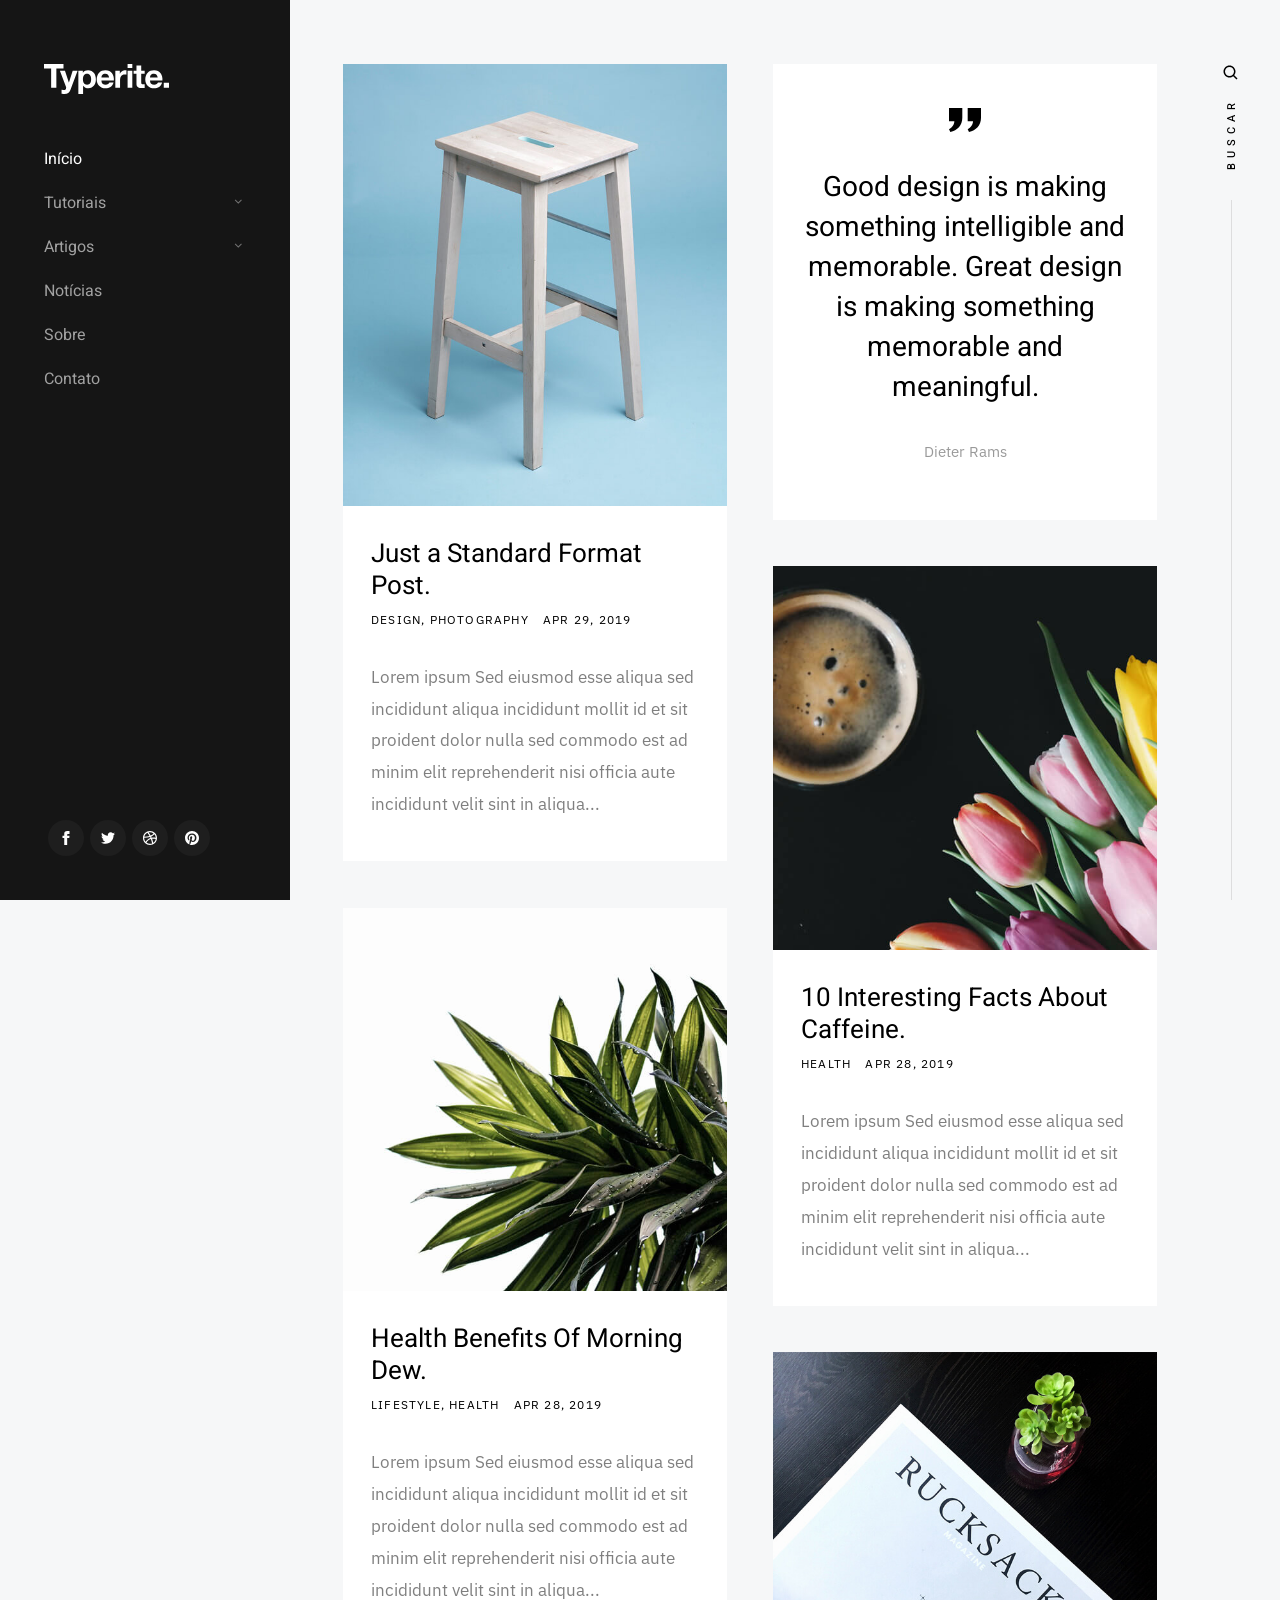
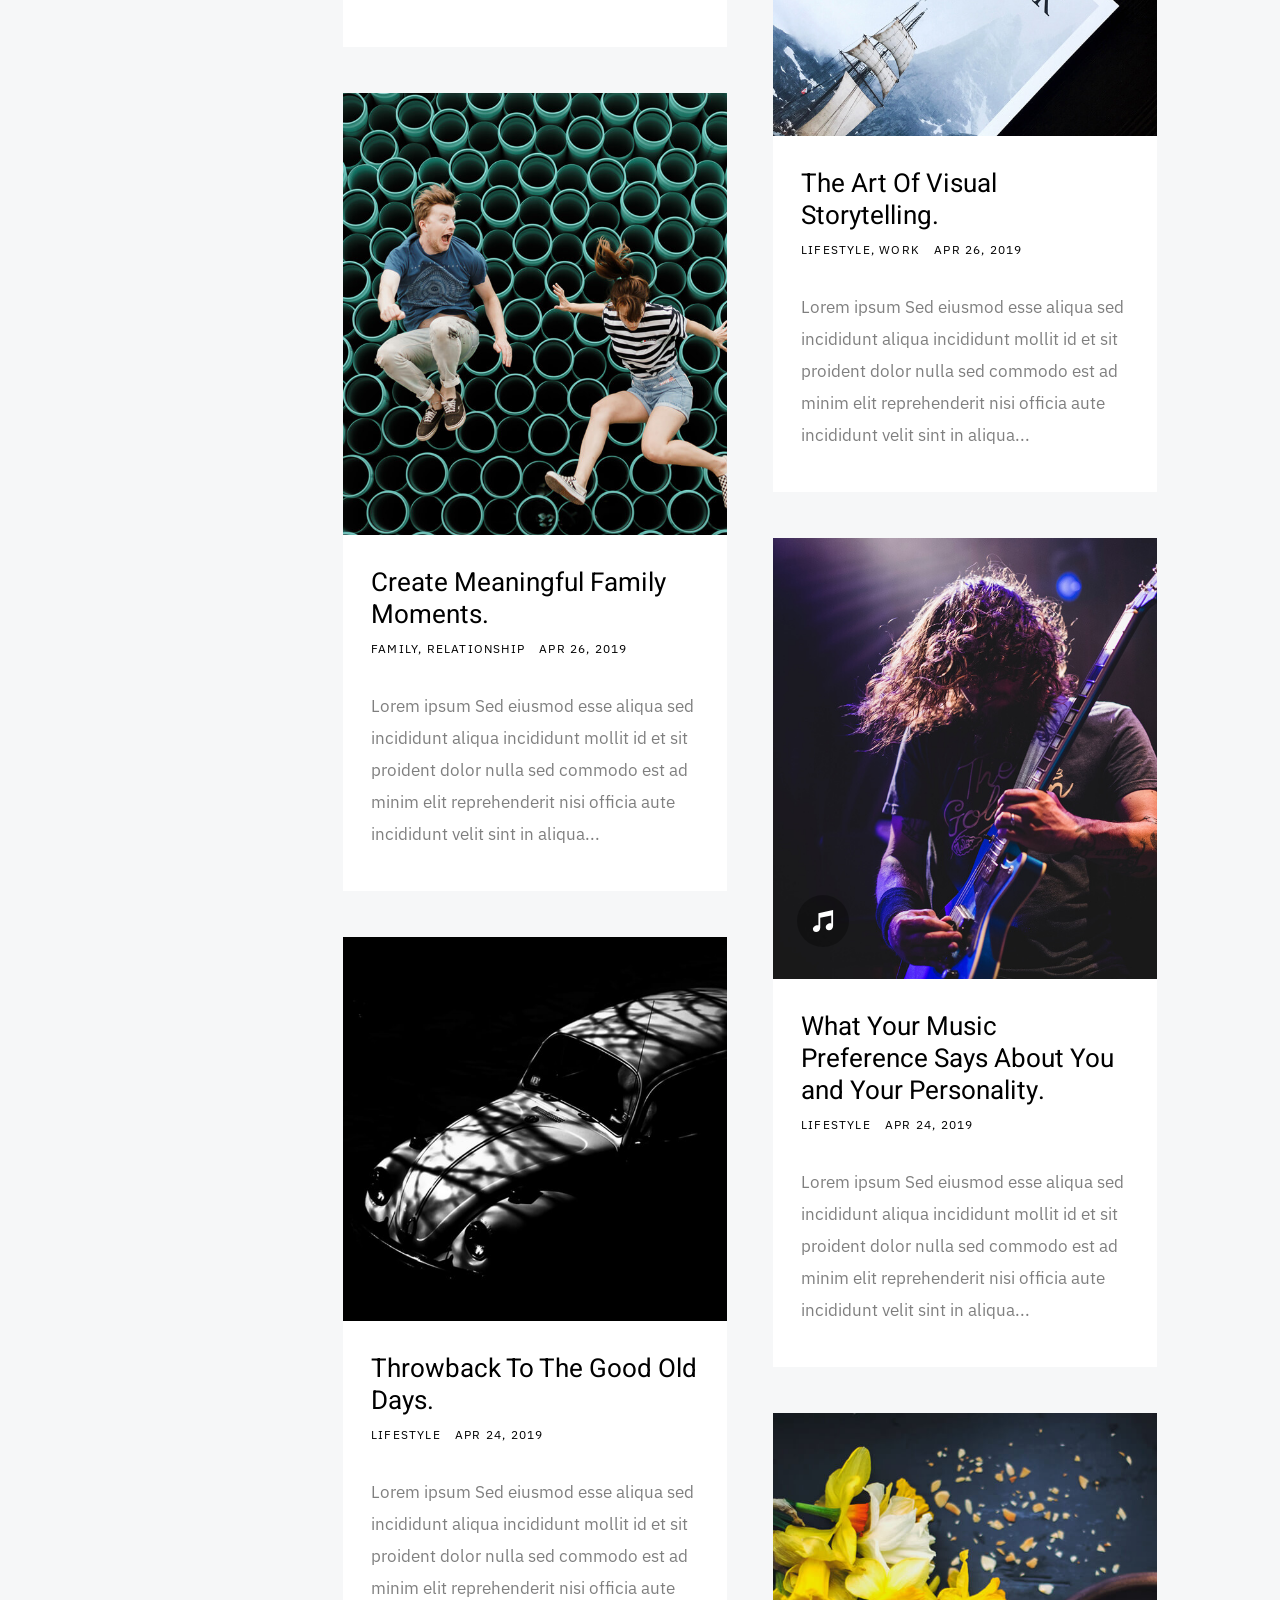
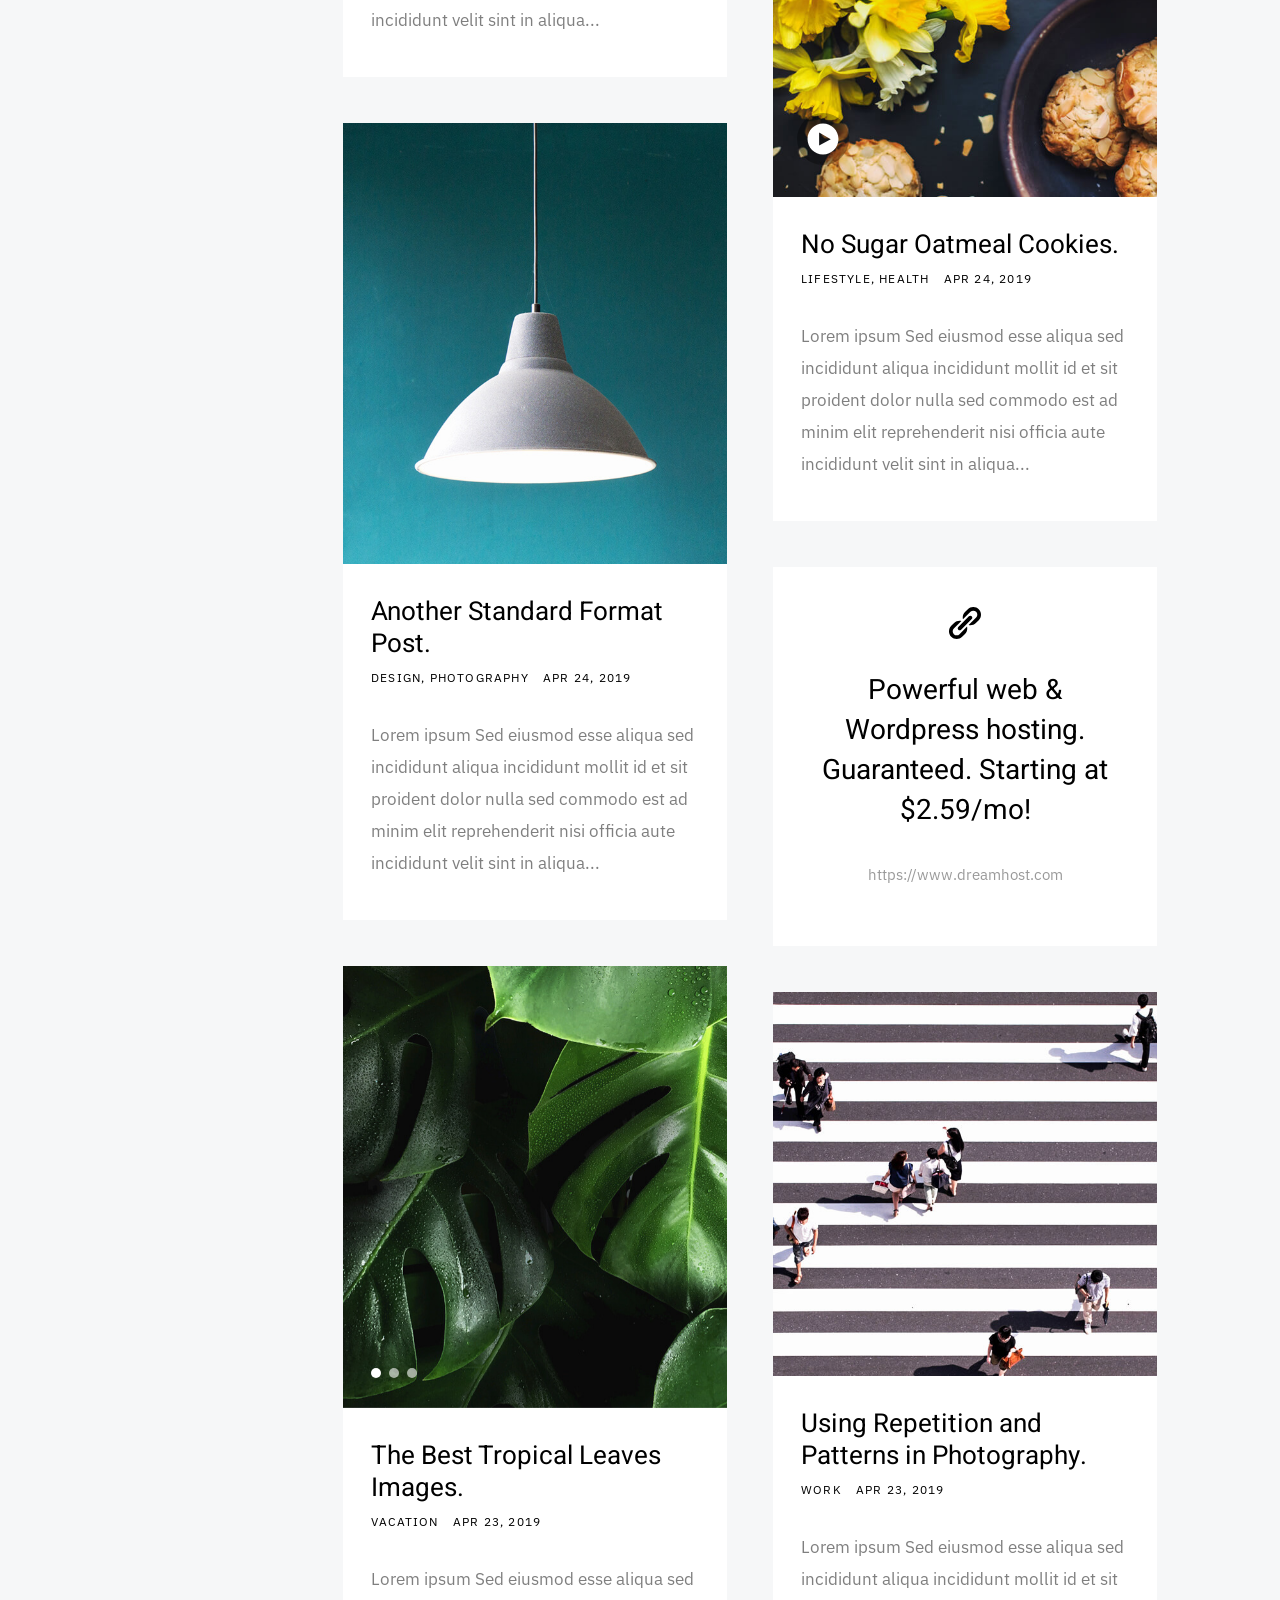
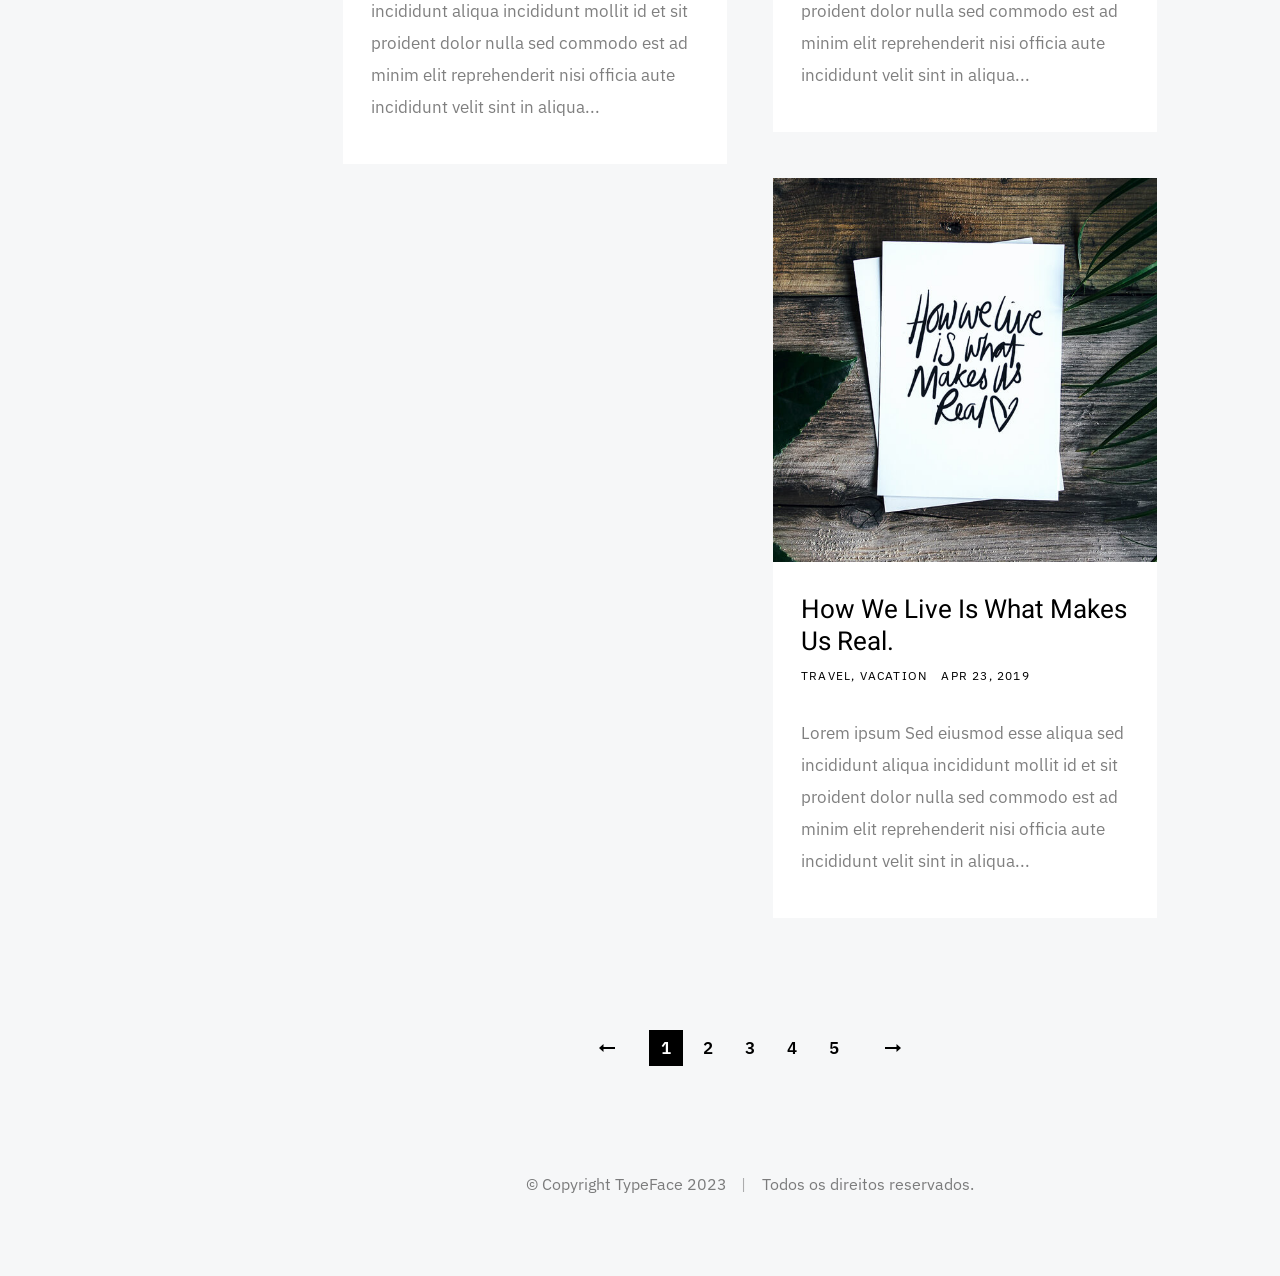
<file: index.html>
<!DOCTYPE html>
<html class="no-js" lang="pt-br">

  
<head>
  <!--- basic page needs
    ================================================== -->
  <meta charset="utf-8">
  <title>TypeFace - Explorando o Mundo da Computação</title>
  <meta name="description"
    content="Descubra o universo da computação com insights, tutoriais e notícias sobre tecnologia. Seja um entusiasta ou profissional de TI, nosso blog tem o conhecimento que você precisa!">
  <meta name="author" content="">

  <!-- mobile specific metas
    ================================================== -->
  <meta name="viewport" content="width=device-width, initial-scale=1">

  <!-- CSS
    ================================================== -->
  <link rel="stylesheet" href="css/base.css">
  <link rel="stylesheet" href="css/vendor.css">
  <link rel="stylesheet" href="css/main.css">

  <!-- script
    ================================================== -->
  <script src="js/modernizr.js"></script>

  <!-- favicons
    ================================================== -->
  <link rel="apple-touch-icon" sizes="180x180" href="images/favicon/apple-touch-icon.png">
  <link rel="icon" type="image/png" sizes="32x32" href="images/favicon/favicon-32x32.png">
  <link rel="icon" type="image/png" sizes="16x16" href="images/favicon/favicon-16x16.png">
  <link rel="manifest" href="site.webmanifest">
</head>

<body>
  <!-- preloader
    ================================================== -->
  <div id="preloader">
    <div id="loader" class="dots-fade">
      <div></div>
      <div></div>
      <div></div>
    </div>
  </div>

  <div id="top" class="s-wrap site-wrapper">
    <!-- site header
        ================================================== -->
    <header class="s-header">
      <div class="header__top">
        <div class="header__logo">
          <a class="site-logo" href="index.html">
            <img src="images/logo.svg" alt="Homepage">
          </a>
        </div>
      </div>
      <!-- end header__top -->

      <nav class="header__nav-wrap">
        <ul class="header__nav">
          <li class="current"><a href="index.html" title="">Início</a></li>
          <li class="has-children">
            <a href="#0" title="">Tutoriais</a>
            <ul class="sub-menu">
              <li><a href="#">DevOps</a></li>
              <li><a href="#">Front-end</a></li>
            </ul>
          </li>
          <li class="has-children">
            <a href="#0" title="">Artigos</a>
            <ul class="sub-menu">
              <li><a href="#">Programação</a></li>
              <li><a href="#">Inteligencia Artificial</a></li>
              <li><a href="#">Computação em Nuvem</a></li>
            </ul>
          </li>
          <li><a href="#" title="">Notícias</a></li>
          <li><a href="page-about.html" title="">Sobre</a></li>
          <li><a href="page-contact.html" title="">Contato</a></li>
        </ul>
        <!-- end header__nav -->

        <ul class="header__social">
          <li class="ss-facebook">
            <a href="#">
              <span class="screen-reader-text">Facebook</span>
            </a>
          </li>
          <li class="ss-twitter">
            <a href="#">
              <span class="screen-reader-text">Twitter</span>
            </a>
          </li>
          <li class="ss-dribbble">
            <a href="#">
              <span class="screen-reader-text">Dribbble</span>
            </a>
          </li>
          <li class="ss-pinterest">
            <a href="#">
              <span class="screen-reader-text">Behance</span>
            </a>
          </li>
        </ul>
      </nav>
      <!-- end header__nav-wrap -->

      <!-- menu toggle -->
      <a href="#0" class="header__menu-toggle">
        <span>Menu</span>
      </a>
    </header>
    <!-- end s-header -->

    <!-- search
        ================================================== -->
    <div class="s-search">
      <div class="search-block">
        <form role="search" method="get" class="search-form" action="#">
          <label>
            <span class="hide-content">Procurar:</span>
            <input type="search" class="search-field" placeholder="Digite paravras-chaves" value="" name="s"
              title="Digite paravras-chaves" autocomplete="off">
          </label>
          <input type="submit" class="search-submit" value="Search">
        </form>

        <a href="#0" title="Fechar pesquisa" class="search-close">Fechar</a>
      </div>
      <!-- end search-block -->

      <!-- search modal trigger -->
      <a href="#0" class="search-trigger" aria-label="Buscar">
        <svg xmlns="http://www.w3.org/2000/svg" width="24" height="24" viewBox="0 0 24 24"
          style="fill: rgba(0, 0, 0, 1); transform: ; -ms-filter: ">
          <path
            d="M10,18c1.846,0,3.543-0.635,4.897-1.688l4.396,4.396l1.414-1.414l-4.396-4.396C17.365,13.543,18,11.846,18,10 c0-4.411-3.589-8-8-8s-8,3.589-8,8S5.589,18,10,18z M10,4c3.309,0,6,2.691,6,6s-2.691,6-6,6s-6-2.691-6-6S6.691,4,10,4z">
          </path>
        </svg>
        <span>Buscar</span>
      </a>
      <span class="search-line"></span>
    </div>
    <!-- end s-search -->

    <!-- site content
        ================================================== -->
    <div class="s-content">
      <div class="masonry-wrap">
        <div class="masonry">
          <div class="grid-sizer"></div>

          <article class="masonry__brick entry format-standard animate-this">
            <div class="entry__thumb">
              <a href="single-standard.html" class="entry__thumb-link">
                <img src="images/thumbs/masonry/woodcraft-600.jpg" srcset="
                      images/thumbs/masonry/woodcraft-600.jpg  1x,
                      images/thumbs/masonry/woodcraft-1200.jpg 2x
                    " alt="">
              </a>
            </div>

            <div class="entry__text">
              <div class="entry__header">
                <h2 class="entry__title">
                  <a href="single-standard.html">Just a Standard Format Post.</a>
                </h2>
                <div class="entry__meta">
                  <span class="entry__meta-cat">
                    <a href="category.html">Design</a>
                    <a href="category.html">Photography</a>
                  </span>
                  <span class="entry__meta-date">
                    <a href="single-standard.html">Apr 29, 2019</a>
                  </span>
                </div>
              </div>
              <div class="entry__excerpt">
                <p>
                  Lorem ipsum Sed eiusmod esse aliqua sed incididunt aliqua
                  incididunt mollit id et sit proident dolor nulla sed commodo
                  est ad minim elit reprehenderit nisi officia aute incididunt
                  velit sint in aliqua...
                </p>
              </div>
            </div>
          </article>
          <!-- end article -->

          <article class="masonry__brick entry format-quote animate-this">
            <div class="entry__thumb">
              <blockquote>
                <p>
                  Good design is making something intelligible and memorable.
                  Great design is making something memorable and meaningful.
                </p>

                <cite>Dieter Rams</cite>
              </blockquote>
            </div>
          </article>
          <!-- end article -->

          <article class="masonry__brick entry format-standard animate-this">
            <div class="entry__thumb">
              <a href="single-standard.html" class="entry__thumb-link">
                <img src="images/thumbs/masonry/tulips-600.jpg" srcset="
                      images/thumbs/masonry/tulips-600.jpg  1x,
                      images/thumbs/masonry/tulips-1200.jpg 2x
                    " alt="">
              </a>
            </div>

            <div class="entry__text">
              <div class="entry__header">
                <h2 class="entry__title">
                  <a href="single-standard.html">10 Interesting Facts About Caffeine.</a>
                </h2>
                <div class="entry__meta">
                  <span class="entry__meta-cat">
                    <a href="category.html">Health</a>
                  </span>
                  <span class="entry__meta-date">
                    <a href="single-standard.html">Apr 28, 2019</a>
                  </span>
                </div>
              </div>
              <div class="entry__excerpt">
                <p>
                  Lorem ipsum Sed eiusmod esse aliqua sed incididunt aliqua
                  incididunt mollit id et sit proident dolor nulla sed commodo
                  est ad minim elit reprehenderit nisi officia aute incididunt
                  velit sint in aliqua...
                </p>
              </div>
            </div>
          </article>
          <!-- end article -->

          <article class="masonry__brick entry format-standard animate-this">
            <div class="entry__thumb">
              <a href="single-standard.html" class="entry__thumb-link">
                <img src="images/thumbs/masonry/dew-600.jpg" srcset="
                      images/thumbs/masonry/dew-600.jpg  1x,
                      images/thumbs/masonry/dew-1200.jpg 2x
                    " alt="">
              </a>
            </div>

            <div class="entry__text">
              <div class="entry__header">
                <h2 class="entry__title">
                  <a href="single-standard.html">Health Benefits Of Morning Dew.</a>
                </h2>
                <div class="entry__meta">
                  <span class="entry__meta-cat">
                    <a href="category.html">Lifestyle</a>
                    <a href="category.html">Health</a>
                  </span>
                  <span class="entry__meta-date">
                    <a href="single-standard.html">Apr 28, 2019</a>
                  </span>
                </div>
              </div>
              <div class="entry__excerpt">
                <p>
                  Lorem ipsum Sed eiusmod esse aliqua sed incididunt aliqua
                  incididunt mollit id et sit proident dolor nulla sed commodo
                  est ad minim elit reprehenderit nisi officia aute incididunt
                  velit sint in aliqua...
                </p>
              </div>
            </div>
          </article>
          <!-- end article -->

          <article class="masonry__brick entry format-standard animate-this">
            <div class="entry__thumb">
              <a href="single-standard.html" class="entry__thumb-link">
                <img src="images/thumbs/masonry/rucksack-600.jpg" srcset="
                      images/thumbs/masonry/rucksack-600.jpg  1x,
                      images/thumbs/masonry/rucksack-1200.jpg 2x
                    " alt="">
              </a>
            </div>

            <div class="entry__text">
              <div class="entry__header">
                <h2 class="entry__title">
                  <a href="single-standard.html">The Art Of Visual Storytelling.</a>
                </h2>

                <div class="entry__meta">
                  <span class="entry__meta-cat">
                    <a href="category.html">Lifestyle</a>
                    <a href="category.html">Work</a>
                  </span>
                  <span class="entry__meta-date">
                    <a href="single-standard.html">Apr 26, 2019</a>
                  </span>
                </div>
              </div>
              <div class="entry__excerpt">
                <p>
                  Lorem ipsum Sed eiusmod esse aliqua sed incididunt aliqua
                  incididunt mollit id et sit proident dolor nulla sed commodo
                  est ad minim elit reprehenderit nisi officia aute incididunt
                  velit sint in aliqua...
                </p>
              </div>
            </div>
          </article>
          <!-- end article -->

          <article class="masonry__brick entry format-standard animate-this">
            <div class="entry__thumb">
              <a href="single-standard.html" class="entry__thumb-link">
                <img src="images/thumbs/masonry/jump-600.jpg" srcset="
                      images/thumbs/masonry/jump-600.jpg  1x,
                      images/thumbs/masonry/jump-1200.jpg 2x
                    " alt="">
              </a>
            </div>

            <div class="entry__text">
              <div class="entry__header">
                <h2 class="entry__title">
                  <a href="single-standard.html">Create Meaningful Family Moments.</a>
                </h2>
                <div class="entry__meta">
                  <span class="entry__meta-cat">
                    <a href="category.html">Family</a>
                    <a href="category.html">Relationship</a>
                  </span>
                  <span class="entry__meta-date">
                    <a href="single-standard.html">Apr 26, 2019</a>
                  </span>
                </div>
              </div>
              <div class="entry__excerpt">
                <p>
                  Lorem ipsum Sed eiusmod esse aliqua sed incididunt aliqua
                  incididunt mollit id et sit proident dolor nulla sed commodo
                  est ad minim elit reprehenderit nisi officia aute incididunt
                  velit sint in aliqua...
                </p>
              </div>
            </div>
          </article>
          <!-- end article -->

          <article class="masonry__brick entry format-audio animate-this">
            <div class="entry__thumb">
              <a href="single-audio.html" class="entry__thumb-link">
                <img src="images/thumbs/masonry/guitarist-600.jpg" srcset="
                      images/thumbs/masonry/guitarist-600.jpg  1x,
                      images/thumbs/masonry/guitarist-1200.jpg 2x
                    " alt="">
              </a>
            </div>

            <div class="entry__text">
              <div class="entry__header">
                <h2 class="entry__title">
                  <a href="single-audio.html">What Your Music Preference Says About You and Your
                    Personality.</a>
                </h2>
                <div class="entry__meta">
                  <span class="entry__meta-cat">
                    <a href="category.html">Lifestyle</a>
                  </span>
                  <span class="entry__meta-date">
                    <a href="single-standard.html">Apr 24, 2019</a>
                  </span>
                </div>
              </div>
              <div class="entry__excerpt">
                <p>
                  Lorem ipsum Sed eiusmod esse aliqua sed incididunt aliqua
                  incididunt mollit id et sit proident dolor nulla sed commodo
                  est ad minim elit reprehenderit nisi officia aute incididunt
                  velit sint in aliqua...
                </p>
              </div>
            </div>
          </article>
          <!-- end article -->

          <article class="masonry__brick entry format-standard animate-this">
            <div class="entry__thumb">
              <a href="single-standard.html" class="entry__thumb-link">
                <img src="images/thumbs/masonry/beetle-600.jpg" srcset="
                      images/thumbs/masonry/beetle-600.jpg  1x,
                      images/thumbs/masonry/beetle-1200.jpg 2x
                    " alt="">
              </a>
            </div>

            <div class="entry__text">
              <div class="entry__header">
                <h2 class="entry__title">
                  <a href="single-standard.html">Throwback To The Good Old Days.</a>
                </h2>
                <div class="entry__meta">
                  <span class="entry__meta-cat">
                    <a href="category.html">Lifestyle</a>
                  </span>
                  <span class="entry__meta-date">
                    <a href="single-standard.html">Apr 24, 2019</a>
                  </span>
                </div>
              </div>
              <div class="entry__excerpt">
                <p>
                  Lorem ipsum Sed eiusmod esse aliqua sed incididunt aliqua
                  incididunt mollit id et sit proident dolor nulla sed commodo
                  est ad minim elit reprehenderit nisi officia aute incididunt
                  velit sint in aliqua...
                </p>
              </div>
            </div>
          </article>
          <!-- end article -->

          <article class="masonry__brick entry format-video animate-this">
            <div class="entry__thumb video-image">
              <a href="https://player.vimeo.com/video/117310401?color=339989&title=0&byline=0&portrait=0" data-lity
                class="entry__thumb-link">
                <img src="images/thumbs/masonry/cookies-600.jpg" srcset="
                      images/thumbs/masonry/cookies-600.jpg  1x,
                      images/thumbs/masonry/cookies-1200.jpg 2x
                    " alt="">
              </a>
            </div>

            <div class="entry__text">
              <div class="entry__header">
                <h2 class="entry__title">
                  <a href="single-video.html">No Sugar Oatmeal Cookies.</a>
                </h2>
                <div class="entry__meta">
                  <span class="entry__meta-cat">
                    <a href="category.html">Lifestyle</a>
                    <a href="category.html">Health</a>
                  </span>
                  <span class="entry__meta-date">
                    <a href="single-standard.html">Apr 24, 2019</a>
                  </span>
                </div>
              </div>
              <div class="entry__excerpt">
                <p>
                  Lorem ipsum Sed eiusmod esse aliqua sed incididunt aliqua
                  incididunt mollit id et sit proident dolor nulla sed commodo
                  est ad minim elit reprehenderit nisi officia aute incididunt
                  velit sint in aliqua...
                </p>
              </div>
            </div>
          </article>
          <!-- end article -->

          <article class="masonry__brick entry format-standard animate-this">
            <div class="entry__thumb">
              <a href="single-standard.html" class="entry__thumb-link">
                <img src="images/thumbs/masonry/lamp-600.jpg" srcset="
                      images/thumbs/masonry/lamp-600.jpg  1x,
                      images/thumbs/masonry/lamp-1200.jpg 2x
                    " alt="">
              </a>
            </div>

            <div class="entry__text">
              <div class="entry__header">
                <h2 class="entry__title">
                  <a href="single-standard.html">Another Standard Format Post.</a>
                </h2>
                <div class="entry__meta">
                  <span class="entry__meta-cat">
                    <a href="category.html">Design</a>
                    <a href="category.html">Photography</a>
                  </span>
                  <span class="entry__meta-date">
                    <a href="single-standard.html">Apr 24, 2019</a>
                  </span>
                </div>
              </div>
              <div class="entry__excerpt">
                <p>
                  Lorem ipsum Sed eiusmod esse aliqua sed incididunt aliqua
                  incididunt mollit id et sit proident dolor nulla sed commodo
                  est ad minim elit reprehenderit nisi officia aute incididunt
                  velit sint in aliqua...
                </p>
              </div>
            </div>
          </article>
          <!-- end article -->

          <article class="masonry__brick entry format-link animate-this">
            <div class="entry__thumb">
              <div class="link-wrap">
                <h2>
                  Powerful web & Wordpress hosting. Guaranteed. Starting at
                  $2.59/mo!
                </h2>
                <cite>
                  <a target="_blank" href="https://www.dreamhost.com/r.cgi?287326">https://www.dreamhost.com</a>
                </cite>
              </div>
            </div>
          </article>
          <!-- end article -->

          <article class="masonry__brick entry format-gallery animate-this">
            <div class="entry__thumb slider">
              <div class="slider__slides">
                <div class="slider__slide">
                  <img src="images/thumbs/masonry/gallery/slide-1-600.jpg" srcset="
                        images/thumbs/masonry/gallery/slide-1-600.jpg  1x,
                        images/thumbs/masonry/gallery/slide-1-1200.jpg 2x
                      " alt="">
                </div>
                <div class="slider__slide">
                  <img src="images/thumbs/masonry/gallery/slide-2-600.jpg" srcset="
                        images/thumbs/masonry/gallery/slide-2-600.jpg  1x,
                        images/thumbs/masonry/gallery/slide-2-1200.jpg 2x
                      " alt="">
                </div>
                <div class="slider__slide">
                  <img src="images/thumbs/masonry/gallery/slide-3-600.jpg" srcset="
                        images/thumbs/masonry/gallery/slide-3-600.jpg  1x,
                        images/thumbs/masonry/gallery/slide-3-1200.jpg 2x
                      " alt="">
                </div>
              </div>
            </div>

            <div class="entry__text">
              <div class="entry__header">
                <h2 class="entry__title">
                  <a href="single-gallery.html">The Best Tropical Leaves Images.</a>
                </h2>
                <div class="entry__meta">
                  <span class="entry__meta-cat">
                    <a href="category.html">Vacation</a>
                  </span>
                  <span class="entry__meta-date">
                    <a href="single-standard.html">Apr 23, 2019</a>
                  </span>
                </div>
              </div>
              <div class="entry__excerpt">
                <p>
                  Lorem ipsum Sed eiusmod esse aliqua sed incididunt aliqua
                  incididunt mollit id et sit proident dolor nulla sed commodo
                  est ad minim elit reprehenderit nisi officia aute incididunt
                  velit sint in aliqua...
                </p>
              </div>
            </div>
          </article>
          <!-- end article -->

          <article class="masonry__brick entry format-standard animate-this">
            <div class="entry__thumb">
              <a href="single-standard.html" class="entry__thumb-link">
                <img src="images/thumbs/masonry/walk-600.jpg" srcset="
                      images/thumbs/masonry/walk-600.jpg  1x,
                      images/thumbs/masonry/walk-1200.jpg 2x
                    " alt="">
              </a>
            </div>

            <div class="entry__text">
              <div class="entry__header">
                <h2 class="entry__title">
                  <a href="single-standard.html">Using Repetition and Patterns in Photography.</a>
                </h2>
                <div class="entry__meta">
                  <span class="entry__meta-cat">
                    <a href="category.html">Work</a>
                  </span>
                  <span class="entry__meta-date">
                    <a href="single-standard.html">Apr 23, 2019</a>
                  </span>
                </div>
              </div>
              <div class="entry__excerpt">
                <p>
                  Lorem ipsum Sed eiusmod esse aliqua sed incididunt aliqua
                  incididunt mollit id et sit proident dolor nulla sed commodo
                  est ad minim elit reprehenderit nisi officia aute incididunt
                  velit sint in aliqua...
                </p>
              </div>
            </div>
          </article>
          <!-- end article -->

          <article class="masonry__brick entry format-standard animate-this">
            <div class="entry__thumb">
              <a href="single-standard.html" class="entry__thumb-link">
                <img src="images/thumbs/masonry/real-600.jpg" srcset="
                      images/thumbs/masonry/real-600.jpg  1x,
                      images/thumbs/masonry/real-1200.jpg 2x
                    " alt="">
              </a>
            </div>

            <div class="entry__text">
              <div class="entry__header">
                <h2 class="entry__title">
                  <a href="single-standard.html">How We Live Is What Makes Us Real.</a>
                </h2>
                <div class="entry__meta">
                  <span class="entry__meta-cat">
                    <a href="category.html">Travel</a>
                    <a href="category.html">Vacation</a>
                  </span>
                  <span class="entry__meta-date">
                    <a href="single-standard.html">Apr 23, 2019</a>
                  </span>
                </div>
              </div>
              <div class="entry__excerpt">
                <p>
                  Lorem ipsum Sed eiusmod esse aliqua sed incididunt aliqua
                  incididunt mollit id et sit proident dolor nulla sed commodo
                  est ad minim elit reprehenderit nisi officia aute incididunt
                  velit sint in aliqua...
                </p>
              </div>
            </div>
          </article>
          <!-- end article -->
        </div>
        <!-- end masonry -->
      </div>
      <!-- end masonry-wrap -->

      <div class="row">
        <div class="column large-full">
          <nav class="pgn">
            <ul>
              <li><a class="pgn__prev" href="#0">Prev</a></li>
              <li><a class="pgn__num current" href="#0">1</a></li>
              <li><span class="pgn__num">2</span></li>
              <li><a class="pgn__num" href="#0">3</a></li>
              <li><a class="pgn__num" href="#0">4</a></li>
              <li><a class="pgn__num" href="#0">5</a></li>
              <!--  <li><span class="pgn__num dots">…</span></li>  -->
              <li><a class="pgn__next" href="#0">Next</a></li>
            </ul>
          </nav>
        </div>
      </div>
    </div>
    <!-- end s-content -->

    <!-- footer
        ================================================== -->
    <footer class="s-footer">
      <div class="row">
        <div class="column large-full footer__content">
          <div class="footer__copyright">
            <span>© Copyright TypeFace 2023</span>
            <span>Todos os direitos reservados.</span>
          </div>
        </div>
      </div>

      <div class="go-top">
        <a class="smoothscroll" title="Back to Top" href="#top"></a>
      </div>
    </footer>
  </div>
  <!-- end s-wrap -->

  <!-- Java Script
    ================================================== -->
  <script src="js/jquery-3.2.1.min.js"></script>
  <script src="js/plugins.js"></script>
  <script src="js/main.js"></script>
</body>

</html>
</file>
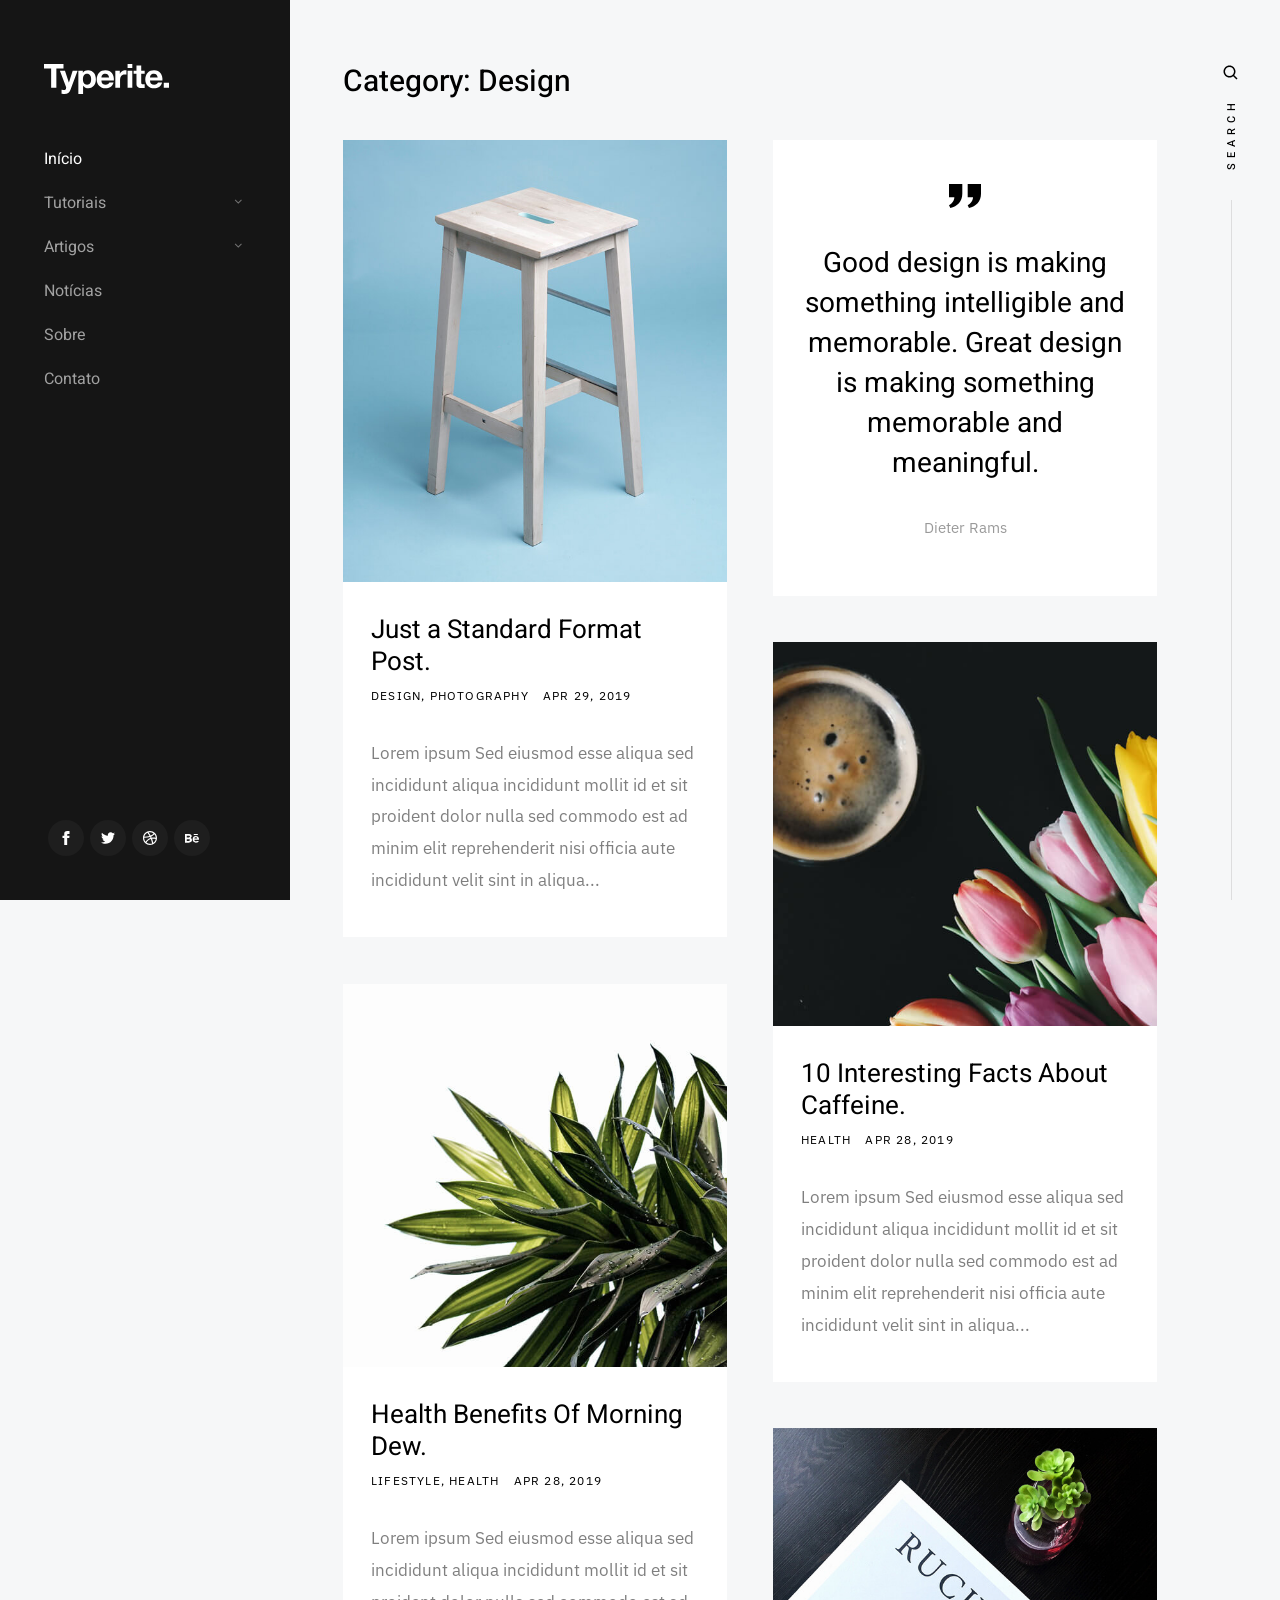
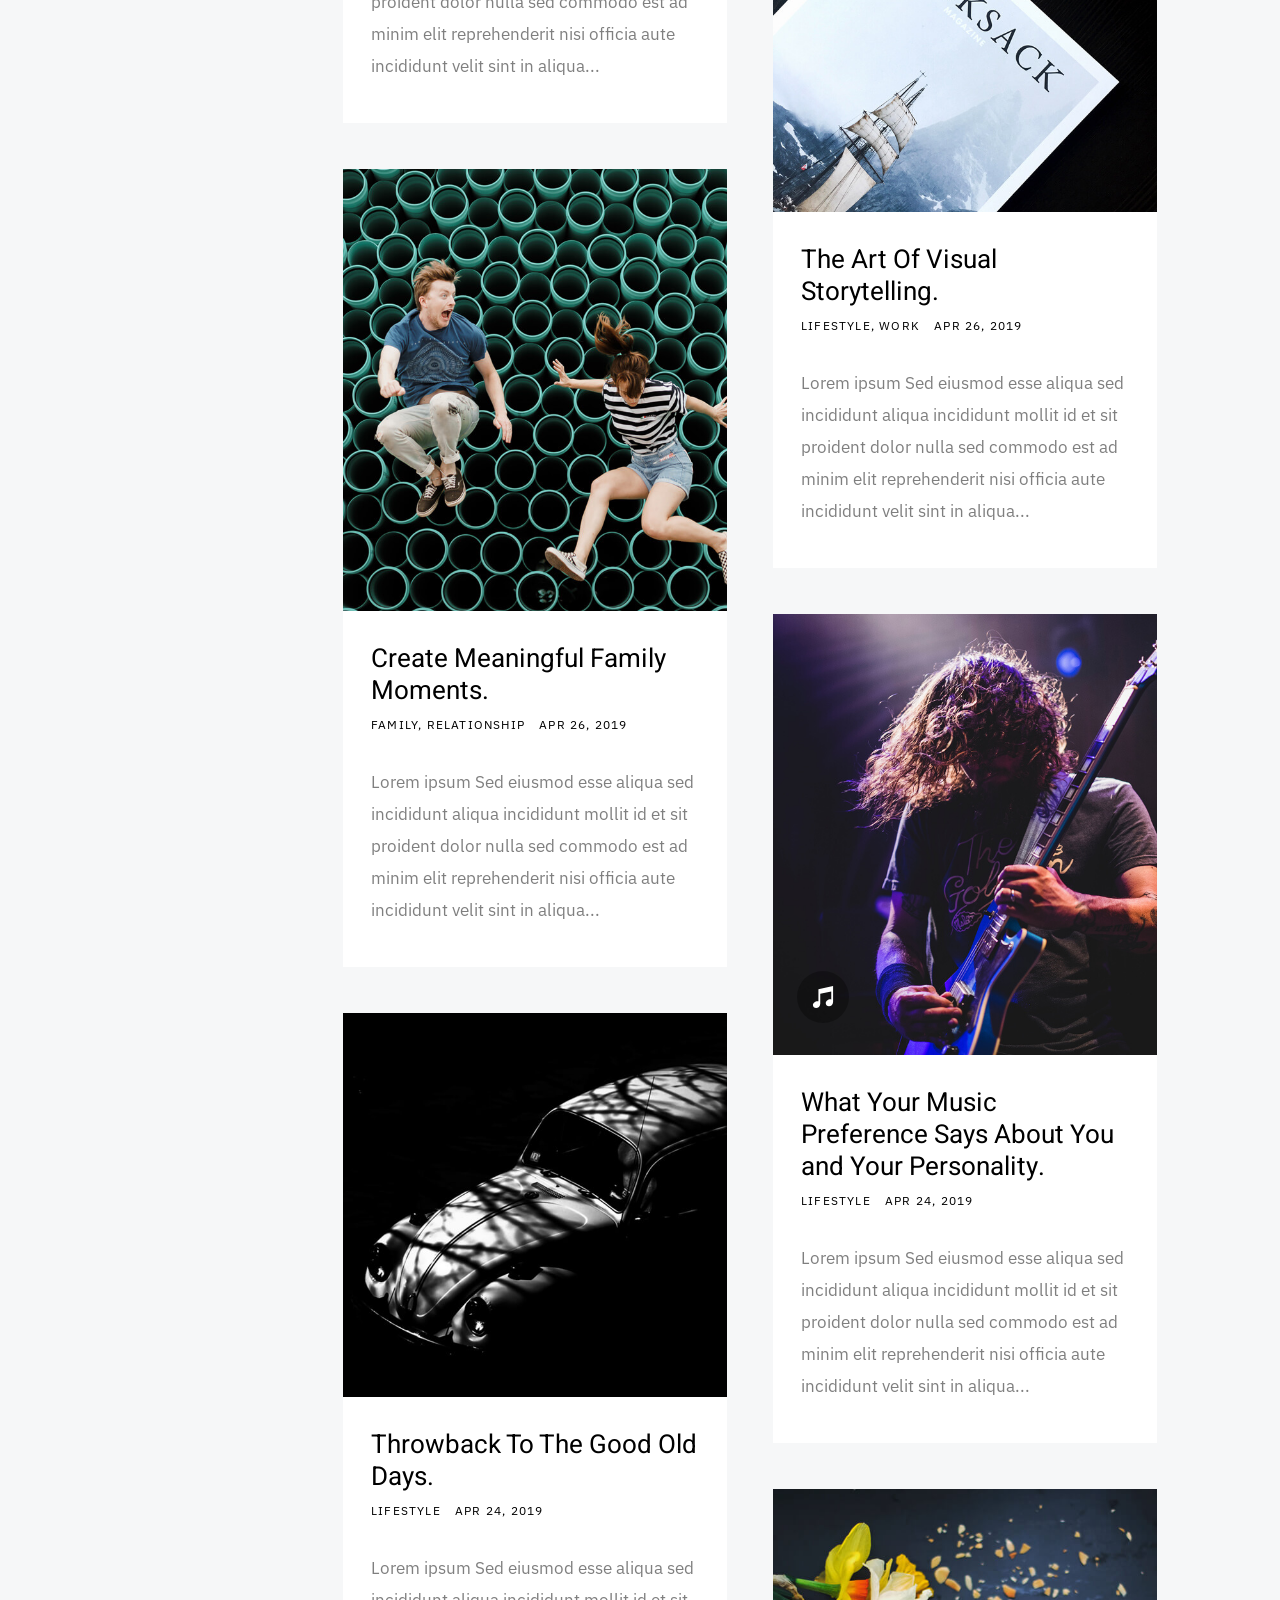
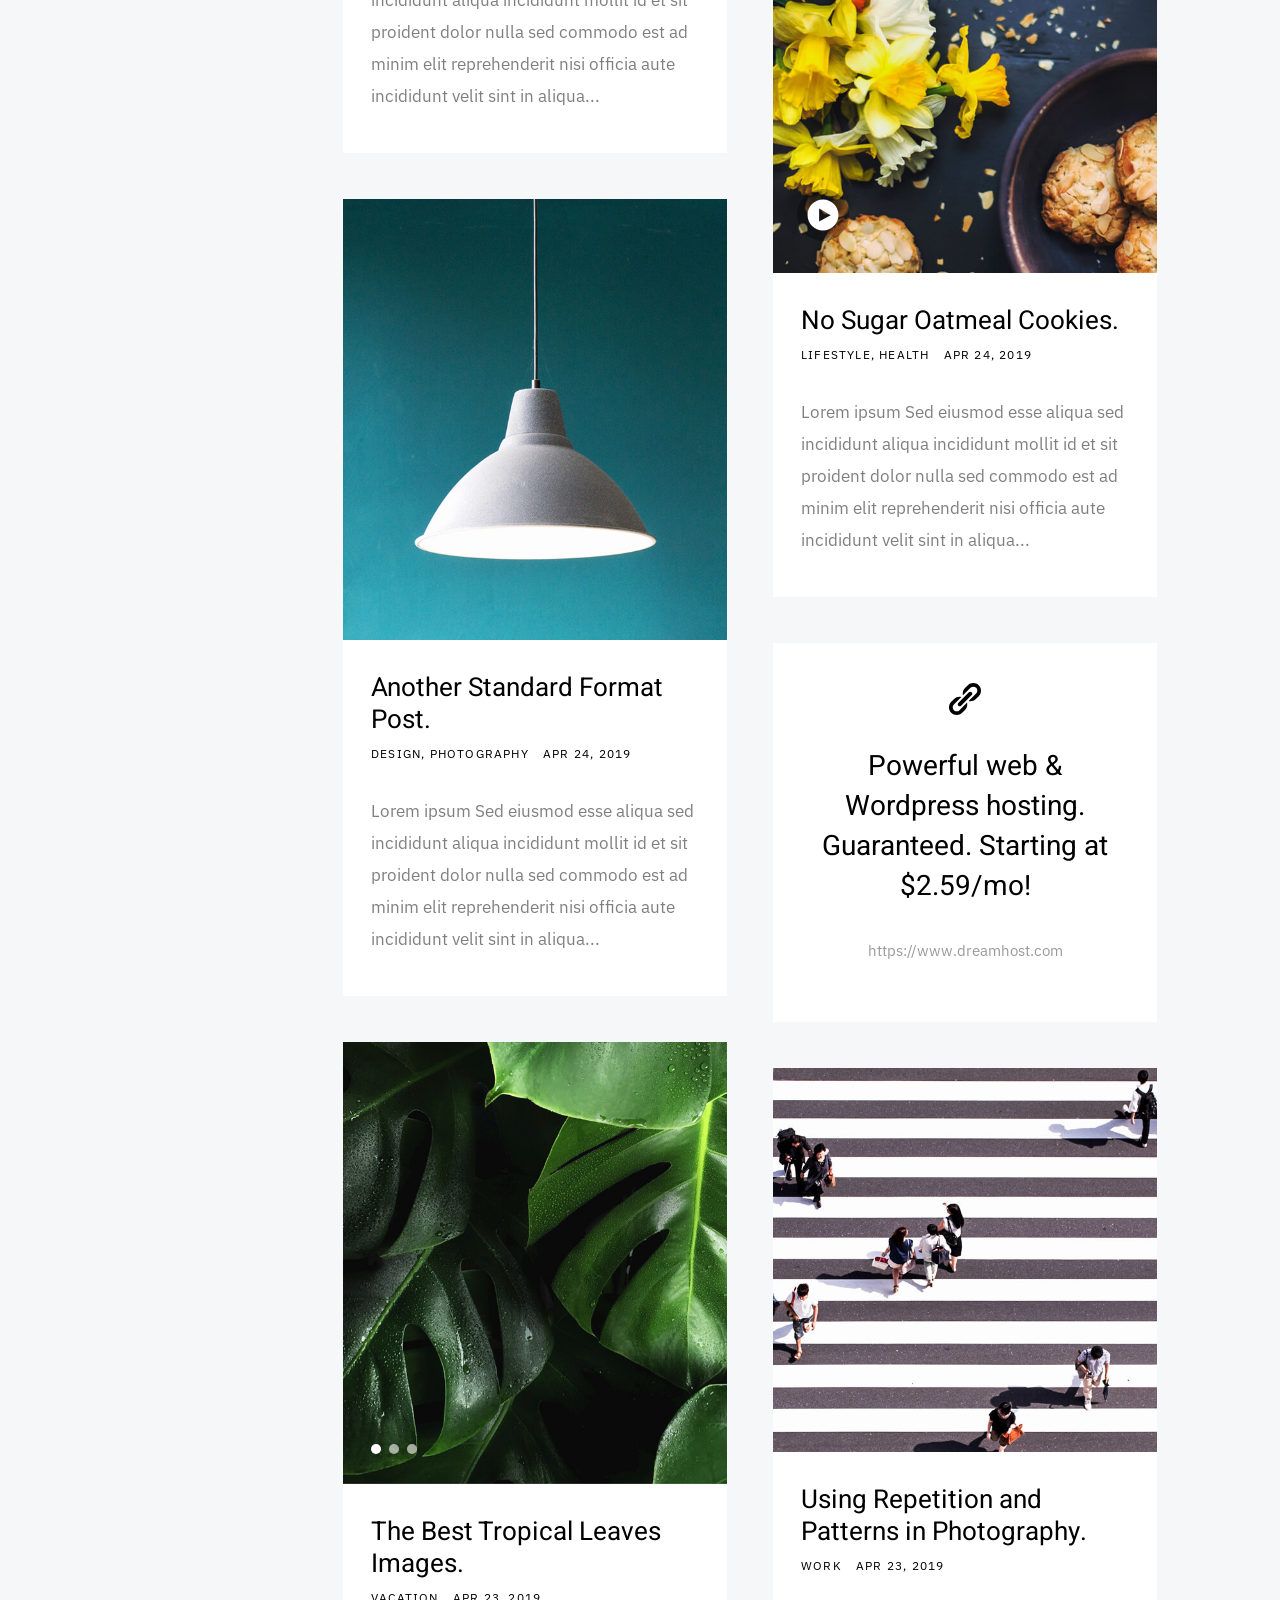
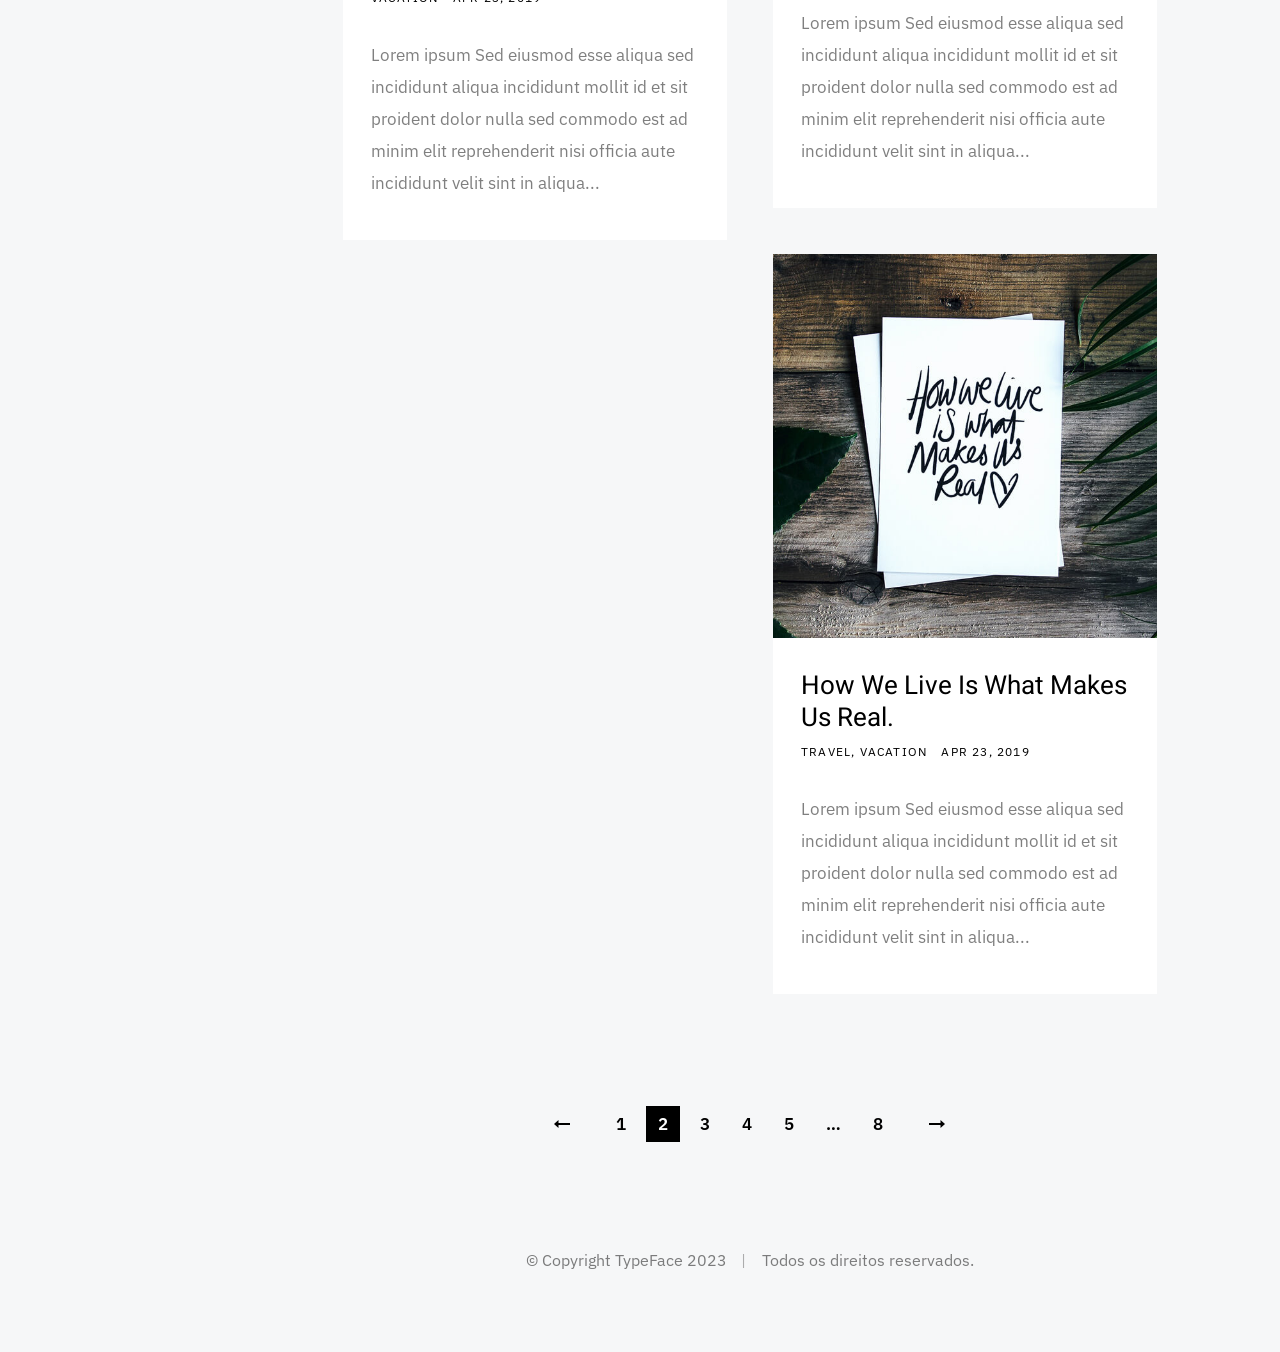
<file: category.html>
<!DOCTYPE html>
<html class="no-js" lang="pt-br">

<head>
  <!--- basic page needs
    ================================================== -->
  <meta charset="utf-8">
  <title>Categories - TypeFace</title>
  <meta name="description" content="">
  <meta name="author" content="">

  <!-- mobile specific metas
    ================================================== -->
  <meta name="viewport" content="width=device-width, initial-scale=1">

  <!-- CSS
    ================================================== -->
  <link rel="stylesheet" href="css/base.css">
  <link rel="stylesheet" href="css/vendor.css">
  <link rel="stylesheet" href="css/main.css">

  <!-- script
    ================================================== -->
  <script src="js/modernizr.js"></script>

  <!-- favicons
    ================================================== -->
  <link rel="apple-touch-icon" sizes="180x180" href="images/favicon/apple-touch-icon.png">
  <link rel="icon" type="image/png" sizes="32x32" href="images/favicon/favicon-32x32.png">
  <link rel="icon" type="image/png" sizes="16x16" href="images/favicon/favicon-16x16.png">
  <link rel="manifest" href="site.webmanifest">
</head>

<body>
  <!-- preloader
    ================================================== -->
  <div id="preloader">
    <div id="loader" class="dots-fade">
      <div></div>
      <div></div>
      <div></div>
    </div>
  </div>

  <div id="top" class="s-wrap site-wrapper">
    <!-- site header
        ================================================== -->
    <header class="s-header">
      <div class="header__top">
        <div class="header__logo">
          <a class="site-logo" href="index.html">
            <img src="images/logo.svg" alt="Homepage">
          </a>
        </div>
      </div>
      <!-- end header__top -->

      <nav class="header__nav-wrap">
        <ul class="header__nav">
          <li class="current"><a href="index.html" title="">Início</a></li>
          <li class="has-children">
            <a href="#0" title="">Tutoriais</a>
            <ul class="sub-menu">
              <li><a href="#">DevOps</a></li>
              <li><a href="#">Front-end</a></li>
            </ul>
          </li>
          <li class="has-children">
            <a href="#0" title="">Artigos</a>
            <ul class="sub-menu">
              <li><a href="#">Programação</a></li>
              <li><a href="#">Inteligencia Artificial</a></li>
              <li><a href="#">Computação em Nuvem</a></li>
            </ul>
          </li>
          <li><a href="#" title="">Notícias</a></li>
          <li><a href="page-about.html" title="">Sobre</a></li>
          <li><a href="page-contact.html" title="">Contato</a></li>
        </ul>
        <!-- end header__nav -->

        <ul class="header__social">
          <li class="ss-facebook">
            <a href="https://facebook.com/">
              <span class="screen-reader-text">Facebook</span>
            </a>
          </li>
          <li class="ss-twitter">
            <a href="#0">
              <span class="screen-reader-text">Twitter</span>
            </a>
          </li>
          <li class="ss-dribbble">
            <a href="#0">
              <span class="screen-reader-text">Instagram</span>
            </a>
          </li>
          <li class="ss-behance">
            <a href="#0">
              <span class="screen-reader-text">Behance</span>
            </a>
          </li>
        </ul>
      </nav>
      <!-- end header__nav-wrap -->

      <!-- menu toggle -->
      <a href="#0" class="header__menu-toggle">
        <span>Menu</span>
      </a>
    </header>
    <!-- end s-header -->

    <!-- search
        ================================================== -->
    <div class="s-search">
      <div class="search-block">
        <form role="search" method="get" class="search-form" action="#">
          <label>
            <span class="hide-content">Search for:</span>
            <input type="search" class="search-field" placeholder="Type Keywords" value="" name="s" title="Search for:"
              autocomplete="off">
          </label>
          <input type="submit" class="search-submit" value="Search">
        </form>

        <a href="#0" title="Close Search" class="search-close">Close</a>
      </div>
      <!-- end search-block -->

      <!-- search modal trigger -->
      <a href="#0" class="search-trigger">
        <svg xmlns="http://www.w3.org/2000/svg" width="24" height="24" viewBox="0 0 24 24"
          style="fill: rgba(0, 0, 0, 1); transform: ; -ms-filter: ">
          <path
            d="M10,18c1.846,0,3.543-0.635,4.897-1.688l4.396,4.396l1.414-1.414l-4.396-4.396C17.365,13.543,18,11.846,18,10 c0-4.411-3.589-8-8-8s-8,3.589-8,8S5.589,18,10,18z M10,4c3.309,0,6,2.691,6,6s-2.691,6-6,6s-6-2.691-6-6S6.691,4,10,4z">
          </path>
        </svg>
        <span>Search</span>
      </a>
      <span class="search-line"></span>
    </div>
    <!-- end s-search -->

    <!-- site content
        ================================================== -->
    <div class="s-content">
      <header class="listing-header">
        <h1 class="h2">Category: Design</h1>
      </header>

      <div class="masonry-wrap">
        <div class="masonry">
          <div class="grid-sizer"></div>

          <article class="masonry__brick entry format-standard animate-this">
            <div class="entry__thumb">
              <a href="single-standard.html" class="entry__thumb-link">
                <img src="images/thumbs/masonry/woodcraft-600.jpg" srcset="
                      images/thumbs/masonry/woodcraft-600.jpg  1x,
                      images/thumbs/masonry/woodcraft-1200.jpg 2x
                    " alt="">
              </a>
            </div>

            <div class="entry__text">
              <div class="entry__header">
                <h2 class="entry__title">
                  <a href="single-standard.html">Just a Standard Format Post.</a>
                </h2>
                <div class="entry__meta">
                  <span class="entry__meta-cat">
                    <a href="category.html">Design</a>
                    <a href="category.html">Photography</a>
                  </span>
                  <span class="entry__meta-date">
                    <a href="single-standard.html">Apr 29, 2019</a>
                  </span>
                </div>
              </div>
              <div class="entry__excerpt">
                <p>
                  Lorem ipsum Sed eiusmod esse aliqua sed incididunt aliqua
                  incididunt mollit id et sit proident dolor nulla sed commodo
                  est ad minim elit reprehenderit nisi officia aute incididunt
                  velit sint in aliqua...
                </p>
              </div>
            </div>
          </article>
          <!-- end article -->

          <article class="masonry__brick entry format-quote animate-this">
            <div class="entry__thumb">
              <blockquote>
                <p>
                  Good design is making something intelligible and memorable.
                  Great design is making something memorable and meaningful.
                </p>

                <cite>Dieter Rams</cite>
              </blockquote>
            </div>
          </article>
          <!-- end article -->

          <article class="masonry__brick entry format-standard animate-this">
            <div class="entry__thumb">
              <a href="single-standard.html" class="entry__thumb-link">
                <img src="images/thumbs/masonry/tulips-600.jpg" srcset="
                      images/thumbs/masonry/tulips-600.jpg  1x,
                      images/thumbs/masonry/tulips-1200.jpg 2x
                    " alt="">
              </a>
            </div>

            <div class="entry__text">
              <div class="entry__header">
                <h2 class="entry__title">
                  <a href="single-standard.html">10 Interesting Facts About Caffeine.</a>
                </h2>
                <div class="entry__meta">
                  <span class="entry__meta-cat">
                    <a href="category.html">Health</a>
                  </span>
                  <span class="entry__meta-date">
                    <a href="single-standard.html">Apr 28, 2019</a>
                  </span>
                </div>
              </div>
              <div class="entry__excerpt">
                <p>
                  Lorem ipsum Sed eiusmod esse aliqua sed incididunt aliqua
                  incididunt mollit id et sit proident dolor nulla sed commodo
                  est ad minim elit reprehenderit nisi officia aute incididunt
                  velit sint in aliqua...
                </p>
              </div>
            </div>
          </article>
          <!-- end article -->

          <article class="masonry__brick entry format-standard animate-this">
            <div class="entry__thumb">
              <a href="single-standard.html" class="entry__thumb-link">
                <img src="images/thumbs/masonry/dew-600.jpg" srcset="
                      images/thumbs/masonry/dew-600.jpg  1x,
                      images/thumbs/masonry/dew-1200.jpg 2x
                    " alt="">
              </a>
            </div>

            <div class="entry__text">
              <div class="entry__header">
                <h2 class="entry__title">
                  <a href="single-standard.html">Health Benefits Of Morning Dew.</a>
                </h2>
                <div class="entry__meta">
                  <span class="entry__meta-cat">
                    <a href="category.html">Lifestyle</a>
                    <a href="category.html">Health</a>
                  </span>
                  <span class="entry__meta-date">
                    <a href="single-standard.html">Apr 28, 2019</a>
                  </span>
                </div>
              </div>
              <div class="entry__excerpt">
                <p>
                  Lorem ipsum Sed eiusmod esse aliqua sed incididunt aliqua
                  incididunt mollit id et sit proident dolor nulla sed commodo
                  est ad minim elit reprehenderit nisi officia aute incididunt
                  velit sint in aliqua...
                </p>
              </div>
            </div>
          </article>
          <!-- end article -->

          <article class="masonry__brick entry format-standard animate-this">
            <div class="entry__thumb">
              <a href="single-standard.html" class="entry__thumb-link">
                <img src="images/thumbs/masonry/rucksack-600.jpg" srcset="
                      images/thumbs/masonry/rucksack-600.jpg  1x,
                      images/thumbs/masonry/rucksack-1200.jpg 2x
                    " alt="">
              </a>
            </div>

            <div class="entry__text">
              <div class="entry__header">
                <h2 class="entry__title">
                  <a href="single-standard.html">The Art Of Visual Storytelling.</a>
                </h2>

                <div class="entry__meta">
                  <span class="entry__meta-cat">
                    <a href="category.html">Lifestyle</a>
                    <a href="category.html">Work</a>
                  </span>
                  <span class="entry__meta-date">
                    <a href="single-standard.html">Apr 26, 2019</a>
                  </span>
                </div>
              </div>
              <div class="entry__excerpt">
                <p>
                  Lorem ipsum Sed eiusmod esse aliqua sed incididunt aliqua
                  incididunt mollit id et sit proident dolor nulla sed commodo
                  est ad minim elit reprehenderit nisi officia aute incididunt
                  velit sint in aliqua...
                </p>
              </div>
            </div>
          </article>
          <!-- end article -->

          <article class="masonry__brick entry format-standard animate-this">
            <div class="entry__thumb">
              <a href="single-standard.html" class="entry__thumb-link">
                <img src="images/thumbs/masonry/jump-600.jpg" srcset="
                      images/thumbs/masonry/jump-600.jpg  1x,
                      images/thumbs/masonry/jump-1200.jpg 2x
                    " alt="">
              </a>
            </div>

            <div class="entry__text">
              <div class="entry__header">
                <h2 class="entry__title">
                  <a href="single-standard.html">Create Meaningful Family Moments.</a>
                </h2>
                <div class="entry__meta">
                  <span class="entry__meta-cat">
                    <a href="category.html">Family</a>
                    <a href="category.html">Relationship</a>
                  </span>
                  <span class="entry__meta-date">
                    <a href="single-standard.html">Apr 26, 2019</a>
                  </span>
                </div>
              </div>
              <div class="entry__excerpt">
                <p>
                  Lorem ipsum Sed eiusmod esse aliqua sed incididunt aliqua
                  incididunt mollit id et sit proident dolor nulla sed commodo
                  est ad minim elit reprehenderit nisi officia aute incididunt
                  velit sint in aliqua...
                </p>
              </div>
            </div>
          </article>
          <!-- end article -->

          <article class="masonry__brick entry format-audio animate-this">
            <div class="entry__thumb">
              <a href="single-audio.html" class="entry__thumb-link">
                <img src="images/thumbs/masonry/guitarist-600.jpg" srcset="
                      images/thumbs/masonry/guitarist-600.jpg  1x,
                      images/thumbs/masonry/guitarist-1200.jpg 2x
                    " alt="">
              </a>
            </div>

            <div class="entry__text">
              <div class="entry__header">
                <h2 class="entry__title">
                  <a href="single-audio.html">What Your Music Preference Says About You and Your
                    Personality.</a>
                </h2>
                <div class="entry__meta">
                  <span class="entry__meta-cat">
                    <a href="category.html">Lifestyle</a>
                  </span>
                  <span class="entry__meta-date">
                    <a href="single-standard.html">Apr 24, 2019</a>
                  </span>
                </div>
              </div>
              <div class="entry__excerpt">
                <p>
                  Lorem ipsum Sed eiusmod esse aliqua sed incididunt aliqua
                  incididunt mollit id et sit proident dolor nulla sed commodo
                  est ad minim elit reprehenderit nisi officia aute incididunt
                  velit sint in aliqua...
                </p>
              </div>
            </div>
          </article>
          <!-- end article -->

          <article class="masonry__brick entry format-standard animate-this">
            <div class="entry__thumb">
              <a href="single-standard.html" class="entry__thumb-link">
                <img src="images/thumbs/masonry/beetle-600.jpg" srcset="
                      images/thumbs/masonry/beetle-600.jpg  1x,
                      images/thumbs/masonry/beetle-1200.jpg 2x
                    " alt="">
              </a>
            </div>

            <div class="entry__text">
              <div class="entry__header">
                <h2 class="entry__title">
                  <a href="single-standard.html">Throwback To The Good Old Days.</a>
                </h2>
                <div class="entry__meta">
                  <span class="entry__meta-cat">
                    <a href="category.html">Lifestyle</a>
                  </span>
                  <span class="entry__meta-date">
                    <a href="single-standard.html">Apr 24, 2019</a>
                  </span>
                </div>
              </div>
              <div class="entry__excerpt">
                <p>
                  Lorem ipsum Sed eiusmod esse aliqua sed incididunt aliqua
                  incididunt mollit id et sit proident dolor nulla sed commodo
                  est ad minim elit reprehenderit nisi officia aute incididunt
                  velit sint in aliqua...
                </p>
              </div>
            </div>
          </article>
          <!-- end article -->

          <article class="masonry__brick entry format-video animate-this">
            <div class="entry__thumb video-image">
              <a href="https://player.vimeo.com/video/117310401?color=339989&title=0&byline=0&portrait=0" data-lity
                class="entry__thumb-link">
                <img src="images/thumbs/masonry/cookies-600.jpg" srcset="
                      images/thumbs/masonry/cookies-600.jpg  1x,
                      images/thumbs/masonry/cookies-1200.jpg 2x
                    " alt="">
              </a>
            </div>

            <div class="entry__text">
              <div class="entry__header">
                <h2 class="entry__title">
                  <a href="single-video.html">No Sugar Oatmeal Cookies.</a>
                </h2>
                <div class="entry__meta">
                  <span class="entry__meta-cat">
                    <a href="category.html">Lifestyle</a>
                    <a href="category.html">Health</a>
                  </span>
                  <span class="entry__meta-date">
                    <a href="single-standard.html">Apr 24, 2019</a>
                  </span>
                </div>
              </div>
              <div class="entry__excerpt">
                <p>
                  Lorem ipsum Sed eiusmod esse aliqua sed incididunt aliqua
                  incididunt mollit id et sit proident dolor nulla sed commodo
                  est ad minim elit reprehenderit nisi officia aute incididunt
                  velit sint in aliqua...
                </p>
              </div>
            </div>
          </article>
          <!-- end article -->

          <article class="masonry__brick entry format-standard animate-this">
            <div class="entry__thumb">
              <a href="single-standard.html" class="entry__thumb-link">
                <img src="images/thumbs/masonry/lamp-600.jpg" srcset="
                      images/thumbs/masonry/lamp-600.jpg  1x,
                      images/thumbs/masonry/lamp-1200.jpg 2x
                    " alt="">
              </a>
            </div>

            <div class="entry__text">
              <div class="entry__header">
                <h2 class="entry__title">
                  <a href="single-standard.html">Another Standard Format Post.</a>
                </h2>
                <div class="entry__meta">
                  <span class="entry__meta-cat">
                    <a href="category.html">Design</a>
                    <a href="category.html">Photography</a>
                  </span>
                  <span class="entry__meta-date">
                    <a href="single-standard.html">Apr 24, 2019</a>
                  </span>
                </div>
              </div>
              <div class="entry__excerpt">
                <p>
                  Lorem ipsum Sed eiusmod esse aliqua sed incididunt aliqua
                  incididunt mollit id et sit proident dolor nulla sed commodo
                  est ad minim elit reprehenderit nisi officia aute incididunt
                  velit sint in aliqua...
                </p>
              </div>
            </div>
          </article>
          <!-- end article -->

          <article class="masonry__brick entry format-link animate-this">
            <div class="entry__thumb">
              <div class="link-wrap">
                <h2>
                  Powerful web & Wordpress hosting. Guaranteed. Starting at
                  $2.59/mo!
                </h2>
                <cite>
                  <a target="_blank" href="https://www.dreamhost.com/r.cgi?287326">https://www.dreamhost.com</a>
                </cite>
              </div>
            </div>
          </article>
          <!-- end article -->

          <article class="masonry__brick entry format-gallery animate-this">
            <div class="entry__thumb slider">
              <div class="slider__slides">
                <div class="slider__slide">
                  <img src="images/thumbs/masonry/gallery/slide-1-600.jpg" srcset="
                        images/thumbs/masonry/gallery/slide-1-600.jpg  1x,
                        images/thumbs/masonry/gallery/slide-1-1200.jpg 2x
                      " alt="">
                </div>
                <div class="slider__slide">
                  <img src="images/thumbs/masonry/gallery/slide-2-600.jpg" srcset="
                        images/thumbs/masonry/gallery/slide-2-600.jpg  1x,
                        images/thumbs/masonry/gallery/slide-2-1200.jpg 2x
                      " alt="">
                </div>
                <div class="slider__slide">
                  <img src="images/thumbs/masonry/gallery/slide-3-600.jpg" srcset="
                        images/thumbs/masonry/gallery/slide-3-600.jpg  1x,
                        images/thumbs/masonry/gallery/slide-3-1200.jpg 2x
                      " alt="">
                </div>
              </div>
            </div>

            <div class="entry__text">
              <div class="entry__header">
                <h2 class="entry__title">
                  <a href="single-gallery.html">The Best Tropical Leaves Images.</a>
                </h2>
                <div class="entry__meta">
                  <span class="entry__meta-cat">
                    <a href="category.html">Vacation</a>
                  </span>
                  <span class="entry__meta-date">
                    <a href="single-standard.html">Apr 23, 2019</a>
                  </span>
                </div>
              </div>
              <div class="entry__excerpt">
                <p>
                  Lorem ipsum Sed eiusmod esse aliqua sed incididunt aliqua
                  incididunt mollit id et sit proident dolor nulla sed commodo
                  est ad minim elit reprehenderit nisi officia aute incididunt
                  velit sint in aliqua...
                </p>
              </div>
            </div>
          </article>
          <!-- end article -->

          <article class="masonry__brick entry format-standard animate-this">
            <div class="entry__thumb">
              <a href="single-standard.html" class="entry__thumb-link">
                <img src="images/thumbs/masonry/walk-600.jpg" srcset="
                      images/thumbs/masonry/walk-600.jpg  1x,
                      images/thumbs/masonry/walk-1200.jpg 2x
                    " alt="">
              </a>
            </div>

            <div class="entry__text">
              <div class="entry__header">
                <h2 class="entry__title">
                  <a href="single-standard.html">Using Repetition and Patterns in Photography.</a>
                </h2>
                <div class="entry__meta">
                  <span class="entry__meta-cat">
                    <a href="category.html">Work</a>
                  </span>
                  <span class="entry__meta-date">
                    <a href="single-standard.html">Apr 23, 2019</a>
                  </span>
                </div>
              </div>
              <div class="entry__excerpt">
                <p>
                  Lorem ipsum Sed eiusmod esse aliqua sed incididunt aliqua
                  incididunt mollit id et sit proident dolor nulla sed commodo
                  est ad minim elit reprehenderit nisi officia aute incididunt
                  velit sint in aliqua...
                </p>
              </div>
            </div>
          </article>
          <!-- end article -->

          <article class="masonry__brick entry format-standard animate-this">
            <div class="entry__thumb">
              <a href="single-standard.html" class="entry__thumb-link">
                <img src="images/thumbs/masonry/real-600.jpg" srcset="
                      images/thumbs/masonry/real-600.jpg  1x,
                      images/thumbs/masonry/real-1200.jpg 2x
                    " alt="">
              </a>
            </div>

            <div class="entry__text">
              <div class="entry__header">
                <h2 class="entry__title">
                  <a href="single-standard.html">How We Live Is What Makes Us Real.</a>
                </h2>
                <div class="entry__meta">
                  <span class="entry__meta-cat">
                    <a href="category.html">Travel</a>
                    <a href="category.html">Vacation</a>
                  </span>
                  <span class="entry__meta-date">
                    <a href="single-standard.html">Apr 23, 2019</a>
                  </span>
                </div>
              </div>
              <div class="entry__excerpt">
                <p>
                  Lorem ipsum Sed eiusmod esse aliqua sed incididunt aliqua
                  incididunt mollit id et sit proident dolor nulla sed commodo
                  est ad minim elit reprehenderit nisi officia aute incididunt
                  velit sint in aliqua...
                </p>
              </div>
            </div>
          </article>
          <!-- end article -->
        </div>
        <!-- end masonry -->
      </div>
      <!-- end masonry-wrap -->

      <div class="row">
        <div class="column large-full">
          <nav class="pgn">
            <ul>
              <li><a class="pgn__prev" href="#0">Prev</a></li>
              <li><a class="pgn__num" href="#0">1</a></li>
              <li><span class="pgn__num current">2</span></li>
              <li><a class="pgn__num" href="#0">3</a></li>
              <li><a class="pgn__num" href="#0">4</a></li>
              <li><a class="pgn__num" href="#0">5</a></li>
              <li><span class="pgn__num dots">…</span></li>
              <li><a class="pgn__num" href="#0">8</a></li>
              <li><a class="pgn__next" href="#0">Next</a></li>
            </ul>
          </nav>
        </div>
      </div>
    </div>
    <!-- end s-content -->

    <!-- footer
        ================================================== -->
    <footer class="s-footer">
      <div class="row">
        <div class="column large-full footer__content">
          <div class="footer__copyright">
            <span>© Copyright TypeFace 2023</span>
            <span>Todos os direitos reservados.</span>
          </div>
        </div>
      </div>

      <div class="go-top">
        <a class="smoothscroll" title="Back to Top" href="#top"></a>
      </div>
    </footer>
  </div>
  <!-- end s-wrap -->

  <!-- Java Script
    ================================================== -->
  <script src="js/jquery-3.2.1.min.js"></script>
  <script src="js/plugins.js"></script>
  <script src="js/main.js"></script>
</body>

</html>
</file>
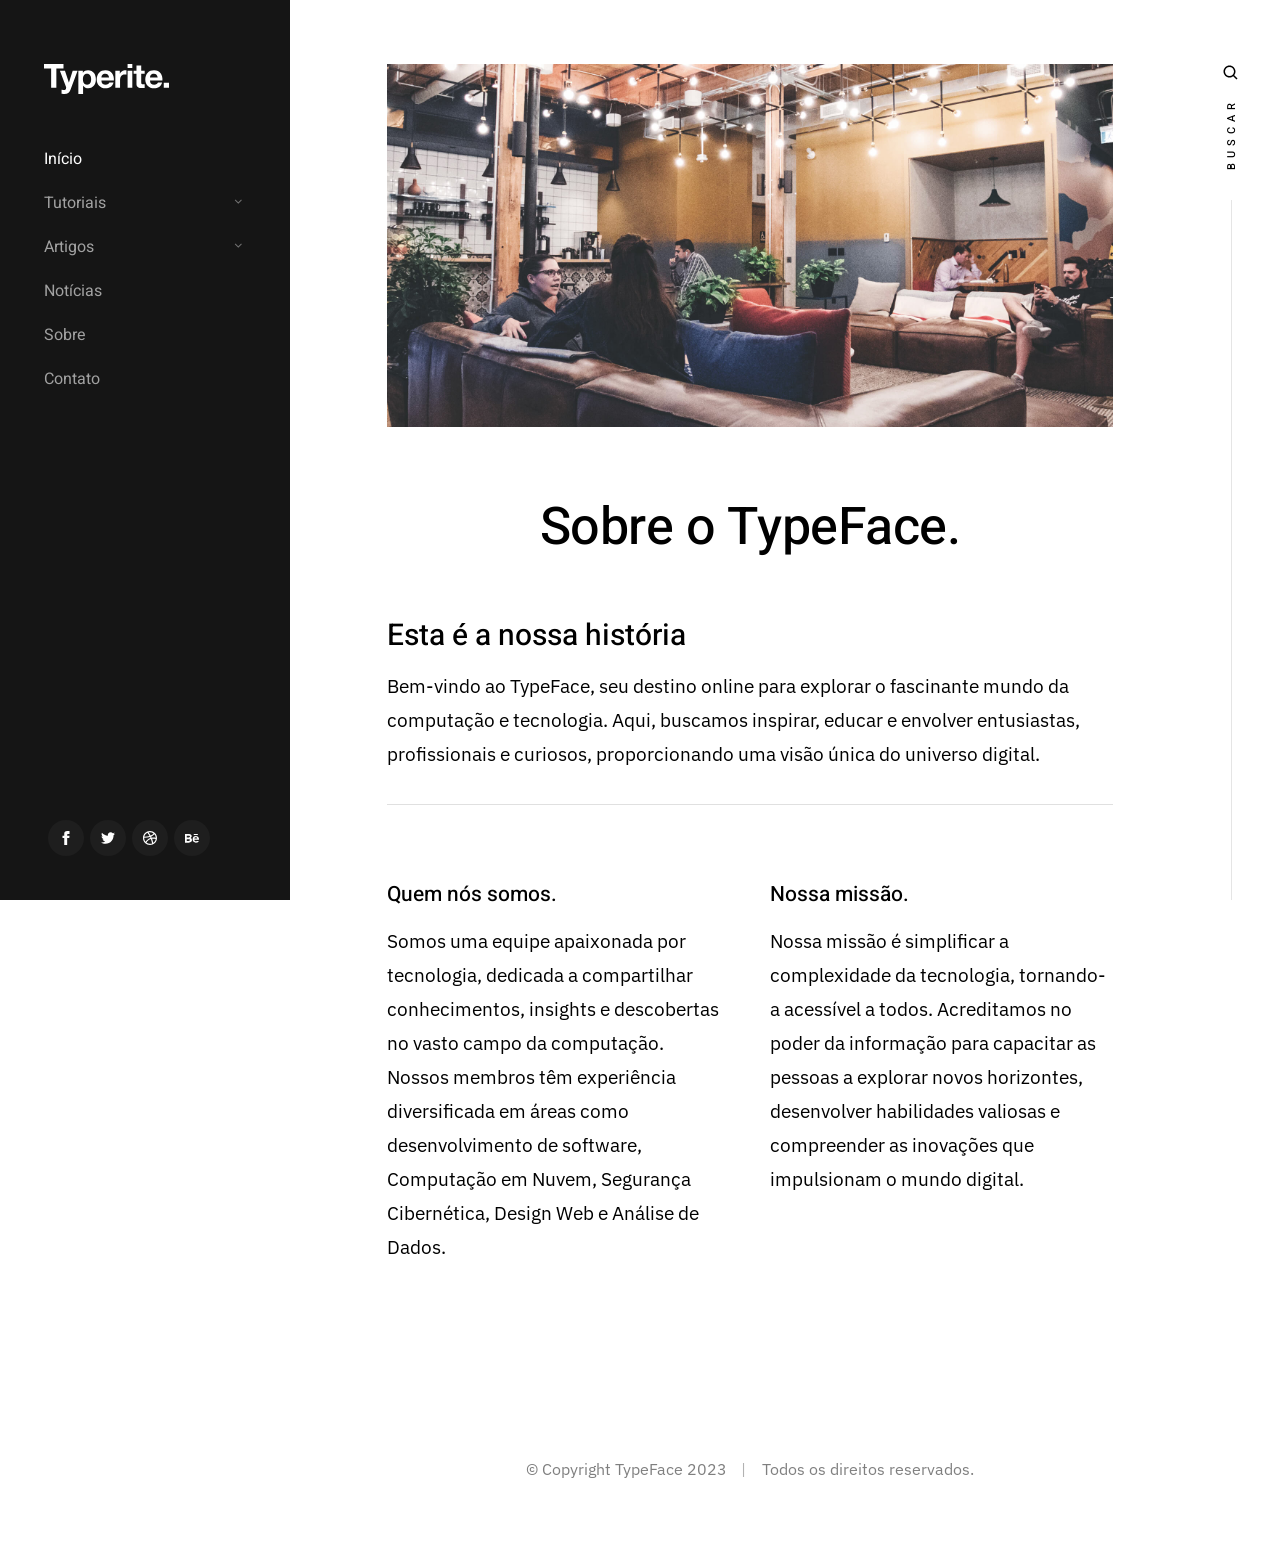
<file: page-about.html>
<!DOCTYPE html>
<html class="no-js" lang="pt-br">

<head>
  <!--- basic page needs
    ================================================== -->
  <meta charset="utf-8">
  <title>TypeFace - Sobre Nós | Descubra Mais Sobre Nossa Missão e História</title>
  <meta name="description"
    content="Saiba mais sobre TypeFace - nossa missão, visão e o que nos inspira. Descubra quem somos e o que nos motiva a compartilhar conhecimento e insights sobre computação e tecnologia">
  <meta name="author" content="">

  <!-- mobile specific metas
    ================================================== -->
  <meta name="viewport" content="width=device-width, initial-scale=1">

  <!-- CSS
    ================================================== -->
  <link rel="stylesheet" href="css/base.css">
  <link rel="stylesheet" href="css/vendor.css">
  <link rel="stylesheet" href="css/main.css">

  <!-- script
    ================================================== -->
  <script src="js/modernizr.js"></script>

  <!-- favicons
    ================================================== -->
  <link rel="apple-touch-icon" sizes="180x180" href="images/favicon/apple-touch-icon.png">
  <link rel="icon" type="image/png" sizes="32x32" href="images/favicon/favicon-32x32.png">
  <link rel="icon" type="image/png" sizes="16x16" href="images/favicon/favicon-16x16.png">
  <link rel="manifest" href="site.webmanifest">
</head>

<body class="ss-bg-white">
  <!-- preloader
    ================================================== -->
  <div id="preloader">
    <div id="loader" class="dots-fade">
      <div></div>
      <div></div>
      <div></div>
    </div>
  </div>

  <div id="top" class="s-wrap site-wrapper">
    <!-- site header
        ================================================== -->
    <header class="s-header header">
      <div class="header__top">
        <div class="header__logo">
          <a class="site-logo" href="index.html">
            <img src="images/logo.svg" alt="Homepage">
          </a>
        </div>
      </div>
      <!-- end header__top -->

      <nav class="header__nav-wrap">
        <ul class="header__nav">
          <li class="current"><a href="index.html" title="">Início</a></li>
          <li class="has-children">
            <a href="#0" title="">Tutoriais</a>
            <ul class="sub-menu">
              <li><a href="#">DevOps</a></li>
              <li><a href="#">Front-end</a></li>
            </ul>
          </li>
          <li class="has-children">
            <a href="#0" title="">Artigos</a>
            <ul class="sub-menu">
              <li><a href="#">Programação</a></li>
              <li><a href="#">Inteligencia Artificial</a></li>
              <li><a href="#">Computação em Nuvem</a></li>
            </ul>
          </li>
          <li><a href="#" title="">Notícias</a></li>
          <li><a href="page-about.html" title="">Sobre</a></li>
          <li><a href="page-contact.html" title="">Contato</a></li>
        </ul>
        <!-- end header__nav -->

        <ul class="header__social">
          <li class="ss-facebook">
            <a href="https://facebook.com/">
              <span class="screen-reader-text">Facebook</span>
            </a>
          </li>
          <li class="ss-twitter">
            <a href="#0">
              <span class="screen-reader-text">Twitter</span>
            </a>
          </li>
          <li class="ss-dribbble">
            <a href="#0">
              <span class="screen-reader-text">Instagram</span>
            </a>
          </li>
          <li class="ss-behance">
            <a href="#0">
              <span class="screen-reader-text">Behance</span>
            </a>
          </li>
        </ul>
      </nav>
      <!-- end header__nav-wrap -->

      <!-- menu toggle -->
      <a href="#0" class="header__menu-toggle">
        <span>Menu</span>
      </a>
    </header>
    <!-- end s-header -->

    <!-- search
        ================================================== -->
    <div class="s-search">
      <div class="search-block">
        <form role="search" method="get" class="search-form" action="#">
          <label>
            <span class="hide-content">Procurar:</span>
            <input type="search" class="search-field" placeholder="Digite paravras-chaves" value="" name="s"
              title="Digite paravras-chaves" autocomplete="off">
          </label>
          <input type="submit" class="search-submit" value="Search">
        </form>

        <a href="#0" title="Fechar pesquisa" class="search-close">Fechar</a>
      </div>
      <!-- end search-block -->

      <!-- search modal trigger -->
      <a href="#0" class="search-trigger">
        <svg xmlns="http://www.w3.org/2000/svg" width="24" height="24" viewBox="0 0 24 24"
          style="fill: rgba(0, 0, 0, 1); transform: ; -ms-filter: ">
          <path
            d="M10,18c1.846,0,3.543-0.635,4.897-1.688l4.396,4.396l1.414-1.414l-4.396-4.396C17.365,13.543,18,11.846,18,10 c0-4.411-3.589-8-8-8s-8,3.589-8,8S5.589,18,10,18z M10,4c3.309,0,6,2.691,6,6s-2.691,6-6,6s-6-2.691-6-6S6.691,4,10,4z">
          </path>
        </svg>
        <span>Buscar</span>
      </a>
      <span class="search-line"></span>
    </div>
    <!-- end s-search -->

    <!-- site content
        ================================================== -->
    <div class="s-content content">
      <main class="row content__page">
        <section class="column large-full entry format-standard">
          <div class="media-wrap">
            <div>
              <img src="images/thumbs/about/about-1000.jpg" srcset="
                    images/thumbs/about/about-2000.jpg 2000w,
                    images/thumbs/about/about-1000.jpg 1000w,
                    images/thumbs/about/about-500.jpg   500w
                  " sizes="(max-width: 2000px) 100vw, 2000px"
                alt="Duas mulheres conversando no sofá, enquanto três homens estão ao fundo. Um homem usa um celular, outro trabalha em um notebook, e o terceiro também parece estar usando um notebook.">
            </div>
          </div>

          <div class="content__page-header">
            <h1 class="display-1">Sobre o TypeFace.</h1>
          </div>
          <!-- end content__page-header -->

          <h2>Esta é a nossa história</h2>
          <p>
            Bem-vindo ao TypeFace, seu destino online para explorar o fascinante mundo da computação e tecnologia. Aqui,
            buscamos inspirar, educar e envolver entusiastas, profissionais e curiosos, proporcionando uma visão única
            do universo digital.
          </p>

          <hr>

          <div class="row block-large-1-2 block-tab-full">
            <div class="column">
              <h4>Quem nós somos.</h4>
              <p>
                Somos uma equipe apaixonada por tecnologia, dedicada a compartilhar conhecimentos, insights e
                descobertas no vasto campo da computação. Nossos membros têm experiência diversificada em áreas como
                desenvolvimento de software, Computação em Nuvem, Segurança Cibernética, Design Web e Análise de Dados.
              </p>
            </div>

            <div class="column">
              <h4>Nossa missão.</h4>
              <p>
                Nossa missão é simplificar a complexidade da tecnologia, tornando-a acessível a todos. Acreditamos no
                poder da informação para capacitar as pessoas a explorar novos horizontes, desenvolver habilidades
                valiosas e compreender as inovações que impulsionam o mundo digital.
              </p>
            </div>
          </div>
        </section>
      </main>
    </div>
    <!-- end s-content -->

    <!-- footer
        ================================================== -->
    <footer class="s-footer footer">
      <div class="row">
        <div class="column large-full footer__content">
          <div class="footer__copyright">
            <span>© Copyright TypeFace 2023</span>
            <span>Todos os direitos reservados.</span>
          </div>
        </div>
      </div>

      <div class="go-top">
        <a class="smoothscroll" title="Back to Top" href="#top"></a>
      </div>
    </footer>
  </div>
  <!-- end s-wrap -->

  <!-- Java Script
    ================================================== -->
  <script src="js/jquery-3.2.1.min.js"></script>
  <script src="js/plugins.js"></script>
  <script src="js/main.js"></script>
</body>

</html>
</file>
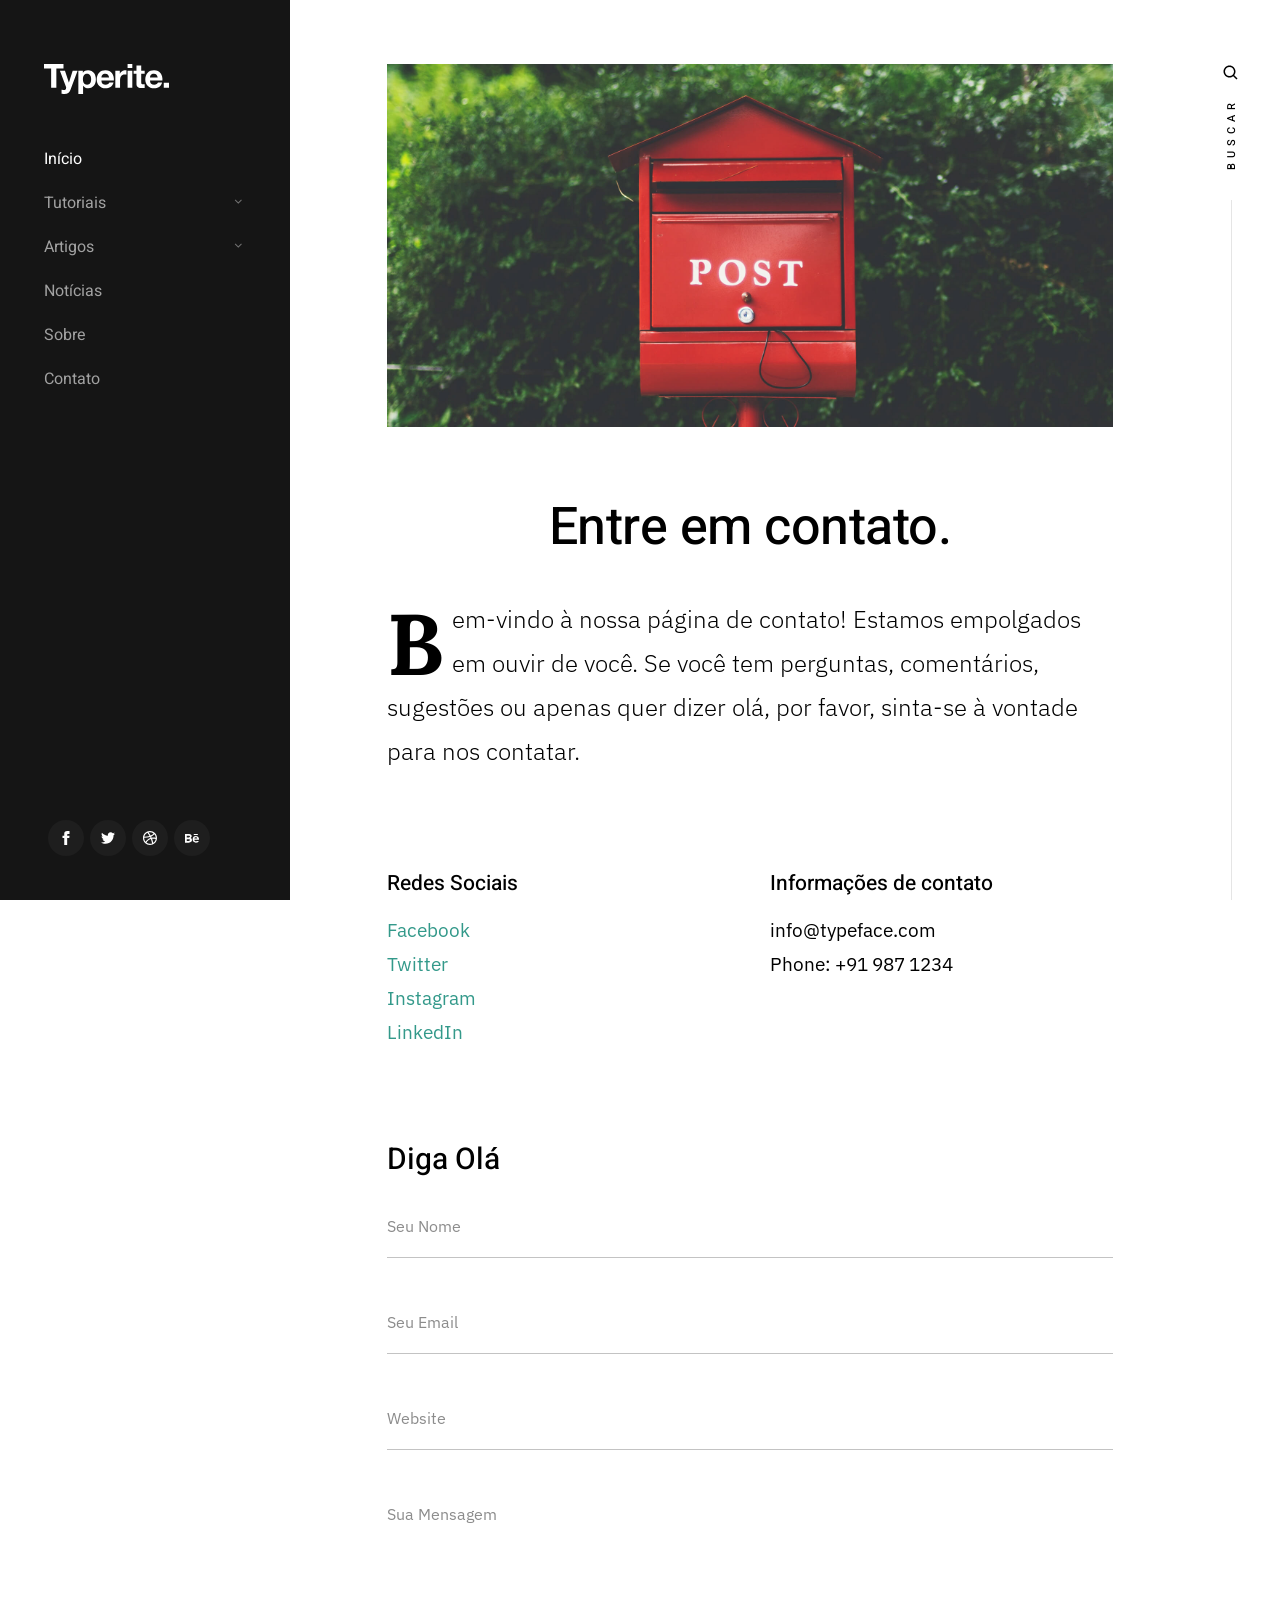
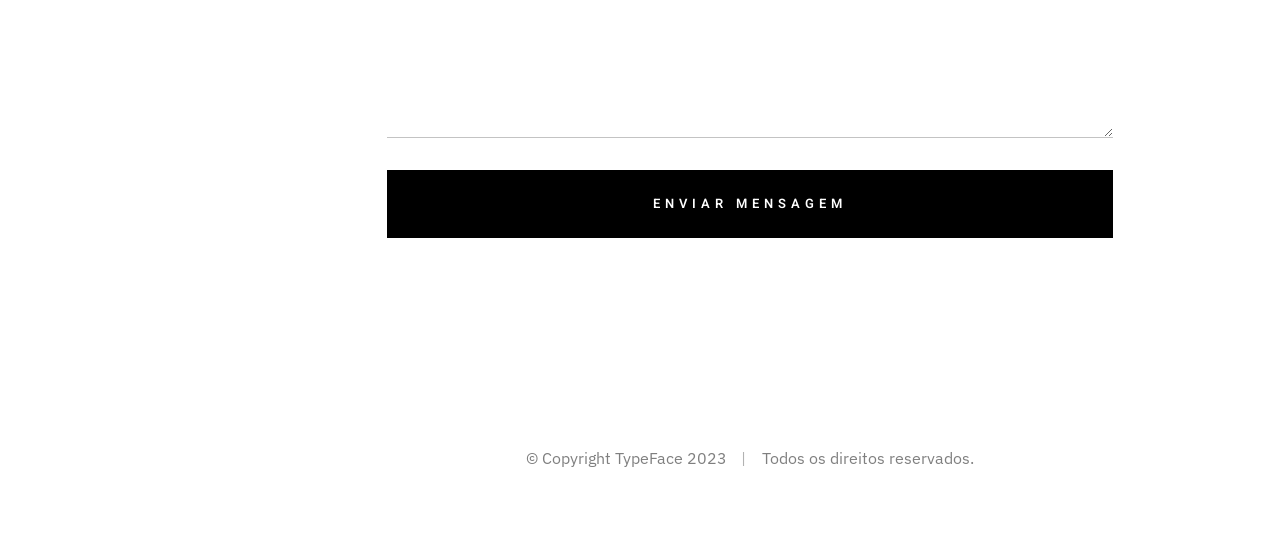
<file: page-contact.html>
<!DOCTYPE html>
<html class="no-js" lang="pt-br">

<head>
  <!--- basic page needs
    ================================================== -->
  <meta charset="utf-8">
  <title>TypeFace - Entre em Contato Conosco </title>
  <meta name="description"
    content="Contate-nos para dúvidas, feedback ou informações adicionais. Estamos aqui para ajudar!">
  <meta name="author" content="">

  <!-- mobile specific metas
    ================================================== -->
  <meta name="viewport" content="width=device-width, initial-scale=1">

  <!-- CSS
    ================================================== -->
  <link rel="stylesheet" href="css/base.css">
  <link rel="stylesheet" href="css/vendor.css">
  <link rel="stylesheet" href="css/main.css">

  <!-- script
    ================================================== -->
  <script src="js/modernizr.js"></script>

  <!-- favicons
    ================================================== -->
  <link rel="apple-touch-icon" sizes="180x180" href="images/favicon/apple-touch-icon.png">
  <link rel="icon" type="image/png" sizes="32x32" href="images/favicon/favicon-32x32.png">
  <link rel="icon" type="image/png" sizes="16x16" href="images/favicon/favicon-16x16.png">
  <link rel="manifest" href="site.webmanifest">
</head>

<body class="ss-bg-white">
  <!-- preloader
    ================================================== -->
  <div id="preloader">
    <div id="loader" class="dots-fade">
      <div></div>
      <div></div>
      <div></div>
    </div>
  </div>

  <div id="top" class="s-wrap site-wrapper">
    <!-- site header
        ================================================== -->
    <header class="s-header header">
      <div class="header__top">
        <div class="header__logo">
          <a class="site-logo" href="index.html">
            <img src="images/logo.svg" alt="Homepage">
          </a>
        </div>
      </div>
      <!-- end header__top -->

      <nav class="header__nav-wrap">
        <ul class="header__nav">
          <li class="current"><a href="index.html" title="">Início</a></li>
          <li class="has-children">
            <a href="#0" title="">Tutoriais</a>
            <ul class="sub-menu">
              <li><a href="#">DevOps</a></li>
              <li><a href="#">Front-end</a></li>
            </ul>
          </li>
          <li class="has-children">
            <a href="#0" title="">Artigos</a>
            <ul class="sub-menu">
              <li><a href="#">Programação</a></li>
              <li><a href="#">Inteligencia Artificial</a></li>
              <li><a href="#">Computação em Nuvem</a></li>
            </ul>
          </li>
          <li><a href="#" title="">Notícias</a></li>
          <li><a href="page-about.html" title="">Sobre</a></li>
          <li><a href="page-contact.html" title="">Contato</a></li>
        </ul>
        <!-- end header__nav -->

        <ul class="header__social">
          <li class="ss-facebook">
            <a href="https://facebook.com/">
              <span class="screen-reader-text">Facebook</span>
            </a>
          </li>
          <li class="ss-twitter">
            <a href="#0">
              <span class="screen-reader-text">Twitter</span>
            </a>
          </li>
          <li class="ss-dribbble">
            <a href="#0">
              <span class="screen-reader-text">Instagram</span>
            </a>
          </li>
          <li class="ss-behance">
            <a href="#0">
              <span class="screen-reader-text">Behance</span>
            </a>
          </li>
        </ul>
      </nav>
      <!-- end header__nav-wrap -->

      <!-- menu toggle -->
      <a href="#0" class="header__menu-toggle">
        <span>Menu</span>
      </a>
    </header>
    <!-- end s-header -->

    <!-- search
        ================================================== -->
    <div class="s-search">
      <div class="search-block">
        <form role="search" method="get" class="search-form" action="#">
          <label>
            <span class="hide-content">Procurar:</span>
            <input type="search" class="search-field" placeholder="Digite paravras-chaves" value="" name="s"
              title="Digite paravras-chaves" autocomplete="off">
          </label>
          <input type="submit" class="search-submit" value="Search">
        </form>

        <a href="#0" title="Fechar pesquisa" class="search-close">Fechar</a>
      </div>
      <!-- end search-block -->

      <!-- search modal trigger -->
      <a href="#0" class="search-trigger" aria-label="Buscar">
        <svg xmlns="http://www.w3.org/2000/svg" width="24" height="24" viewBox="0 0 24 24"
          style="fill: rgba(0, 0, 0, 1); transform: ; -ms-filter: ">
          <path
            d="M10,18c1.846,0,3.543-0.635,4.897-1.688l4.396,4.396l1.414-1.414l-4.396-4.396C17.365,13.543,18,11.846,18,10 c0-4.411-3.589-8-8-8s-8,3.589-8,8S5.589,18,10,18z M10,4c3.309,0,6,2.691,6,6s-2.691,6-6,6s-6-2.691-6-6S6.691,4,10,4z">
          </path>
        </svg>
        <span>Buscar</span>
      </a>
      <span class="search-line"></span>
    </div>
    <!-- end s-search -->

    <!-- site content
        ================================================== -->
    <div class="s-content content">
      <main class="row content__page">
        <section class="column large-full entry format-standard">
          <div class="media-wrap">
            <div>
              <img src="images/thumbs/contact/contact-1000.jpg" srcset="
                    images/thumbs/contact/contact-2000.jpg 2000w,
                    images/thumbs/contact/contact-1000.jpg 1000w,
                    images/thumbs/contact/contact-500.jpg   500w
                  " sizes="(max-width: 2000px) 100vw, 2000px"
                alt="Caixa de correio vermelha com a palavra 'Post' escrita nela">
            </div>
          </div>

          <div class="content__page-header">
            <h1 class="display-1">Entre em contato.</h1>
          </div>
          <!-- end content__page-header -->

          <p class="lead drop-cap">
            Bem-vindo à nossa página de contato! Estamos empolgados em ouvir de você. Se você tem perguntas,
            comentários, sugestões ou apenas quer dizer olá, por favor, sinta-se à vontade para nos contatar.
          </p>

          <div class="row">
            <div class="column large-six tab-full">
              <h4>Redes Sociais</h4>

              <p>
                <a href="#">Facebook</a><br>
                <a href="#">Twitter</a><br>
                <a href="#">Instagram</a><br>
                <a href="#">LinkedIn</a>
              </p>
            </div>

            <div class="column large-six tab-full">
              <h4>Informações de contato</h4>

              <p>
                info@typeface.com <br>
                Phone: +91 987 1234
              </p>
            </div>
          </div>

          <h3 class="h2">Diga Olá</h3>

          <form name="contactForm" id="contactForm" method="post" action="" autocomplete="off">
            <fieldset>
              <div class="form-field">
                <input name="cName" id="cName" class="full-width" placeholder="Seu Nome" value="" type="text">
              </div>

              <div class="form-field">
                <input name="cEmail" id="cEmail" class="full-width" placeholder="Seu Email" value="" type="text">
              </div>

              <div class="form-field">
                <input name="cWebsite" id="cWebsite" class="full-width" placeholder="Website" value="" type="text">
              </div>

              <div class="message form-field">
                <textarea name="cMessage" id="cMessage" class="full-width" placeholder="Sua Mensagem"></textarea>
              </div>

              <input name="submit" id="submit" class="btn btn--primary btn-wide btn--large full-width"
                value="Enviar Mensagem" type="submit">
            </fieldset>
          </form>
          <!-- end form -->
        </section>
      </main>
    </div>
    <!-- end s-content -->

    <!-- footer
        ================================================== -->
    <footer class="s-footer footer">
      <div class="row">
        <div class="column large-full footer__content">
          <div class="footer__copyright">
            <span>© Copyright TypeFace 2023</span>
            <span>Todos os direitos reservados.</span>
          </div>
        </div>
      </div>

      <div class="go-top">
        <a class="smoothscroll" title="Back to Top" href="#top"></a>
      </div>
    </footer>
  </div>
  <!-- end s-wrap -->

  <!-- Java Script
    ================================================== -->
  <script src="js/jquery-3.2.1.min.js"></script>
  <script src="js/plugins.js"></script>
  <script src="js/main.js"></script>
</body>

</html>
</file>
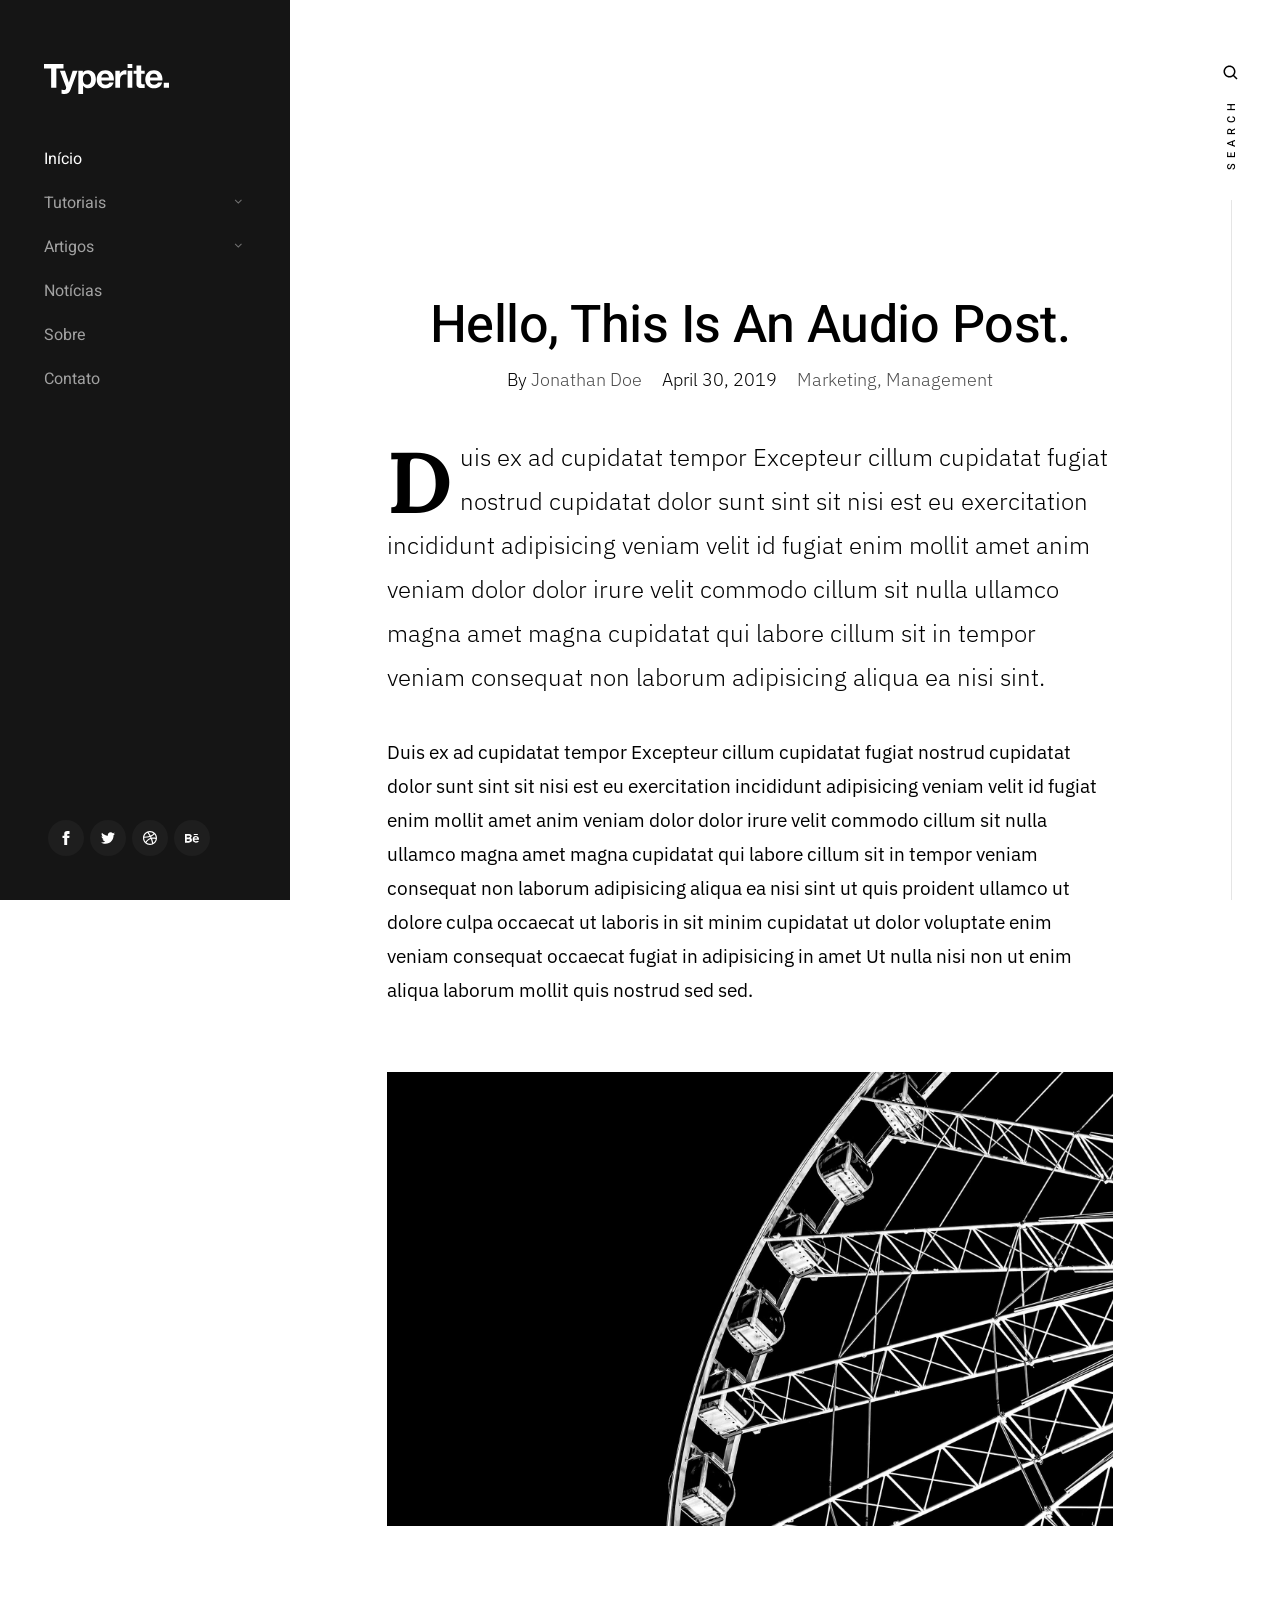
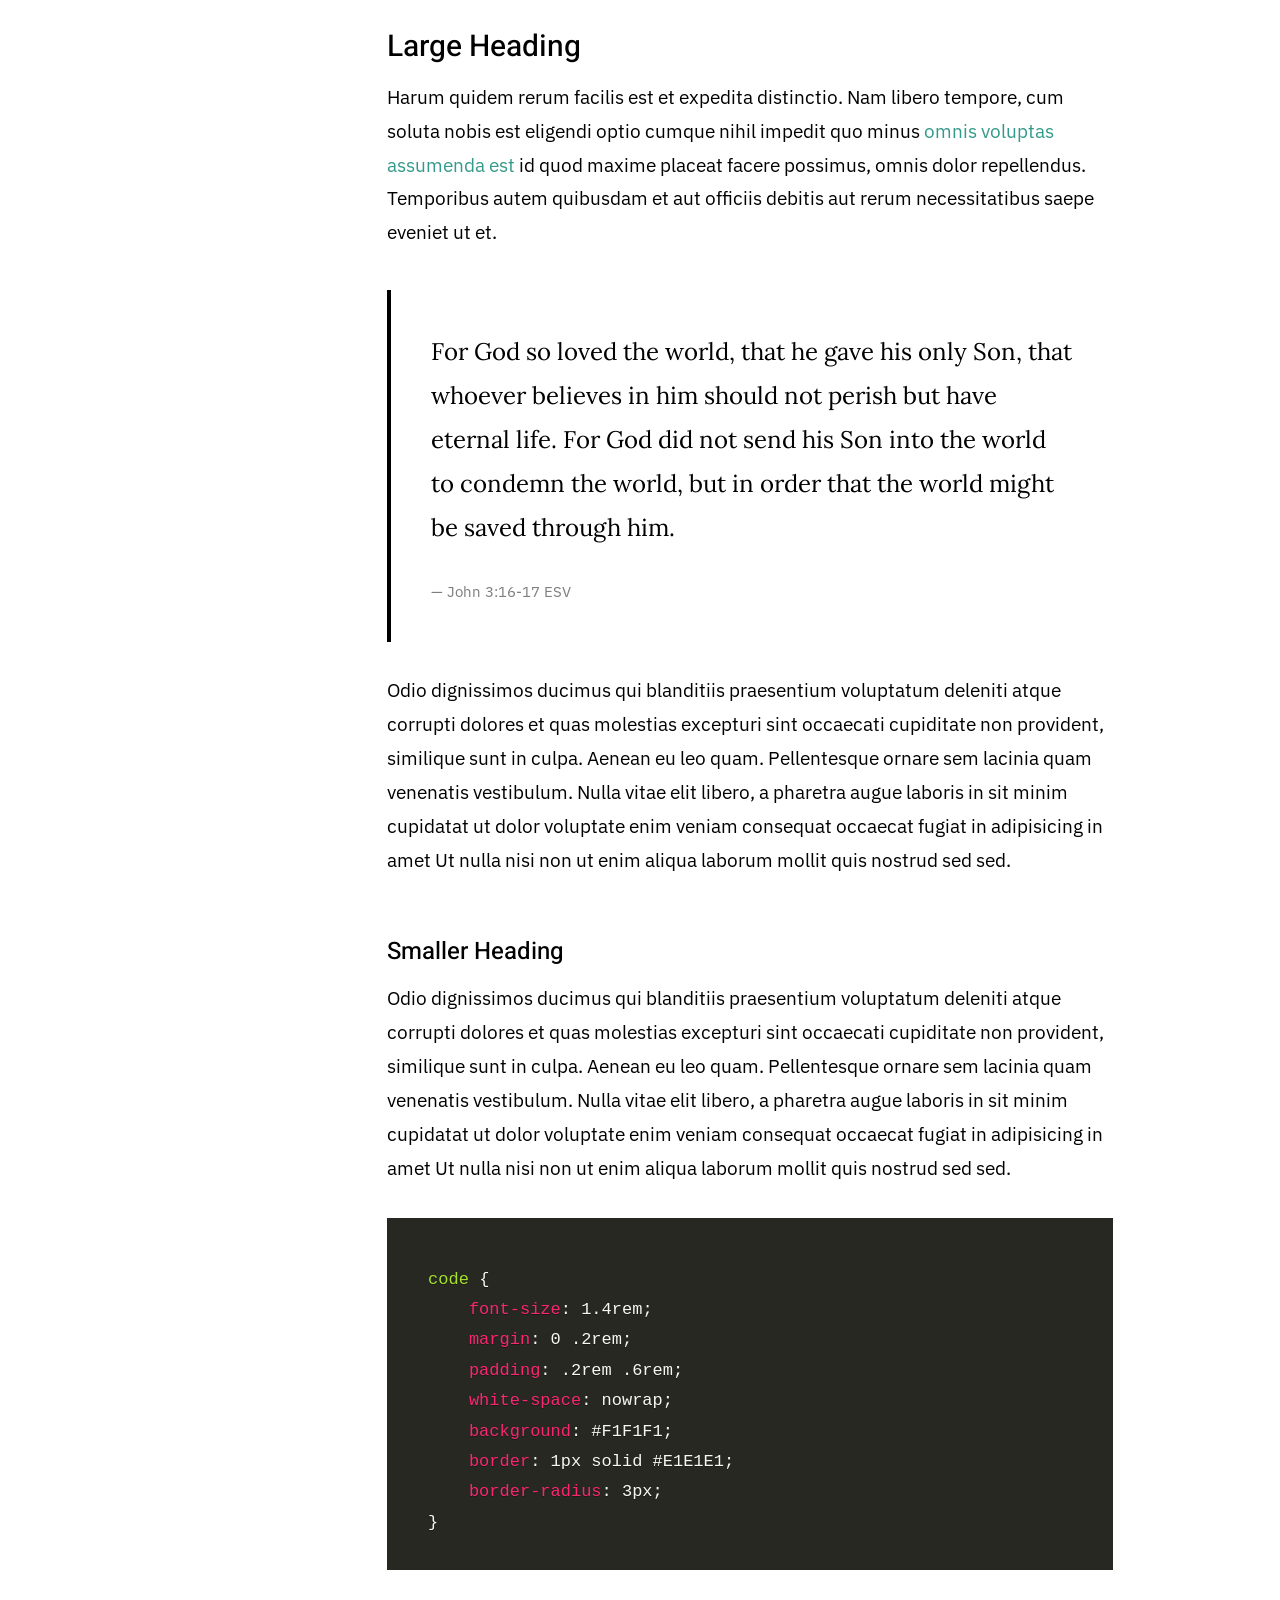
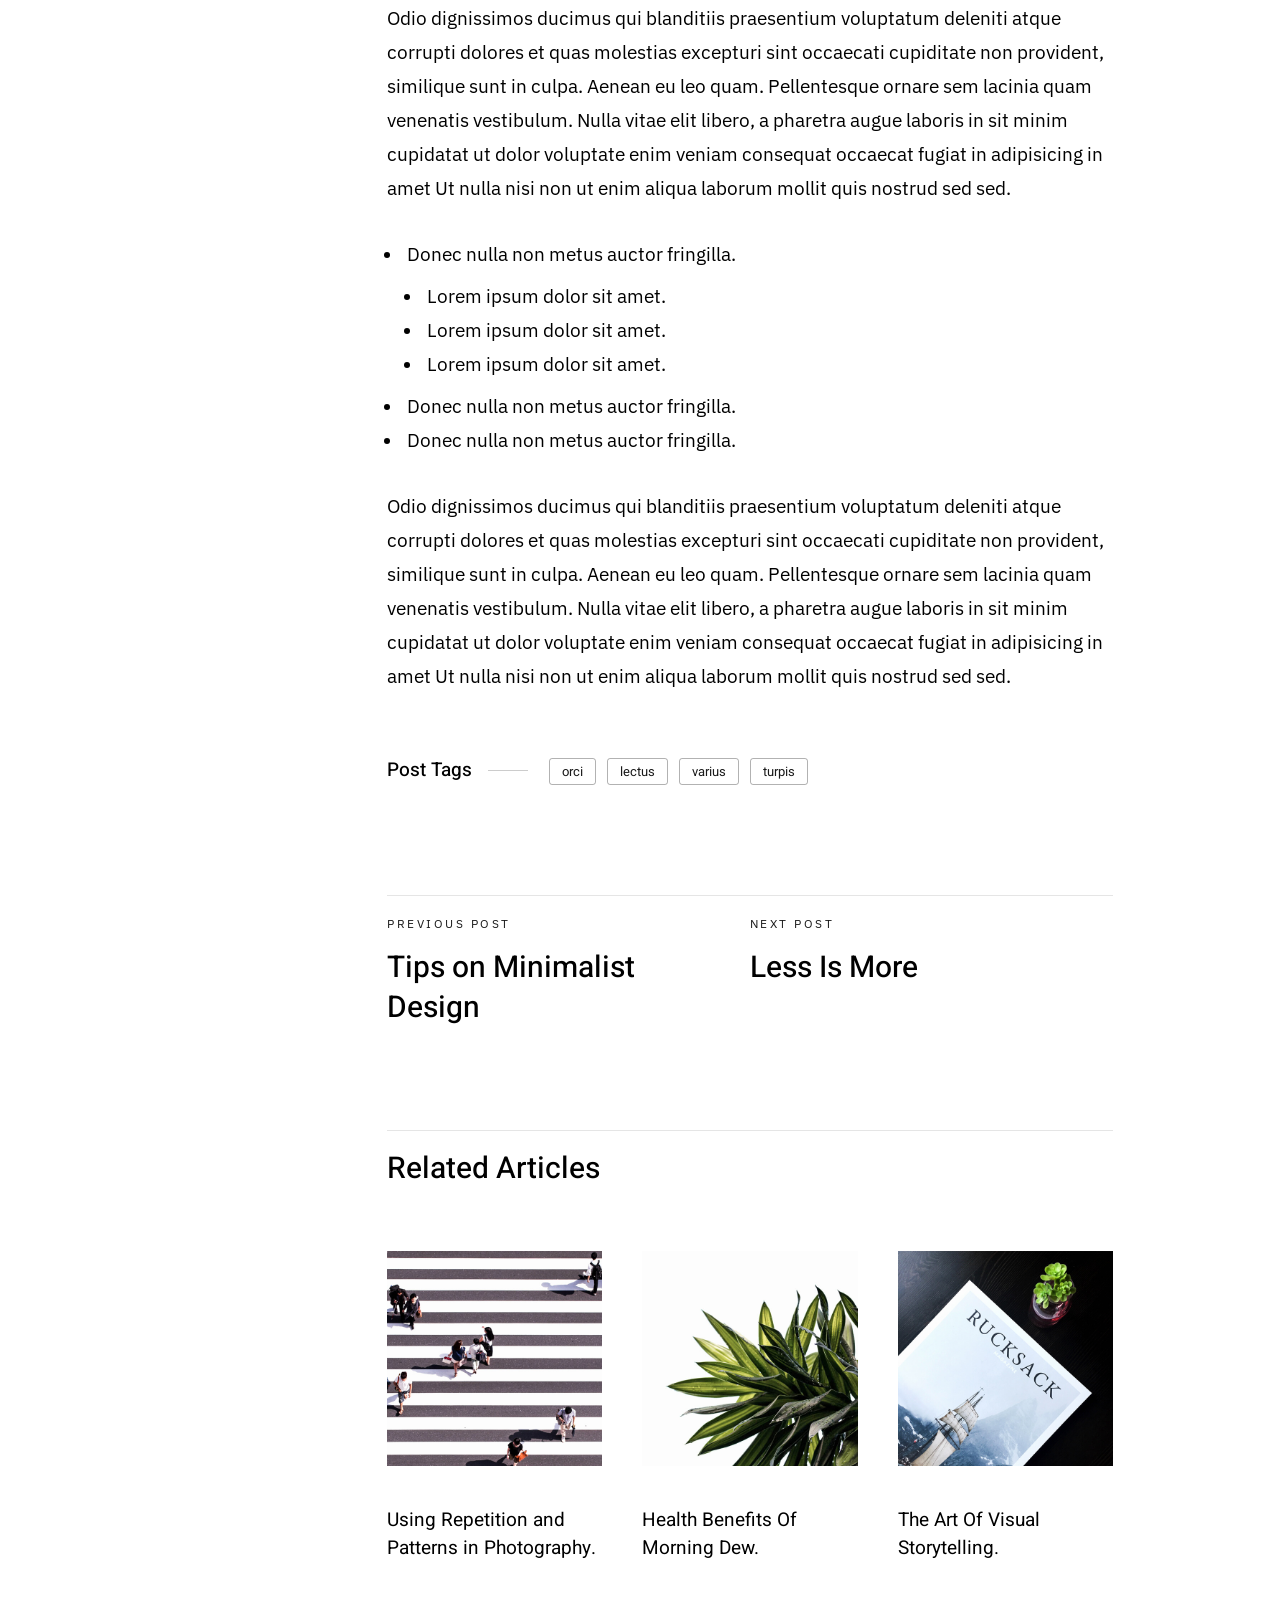
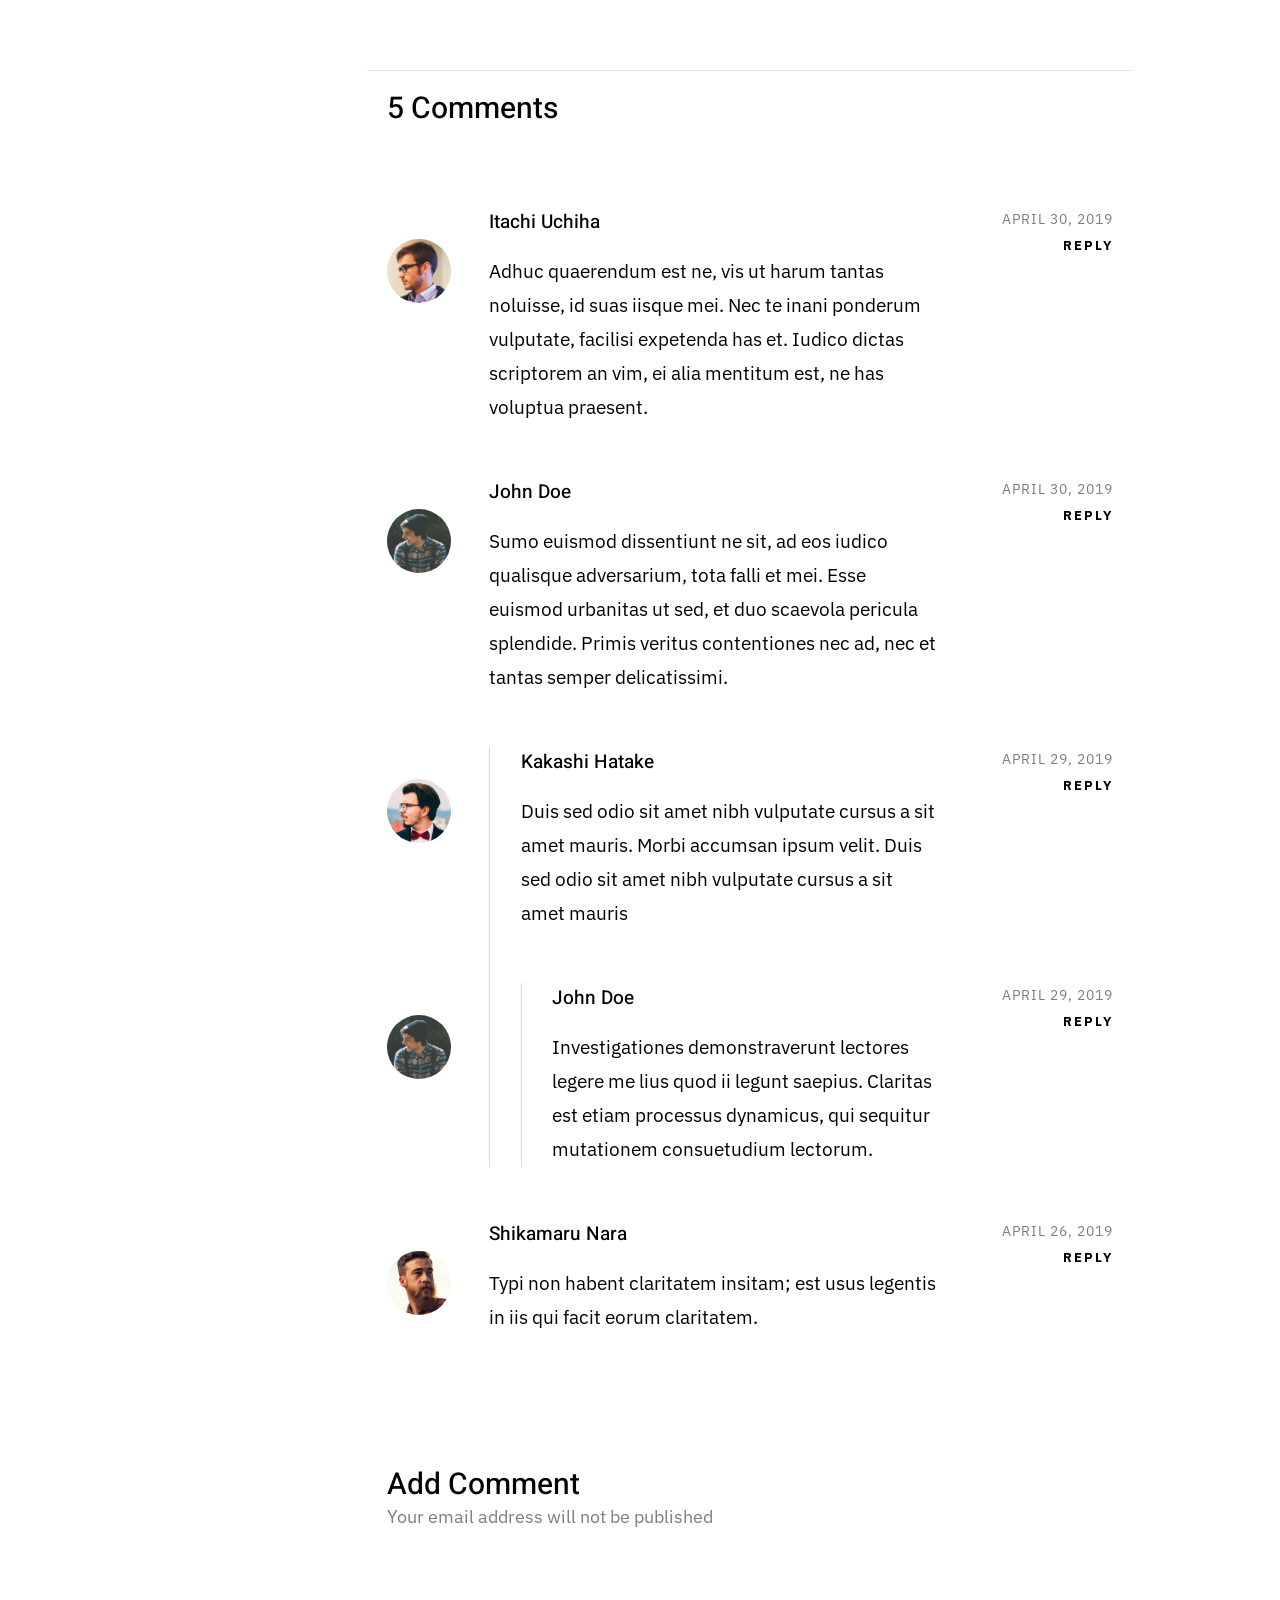
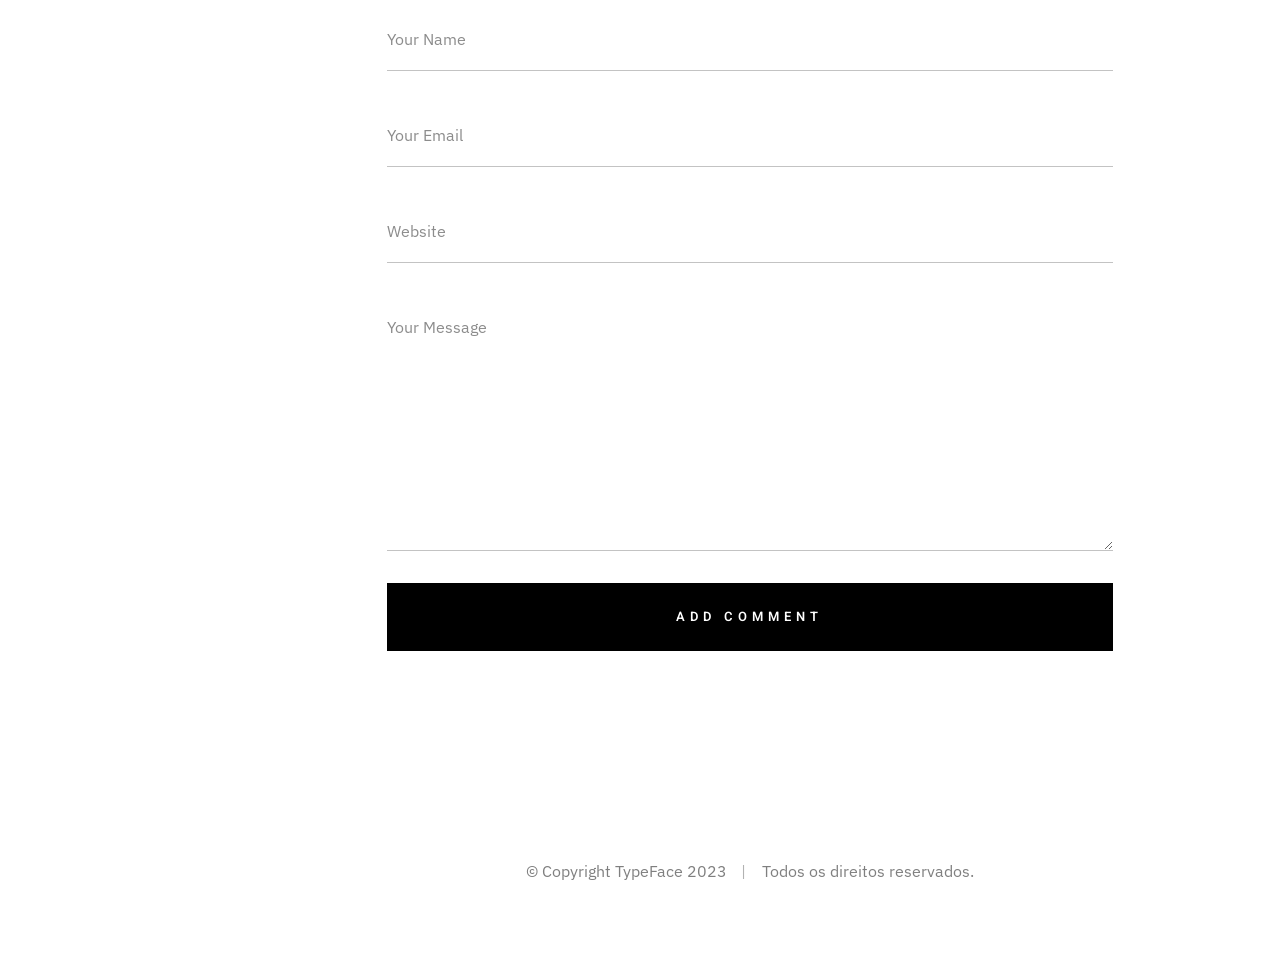
<file: single-audio.html>
<!DOCTYPE html>
<html class="no-js" lang="pt-br">

<head>
  <!--- basic page needs
    ================================================== -->
  <meta charset="utf-8">
  <title>Audio Post - TypeFace</title>
  <meta name="description" content="">
  <meta name="author" content="">

  <!-- mobile specific metas
    ================================================== -->
  <meta name="viewport" content="width=device-width, initial-scale=1">

  <!-- CSS
    ================================================== -->
  <link rel="stylesheet" href="css/base.css">
  <link rel="stylesheet" href="css/vendor.css">
  <link rel="stylesheet" href="css/main.css">

  <!-- script
    ================================================== -->
  <script src="js/modernizr.js"></script>

  <!-- favicons
    ================================================== -->
  <link rel="apple-touch-icon" sizes="180x180" href="images/favicon/apple-touch-icon.png">
  <link rel="icon" type="image/png" sizes="32x32" href="images/favicon/favicon-32x32.png">
  <link rel="icon" type="image/png" sizes="16x16" href="images/favicon/favicon-16x16.png">
  <link rel="manifest" href="site.webmanifest">
</head>

<body class="ss-bg-white">
  <!-- preloader
    ================================================== -->
  <div id="preloader">
    <div id="loader" class="dots-fade">
      <div></div>
      <div></div>
      <div></div>
    </div>
  </div>

  <div id="top" class="s-wrap site-wrapper">
    <!-- site header
        ================================================== -->
    <header class="s-header header">
      <div class="header__top">
        <div class="header__logo">
          <a class="site-logo" href="index.html">
            <img src="images/logo.svg" alt="Homepage">
          </a>
        </div>
      </div>
      <!-- end header__top -->

      <nav class="header__nav-wrap">
        <ul class="header__nav">
          <li class="current"><a href="index.html" title="">Início</a></li>
          <li class="has-children">
            <a href="#0" title="">Tutoriais</a>
            <ul class="sub-menu">
              <li><a href="#">DevOps</a></li>
              <li><a href="#">Front-end</a></li>
            </ul>
          </li>
          <li class="has-children">
            <a href="#0" title="">Artigos</a>
            <ul class="sub-menu">
              <li><a href="#">Programação</a></li>
              <li><a href="#">Inteligencia Artificial</a></li>
              <li><a href="#">Computação em Nuvem</a></li>
            </ul>
          </li>
          <li><a href="#" title="">Notícias</a></li>
          <li><a href="page-about.html" title="">Sobre</a></li>
          <li><a href="page-contact.html" title="">Contato</a></li>
        </ul>
        <!-- end header__nav -->

        <ul class="header__social">
          <li class="ss-facebook">
            <a href="https://facebook.com/">
              <span class="screen-reader-text">Facebook</span>
            </a>
          </li>
          <li class="ss-twitter">
            <a href="#0">
              <span class="screen-reader-text">Twitter</span>
            </a>
          </li>
          <li class="ss-dribbble">
            <a href="#0">
              <span class="screen-reader-text">Instagram</span>
            </a>
          </li>
          <li class="ss-behance">
            <a href="#0">
              <span class="screen-reader-text">Behance</span>
            </a>
          </li>
        </ul>
      </nav>
      <!-- end header__nav-wrap -->

      <!-- menu toggle -->
      <a href="#0" class="header__menu-toggle">
        <span>Menu</span>
      </a>
    </header>
    <!-- end s-header -->

    <!-- search
        ================================================== -->
    <div class="s-search">
      <div class="search-block">
        <form role="search" method="get" class="search-form" action="#">
          <label>
            <span class="hide-content">Search for:</span>
            <input type="search" class="search-field" placeholder="Type Keywords" value="" name="s" title="Search for:"
              autocomplete="off">
          </label>
          <input type="submit" class="search-submit" value="Search">
        </form>

        <a href="#0" title="Close Search" class="search-close">Close</a>
      </div>
      <!-- end search-block -->

      <!-- search modal trigger -->
      <a href="#0" class="search-trigger">
        <svg xmlns="http://www.w3.org/2000/svg" width="24" height="24" viewBox="0 0 24 24"
          style="fill: rgba(0, 0, 0, 1); transform: ; -ms-filter: ">
          <path
            d="M10,18c1.846,0,3.543-0.635,4.897-1.688l4.396,4.396l1.414-1.414l-4.396-4.396C17.365,13.543,18,11.846,18,10 c0-4.411-3.589-8-8-8s-8,3.589-8,8S5.589,18,10,18z M10,4c3.309,0,6,2.691,6,6s-2.691,6-6,6s-6-2.691-6-6S6.691,4,10,4z">
          </path>
        </svg>
        <span>Search</span>
      </a>
      <span class="search-line"></span>
    </div>
    <!-- end s-search -->

    <!-- site content
        ================================================== -->
    <div class="s-content content">
      <main class="row content__page">
        <article class="column large-full entry format-audio">
          <div class="media-wrap entry__media">
            <iframe width="100%" height="166" scrolling="no" frameborder="no" allow="autoplay"
              src="https://w.soundcloud.com/player/?url=https%3A//api.soundcloud.com/tracks/80822997&color=%23dedede&auto_play=false&hide_related=false&show_comments=true&show_user=true&show_reposts=false&show_teaser=true"></iframe>
          </div>

          <div class="content__page-header entry__header">
            <h1 class="display-1 entry__title">
              Hello, This Is An Audio Post.
            </h1>
            <ul class="entry__header-meta">
              <li class="author">By <a href="#0">Jonathan Doe</a></li>
              <li class="date">April 30, 2019</li>
              <li class="cat-links">
                <a href="#0">Marketing</a><a href="#0">Management</a>
              </li>
            </ul>
          </div>
          <!-- end entry__header -->

          <div class="entry__content">
            <p class="lead drop-cap">
              Duis ex ad cupidatat tempor Excepteur cillum cupidatat fugiat
              nostrud cupidatat dolor sunt sint sit nisi est eu exercitation
              incididunt adipisicing veniam velit id fugiat enim mollit amet
              anim veniam dolor dolor irure velit commodo cillum sit nulla
              ullamco magna amet magna cupidatat qui labore cillum sit in
              tempor veniam consequat non laborum adipisicing aliqua ea nisi
              sint.
            </p>

            <p>
              Duis ex ad cupidatat tempor Excepteur cillum cupidatat fugiat
              nostrud cupidatat dolor sunt sint sit nisi est eu exercitation
              incididunt adipisicing veniam velit id fugiat enim mollit amet
              anim veniam dolor dolor irure velit commodo cillum sit nulla
              ullamco magna amet magna cupidatat qui labore cillum sit in
              tempor veniam consequat non laborum adipisicing aliqua ea nisi
              sint ut quis proident ullamco ut dolore culpa occaecat ut
              laboris in sit minim cupidatat ut dolor voluptate enim veniam
              consequat occaecat fugiat in adipisicing in amet Ut nulla nisi
              non ut enim aliqua laborum mollit quis nostrud sed sed.
            </p>

            <p>
              <img src="images/wheel-1000.jpg" srcset="
                    images/wheel-2000.jpg 2000w,
                    images/wheel-1000.jpg 1000w,
                    images/wheel-500.jpg   500w
                  " sizes="(max-width: 2000px) 100vw, 2000px" alt="">
            </p>

            <h2>Large Heading</h2>

            <p>
              Harum quidem rerum facilis est et expedita distinctio. Nam
              libero tempore, cum soluta nobis est eligendi optio cumque nihil
              impedit quo minus
              <a href="http://#">omnis voluptas assumenda est</a> id quod
              maxime placeat facere possimus, omnis dolor repellendus.
              Temporibus autem quibusdam et aut officiis debitis aut rerum
              necessitatibus saepe eveniet ut et.
            </p>

            <blockquote>
              <p>
                For God so loved the world, that he gave his only Son, that
                whoever believes in him should not perish but have eternal
                life. For God did not send his Son into the world to condemn
                the world, but in order that the world might be saved through
                him.
              </p>
              <cite>John 3:16-17 ESV</cite>
            </blockquote>

            <p>
              Odio dignissimos ducimus qui blanditiis praesentium voluptatum
              deleniti atque corrupti dolores et quas molestias excepturi sint
              occaecati cupiditate non provident, similique sunt in culpa.
              Aenean eu leo quam. Pellentesque ornare sem lacinia quam
              venenatis vestibulum. Nulla vitae elit libero, a pharetra augue
              laboris in sit minim cupidatat ut dolor voluptate enim veniam
              consequat occaecat fugiat in adipisicing in amet Ut nulla nisi
              non ut enim aliqua laborum mollit quis nostrud sed sed.
            </p>

            <h3>Smaller Heading</h3>

            <p>
              Odio dignissimos ducimus qui blanditiis praesentium voluptatum
              deleniti atque corrupti dolores et quas molestias excepturi sint
              occaecati cupiditate non provident, similique sunt in culpa.
              Aenean eu leo quam. Pellentesque ornare sem lacinia quam
              venenatis vestibulum. Nulla vitae elit libero, a pharetra augue
              laboris in sit minim cupidatat ut dolor voluptate enim veniam
              consequat occaecat fugiat in adipisicing in amet Ut nulla nisi
              non ut enim aliqua laborum mollit quis nostrud sed sed.
            </p>

            <pre><code class="language-css">
    code {
        font-size: 1.4rem;
        margin: 0 .2rem;
        padding: .2rem .6rem;
        white-space: nowrap;
        background: #F1F1F1;
        border: 1px solid #E1E1E1;	
        border-radius: 3px;
    }
</code></pre>

            <p>
              Odio dignissimos ducimus qui blanditiis praesentium voluptatum
              deleniti atque corrupti dolores et quas molestias excepturi sint
              occaecati cupiditate non provident, similique sunt in culpa.
              Aenean eu leo quam. Pellentesque ornare sem lacinia quam
              venenatis vestibulum. Nulla vitae elit libero, a pharetra augue
              laboris in sit minim cupidatat ut dolor voluptate enim veniam
              consequat occaecat fugiat in adipisicing in amet Ut nulla nisi
              non ut enim aliqua laborum mollit quis nostrud sed sed.
            </p>

            <ul>
              <li>
                Donec nulla non metus auctor fringilla.
                <ul>
                  <li>Lorem ipsum dolor sit amet.</li>
                  <li>Lorem ipsum dolor sit amet.</li>
                  <li>Lorem ipsum dolor sit amet.</li>
                </ul>
              </li>
              <li>Donec nulla non metus auctor fringilla.</li>
              <li>Donec nulla non metus auctor fringilla.</li>
            </ul>

            <p>
              Odio dignissimos ducimus qui blanditiis praesentium voluptatum
              deleniti atque corrupti dolores et quas molestias excepturi sint
              occaecati cupiditate non provident, similique sunt in culpa.
              Aenean eu leo quam. Pellentesque ornare sem lacinia quam
              venenatis vestibulum. Nulla vitae elit libero, a pharetra augue
              laboris in sit minim cupidatat ut dolor voluptate enim veniam
              consequat occaecat fugiat in adipisicing in amet Ut nulla nisi
              non ut enim aliqua laborum mollit quis nostrud sed sed.
            </p>

            <p class="entry__tags">
              <span>Post Tags</span>

              <span class="entry__tag-list">
                <a href="#0">orci</a>
                <a href="#0">lectus</a>
                <a href="#0">varius</a>
                <a href="#0">turpis</a>
              </span>
            </p>
          </div>
          <!-- end entry content -->

          <div class="entry__pagenav">
            <div class="entry__nav">
              <div class="entry__prev">
                <a href="#0" rel="prev">
                  <span>Previous Post</span>
                  Tips on Minimalist Design
                </a>
              </div>
              <div class="entry__next">
                <a href="#0" rel="next">
                  <span>Next Post</span>
                  Less Is More
                </a>
              </div>
            </div>
          </div>
          <!-- end entry content -->

          <div class="entry__related">
            <h3 class="h2">Related Articles</h3>

            <ul class="related">
              <li class="related__item">
                <a href="single-standard.html" class="related__link">
                  <img src="images/thumbs/masonry/walk-600.jpg" alt="">
                </a>
                <h5 class="related__post-title">
                  Using Repetition and Patterns in Photography.
                </h5>
              </li>
              <li class="related__item">
                <a href="single-standard.html" class="related__link">
                  <img src="images/thumbs/masonry/dew-600.jpg" alt="">
                </a>
                <h5 class="related__post-title">
                  Health Benefits Of Morning Dew.
                </h5>
              </li>
              <li class="related__item">
                <a href="single-standard.html" class="related__link">
                  <img src="images/thumbs/masonry/rucksack-600.jpg" alt="">
                </a>
                <h5 class="related__post-title">
                  The Art Of Visual Storytelling.
                </h5>
              </li>
            </ul>
          </div>
          <!-- end entry related -->
        </article>
        <!-- end column large-full entry-->

        <div class="comments-wrap">
          <div id="comments" class="column large-12">
            <h3 class="h2">5 Comments</h3>

            <!-- START commentlist -->
            <ol class="commentlist">
              <li class="depth-1 comment">
                <div class="comment__avatar">
                  <img class="avatar" src="images/avatars/user-01.jpg" alt="" width="50" height="50">
                </div>

                <div class="comment__content">
                  <div class="comment__info">
                    <div class="comment__author">Itachi Uchiha</div>

                    <div class="comment__meta">
                      <div class="comment__time">April 30, 2019</div>
                      <div class="comment__reply">
                        <a class="comment-reply-link" href="#0">Reply</a>
                      </div>
                    </div>
                  </div>

                  <div class="comment__text">
                    <p>
                      Adhuc quaerendum est ne, vis ut harum tantas noluisse,
                      id suas iisque mei. Nec te inani ponderum vulputate,
                      facilisi expetenda has et. Iudico dictas scriptorem an
                      vim, ei alia mentitum est, ne has voluptua praesent.
                    </p>
                  </div>
                </div>
              </li>
              <!-- end comment level 1 -->

              <li class="thread-alt depth-1 comment">
                <div class="comment__avatar">
                  <img class="avatar" src="images/avatars/user-04.jpg" alt="" width="50" height="50">
                </div>

                <div class="comment__content">
                  <div class="comment__info">
                    <div class="comment__author">John Doe</div>

                    <div class="comment__meta">
                      <div class="comment__time">April 30, 2019</div>
                      <div class="comment__reply">
                        <a class="comment-reply-link" href="#0">Reply</a>
                      </div>
                    </div>
                  </div>

                  <div class="comment__text">
                    <p>
                      Sumo euismod dissentiunt ne sit, ad eos iudico qualisque
                      adversarium, tota falli et mei. Esse euismod urbanitas
                      ut sed, et duo scaevola pericula splendide. Primis
                      veritus contentiones nec ad, nec et tantas semper
                      delicatissimi.
                    </p>
                  </div>
                </div>

                <ul class="children">
                  <li class="depth-2 comment">
                    <div class="comment__avatar">
                      <img class="avatar" src="images/avatars/user-03.jpg" alt="" width="50" height="50">
                    </div>

                    <div class="comment__content">
                      <div class="comment__info">
                        <div class="comment__author">Kakashi Hatake</div>

                        <div class="comment__meta">
                          <div class="comment__time">April 29, 2019</div>
                          <div class="comment__reply">
                            <a class="comment-reply-link" href="#0">Reply</a>
                          </div>
                        </div>
                      </div>

                      <div class="comment__text">
                        <p>
                          Duis sed odio sit amet nibh vulputate cursus a sit
                          amet mauris. Morbi accumsan ipsum velit. Duis sed
                          odio sit amet nibh vulputate cursus a sit amet
                          mauris
                        </p>
                      </div>
                    </div>

                    <ul class="children">
                      <li class="depth-3 comment">
                        <div class="comment__avatar">
                          <img class="avatar" src="images/avatars/user-04.jpg" alt="" width="50" height="50">
                        </div>

                        <div class="comment__content">
                          <div class="comment__info">
                            <div class="comment__author">John Doe</div>

                            <div class="comment__meta">
                              <div class="comment__time">April 29, 2019</div>
                              <div class="comment__reply">
                                <a class="comment-reply-link" href="#0">Reply</a>
                              </div>
                            </div>
                          </div>

                          <div class="comment__text">
                            <p>
                              Investigationes demonstraverunt lectores legere
                              me lius quod ii legunt saepius. Claritas est
                              etiam processus dynamicus, qui sequitur
                              mutationem consuetudium lectorum.
                            </p>
                          </div>
                        </div>
                      </li>
                    </ul>
                  </li>
                </ul>
              </li>
              <!-- end comment level 1 -->

              <li class="depth-1 comment">
                <div class="comment__avatar">
                  <img class="avatar" src="images/avatars/user-02.jpg" alt="" width="50" height="50" />
                </div>

                <div class="comment__content">
                  <div class="comment__info">
                    <div class="comment__author">Shikamaru Nara</div>

                    <div class="comment__meta">
                      <div class="comment__time">April 26, 2019</div>
                      <div class="comment__reply">
                        <a class="comment-reply-link" href="#0">Reply</a>
                      </div>
                    </div>
                  </div>

                  <div class="comment__text">
                    <p>
                      Typi non habent claritatem insitam; est usus legentis in
                      iis qui facit eorum claritatem.
                    </p>
                  </div>
                </div>
              </li>
              <!-- end comment level 1 -->
            </ol>
            <!-- END commentlist -->
          </div>
          <!-- end comments -->

          <div class="column large-12 comment-respond">
            <!-- START respond -->
            <div id="respond">
              <h3 class="h2">
                Add Comment
                <span>Your email address will not be published</span>
              </h3>

              <form name="contactForm" id="contactForm" method="post" action="" autocomplete="off">
                <fieldset>
                  <div class="form-field">
                    <input name="cName" id="cName" class="full-width" placeholder="Your Name" value="" type="text">
                  </div>

                  <div class="form-field">
                    <input name="cEmail" id="cEmail" class="full-width" placeholder="Your Email" value="" type="text">
                  </div>

                  <div class="form-field">
                    <input name="cWebsite" id="cWebsite" class="full-width" placeholder="Website" value="" type="text">
                  </div>

                  <div class="message form-field">
                    <textarea name="cMessage" id="cMessage" class="full-width" placeholder="Your Message"></textarea>
                  </div>

                  <input name="submit" id="submit" class="btn btn--primary btn-wide btn--large full-width"
                    value="Add Comment" type="submit">
                </fieldset>
              </form>
              <!-- end form -->
            </div>
            <!-- END respond-->
          </div>
          <!-- end comment-respond -->
        </div>
        <!-- end comments-wrap -->
      </main>
    </div>
    <!-- end s-content -->

    <!-- footer
        ================================================== -->
    <footer class="s-footer footer">
      <div class="row">
        <div class="column large-full footer__content">
          <div class="footer__copyright">
            <span>© Copyright TypeFace 2023</span>
            <span>Todos os direitos reservados.</span>
          </div>
        </div>
      </div>

      <div class="go-top">
        <a class="smoothscroll" title="Back to Top" href="#top"></a>
      </div>
    </footer>
  </div>
  <!-- end s-wrap -->

  <!-- Java Script
    ================================================== -->
  <script src="js/jquery-3.2.1.min.js"></script>
  <script src="js/plugins.js"></script>
  <script src="js/main.js"></script>
</body>

</html>
</file>
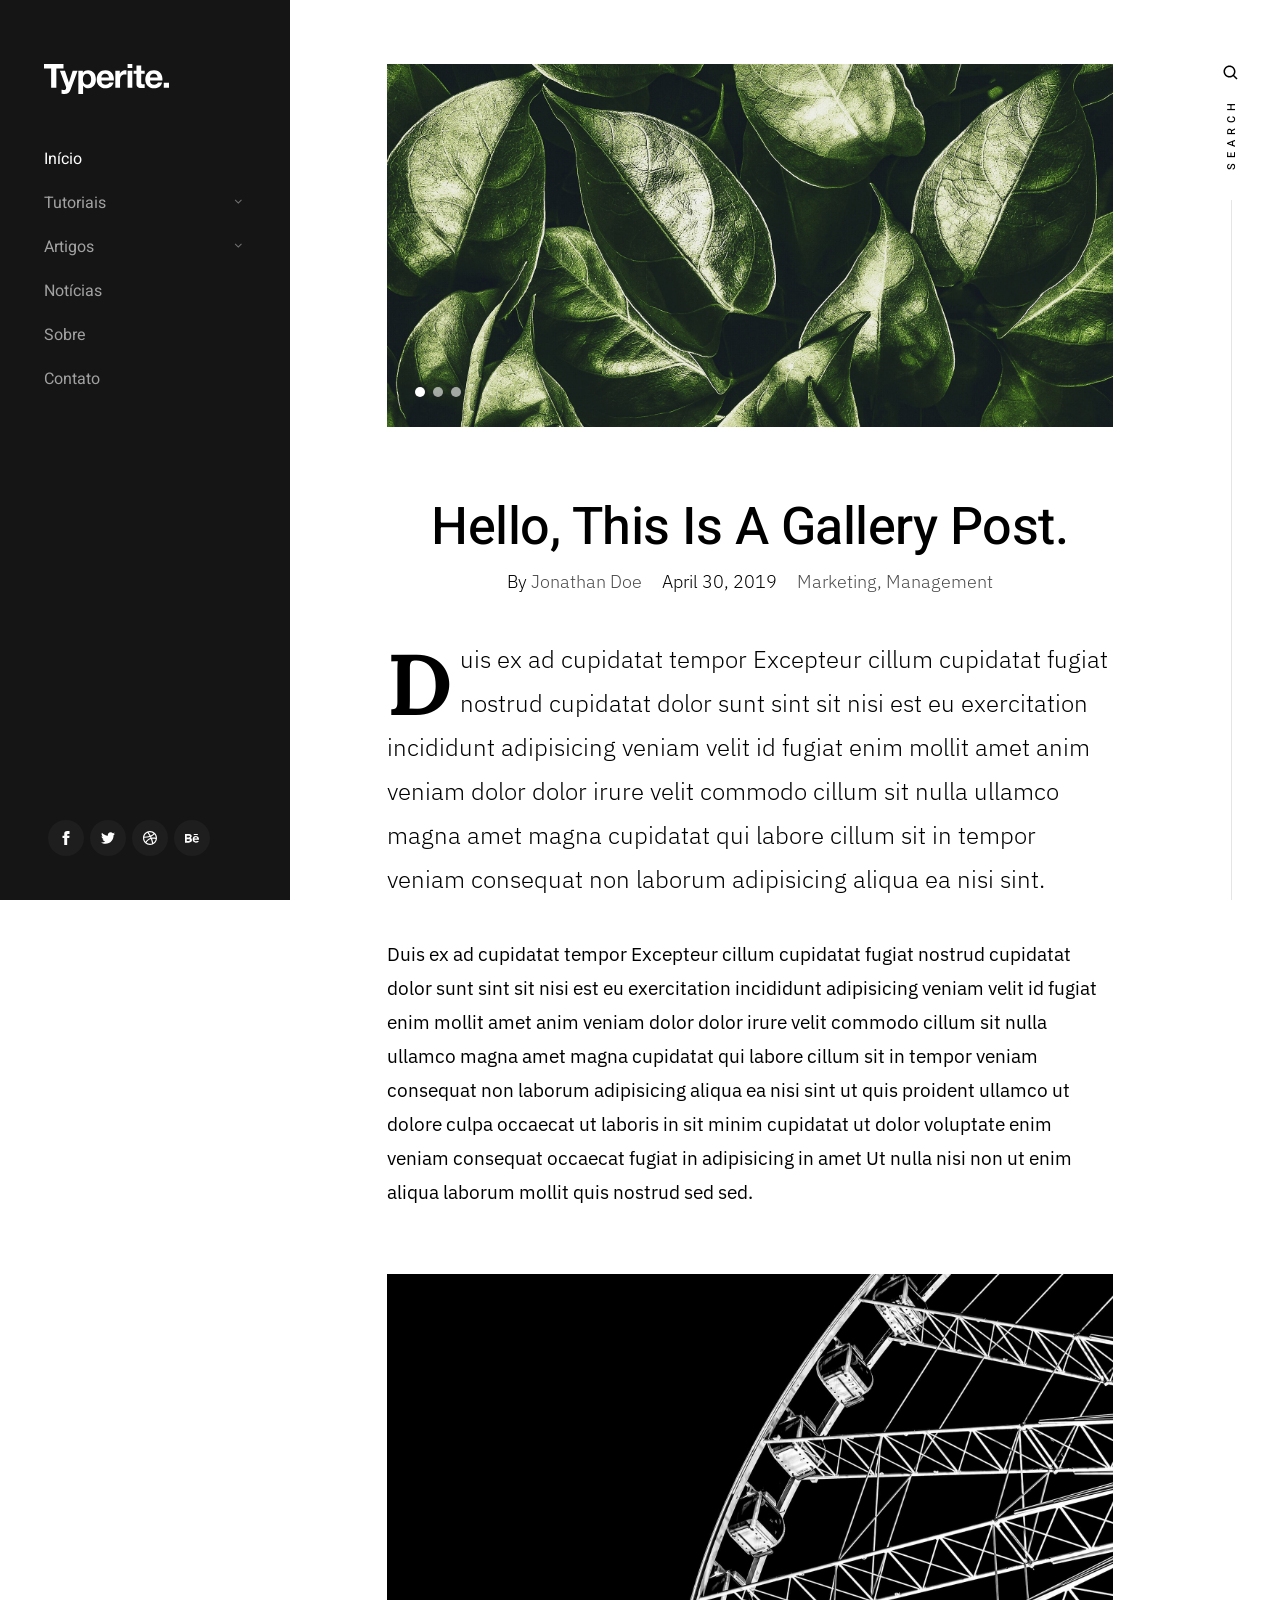
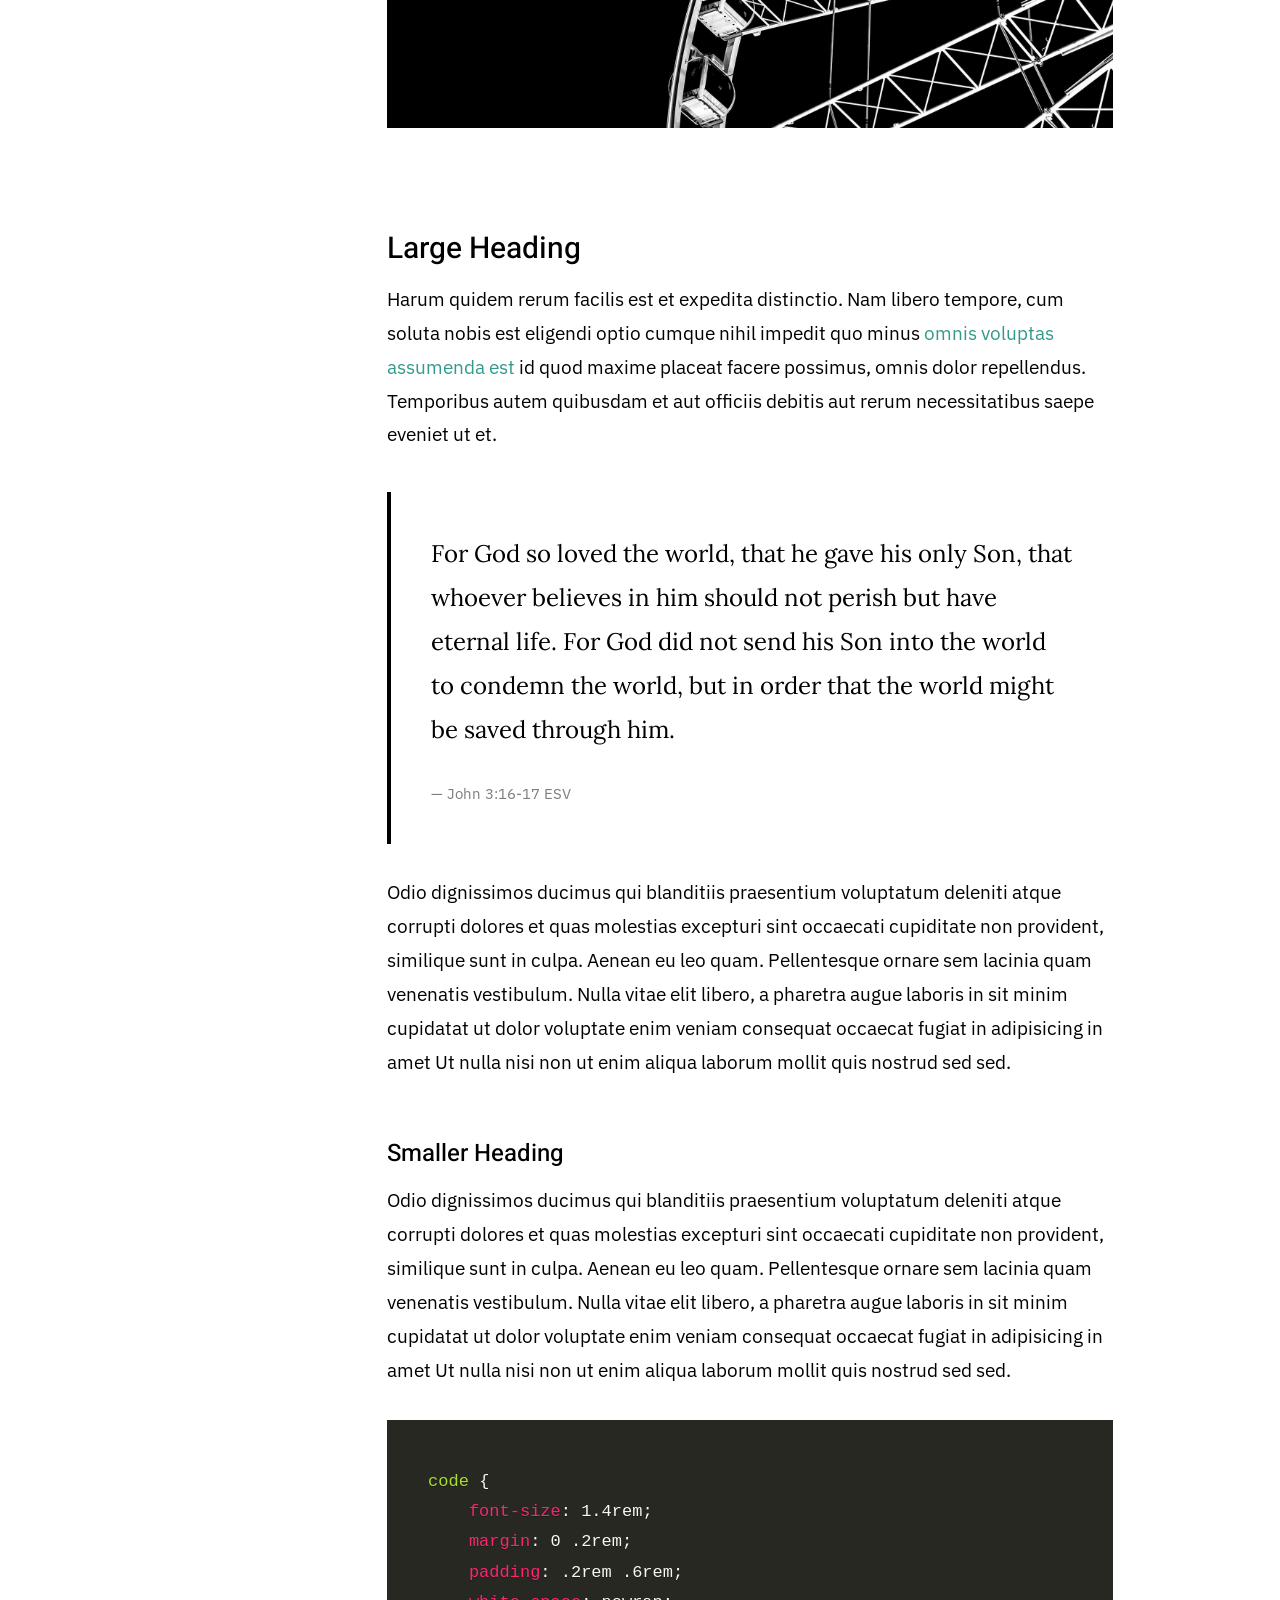
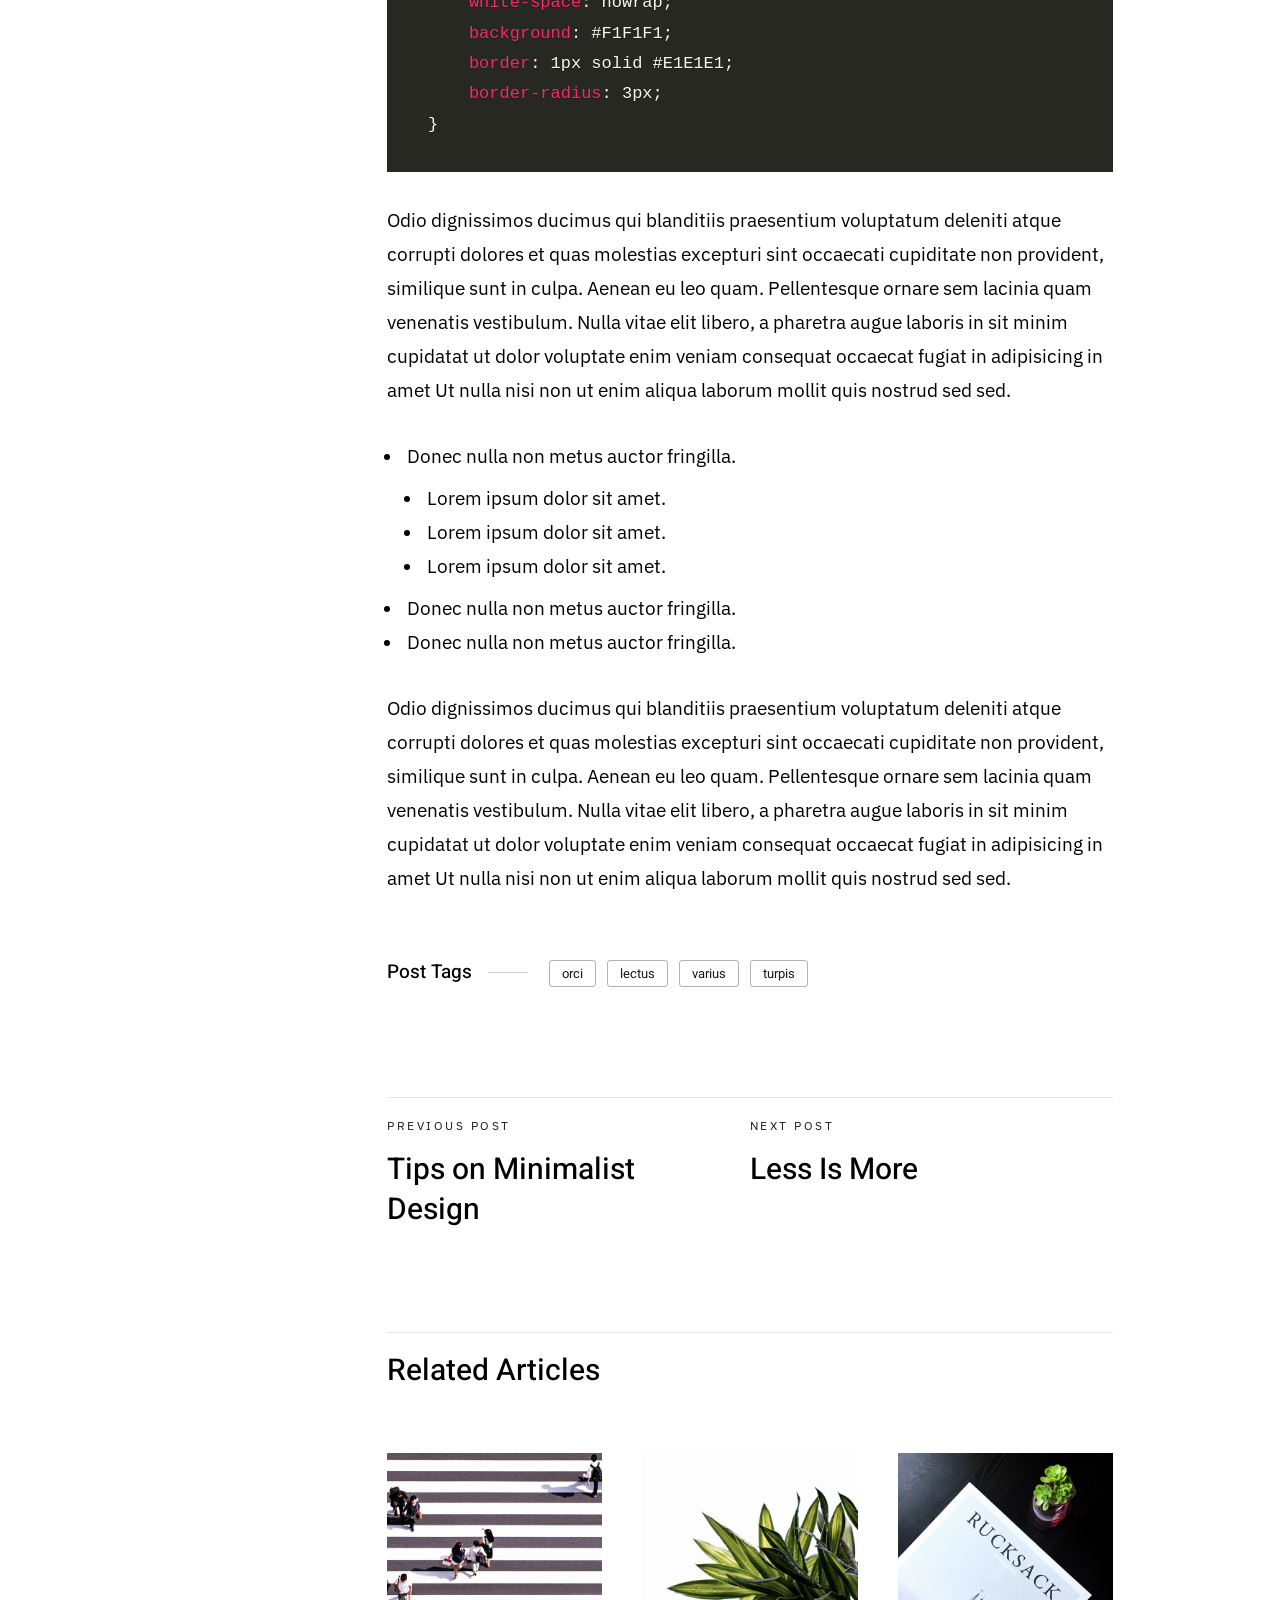
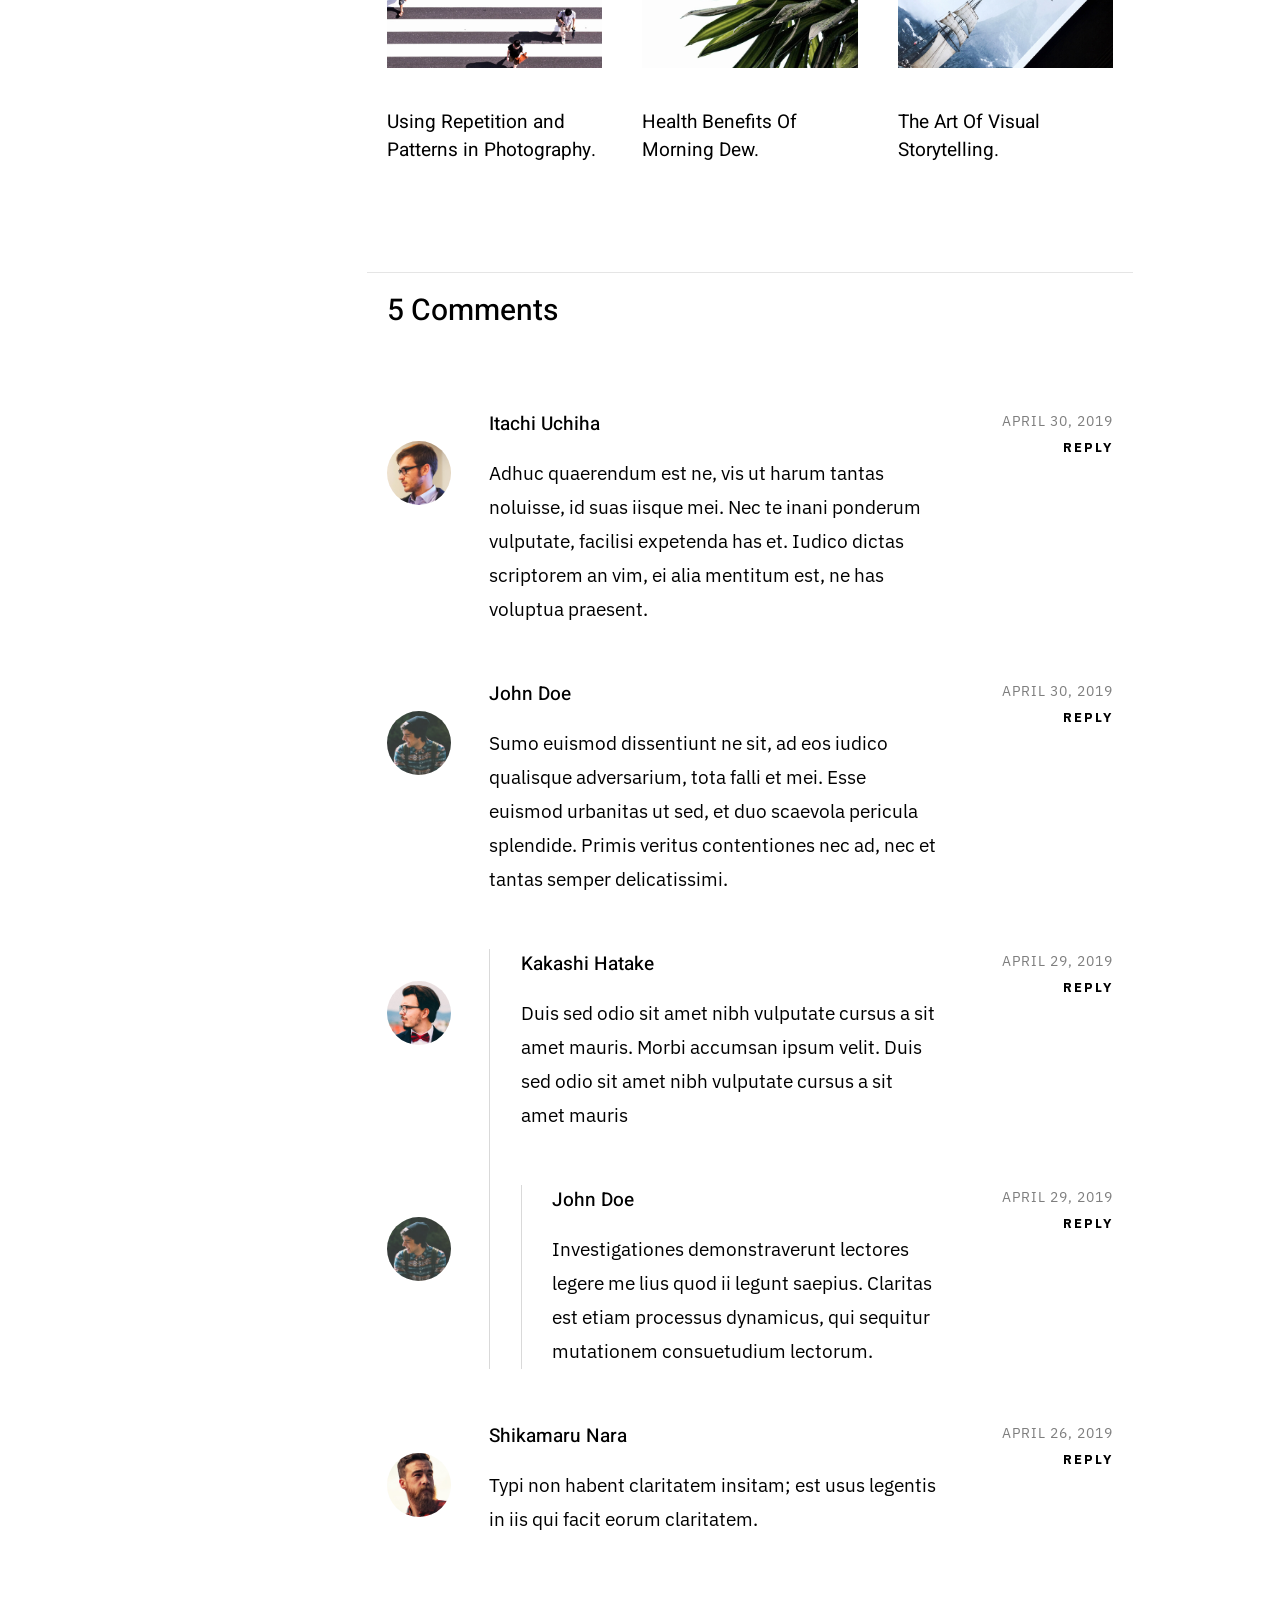
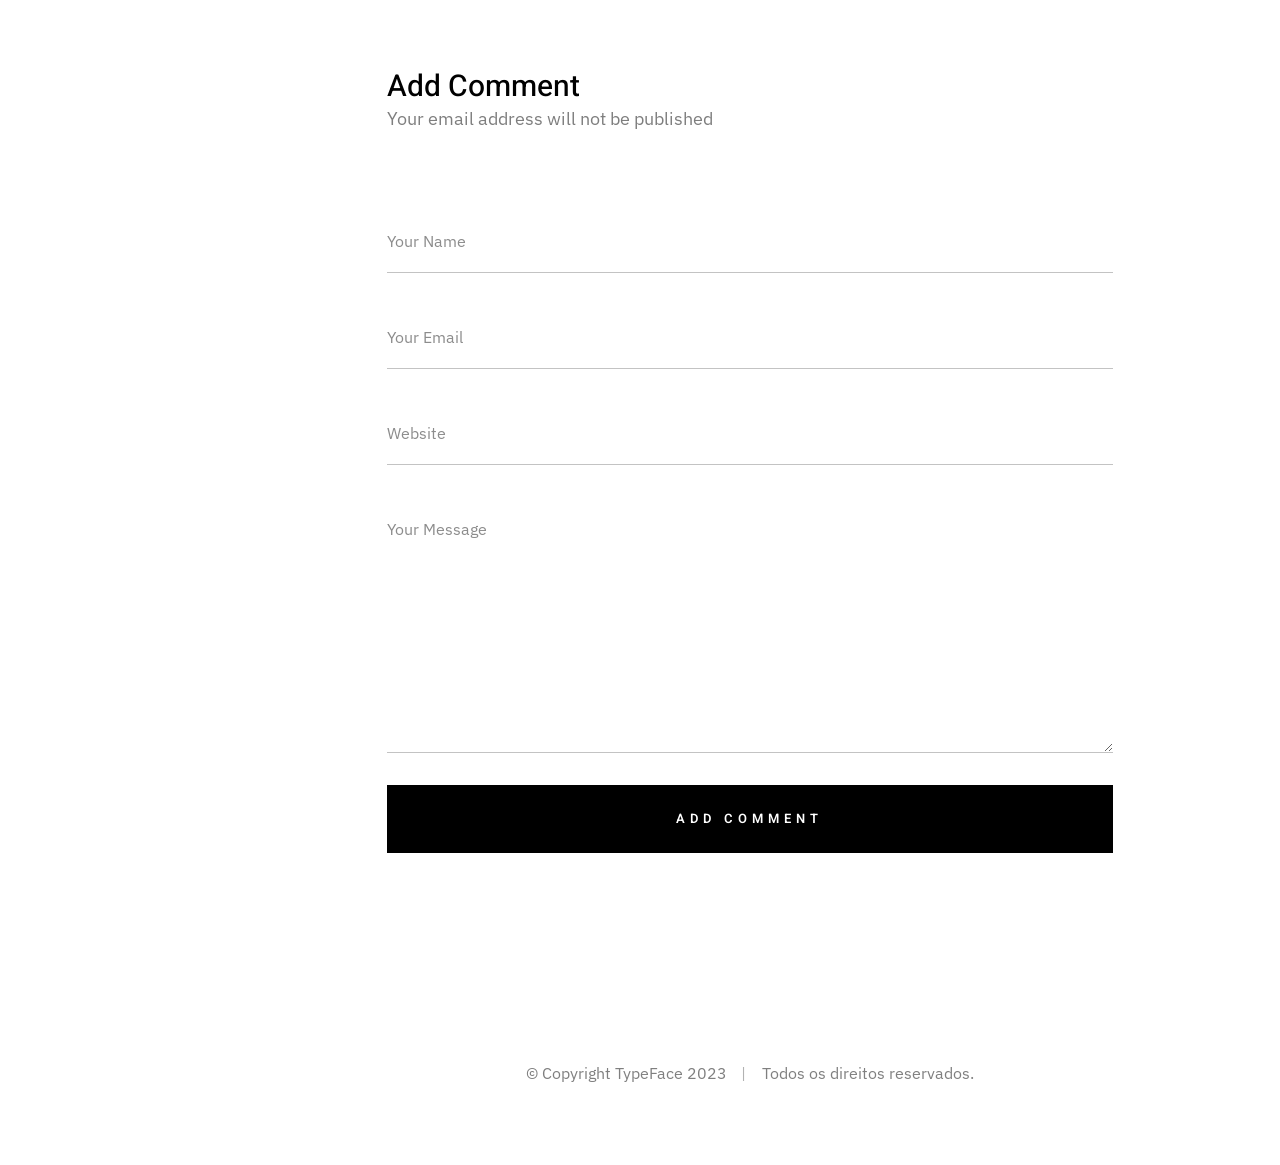
<file: single-gallery.html>
<!DOCTYPE html>
<html class="no-js" lang="pt-br">

<head>
  <!--- basic page needs
    ================================================== -->
  <meta charset="utf-8">
  <title>Gallery Post - TypeFace</title>
  <meta name="description" content="">
  <meta name="author" content="">

  <!-- mobile specific metas
    ================================================== -->
  <meta name="viewport" content="width=device-width, initial-scale=1">

  <!-- CSS
    ================================================== -->
  <link rel="stylesheet" href="css/base.css">
  <link rel="stylesheet" href="css/vendor.css">
  <link rel="stylesheet" href="css/main.css">

  <!-- script
    ================================================== -->
  <script src="js/modernizr.js"></script>

  <!-- favicons
    ================================================== -->
  <link rel="apple-touch-icon" sizes="180x180" href="images/favicon/apple-touch-icon.png">
  <link rel="icon" type="image/png" sizes="32x32" href="images/favicon/favicon-32x32.png">
  <link rel="icon" type="image/png" sizes="16x16" href="images/favicon/favicon-16x16.png">
  <link rel="manifest" href="site.webmanifest">
</head>

<body class="ss-bg-white">
  <!-- preloader
    ================================================== -->
  <div id="preloader">
    <div id="loader" class="dots-fade">
      <div></div>
      <div></div>
      <div></div>
    </div>
  </div>

  <div id="top" class="s-wrap site-wrapper">
    <!-- site header
        ================================================== -->
    <header class="s-header header">
      <div class="header__top">
        <div class="header__logo">
          <a class="site-logo" href="index.html">
            <img src="images/logo.svg" alt="Homepage">
          </a>
        </div>
      </div>
      <!-- end header__top -->

      <nav class="header__nav-wrap">
        <ul class="header__nav">
          <li class="current"><a href="index.html" title="">Início</a></li>
          <li class="has-children">
            <a href="#0" title="">Tutoriais</a>
            <ul class="sub-menu">
              <li><a href="#">DevOps</a></li>
              <li><a href="#">Front-end</a></li>
            </ul>
          </li>
          <li class="has-children">
            <a href="#0" title="">Artigos</a>
            <ul class="sub-menu">
              <li><a href="#">Programação</a></li>
              <li><a href="#">Inteligencia Artificial</a></li>
              <li><a href="#">Computação em Nuvem</a></li>
            </ul>
          </li>
          <li><a href="#" title="">Notícias</a></li>
          <li><a href="page-about.html" title="">Sobre</a></li>
          <li><a href="page-contact.html" title="">Contato</a></li>
        </ul>
        <!-- end header__nav -->

        <ul class="header__social">
          <li class="ss-facebook">
            <a href="https://facebook.com/">
              <span class="screen-reader-text">Facebook</span>
            </a>
          </li>
          <li class="ss-twitter">
            <a href="#0">
              <span class="screen-reader-text">Twitter</span>
            </a>
          </li>
          <li class="ss-dribbble">
            <a href="#0">
              <span class="screen-reader-text">Instagram</span>
            </a>
          </li>
          <li class="ss-behance">
            <a href="#0">
              <span class="screen-reader-text">Behance</span>
            </a>
          </li>
        </ul>
      </nav>
      <!-- end header__nav-wrap -->

      <!-- menu toggle -->
      <a href="#0" class="header__menu-toggle">
        <span>Menu</span>
      </a>
    </header>
    <!-- end s-header -->

    <!-- search
        ================================================== -->
    <div class="s-search">
      <div class="search-block">
        <form role="search" method="get" class="search-form" action="#">
          <label>
            <span class="hide-content">Search for:</span>
            <input type="search" class="search-field" placeholder="Type Keywords" value="" name="s" title="Search for:"
              autocomplete="off">
          </label>
          <input type="submit" class="search-submit" value="Search">
        </form>

        <a href="#0" title="Close Search" class="search-close">Close</a>
      </div>
      <!-- end search-block -->

      <!-- search modal trigger -->
      <a href="#0" class="search-trigger">
        <svg xmlns="http://www.w3.org/2000/svg" width="24" height="24" viewBox="0 0 24 24"
          style="fill: rgba(0, 0, 0, 1); transform: ; -ms-filter: ">
          <path
            d="M10,18c1.846,0,3.543-0.635,4.897-1.688l4.396,4.396l1.414-1.414l-4.396-4.396C17.365,13.543,18,11.846,18,10 c0-4.411-3.589-8-8-8s-8,3.589-8,8S5.589,18,10,18z M10,4c3.309,0,6,2.691,6,6s-2.691,6-6,6s-6-2.691-6-6S6.691,4,10,4z">
          </path>
        </svg>
        <span>Search</span>
      </a>
      <span class="search-line"></span>
    </div>
    <!-- end s-search -->

    <!-- site content
        ================================================== -->
    <div class="s-content content">
      <main class="row content__page">
        <article class="column large-full entry format-gallery">
          <div class="media-wrap entry__media">
            <div class="entry__slider slider">
              <div class="slider__slides">
                <div class="slider__slide">
                  <img src="images/thumbs/single/gallery/single-gallery-01-1000.jpg" srcset="
                        images/thumbs/single/gallery/single-gallery-01-2000.jpg 2000w,
                        images/thumbs/single/gallery/single-gallery-01-1000.jpg 1000w,
                        images/thumbs/single/gallery/single-gallery-01-500.jpg   500w
                      " sizes="(max-width: 2000px) 100vw, 2000px" alt="">
                </div>
                <div class="slider__slide">
                  <img src="images/thumbs/single/gallery/single-gallery-02-1000.jpg" srcset="
                        images/thumbs/single/gallery/single-gallery-02-2000.jpg 2000w,
                        images/thumbs/single/gallery/single-gallery-02-1000.jpg 1000w,
                        images/thumbs/single/gallery/single-gallery-02-500.jpg   500w
                      " sizes="(max-width: 2000px) 100vw, 2000px" alt="">
                </div>
                <div class="slider__slide">
                  <img src="images/thumbs/single/gallery/single-gallery-03-1000.jpg" srcset="
                        images/thumbs/single/gallery/single-gallery-03-2000.jpg 2000w,
                        images/thumbs/single/gallery/single-gallery-03-1000.jpg 1000w,
                        images/thumbs/single/gallery/single-gallery-03-500.jpg   500w
                      " sizes="(max-width: 2000px) 100vw, 2000px" alt="">
                </div>
              </div>
            </div>
          </div>

          <div class="content__page-header entry__header">
            <h1 class="display-1 entry__title">
              Hello, This Is A Gallery Post.
            </h1>
            <ul class="entry__header-meta">
              <li class="author">By <a href="#0">Jonathan Doe</a></li>
              <li class="date">April 30, 2019</li>
              <li class="cat-links">
                <a href="#0">Marketing</a><a href="#0">Management</a>
              </li>
            </ul>
          </div>
          <!-- end entry__header -->

          <div class="entry__content">
            <p class="lead drop-cap">
              Duis ex ad cupidatat tempor Excepteur cillum cupidatat fugiat
              nostrud cupidatat dolor sunt sint sit nisi est eu exercitation
              incididunt adipisicing veniam velit id fugiat enim mollit amet
              anim veniam dolor dolor irure velit commodo cillum sit nulla
              ullamco magna amet magna cupidatat qui labore cillum sit in
              tempor veniam consequat non laborum adipisicing aliqua ea nisi
              sint.
            </p>

            <p>
              Duis ex ad cupidatat tempor Excepteur cillum cupidatat fugiat
              nostrud cupidatat dolor sunt sint sit nisi est eu exercitation
              incididunt adipisicing veniam velit id fugiat enim mollit amet
              anim veniam dolor dolor irure velit commodo cillum sit nulla
              ullamco magna amet magna cupidatat qui labore cillum sit in
              tempor veniam consequat non laborum adipisicing aliqua ea nisi
              sint ut quis proident ullamco ut dolore culpa occaecat ut
              laboris in sit minim cupidatat ut dolor voluptate enim veniam
              consequat occaecat fugiat in adipisicing in amet Ut nulla nisi
              non ut enim aliqua laborum mollit quis nostrud sed sed.
            </p>

            <p>
              <img src="images/wheel-1000.jpg" srcset="
                    images/wheel-2000.jpg 2000w,
                    images/wheel-1000.jpg 1000w,
                    images/wheel-500.jpg   500w
                  " sizes="(max-width: 2000px) 100vw, 2000px" alt="">
            </p>

            <h2>Large Heading</h2>

            <p>
              Harum quidem rerum facilis est et expedita distinctio. Nam
              libero tempore, cum soluta nobis est eligendi optio cumque nihil
              impedit quo minus
              <a href="http://#">omnis voluptas assumenda est</a> id quod
              maxime placeat facere possimus, omnis dolor repellendus.
              Temporibus autem quibusdam et aut officiis debitis aut rerum
              necessitatibus saepe eveniet ut et.
            </p>

            <blockquote>
              <p>
                For God so loved the world, that he gave his only Son, that
                whoever believes in him should not perish but have eternal
                life. For God did not send his Son into the world to condemn
                the world, but in order that the world might be saved through
                him.
              </p>
              <cite>John 3:16-17 ESV</cite>
            </blockquote>

            <p>
              Odio dignissimos ducimus qui blanditiis praesentium voluptatum
              deleniti atque corrupti dolores et quas molestias excepturi sint
              occaecati cupiditate non provident, similique sunt in culpa.
              Aenean eu leo quam. Pellentesque ornare sem lacinia quam
              venenatis vestibulum. Nulla vitae elit libero, a pharetra augue
              laboris in sit minim cupidatat ut dolor voluptate enim veniam
              consequat occaecat fugiat in adipisicing in amet Ut nulla nisi
              non ut enim aliqua laborum mollit quis nostrud sed sed.
            </p>

            <h3>Smaller Heading</h3>

            <p>
              Odio dignissimos ducimus qui blanditiis praesentium voluptatum
              deleniti atque corrupti dolores et quas molestias excepturi sint
              occaecati cupiditate non provident, similique sunt in culpa.
              Aenean eu leo quam. Pellentesque ornare sem lacinia quam
              venenatis vestibulum. Nulla vitae elit libero, a pharetra augue
              laboris in sit minim cupidatat ut dolor voluptate enim veniam
              consequat occaecat fugiat in adipisicing in amet Ut nulla nisi
              non ut enim aliqua laborum mollit quis nostrud sed sed.
            </p>

            <pre><code class="language-css">
    code {
        font-size: 1.4rem;
        margin: 0 .2rem;
        padding: .2rem .6rem;
        white-space: nowrap;
        background: #F1F1F1;
        border: 1px solid #E1E1E1;	
        border-radius: 3px;
    }
</code></pre>

            <p>
              Odio dignissimos ducimus qui blanditiis praesentium voluptatum
              deleniti atque corrupti dolores et quas molestias excepturi sint
              occaecati cupiditate non provident, similique sunt in culpa.
              Aenean eu leo quam. Pellentesque ornare sem lacinia quam
              venenatis vestibulum. Nulla vitae elit libero, a pharetra augue
              laboris in sit minim cupidatat ut dolor voluptate enim veniam
              consequat occaecat fugiat in adipisicing in amet Ut nulla nisi
              non ut enim aliqua laborum mollit quis nostrud sed sed.
            </p>

            <ul>
              <li>
                Donec nulla non metus auctor fringilla.
                <ul>
                  <li>Lorem ipsum dolor sit amet.</li>
                  <li>Lorem ipsum dolor sit amet.</li>
                  <li>Lorem ipsum dolor sit amet.</li>
                </ul>
              </li>
              <li>Donec nulla non metus auctor fringilla.</li>
              <li>Donec nulla non metus auctor fringilla.</li>
            </ul>

            <p>
              Odio dignissimos ducimus qui blanditiis praesentium voluptatum
              deleniti atque corrupti dolores et quas molestias excepturi sint
              occaecati cupiditate non provident, similique sunt in culpa.
              Aenean eu leo quam. Pellentesque ornare sem lacinia quam
              venenatis vestibulum. Nulla vitae elit libero, a pharetra augue
              laboris in sit minim cupidatat ut dolor voluptate enim veniam
              consequat occaecat fugiat in adipisicing in amet Ut nulla nisi
              non ut enim aliqua laborum mollit quis nostrud sed sed.
            </p>

            <p class="entry__tags">
              <span>Post Tags</span>

              <span class="entry__tag-list">
                <a href="#0">orci</a>
                <a href="#0">lectus</a>
                <a href="#0">varius</a>
                <a href="#0">turpis</a>
              </span>
            </p>
          </div>
          <!-- end entry content -->

          <div class="entry__pagenav">
            <div class="entry__nav">
              <div class="entry__prev">
                <a href="#0" rel="prev">
                  <span>Previous Post</span>
                  Tips on Minimalist Design
                </a>
              </div>
              <div class="entry__next">
                <a href="#0" rel="next">
                  <span>Next Post</span>
                  Less Is More
                </a>
              </div>
            </div>
          </div>
          <!-- end entry content -->

          <div class="entry__related">
            <h3 class="h2">Related Articles</h3>

            <ul class="related">
              <li class="related__item">
                <a href="single-standard.html" class="related__link">
                  <img src="images/thumbs/masonry/walk-600.jpg" alt="">
                </a>
                <h5 class="related__post-title">
                  Using Repetition and Patterns in Photography.
                </h5>
              </li>
              <li class="related__item">
                <a href="single-standard.html" class="related__link">
                  <img src="images/thumbs/masonry/dew-600.jpg" alt="">
                </a>
                <h5 class="related__post-title">
                  Health Benefits Of Morning Dew.
                </h5>
              </li>
              <li class="related__item">
                <a href="single-standard.html" class="related__link">
                  <img src="images/thumbs/masonry/rucksack-600.jpg" alt="">
                </a>
                <h5 class="related__post-title">
                  The Art Of Visual Storytelling.
                </h5>
              </li>
            </ul>
          </div>
          <!-- end entry related -->
        </article>
        <!-- end column large-full entry-->

        <div class="comments-wrap">
          <div id="comments" class="column large-12">
            <h3 class="h2">5 Comments</h3>

            <!-- START commentlist -->
            <ol class="commentlist">
              <li class="depth-1 comment">
                <div class="comment__avatar">
                  <img class="avatar" src="images/avatars/user-01.jpg" alt="" width="50" height="50">
                </div>

                <div class="comment__content">
                  <div class="comment__info">
                    <div class="comment__author">Itachi Uchiha</div>

                    <div class="comment__meta">
                      <div class="comment__time">April 30, 2019</div>
                      <div class="comment__reply">
                        <a class="comment-reply-link" href="#0">Reply</a>
                      </div>
                    </div>
                  </div>

                  <div class="comment__text">
                    <p>
                      Adhuc quaerendum est ne, vis ut harum tantas noluisse,
                      id suas iisque mei. Nec te inani ponderum vulputate,
                      facilisi expetenda has et. Iudico dictas scriptorem an
                      vim, ei alia mentitum est, ne has voluptua praesent.
                    </p>
                  </div>
                </div>
              </li>
              <!-- end comment level 1 -->

              <li class="thread-alt depth-1 comment">
                <div class="comment__avatar">
                  <img class="avatar" src="images/avatars/user-04.jpg" alt="" width="50" height="50">
                </div>

                <div class="comment__content">
                  <div class="comment__info">
                    <div class="comment__author">John Doe</div>

                    <div class="comment__meta">
                      <div class="comment__time">April 30, 2019</div>
                      <div class="comment__reply">
                        <a class="comment-reply-link" href="#0">Reply</a>
                      </div>
                    </div>
                  </div>

                  <div class="comment__text">
                    <p>
                      Sumo euismod dissentiunt ne sit, ad eos iudico qualisque
                      adversarium, tota falli et mei. Esse euismod urbanitas
                      ut sed, et duo scaevola pericula splendide. Primis
                      veritus contentiones nec ad, nec et tantas semper
                      delicatissimi.
                    </p>
                  </div>
                </div>

                <ul class="children">
                  <li class="depth-2 comment">
                    <div class="comment__avatar">
                      <img class="avatar" src="images/avatars/user-03.jpg" alt="" width="50" height="50">
                    </div>

                    <div class="comment__content">
                      <div class="comment__info">
                        <div class="comment__author">Kakashi Hatake</div>

                        <div class="comment__meta">
                          <div class="comment__time">April 29, 2019</div>
                          <div class="comment__reply">
                            <a class="comment-reply-link" href="#0">Reply</a>
                          </div>
                        </div>
                      </div>

                      <div class="comment__text">
                        <p>
                          Duis sed odio sit amet nibh vulputate cursus a sit
                          amet mauris. Morbi accumsan ipsum velit. Duis sed
                          odio sit amet nibh vulputate cursus a sit amet
                          mauris
                        </p>
                      </div>
                    </div>

                    <ul class="children">
                      <li class="depth-3 comment">
                        <div class="comment__avatar">
                          <img class="avatar" src="images/avatars/user-04.jpg" alt="" width="50" height="50">
                        </div>

                        <div class="comment__content">
                          <div class="comment__info">
                            <div class="comment__author">John Doe</div>

                            <div class="comment__meta">
                              <div class="comment__time">April 29, 2019</div>
                              <div class="comment__reply">
                                <a class="comment-reply-link" href="#0">Reply</a>
                              </div>
                            </div>
                          </div>

                          <div class="comment__text">
                            <p>
                              Investigationes demonstraverunt lectores legere
                              me lius quod ii legunt saepius. Claritas est
                              etiam processus dynamicus, qui sequitur
                              mutationem consuetudium lectorum.
                            </p>
                          </div>
                        </div>
                      </li>
                    </ul>
                  </li>
                </ul>
              </li>
              <!-- end comment level 1 -->

              <li class="depth-1 comment">
                <div class="comment__avatar">
                  <img class="avatar" src="images/avatars/user-02.jpg" alt="" width="50" height="50">
                </div>

                <div class="comment__content">
                  <div class="comment__info">
                    <div class="comment__author">Shikamaru Nara</div>

                    <div class="comment__meta">
                      <div class="comment__time">April 26, 2019</div>
                      <div class="comment__reply">
                        <a class="comment-reply-link" href="#0">Reply</a>
                      </div>
                    </div>
                  </div>

                  <div class="comment__text">
                    <p>
                      Typi non habent claritatem insitam; est usus legentis in
                      iis qui facit eorum claritatem.
                    </p>
                  </div>
                </div>
              </li>
              <!-- end comment level 1 -->
            </ol>
            <!-- END commentlist -->
          </div>
          <!-- end comments -->

          <div class="column large-12 comment-respond">
            <!-- START respond -->
            <div id="respond">
              <h3 class="h2">
                Add Comment
                <span>Your email address will not be published</span>
              </h3>

              <form name="contactForm" id="contactForm" method="post" action="" autocomplete="off">
                <fieldset>
                  <div class="form-field">
                    <input name="cName" id="cName" class="full-width" placeholder="Your Name" value="" type="text">
                  </div>

                  <div class="form-field">
                    <input name="cEmail" id="cEmail" class="full-width" placeholder="Your Email" value="" type="text">
                  </div>

                  <div class="form-field">
                    <input name="cWebsite" id="cWebsite" class="full-width" placeholder="Website" value="" type="text">
                  </div>

                  <div class="message form-field">
                    <textarea name="cMessage" id="cMessage" class="full-width" placeholder="Your Message"></textarea>
                  </div>

                  <input name="submit" id="submit" class="btn btn--primary btn-wide btn--large full-width"
                    value="Add Comment" type="submit">
                </fieldset>
              </form>
              <!-- end form -->
            </div>
            <!-- END respond-->
          </div>
          <!-- end comment-respond -->
        </div>
        <!-- end comments-wrap -->
      </main>
    </div>
    <!-- end s-content -->

    <!-- footer
        ================================================== -->
    <footer class="s-footer footer">
      <div class="row">
        <div class="column large-full footer__content">
          <div class="footer__copyright">
            <span>© Copyright TypeFace 2023</span>
            <span>Todos os direitos reservados.</span>
          </div>
        </div>
      </div>

      <div class="go-top">
        <a class="smoothscroll" title="Back to Top" href="#top"></a>
      </div>
    </footer>
  </div>
  <!-- end s-wrap -->

  <!-- Java Script
    ================================================== -->
  <script src="js/jquery-3.2.1.min.js"></script>
  <script src="js/plugins.js"></script>
  <script src="js/main.js"></script>
</body>

</html>
</file>
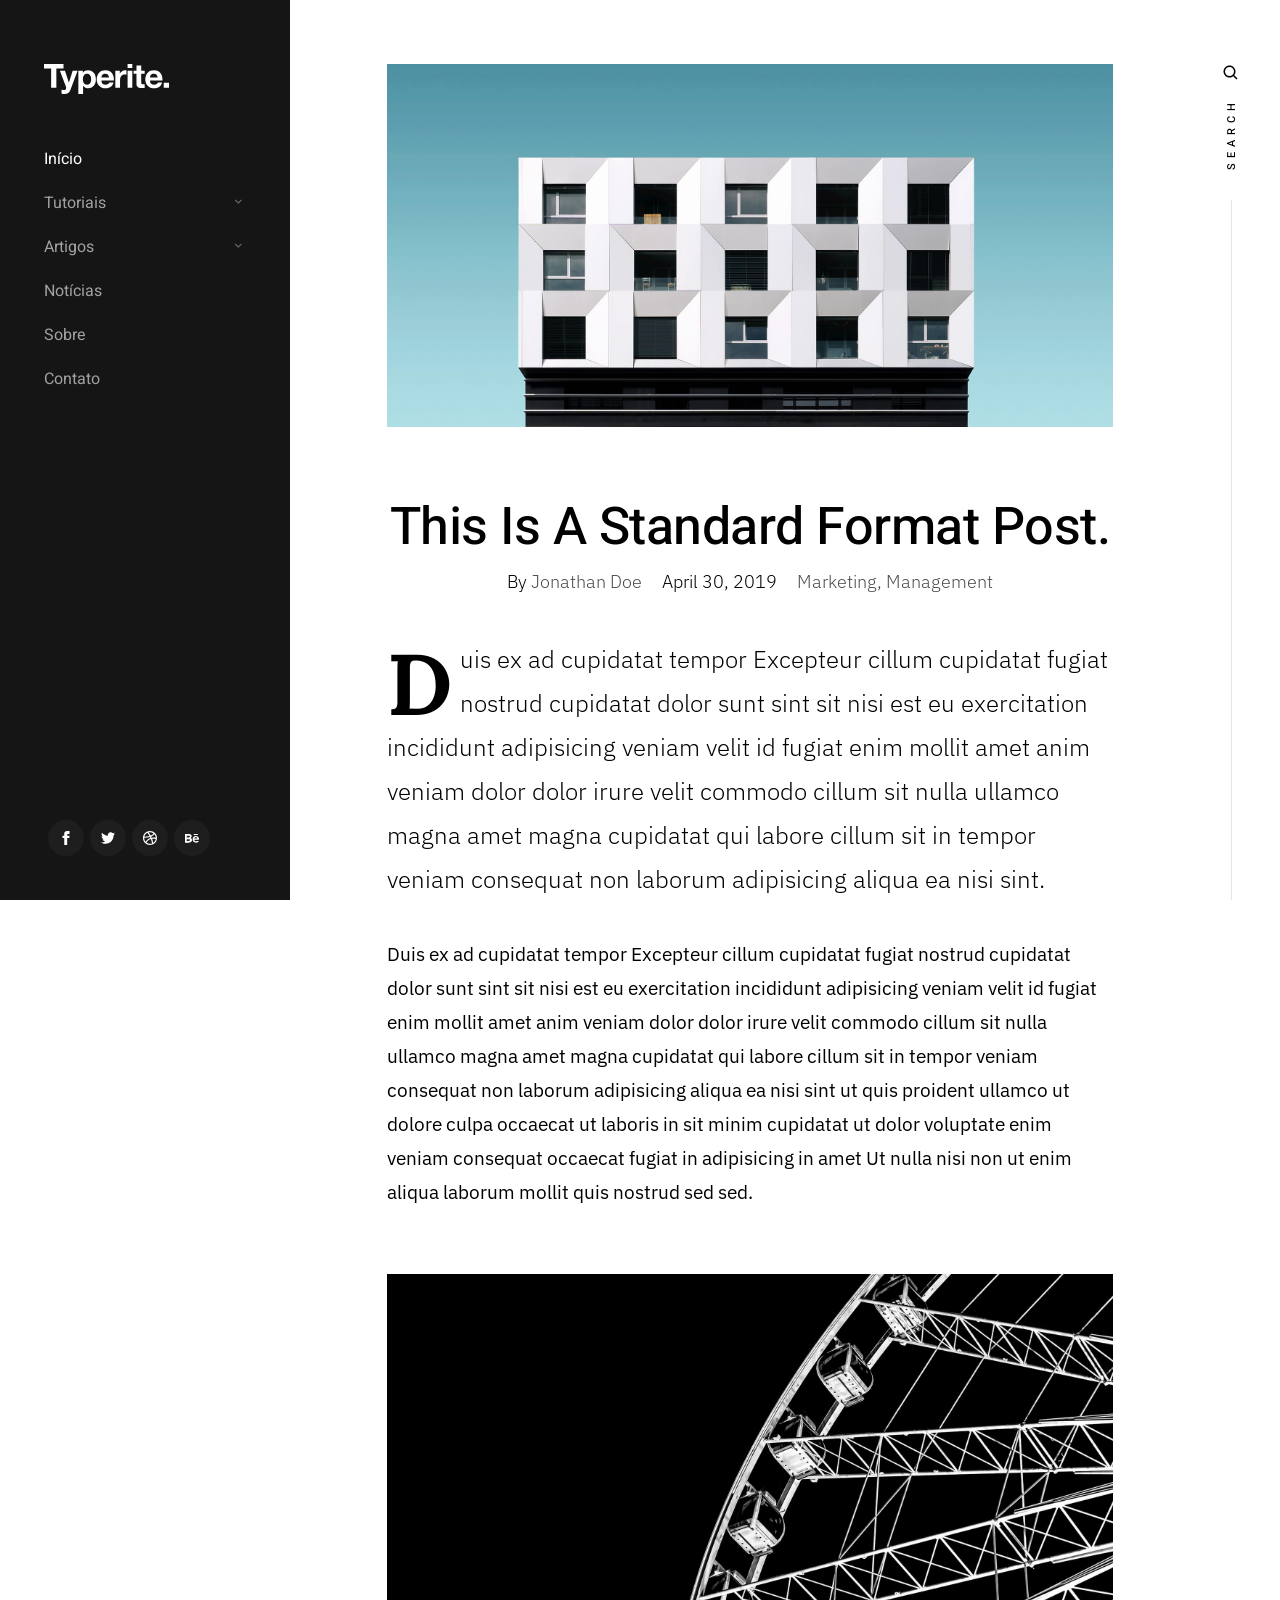
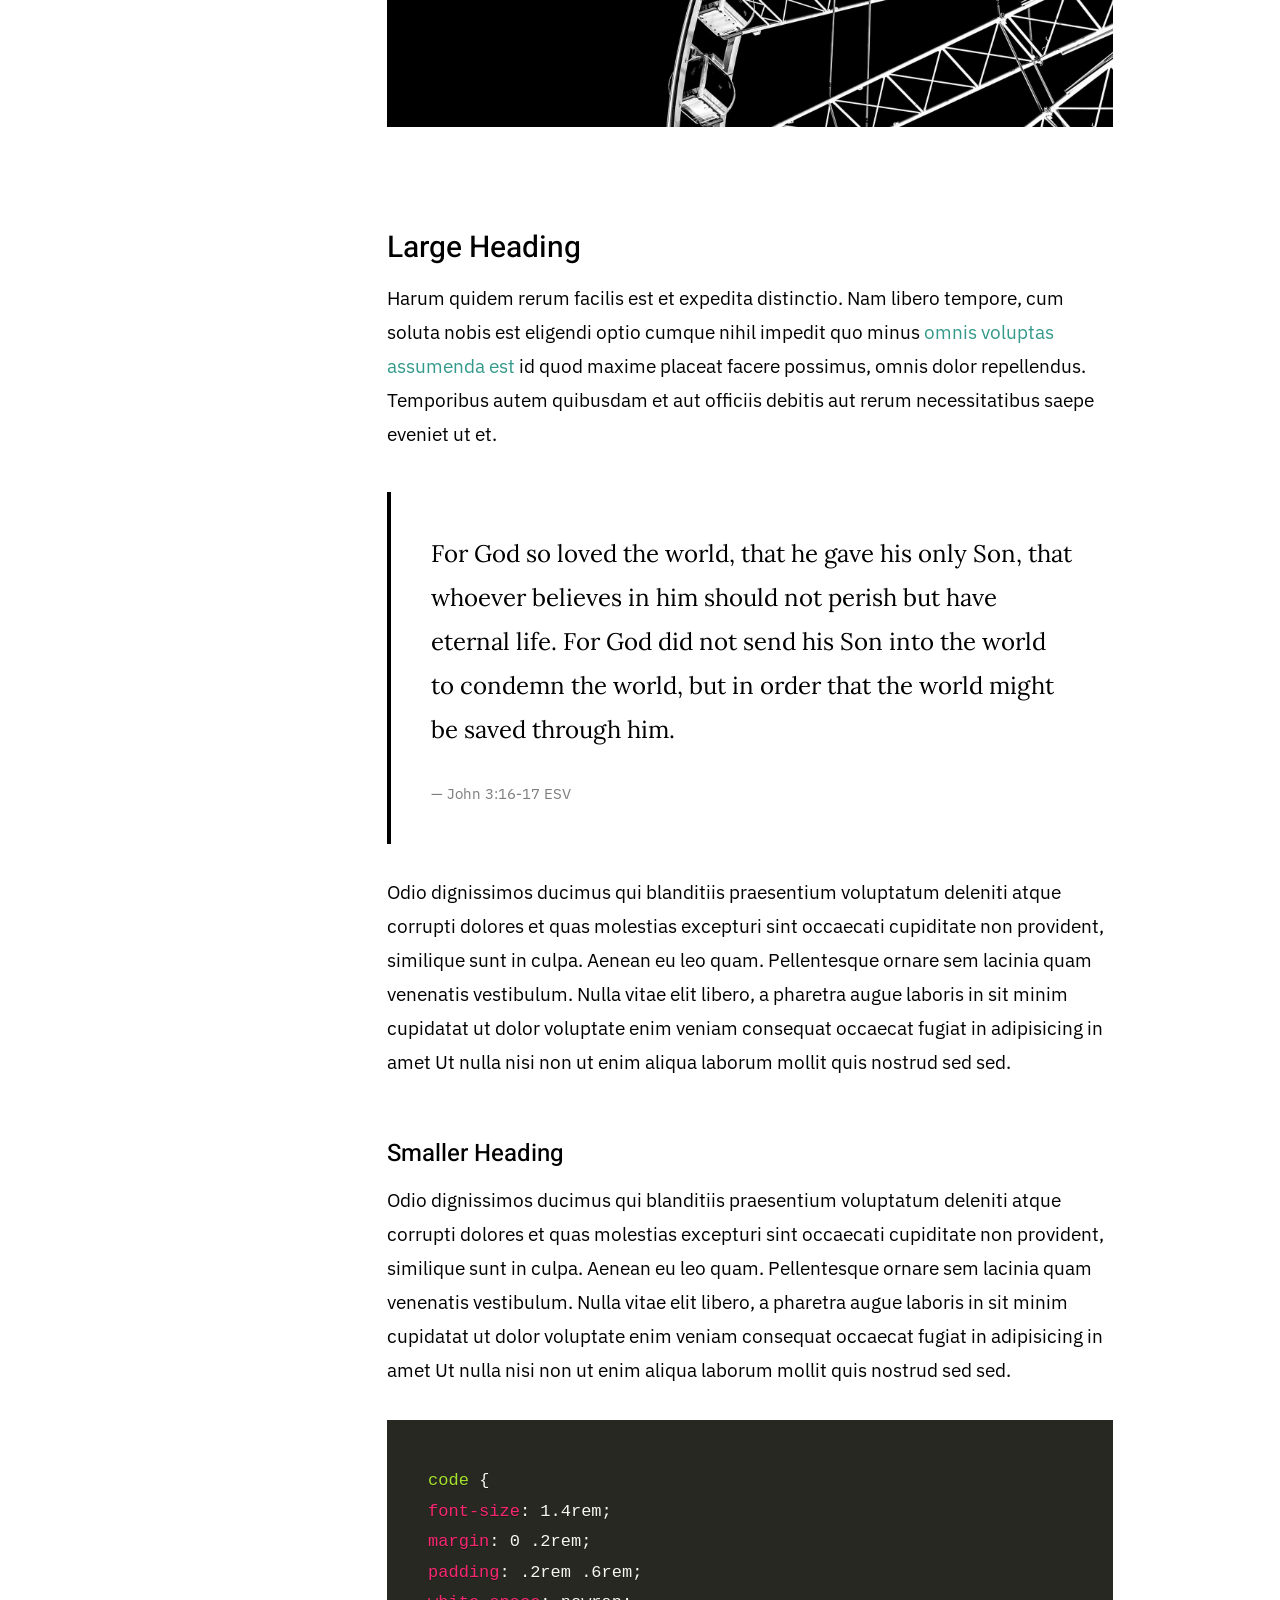
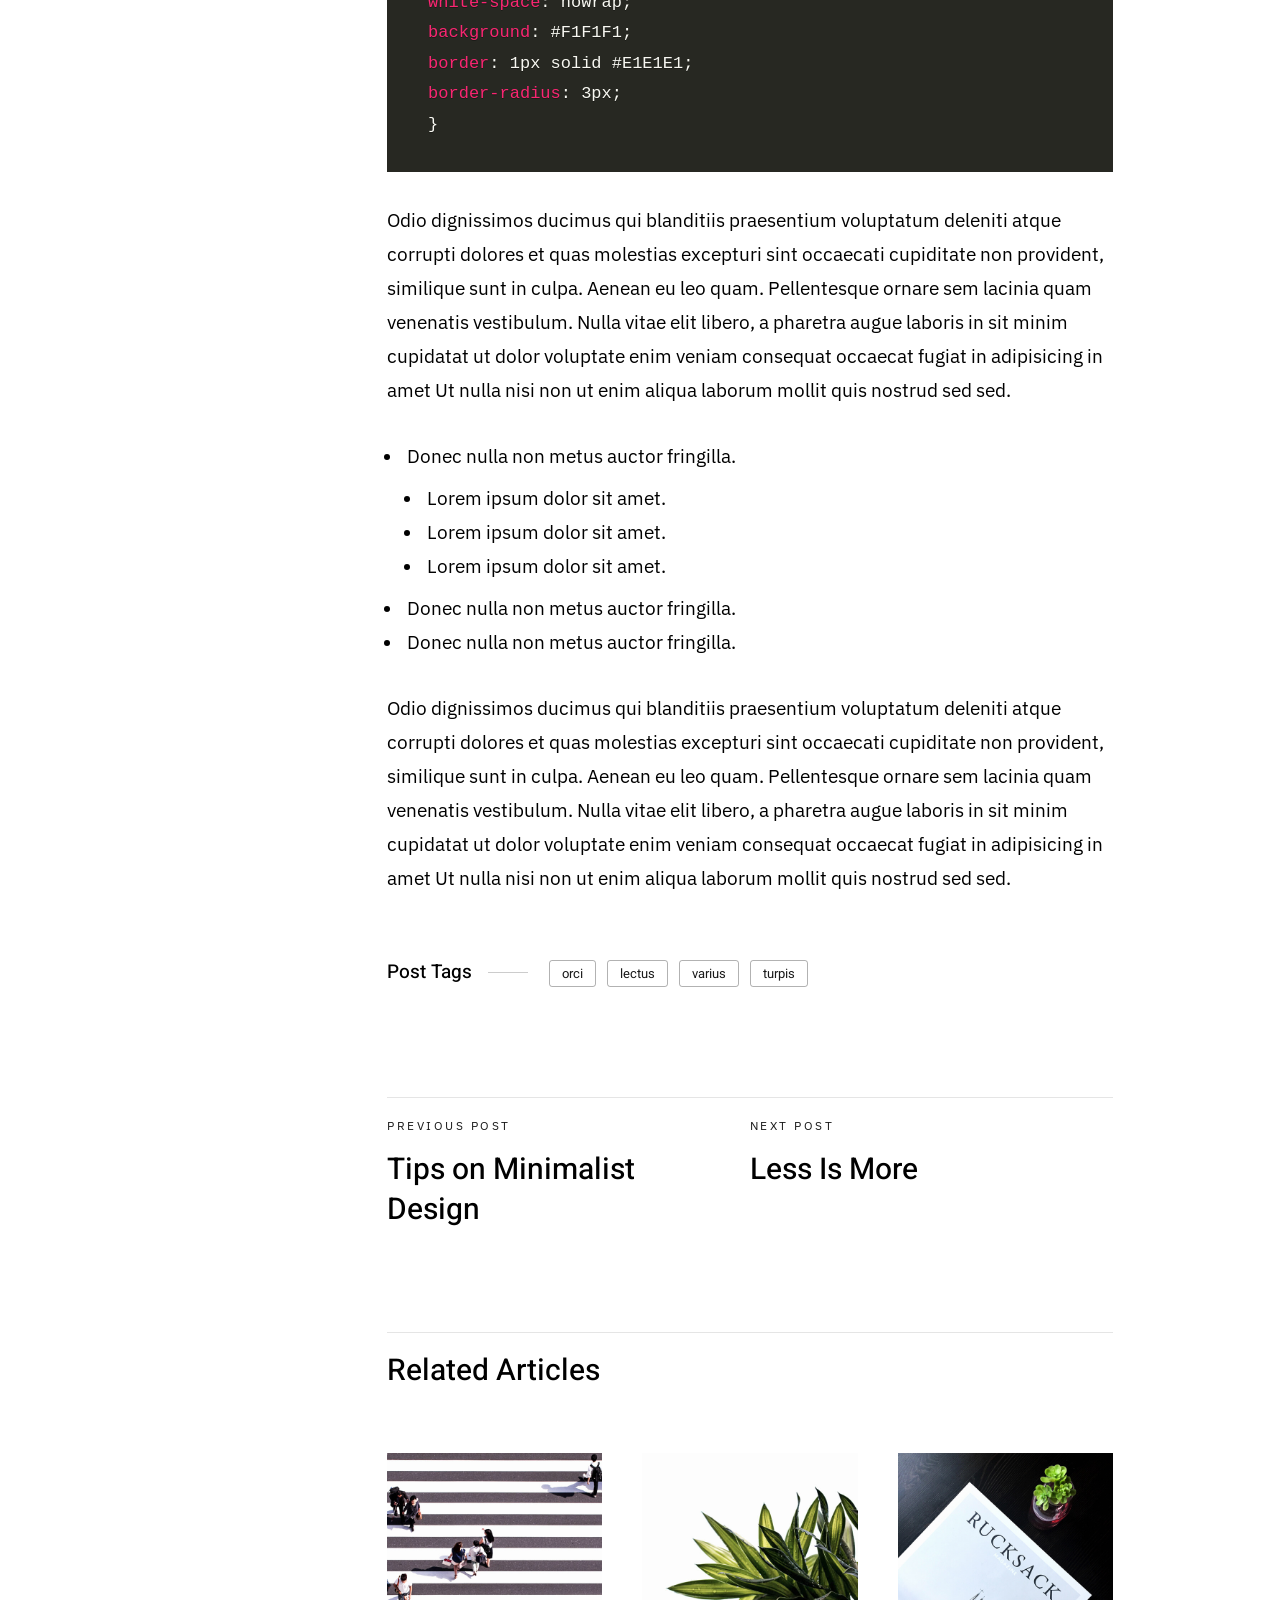
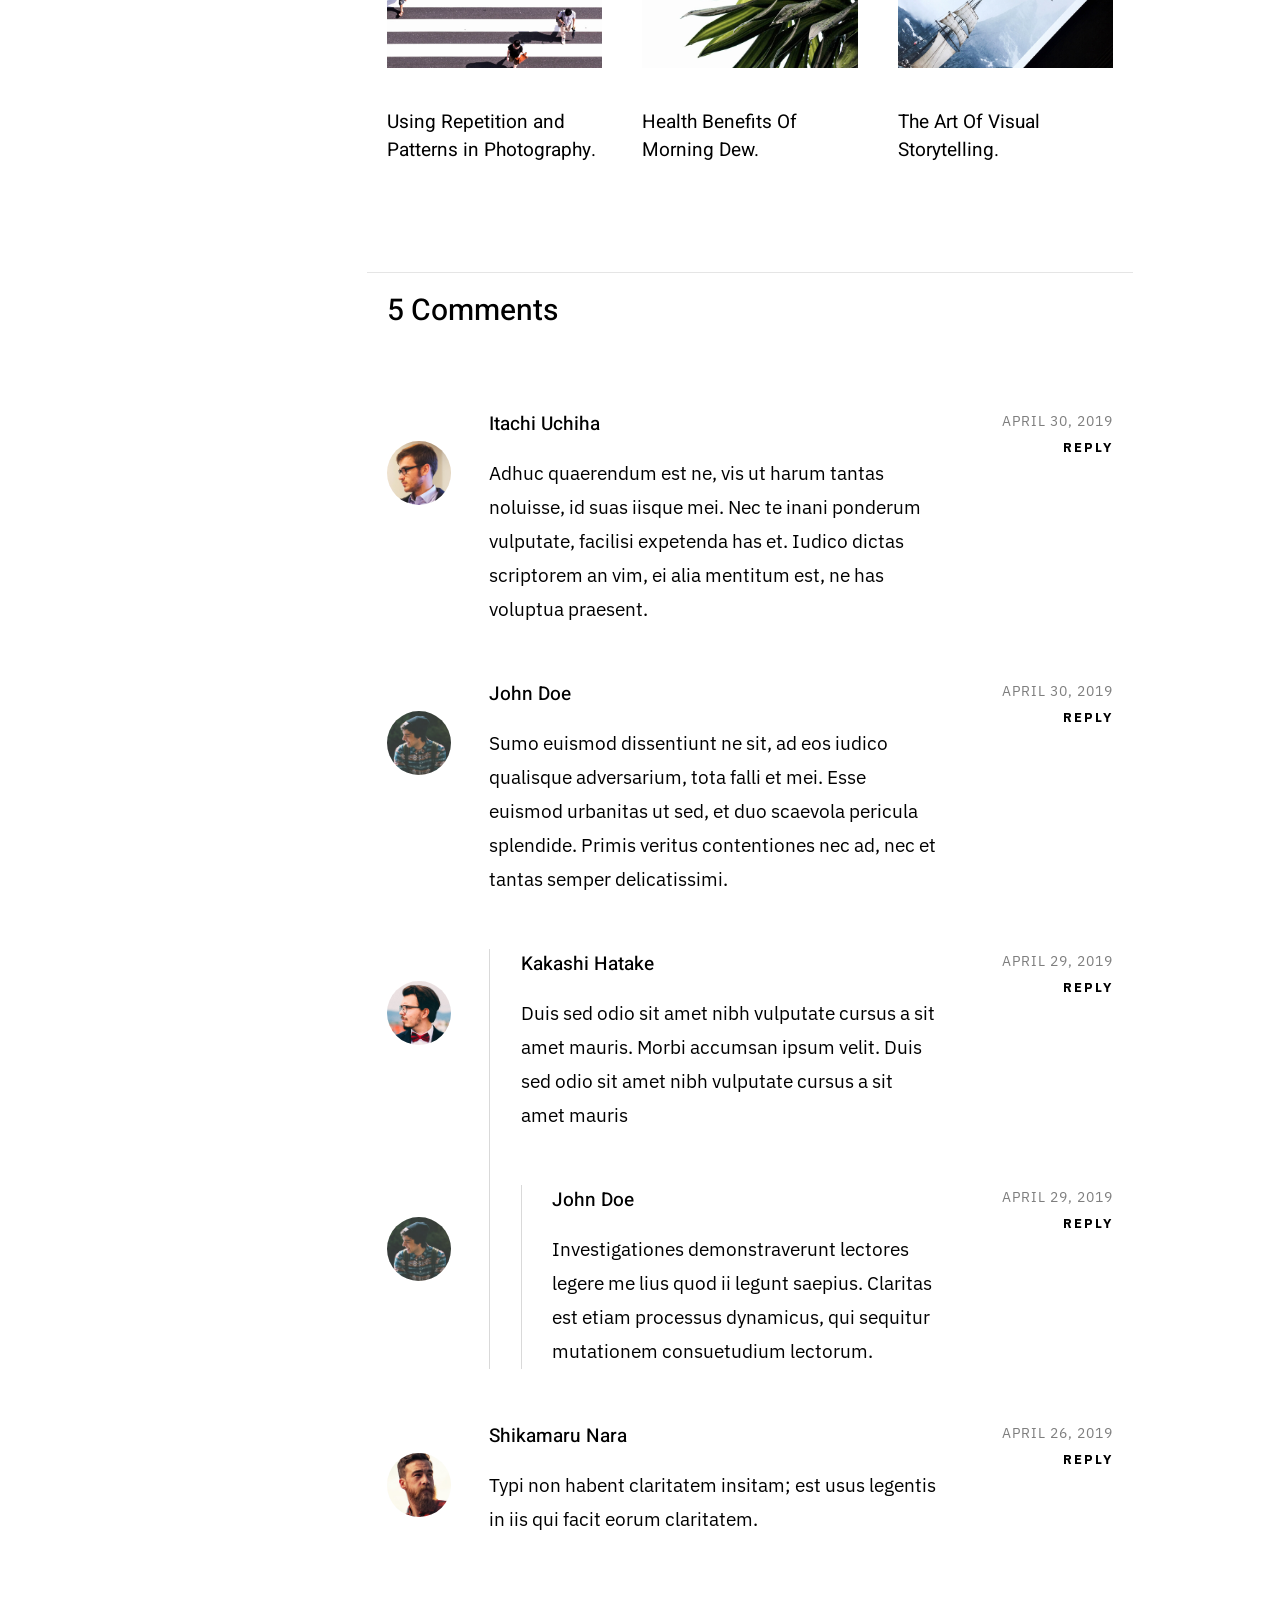
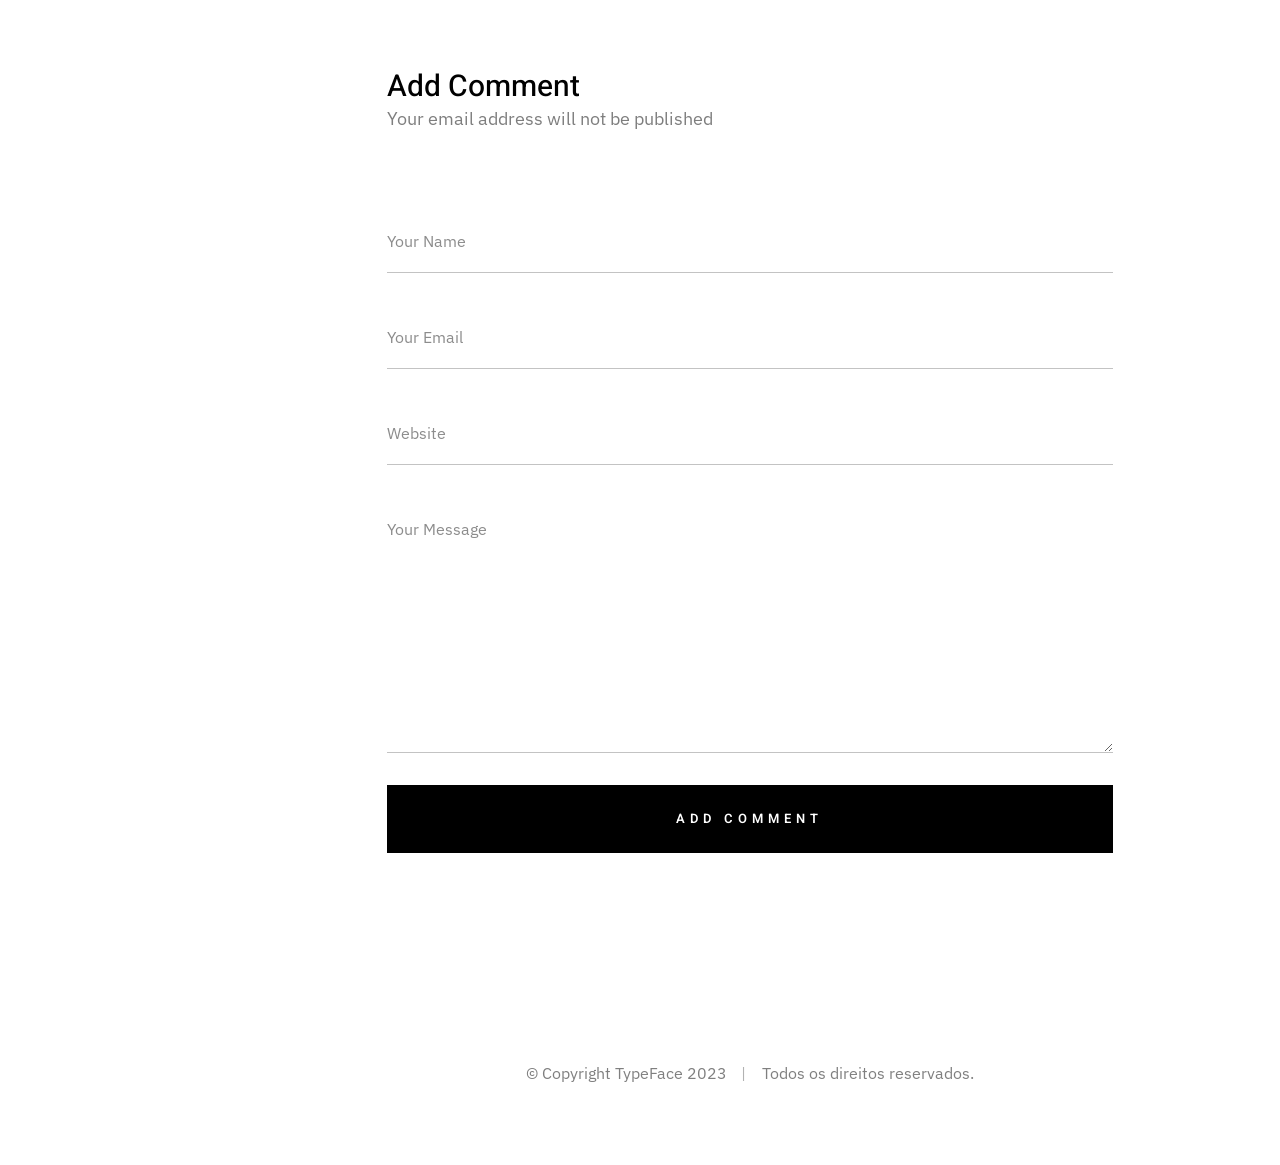
<file: single-standard.html>
<!DOCTYPE html>
<html class="no-js" lang="pt-br">

<head>
  <!--- basic page needs
    ================================================== -->
  <meta charset="utf-8">
  <title>Standard Post - TypeFace</title>
  <meta name="description" content="">
  <meta name="author" content="">

  <!-- mobile specific metas
    ================================================== -->
  <meta name="viewport" content="width=device-width, initial-scale=1">

  <!-- CSS
    ================================================== -->
  <link rel="stylesheet" href="css/base.css">
  <link rel="stylesheet" href="css/vendor.css">
  <link rel="stylesheet" href="css/main.css">

  <!-- script
    ================================================== -->
  <script src="js/modernizr.js"></script>

  <!-- favicons
    ================================================== -->
  <link rel="apple-touch-icon" sizes="180x180" href="images/favicon/apple-touch-icon.png">
  <link rel="icon" type="image/png" sizes="32x32" href="images/favicon/favicon-32x32.png">
  <link rel="icon" type="image/png" sizes="16x16" href="images/favicon/favicon-16x16.png">
  <link rel="manifest" href="site.webmanifest">
</head>

<body class="ss-bg-white">
  <!-- preloader
    ================================================== -->
  <div id="preloader">
    <div id="loader" class="dots-fade">
      <div></div>
      <div></div>
      <div></div>
    </div>
  </div>

  <div id="top" class="s-wrap site-wrapper">
    <!-- site header
        ================================================== -->
    <header class="s-header header">
      <div class="header__top">
        <div class="header__logo">
          <a class="site-logo" href="index.html">
            <img src="images/logo.svg" alt="Homepage">
          </a>
        </div>
      </div>
      <!-- end header__top -->

      <nav class="header__nav-wrap">
        <ul class="header__nav">
          <li class="current"><a href="index.html" title="">Início</a></li>
          <li class="has-children">
            <a href="#0" title="">Tutoriais</a>
            <ul class="sub-menu">
              <li><a href="#">DevOps</a></li>
              <li><a href="#">Front-end</a></li>
            </ul>
          </li>
          <li class="has-children">
            <a href="#0" title="">Artigos</a>
            <ul class="sub-menu">
              <li><a href="#">Programação</a></li>
              <li><a href="#">Inteligencia Artificial</a></li>
              <li><a href="#">Computação em Nuvem</a></li>
            </ul>
          </li>
          <li><a href="#" title="">Notícias</a></li>
          <li><a href="page-about.html" title="">Sobre</a></li>
          <li><a href="page-contact.html" title="">Contato</a></li>
        </ul>
        <!-- end header__nav -->

        <ul class="header__social">
          <li class="ss-facebook">
            <a href="https://facebook.com/">
              <span class="screen-reader-text">Facebook</span>
            </a>
          </li>
          <li class="ss-twitter">
            <a href="#0">
              <span class="screen-reader-text">Twitter</span>
            </a>
          </li>
          <li class="ss-dribbble">
            <a href="#0">
              <span class="screen-reader-text">Instagram</span>
            </a>
          </li>
          <li class="ss-behance">
            <a href="#0">
              <span class="screen-reader-text">Behance</span>
            </a>
          </li>
        </ul>
      </nav>
      <!-- end header__nav-wrap -->

      <!-- menu toggle -->
      <a href="#0" class="header__menu-toggle">
        <span>Menu</span>
      </a>
    </header>
    <!-- end s-header -->

    <!-- search
        ================================================== -->
    <div class="s-search">
      <div class="search-block">
        <form role="search" method="get" class="search-form" action="#">
          <label>
            <span class="hide-content">Search for:</span>
            <input type="search" class="search-field" placeholder="Type Keywords" value="" name="s" title="Search for:"
              autocomplete="off">
          </label>
          <input type="submit" class="search-submit" value="Search">
        </form>

        <a href="#0" title="Close Search" class="search-close">Close</a>
      </div>
      <!-- end search-block -->

      <!-- search modal trigger -->
      <a href="#0" class="search-trigger">
        <svg xmlns="http://www.w3.org/2000/svg" width="24" height="24" viewBox="0 0 24 24"
          style="fill: rgba(0, 0, 0, 1); transform: ; -ms-filter: ">
          <path
            d="M10,18c1.846,0,3.543-0.635,4.897-1.688l4.396,4.396l1.414-1.414l-4.396-4.396C17.365,13.543,18,11.846,18,10 c0-4.411-3.589-8-8-8s-8,3.589-8,8S5.589,18,10,18z M10,4c3.309,0,6,2.691,6,6s-2.691,6-6,6s-6-2.691-6-6S6.691,4,10,4z">
          </path>
        </svg>
        <span>Search</span>
      </a>
      <span class="search-line"></span>
    </div>
    <!-- end s-search -->

    <!-- site content
        ================================================== -->
    <div class="s-content content">
      <main class="row content__page">
        <article class="column large-full entry format-standard">
          <div class="media-wrap entry__media">
            <div class="entry__post-thumb">
              <img src="images/thumbs/single/standard/standard-1000.jpg" srcset="
                    images/thumbs/single/standard/standard-2000.jpg 2000w,
                    images/thumbs/single/standard/standard-1000.jpg 1000w,
                    images/thumbs/single/standard/standard-500.jpg   500w
                  " sizes="(max-width: 2000px) 100vw, 2000px" alt="">
            </div>
          </div>

          <div class="content__page-header entry__header">
            <h1 class="display-1 entry__title">
              This Is A Standard Format Post.
            </h1>
            <ul class="entry__header-meta">
              <li class="author">By <a href="#0">Jonathan Doe</a></li>
              <li class="date">April 30, 2019</li>
              <li class="cat-links">
                <a href="#0">Marketing</a><a href="#0">Management</a>
              </li>
            </ul>
          </div>
          <!-- end entry__header -->

          <div class="entry__content">
            <p class="lead drop-cap">
              Duis ex ad cupidatat tempor Excepteur cillum cupidatat fugiat
              nostrud cupidatat dolor sunt sint sit nisi est eu exercitation
              incididunt adipisicing veniam velit id fugiat enim mollit amet
              anim veniam dolor dolor irure velit commodo cillum sit nulla
              ullamco magna amet magna cupidatat qui labore cillum sit in
              tempor veniam consequat non laborum adipisicing aliqua ea nisi
              sint.
            </p>

            <p>
              Duis ex ad cupidatat tempor Excepteur cillum cupidatat fugiat
              nostrud cupidatat dolor sunt sint sit nisi est eu exercitation
              incididunt adipisicing veniam velit id fugiat enim mollit amet
              anim veniam dolor dolor irure velit commodo cillum sit nulla
              ullamco magna amet magna cupidatat qui labore cillum sit in
              tempor veniam consequat non laborum adipisicing aliqua ea nisi
              sint ut quis proident ullamco ut dolore culpa occaecat ut
              laboris in sit minim cupidatat ut dolor voluptate enim veniam
              consequat occaecat fugiat in adipisicing in amet Ut nulla nisi
              non ut enim aliqua laborum mollit quis nostrud sed sed.
            </p>

            <p>
              <img src="images/wheel-1000.jpg" srcset="
                    images/wheel-2000.jpg 2000w,
                    images/wheel-1000.jpg 1000w,
                    images/wheel-500.jpg   500w
                  " sizes="(max-width: 2000px) 100vw, 2000px" alt="">
            </p>

            <h2>Large Heading</h2>

            <p>
              Harum quidem rerum facilis est et expedita distinctio. Nam
              libero tempore, cum soluta nobis est eligendi optio cumque nihil
              impedit quo minus
              <a href="http://#">omnis voluptas assumenda est</a> id quod
              maxime placeat facere possimus, omnis dolor repellendus.
              Temporibus autem quibusdam et aut officiis debitis aut rerum
              necessitatibus saepe eveniet ut et.
            </p>

            <blockquote>
              <p>
                For God so loved the world, that he gave his only Son, that
                whoever believes in him should not perish but have eternal
                life. For God did not send his Son into the world to condemn
                the world, but in order that the world might be saved through
                him.
              </p>
              <cite>John 3:16-17 ESV</cite>
            </blockquote>

            <p>
              Odio dignissimos ducimus qui blanditiis praesentium voluptatum
              deleniti atque corrupti dolores et quas molestias excepturi sint
              occaecati cupiditate non provident, similique sunt in culpa.
              Aenean eu leo quam. Pellentesque ornare sem lacinia quam
              venenatis vestibulum. Nulla vitae elit libero, a pharetra augue
              laboris in sit minim cupidatat ut dolor voluptate enim veniam
              consequat occaecat fugiat in adipisicing in amet Ut nulla nisi
              non ut enim aliqua laborum mollit quis nostrud sed sed.
            </p>

            <h3>Smaller Heading</h3>

            <p>
              Odio dignissimos ducimus qui blanditiis praesentium voluptatum
              deleniti atque corrupti dolores et quas molestias excepturi sint
              occaecati cupiditate non provident, similique sunt in culpa.
              Aenean eu leo quam. Pellentesque ornare sem lacinia quam
              venenatis vestibulum. Nulla vitae elit libero, a pharetra augue
              laboris in sit minim cupidatat ut dolor voluptate enim veniam
              consequat occaecat fugiat in adipisicing in amet Ut nulla nisi
              non ut enim aliqua laborum mollit quis nostrud sed sed.
            </p>

            <pre><code class="language-css">
    code {
    font-size: 1.4rem;
    margin: 0 .2rem;
    padding: .2rem .6rem;
    white-space: nowrap;
    background: #F1F1F1;
    border: 1px solid #E1E1E1;	
    border-radius: 3px;
    }
</code></pre>

            <p>
              Odio dignissimos ducimus qui blanditiis praesentium voluptatum
              deleniti atque corrupti dolores et quas molestias excepturi sint
              occaecati cupiditate non provident, similique sunt in culpa.
              Aenean eu leo quam. Pellentesque ornare sem lacinia quam
              venenatis vestibulum. Nulla vitae elit libero, a pharetra augue
              laboris in sit minim cupidatat ut dolor voluptate enim veniam
              consequat occaecat fugiat in adipisicing in amet Ut nulla nisi
              non ut enim aliqua laborum mollit quis nostrud sed sed.
            </p>

            <ul>
              <li>
                Donec nulla non metus auctor fringilla.
                <ul>
                  <li>Lorem ipsum dolor sit amet.</li>
                  <li>Lorem ipsum dolor sit amet.</li>
                  <li>Lorem ipsum dolor sit amet.</li>
                </ul>
              </li>
              <li>Donec nulla non metus auctor fringilla.</li>
              <li>Donec nulla non metus auctor fringilla.</li>
            </ul>

            <p>
              Odio dignissimos ducimus qui blanditiis praesentium voluptatum
              deleniti atque corrupti dolores et quas molestias excepturi sint
              occaecati cupiditate non provident, similique sunt in culpa.
              Aenean eu leo quam. Pellentesque ornare sem lacinia quam
              venenatis vestibulum. Nulla vitae elit libero, a pharetra augue
              laboris in sit minim cupidatat ut dolor voluptate enim veniam
              consequat occaecat fugiat in adipisicing in amet Ut nulla nisi
              non ut enim aliqua laborum mollit quis nostrud sed sed.
            </p>

            <p class="entry__tags">
              <span>Post Tags</span>

              <span class="entry__tag-list">
                <a href="#0">orci</a>
                <a href="#0">lectus</a>
                <a href="#0">varius</a>
                <a href="#0">turpis</a>
              </span>
            </p>
          </div>
          <!-- end entry content -->

          <div class="entry__pagenav">
            <div class="entry__nav">
              <div class="entry__prev">
                <a href="#0" rel="prev">
                  <span>Previous Post</span>
                  Tips on Minimalist Design
                </a>
              </div>
              <div class="entry__next">
                <a href="#0" rel="next">
                  <span>Next Post</span>
                  Less Is More
                </a>
              </div>
            </div>
          </div>
          <!-- end entry__pagenav -->

          <div class="entry__related">
            <h3 class="h2">Related Articles</h3>

            <ul class="related">
              <li class="related__item">
                <a href="single-standard.html" class="related__link">
                  <img src="images/thumbs/masonry/walk-600.jpg" alt="">
                </a>
                <h5 class="related__post-title">
                  Using Repetition and Patterns in Photography.
                </h5>
              </li>
              <li class="related__item">
                <a href="single-standard.html" class="related__link">
                  <img src="images/thumbs/masonry/dew-600.jpg" alt="">
                </a>
                <h5 class="related__post-title">
                  Health Benefits Of Morning Dew.
                </h5>
              </li>
              <li class="related__item">
                <a href="single-standard.html" class="related__link">
                  <img src="images/thumbs/masonry/rucksack-600.jpg" alt="">
                </a>
                <h5 class="related__post-title">
                  The Art Of Visual Storytelling.
                </h5>
              </li>
            </ul>
          </div>
          <!-- end entry related -->
        </article>
        <!-- end column large-full entry-->

        <div class="comments-wrap">
          <div id="comments" class="column large-12">
            <h3 class="h2">5 Comments</h3>

            <!-- START commentlist -->
            <ol class="commentlist">
              <li class="depth-1 comment">
                <div class="comment__avatar">
                  <img class="avatar" src="images/avatars/user-01.jpg" alt="" width="50" height="50">
                </div>

                <div class="comment__content">
                  <div class="comment__info">
                    <div class="comment__author">Itachi Uchiha</div>

                    <div class="comment__meta">
                      <div class="comment__time">April 30, 2019</div>
                      <div class="comment__reply">
                        <a class="comment-reply-link" href="#0">Reply</a>
                      </div>
                    </div>
                  </div>

                  <div class="comment__text">
                    <p>
                      Adhuc quaerendum est ne, vis ut harum tantas noluisse,
                      id suas iisque mei. Nec te inani ponderum vulputate,
                      facilisi expetenda has et. Iudico dictas scriptorem an
                      vim, ei alia mentitum est, ne has voluptua praesent.
                    </p>
                  </div>
                </div>
              </li>
              <!-- end comment level 1 -->

              <li class="thread-alt depth-1 comment">
                <div class="comment__avatar">
                  <img class="avatar" src="images/avatars/user-04.jpg" alt="" width="50" height="50">
                </div>

                <div class="comment__content">
                  <div class="comment__info">
                    <div class="comment__author">John Doe</div>

                    <div class="comment__meta">
                      <div class="comment__time">April 30, 2019</div>
                      <div class="comment__reply">
                        <a class="comment-reply-link" href="#0">Reply</a>
                      </div>
                    </div>
                  </div>

                  <div class="comment__text">
                    <p>
                      Sumo euismod dissentiunt ne sit, ad eos iudico qualisque
                      adversarium, tota falli et mei. Esse euismod urbanitas
                      ut sed, et duo scaevola pericula splendide. Primis
                      veritus contentiones nec ad, nec et tantas semper
                      delicatissimi.
                    </p>
                  </div>
                </div>

                <ul class="children">
                  <li class="depth-2 comment">
                    <div class="comment__avatar">
                      <img class="avatar" src="images/avatars/user-03.jpg" alt="" width="50" height="50">
                    </div>

                    <div class="comment__content">
                      <div class="comment__info">
                        <div class="comment__author">Kakashi Hatake</div>

                        <div class="comment__meta">
                          <div class="comment__time">April 29, 2019</div>
                          <div class="comment__reply">
                            <a class="comment-reply-link" href="#0">Reply</a>
                          </div>
                        </div>
                      </div>

                      <div class="comment__text">
                        <p>
                          Duis sed odio sit amet nibh vulputate cursus a sit
                          amet mauris. Morbi accumsan ipsum velit. Duis sed
                          odio sit amet nibh vulputate cursus a sit amet
                          mauris
                        </p>
                      </div>
                    </div>

                    <ul class="children">
                      <li class="depth-3 comment">
                        <div class="comment__avatar">
                          <img class="avatar" src="images/avatars/user-04.jpg" alt="" width="50" height="50">
                        </div>

                        <div class="comment__content">
                          <div class="comment__info">
                            <div class="comment__author">John Doe</div>

                            <div class="comment__meta">
                              <div class="comment__time">April 29, 2019</div>
                              <div class="comment__reply">
                                <a class="comment-reply-link" href="#0">Reply</a>
                              </div>
                            </div>
                          </div>

                          <div class="comment__text">
                            <p>
                              Investigationes demonstraverunt lectores legere
                              me lius quod ii legunt saepius. Claritas est
                              etiam processus dynamicus, qui sequitur
                              mutationem consuetudium lectorum.
                            </p>
                          </div>
                        </div>
                      </li>
                    </ul>
                  </li>
                </ul>
              </li>
              <!-- end comment level 1 -->

              <li class="depth-1 comment">
                <div class="comment__avatar">
                  <img class="avatar" src="images/avatars/user-02.jpg" alt="" width="50" height="50">
                </div>

                <div class="comment__content">
                  <div class="comment__info">
                    <div class="comment__author">Shikamaru Nara</div>

                    <div class="comment__meta">
                      <div class="comment__time">April 26, 2019</div>
                      <div class="comment__reply">
                        <a class="comment-reply-link" href="#0">Reply</a>
                      </div>
                    </div>
                  </div>

                  <div class="comment__text">
                    <p>
                      Typi non habent claritatem insitam; est usus legentis in
                      iis qui facit eorum claritatem.
                    </p>
                  </div>
                </div>
              </li>
              <!-- end comment level 1 -->
            </ol>
            <!-- END commentlist -->
          </div>
          <!-- end comments -->

          <div class="column large-12 comment-respond">
            <!-- START respond -->
            <div id="respond">
              <h3 class="h2">
                Add Comment
                <span>Your email address will not be published</span>
              </h3>

              <form name="contactForm" id="contactForm" method="post" action="" autocomplete="off">
                <fieldset>
                  <div class="form-field">
                    <input name="cName" id="cName" class="full-width" placeholder="Your Name" value="" type="text">
                  </div>

                  <div class="form-field">
                    <input name="cEmail" id="cEmail" class="full-width" placeholder="Your Email" value="" type="text">
                  </div>

                  <div class="form-field">
                    <input name="cWebsite" id="cWebsite" class="full-width" placeholder="Website" value="" type="text">
                  </div>

                  <div class="message form-field">
                    <textarea name="cMessage" id="cMessage" class="full-width" placeholder="Your Message"></textarea>
                  </div>

                  <input name="submit" id="submit" class="btn btn--primary btn-wide btn--large full-width"
                    value="Add Comment" type="submit">
                </fieldset>
              </form>
              <!-- end form -->
            </div>
            <!-- END respond-->
          </div>
          <!-- end comment-respond -->
        </div>
        <!-- end comments-wrap -->
      </main>
    </div>
    <!-- end s-content -->

    <!-- footer
        ================================================== -->
    <footer class="s-footer footer">
      <div class="row">
        <div class="column large-full footer__content">
          <div class="footer__copyright">
            <span>© Copyright TypeFace 2023</span>
            <span>Todos os direitos reservados.</span>
          </div>
        </div>
      </div>

      <div class="go-top">
        <a class="smoothscroll" title="Back to Top" href="#top"></a>
      </div>
    </footer>
  </div>
  <!-- end s-wrap -->

  <!-- Java Script
    ================================================== -->
  <script src="js/jquery-3.2.1.min.js"></script>
  <script src="js/plugins.js"></script>
  <script src="js/main.js"></script>
</body>

</html>
</file>
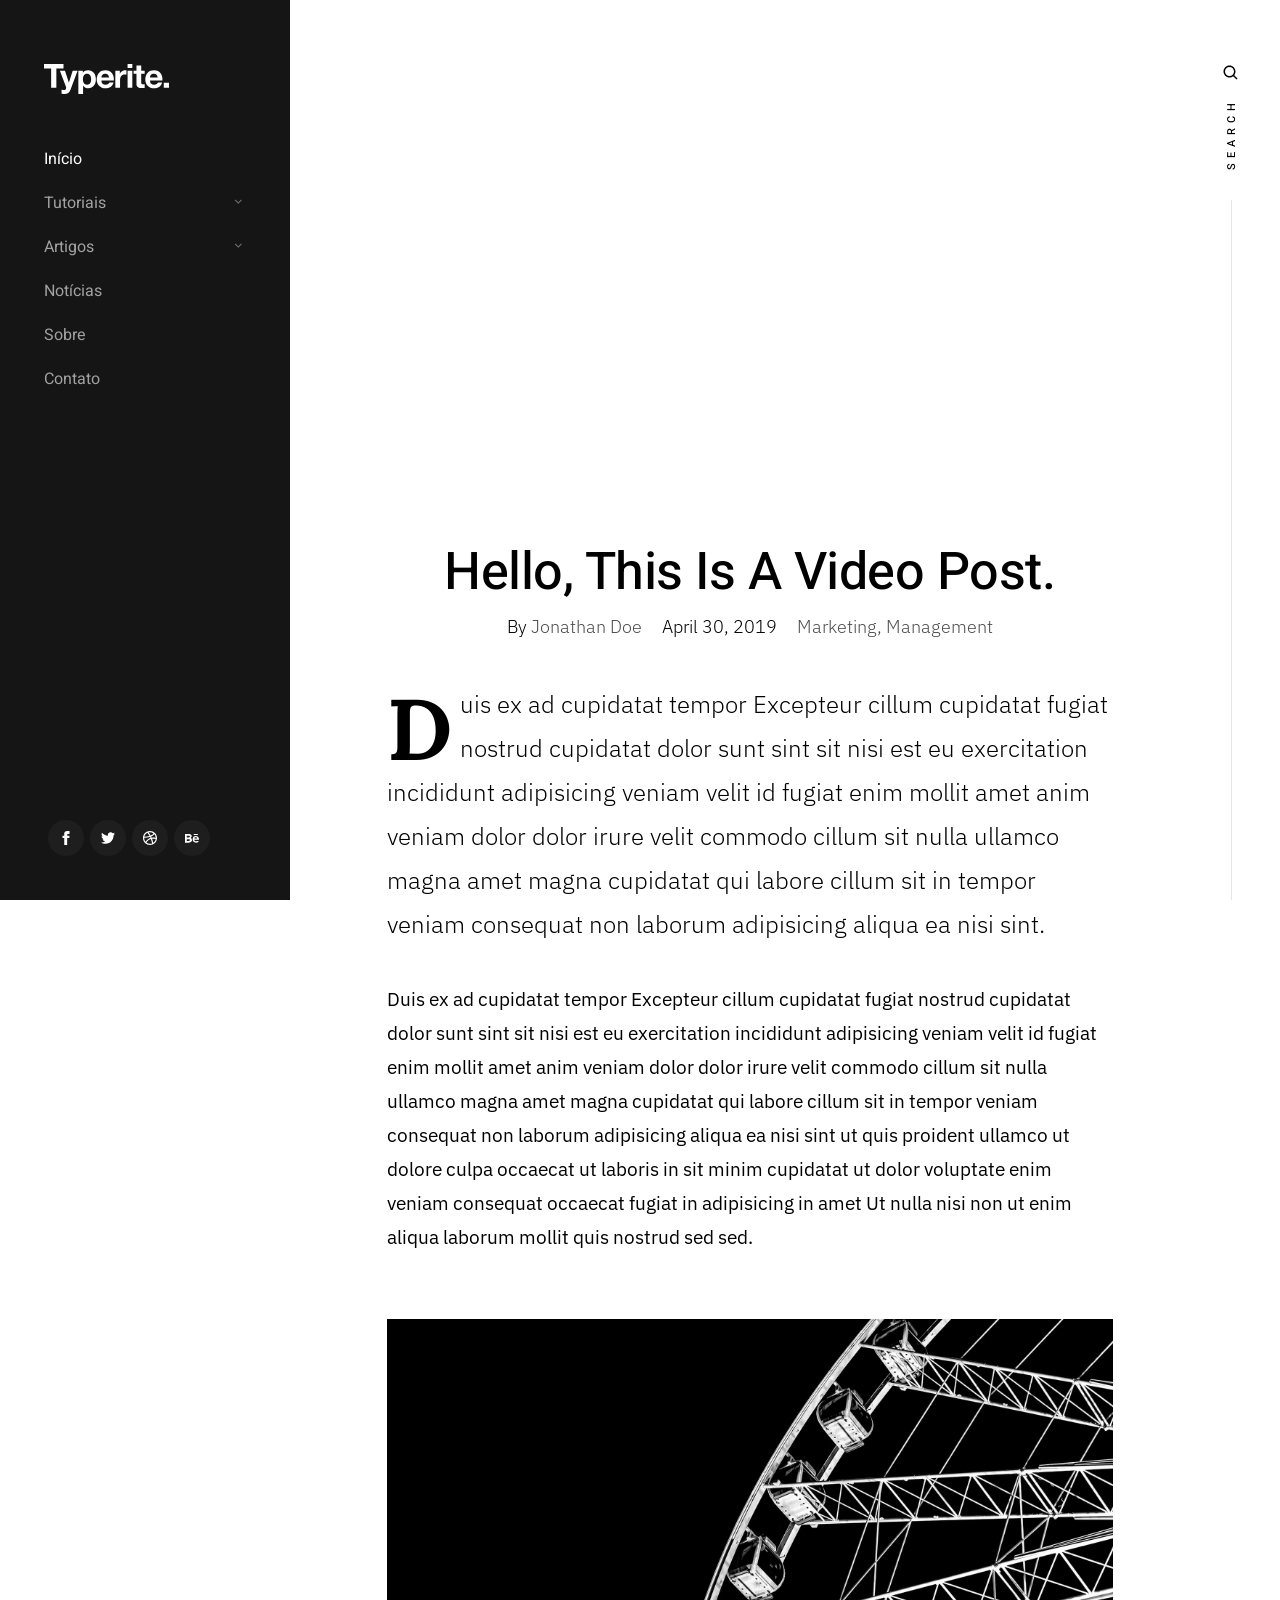
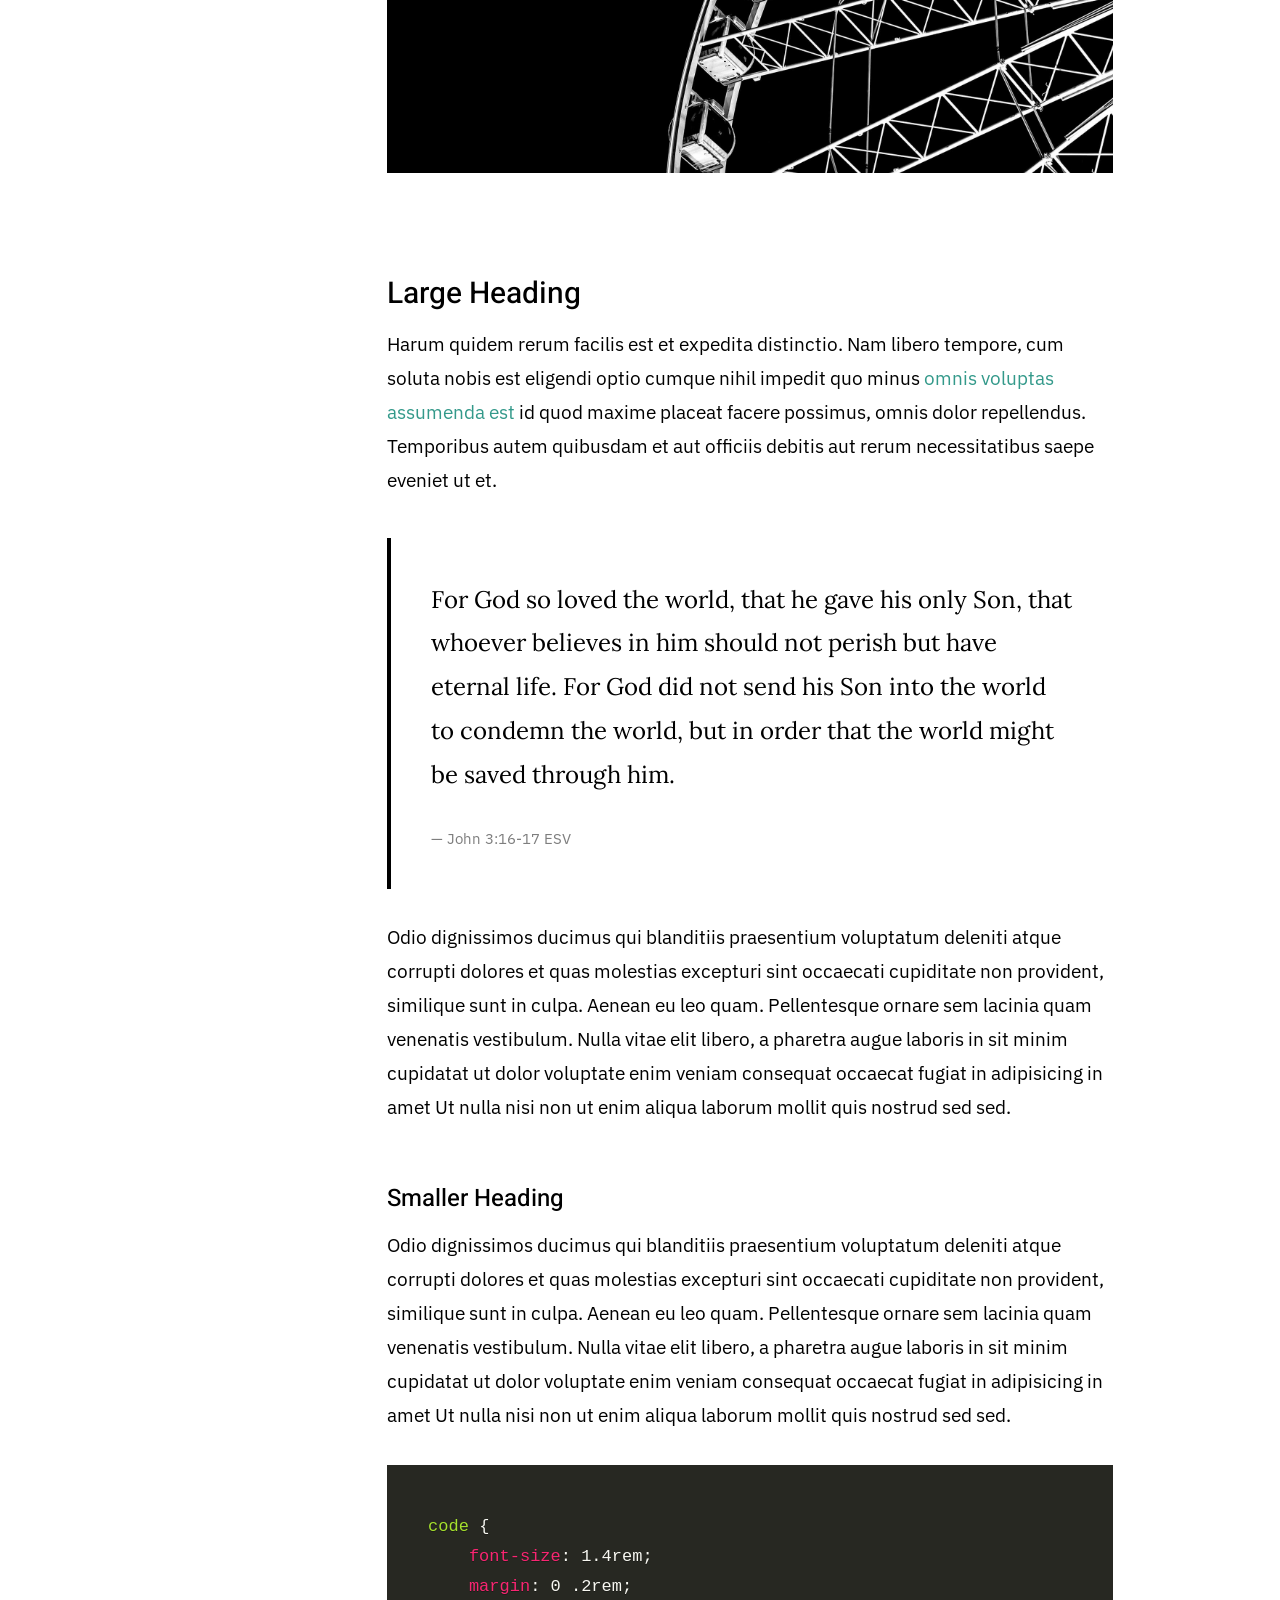
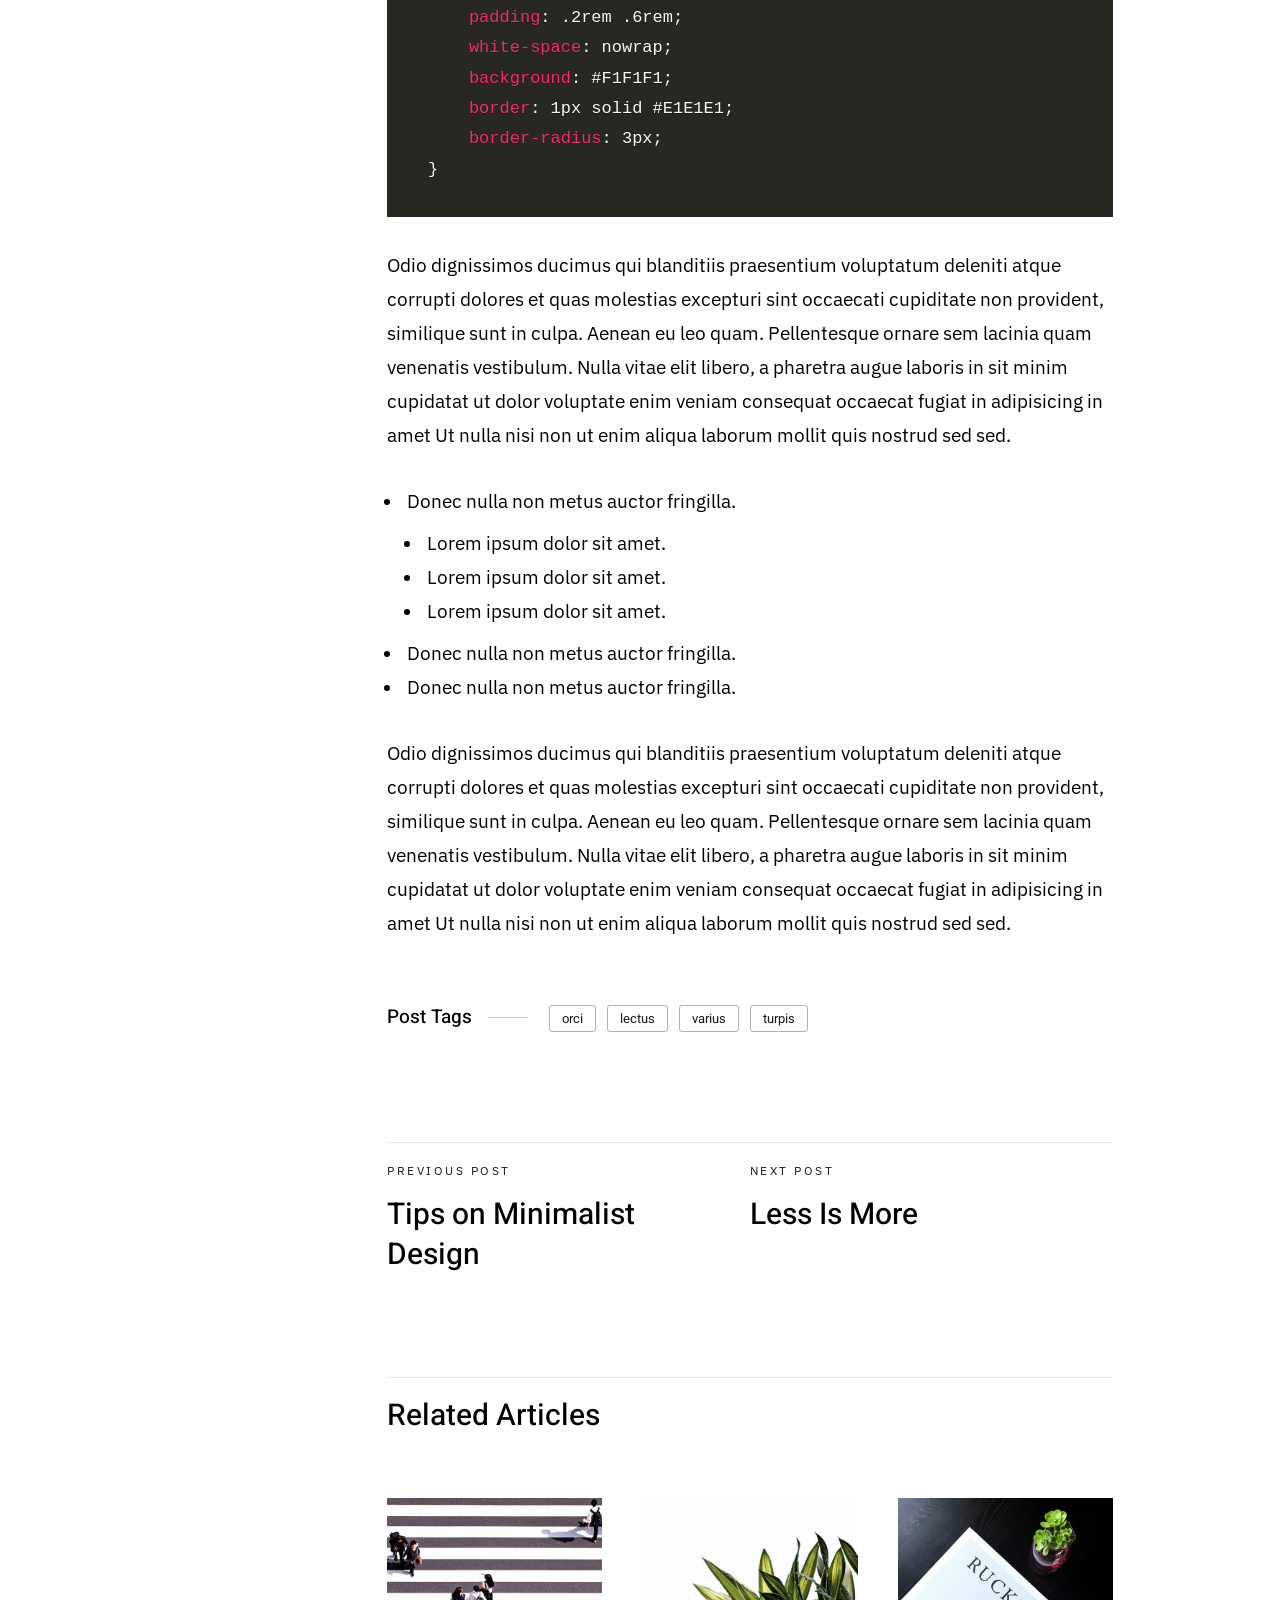
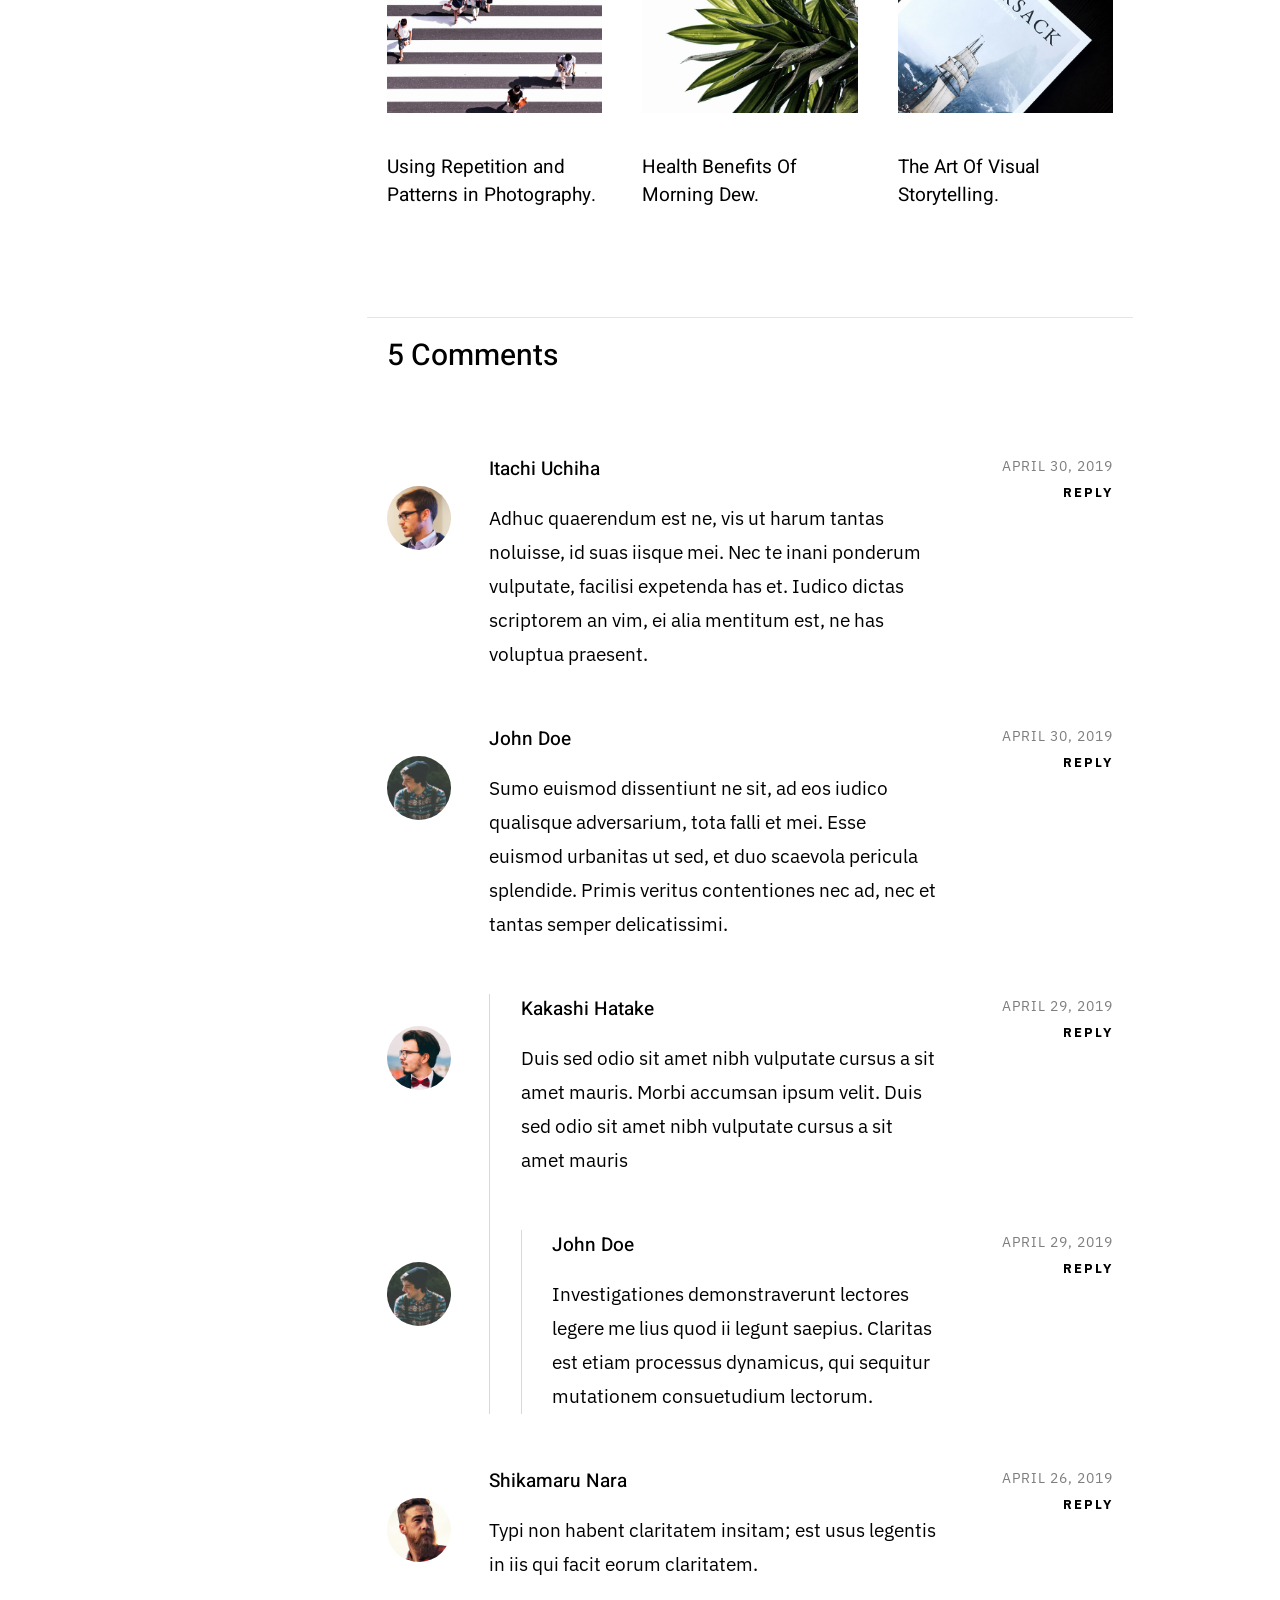
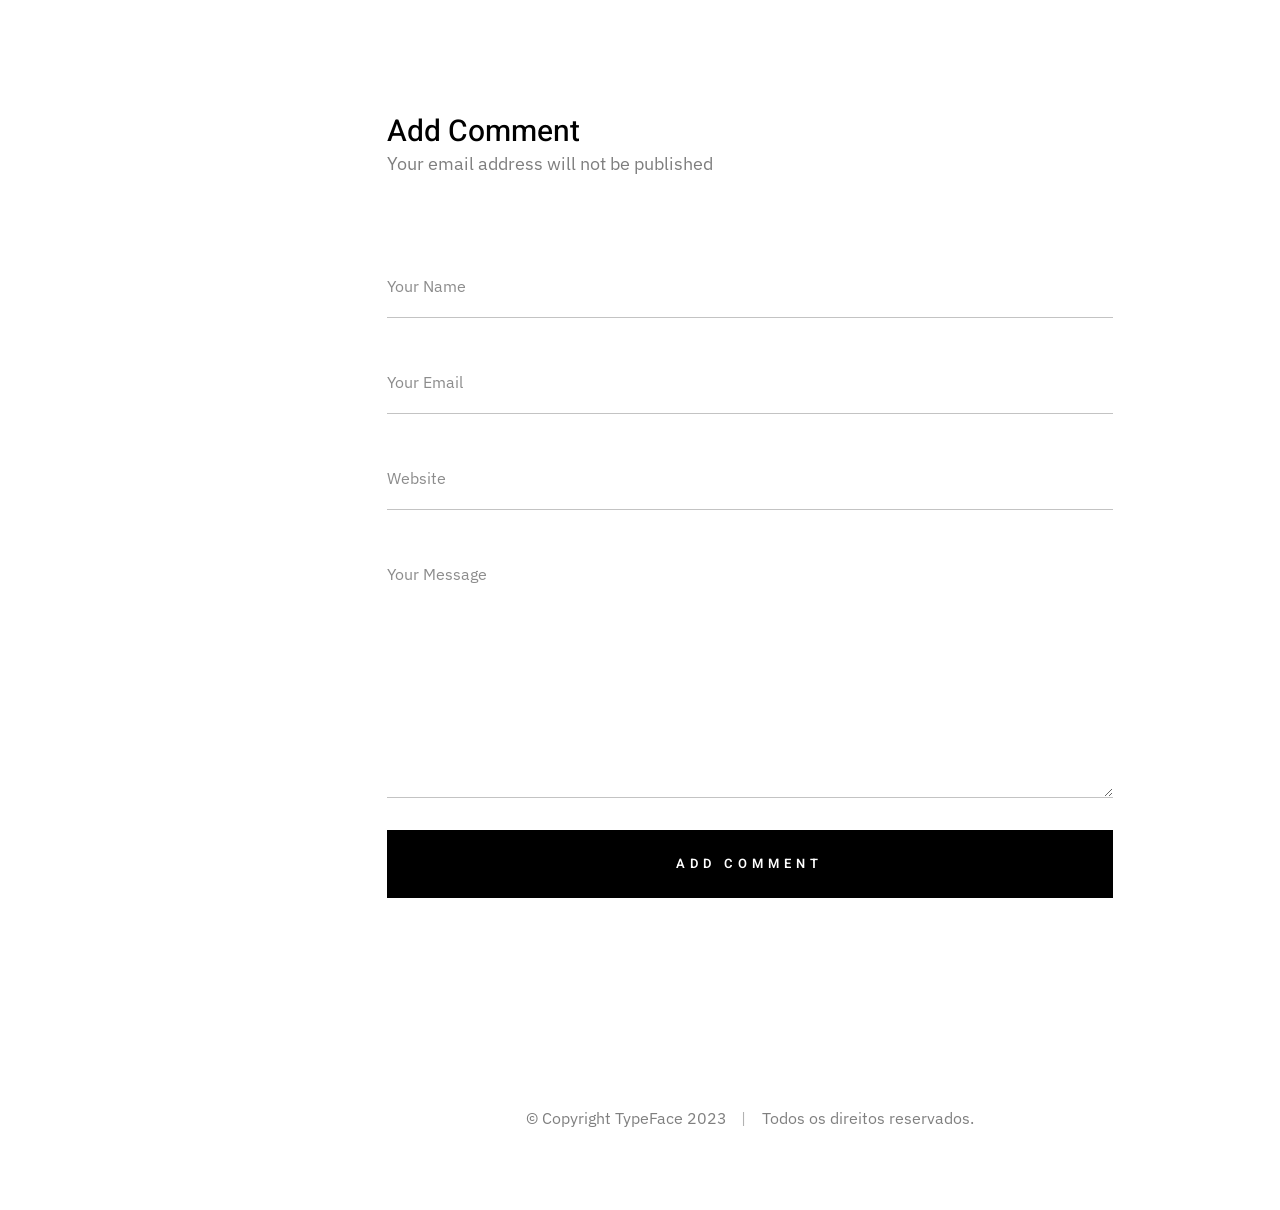
<file: single-video.html>
<!DOCTYPE html>
<html class="no-js" lang="pt-br">

<head>
  <!--- basic page needs
    ================================================== -->
  <meta charset="utf-8">
  <title>Video Post - TypeFace</title>
  <meta name="description" content="">
  <meta name="author" content="">

  <!-- mobile specific metas
    ================================================== -->
  <meta name="viewport" content="width=device-width, initial-scale=1">

  <!-- CSS
    ================================================== -->
  <link rel="stylesheet" href="css/base.css">
  <link rel="stylesheet" href="css/vendor.css">
  <link rel="stylesheet" href="css/main.css">

  <!-- script
    ================================================== -->
  <script src="js/modernizr.js"></script>

  <!-- favicons
    ================================================== -->
  <link rel="apple-touch-icon" sizes="180x180" href="images/favicon/apple-touch-icon.png">
  <link rel="icon" type="image/png" sizes="32x32" href="images/favicon/favicon-32x32.png">
  <link rel="icon" type="image/png" sizes="16x16" href="images/favicon/favicon-16x16.png">
  <link rel="manifest" href="site.webmanifest">
</head>

<body class="ss-bg-white">
  <!-- preloader
    ================================================== -->
  <div id="preloader">
    <div id="loader" class="dots-fade">
      <div></div>
      <div></div>
      <div></div>
    </div>
  </div>

  <div id="top" class="s-wrap site-wrapper">
    <!-- site header
        ================================================== -->
    <header class="s-header header">
      <div class="header__top">
        <div class="header__logo">
          <a class="site-logo" href="index.html">
            <img src="images/logo.svg" alt="Homepage">
          </a>
        </div>
      </div>
      <!-- end header__top -->

      <nav class="header__nav-wrap">
        <ul class="header__nav">
          <li class="current"><a href="index.html" title="">Início</a></li>
          <li class="has-children">
            <a href="#0" title="">Tutoriais</a>
            <ul class="sub-menu">
              <li><a href="#">DevOps</a></li>
              <li><a href="#">Front-end</a></li>
            </ul>
          </li>
          <li class="has-children">
            <a href="#0" title="">Artigos</a>
            <ul class="sub-menu">
              <li><a href="#">Programação</a></li>
              <li><a href="#">Inteligencia Artificial</a></li>
              <li><a href="#">Computação em Nuvem</a></li>
            </ul>
          </li>
          <li><a href="#" title="">Notícias</a></li>
          <li><a href="page-about.html" title="">Sobre</a></li>
          <li><a href="page-contact.html" title="">Contato</a></li>
        </ul>
        <!-- end header__nav -->

        <ul class="header__social">
          <li class="ss-facebook">
            <a href="https://facebook.com/">
              <span class="screen-reader-text">Facebook</span>
            </a>
          </li>
          <li class="ss-twitter">
            <a href="#0">
              <span class="screen-reader-text">Twitter</span>
            </a>
          </li>
          <li class="ss-dribbble">
            <a href="#0">
              <span class="screen-reader-text">Instagram</span>
            </a>
          </li>
          <li class="ss-behance">
            <a href="#0">
              <span class="screen-reader-text">Behance</span>
            </a>
          </li>
        </ul>
      </nav>
      <!-- end header__nav-wrap -->

      <!-- menu toggle -->
      <a href="#0" class="header__menu-toggle">
        <span>Menu</span>
      </a>
    </header>
    <!-- end s-header -->

    <!-- search
        ================================================== -->
    <div class="s-search">
      <div class="search-block">
        <form role="search" method="get" class="search-form" action="#">
          <label>
            <span class="hide-content">Search for:</span>
            <input type="search" class="search-field" placeholder="Type Keywords" value="" name="s" title="Search for:"
              autocomplete="off">
          </label>
          <input type="submit" class="search-submit" value="Search">
        </form>

        <a href="#0" title="Close Search" class="search-close">Close</a>
      </div>
      <!-- end search-block -->

      <!-- search modal trigger -->
      <a href="#0" class="search-trigger">
        <svg xmlns="http://www.w3.org/2000/svg" width="24" height="24" viewBox="0 0 24 24"
          style="fill: rgba(0, 0, 0, 1); transform: ; -ms-filter: ">
          <path
            d="M10,18c1.846,0,3.543-0.635,4.897-1.688l4.396,4.396l1.414-1.414l-4.396-4.396C17.365,13.543,18,11.846,18,10 c0-4.411-3.589-8-8-8s-8,3.589-8,8S5.589,18,10,18z M10,4c3.309,0,6,2.691,6,6s-2.691,6-6,6s-6-2.691-6-6S6.691,4,10,4z">
          </path>
        </svg>
        <span>Search</span>
      </a>
      <span class="search-line"></span>
    </div>
    <!-- end s-search -->

    <!-- site content
        ================================================== -->
    <div class="s-content content">
      <main class="row content__page">
        <article class="column large-full entry format-video">
          <div class="media-wrap entry__media">
            <div class="video-container">
              <iframe src="https://player.vimeo.com/video/117310401?color=339989&title=0&byline=0&portrait=0"
                width="640" height="360" frameborder="0" webkitallowfullscreen mozallowfullscreen
                allowfullscreen></iframe>
            </div>
          </div>

          <div class="content__page-header entry__header">
            <h1 class="display-1 entry__title">
              Hello, This Is A Video Post.
            </h1>
            <ul class="entry__header-meta">
              <li class="author">By <a href="#0">Jonathan Doe</a></li>
              <li class="date">April 30, 2019</li>
              <li class="cat-links">
                <a href="#0">Marketing</a><a href="#0">Management</a>
              </li>
            </ul>
          </div>
          <!-- end entry__header -->

          <div class="entry__content">
            <p class="lead drop-cap">
              Duis ex ad cupidatat tempor Excepteur cillum cupidatat fugiat
              nostrud cupidatat dolor sunt sint sit nisi est eu exercitation
              incididunt adipisicing veniam velit id fugiat enim mollit amet
              anim veniam dolor dolor irure velit commodo cillum sit nulla
              ullamco magna amet magna cupidatat qui labore cillum sit in
              tempor veniam consequat non laborum adipisicing aliqua ea nisi
              sint.
            </p>

            <p>
              Duis ex ad cupidatat tempor Excepteur cillum cupidatat fugiat
              nostrud cupidatat dolor sunt sint sit nisi est eu exercitation
              incididunt adipisicing veniam velit id fugiat enim mollit amet
              anim veniam dolor dolor irure velit commodo cillum sit nulla
              ullamco magna amet magna cupidatat qui labore cillum sit in
              tempor veniam consequat non laborum adipisicing aliqua ea nisi
              sint ut quis proident ullamco ut dolore culpa occaecat ut
              laboris in sit minim cupidatat ut dolor voluptate enim veniam
              consequat occaecat fugiat in adipisicing in amet Ut nulla nisi
              non ut enim aliqua laborum mollit quis nostrud sed sed.
            </p>

            <p>
              <img src="images/wheel-1000.jpg" srcset="
                    images/wheel-2000.jpg 2000w,
                    images/wheel-1000.jpg 1000w,
                    images/wheel-500.jpg   500w
                  " sizes="(max-width: 2000px) 100vw, 2000px" alt="">
            </p>

            <h2>Large Heading</h2>

            <p>
              Harum quidem rerum facilis est et expedita distinctio. Nam
              libero tempore, cum soluta nobis est eligendi optio cumque nihil
              impedit quo minus
              <a href="http://#">omnis voluptas assumenda est</a> id quod
              maxime placeat facere possimus, omnis dolor repellendus.
              Temporibus autem quibusdam et aut officiis debitis aut rerum
              necessitatibus saepe eveniet ut et.
            </p>

            <blockquote>
              <p>
                For God so loved the world, that he gave his only Son, that
                whoever believes in him should not perish but have eternal
                life. For God did not send his Son into the world to condemn
                the world, but in order that the world might be saved through
                him.
              </p>
              <cite>John 3:16-17 ESV</cite>
            </blockquote>

            <p>
              Odio dignissimos ducimus qui blanditiis praesentium voluptatum
              deleniti atque corrupti dolores et quas molestias excepturi sint
              occaecati cupiditate non provident, similique sunt in culpa.
              Aenean eu leo quam. Pellentesque ornare sem lacinia quam
              venenatis vestibulum. Nulla vitae elit libero, a pharetra augue
              laboris in sit minim cupidatat ut dolor voluptate enim veniam
              consequat occaecat fugiat in adipisicing in amet Ut nulla nisi
              non ut enim aliqua laborum mollit quis nostrud sed sed.
            </p>

            <h3>Smaller Heading</h3>

            <p>
              Odio dignissimos ducimus qui blanditiis praesentium voluptatum
              deleniti atque corrupti dolores et quas molestias excepturi sint
              occaecati cupiditate non provident, similique sunt in culpa.
              Aenean eu leo quam. Pellentesque ornare sem lacinia quam
              venenatis vestibulum. Nulla vitae elit libero, a pharetra augue
              laboris in sit minim cupidatat ut dolor voluptate enim veniam
              consequat occaecat fugiat in adipisicing in amet Ut nulla nisi
              non ut enim aliqua laborum mollit quis nostrud sed sed.
            </p>

            <pre><code class="language-css">
    code {
        font-size: 1.4rem;
        margin: 0 .2rem;
        padding: .2rem .6rem;
        white-space: nowrap;
        background: #F1F1F1;
        border: 1px solid #E1E1E1;	
        border-radius: 3px;
    }
</code></pre>

            <p>
              Odio dignissimos ducimus qui blanditiis praesentium voluptatum
              deleniti atque corrupti dolores et quas molestias excepturi sint
              occaecati cupiditate non provident, similique sunt in culpa.
              Aenean eu leo quam. Pellentesque ornare sem lacinia quam
              venenatis vestibulum. Nulla vitae elit libero, a pharetra augue
              laboris in sit minim cupidatat ut dolor voluptate enim veniam
              consequat occaecat fugiat in adipisicing in amet Ut nulla nisi
              non ut enim aliqua laborum mollit quis nostrud sed sed.
            </p>

            <ul>
              <li>
                Donec nulla non metus auctor fringilla.
                <ul>
                  <li>Lorem ipsum dolor sit amet.</li>
                  <li>Lorem ipsum dolor sit amet.</li>
                  <li>Lorem ipsum dolor sit amet.</li>
                </ul>
              </li>
              <li>Donec nulla non metus auctor fringilla.</li>
              <li>Donec nulla non metus auctor fringilla.</li>
            </ul>

            <p>
              Odio dignissimos ducimus qui blanditiis praesentium voluptatum
              deleniti atque corrupti dolores et quas molestias excepturi sint
              occaecati cupiditate non provident, similique sunt in culpa.
              Aenean eu leo quam. Pellentesque ornare sem lacinia quam
              venenatis vestibulum. Nulla vitae elit libero, a pharetra augue
              laboris in sit minim cupidatat ut dolor voluptate enim veniam
              consequat occaecat fugiat in adipisicing in amet Ut nulla nisi
              non ut enim aliqua laborum mollit quis nostrud sed sed.
            </p>

            <p class="entry__tags">
              <span>Post Tags</span>

              <span class="entry__tag-list">
                <a href="#0">orci</a>
                <a href="#0">lectus</a>
                <a href="#0">varius</a>
                <a href="#0">turpis</a>
              </span>
            </p>
          </div>
          <!-- end entry content -->

          <div class="entry__pagenav">
            <div class="entry__nav">
              <div class="entry__prev">
                <a href="#0" rel="prev">
                  <span>Previous Post</span>
                  Tips on Minimalist Design
                </a>
              </div>
              <div class="entry__next">
                <a href="#0" rel="next">
                  <span>Next Post</span>
                  Less Is More
                </a>
              </div>
            </div>
          </div>
          <!-- end entry content -->

          <div class="entry__related">
            <h3 class="h2">Related Articles</h3>

            <ul class="related">
              <li class="related__item">
                <a href="single-standard.html" class="related__link">
                  <img src="images/thumbs/masonry/walk-600.jpg" alt="">
                </a>
                <h5 class="related__post-title">
                  Using Repetition and Patterns in Photography.
                </h5>
              </li>
              <li class="related__item">
                <a href="single-standard.html" class="related__link">
                  <img src="images/thumbs/masonry/dew-600.jpg" alt="">
                </a>
                <h5 class="related__post-title">
                  Health Benefits Of Morning Dew.
                </h5>
              </li>
              <li class="related__item">
                <a href="single-standard.html" class="related__link">
                  <img src="images/thumbs/masonry/rucksack-600.jpg" alt="">
                </a>
                <h5 class="related__post-title">
                  The Art Of Visual Storytelling.
                </h5>
              </li>
            </ul>
          </div>
          <!-- end entry related -->
        </article>
        <!-- end column large-full entry-->

        <div class="comments-wrap">
          <div id="comments" class="column large-12">
            <h3 class="h2">5 Comments</h3>

            <!-- START commentlist -->
            <ol class="commentlist">
              <li class="depth-1 comment">
                <div class="comment__avatar">
                  <img class="avatar" src="images/avatars/user-01.jpg" alt="" width="50" height="50">
                </div>

                <div class="comment__content">
                  <div class="comment__info">
                    <div class="comment__author">Itachi Uchiha</div>

                    <div class="comment__meta">
                      <div class="comment__time">April 30, 2019</div>
                      <div class="comment__reply">
                        <a class="comment-reply-link" href="#0">Reply</a>
                      </div>
                    </div>
                  </div>

                  <div class="comment__text">
                    <p>
                      Adhuc quaerendum est ne, vis ut harum tantas noluisse,
                      id suas iisque mei. Nec te inani ponderum vulputate,
                      facilisi expetenda has et. Iudico dictas scriptorem an
                      vim, ei alia mentitum est, ne has voluptua praesent.
                    </p>
                  </div>
                </div>
              </li>
              <!-- end comment level 1 -->

              <li class="thread-alt depth-1 comment">
                <div class="comment__avatar">
                  <img class="avatar" src="images/avatars/user-04.jpg" alt="" width="50" height="50">
                </div>

                <div class="comment__content">
                  <div class="comment__info">
                    <div class="comment__author">John Doe</div>

                    <div class="comment__meta">
                      <div class="comment__time">April 30, 2019</div>
                      <div class="comment__reply">
                        <a class="comment-reply-link" href="#0">Reply</a>
                      </div>
                    </div>
                  </div>

                  <div class="comment__text">
                    <p>
                      Sumo euismod dissentiunt ne sit, ad eos iudico qualisque
                      adversarium, tota falli et mei. Esse euismod urbanitas
                      ut sed, et duo scaevola pericula splendide. Primis
                      veritus contentiones nec ad, nec et tantas semper
                      delicatissimi.
                    </p>
                  </div>
                </div>

                <ul class="children">
                  <li class="depth-2 comment">
                    <div class="comment__avatar">
                      <img class="avatar" src="images/avatars/user-03.jpg" alt="" width="50" height="50">
                    </div>

                    <div class="comment__content">
                      <div class="comment__info">
                        <div class="comment__author">Kakashi Hatake</div>

                        <div class="comment__meta">
                          <div class="comment__time">April 29, 2019</div>
                          <div class="comment__reply">
                            <a class="comment-reply-link" href="#0">Reply</a>
                          </div>
                        </div>
                      </div>

                      <div class="comment__text">
                        <p>
                          Duis sed odio sit amet nibh vulputate cursus a sit
                          amet mauris. Morbi accumsan ipsum velit. Duis sed
                          odio sit amet nibh vulputate cursus a sit amet
                          mauris
                        </p>
                      </div>
                    </div>

                    <ul class="children">
                      <li class="depth-3 comment">
                        <div class="comment__avatar">
                          <img class="avatar" src="images/avatars/user-04.jpg" alt="" width="50" height="50">
                        </div>

                        <div class="comment__content">
                          <div class="comment__info">
                            <div class="comment__author">John Doe</div>

                            <div class="comment__meta">
                              <div class="comment__time">April 29, 2019</div>
                              <div class="comment__reply">
                                <a class="comment-reply-link" href="#0">Reply</a>
                              </div>
                            </div>
                          </div>

                          <div class="comment__text">
                            <p>
                              Investigationes demonstraverunt lectores legere
                              me lius quod ii legunt saepius. Claritas est
                              etiam processus dynamicus, qui sequitur
                              mutationem consuetudium lectorum.
                            </p>
                          </div>
                        </div>
                      </li>
                    </ul>
                  </li>
                </ul>
              </li>
              <!-- end comment level 1 -->

              <li class="depth-1 comment">
                <div class="comment__avatar">
                  <img class="avatar" src="images/avatars/user-02.jpg" alt="" width="50" height="50">
                </div>

                <div class="comment__content">
                  <div class="comment__info">
                    <div class="comment__author">Shikamaru Nara</div>

                    <div class="comment__meta">
                      <div class="comment__time">April 26, 2019</div>
                      <div class="comment__reply">
                        <a class="comment-reply-link" href="#0">Reply</a>
                      </div>
                    </div>
                  </div>

                  <div class="comment__text">
                    <p>
                      Typi non habent claritatem insitam; est usus legentis in
                      iis qui facit eorum claritatem.
                    </p>
                  </div>
                </div>
              </li>
              <!-- end comment level 1 -->
            </ol>
            <!-- END commentlist -->
          </div>
          <!-- end comments -->

          <div class="column large-12 comment-respond">
            <!-- START respond -->
            <div id="respond">
              <h3 class="h2">
                Add Comment
                <span>Your email address will not be published</span>
              </h3>

              <form name="contactForm" id="contactForm" method="post" action="" autocomplete="off">
                <fieldset>
                  <div class="form-field">
                    <input name="cName" id="cName" class="full-width" placeholder="Your Name" value="" type="text">
                  </div>

                  <div class="form-field">
                    <input name="cEmail" id="cEmail" class="full-width" placeholder="Your Email" value="" type="text">
                  </div>

                  <div class="form-field">
                    <input name="cWebsite" id="cWebsite" class="full-width" placeholder="Website" value="" type="text">
                  </div>

                  <div class="message form-field">
                    <textarea name="cMessage" id="cMessage" class="full-width" placeholder="Your Message"></textarea>
                  </div>

                  <input name="submit" id="submit" class="btn btn--primary btn-wide btn--large full-width"
                    value="Add Comment" type="submit">
                </fieldset>
              </form>
              <!-- end form -->
            </div>
            <!-- END respond-->
          </div>
          <!-- end comment-respond -->
        </div>
        <!-- end comments-wrap -->
      </main>
    </div>
    <!-- end s-content -->

    <!-- footer
        ================================================== -->
    <footer class="s-footer footer">
      <div class="row">
        <div class="column large-full footer__content">
          <div class="footer__copyright">
            <span>© Copyright TypeFace 2023</span>
            <span>Todos os direitos reservados.</span>
          </div>
        </div>
      </div>

      <div class="go-top">
        <a class="smoothscroll" title="Back to Top" href="#top"></a>
      </div>
    </footer>
  </div>
  <!-- end s-wrap -->

  <!-- Java Script
    ================================================== -->
  <script src="js/jquery-3.2.1.min.js"></script>
  <script src="js/plugins.js"></script>
  <script src="js/main.js"></script>
</body>

</html>
</file>
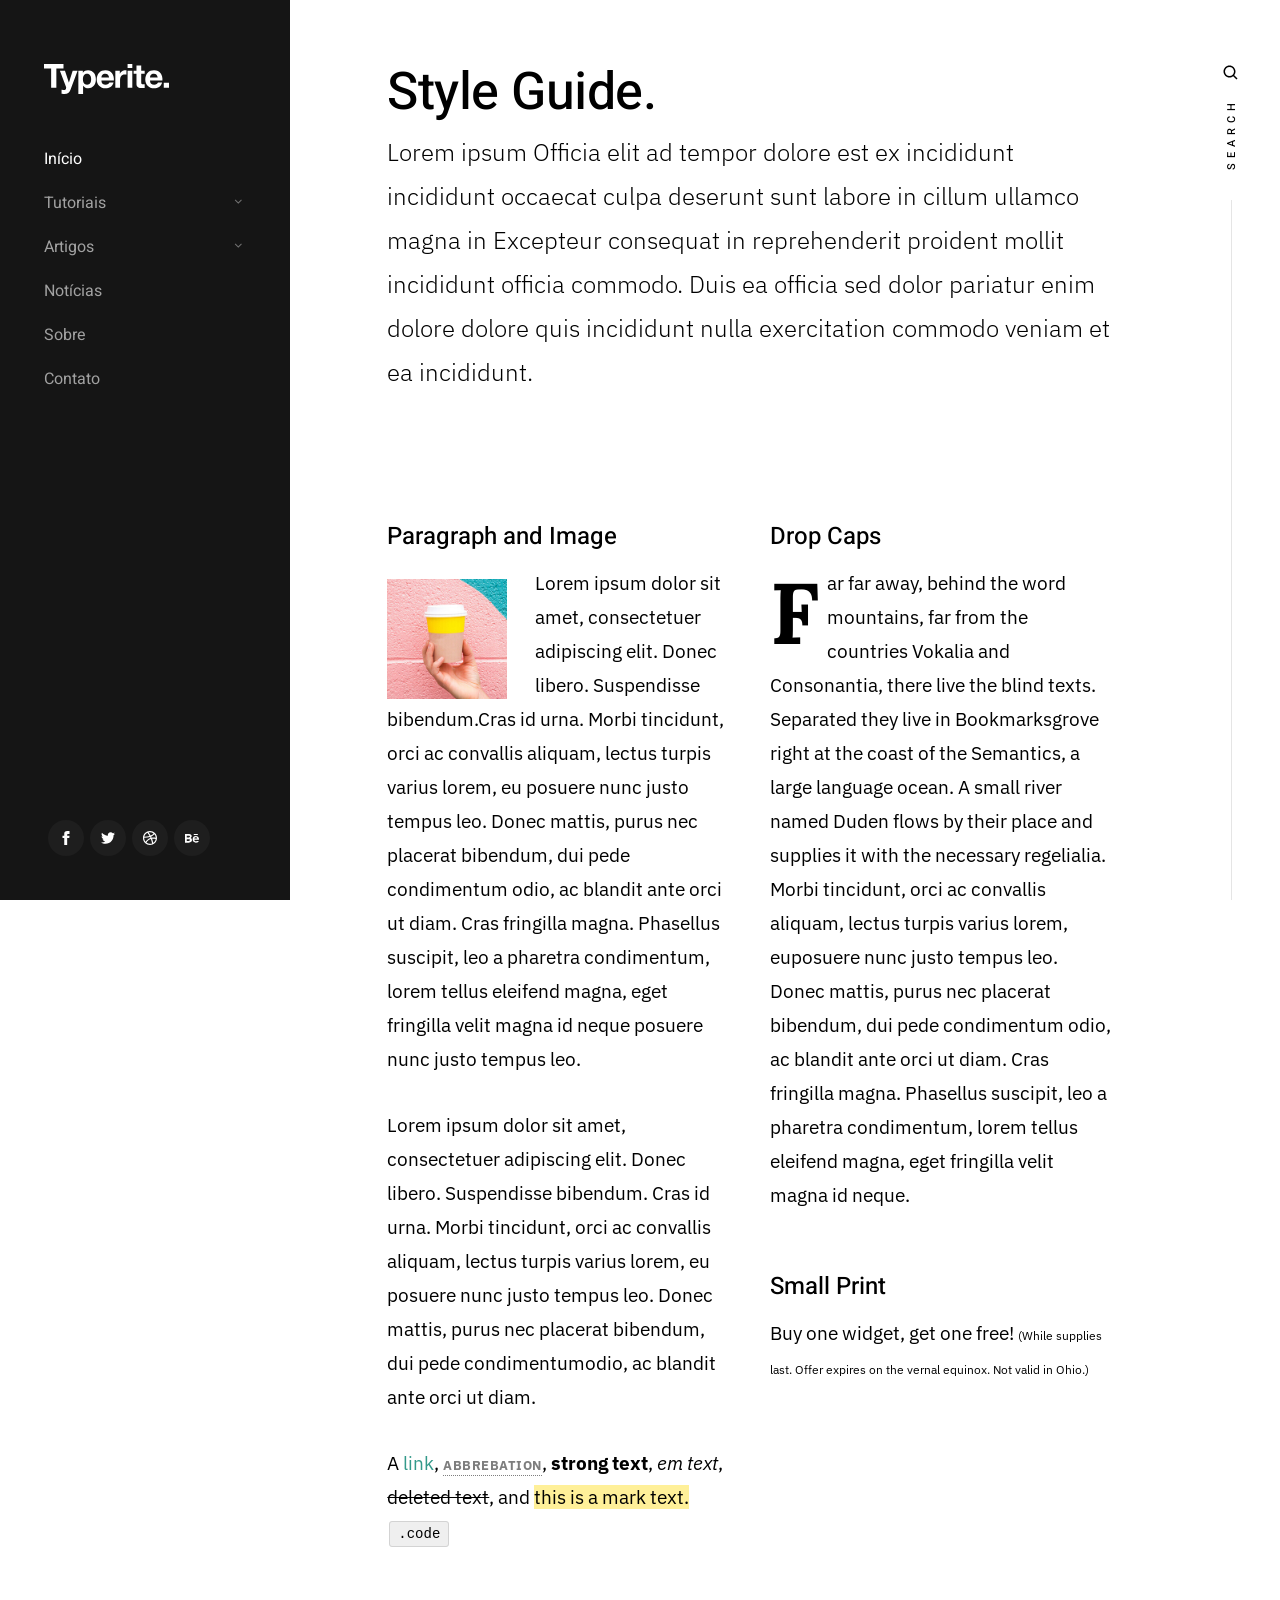
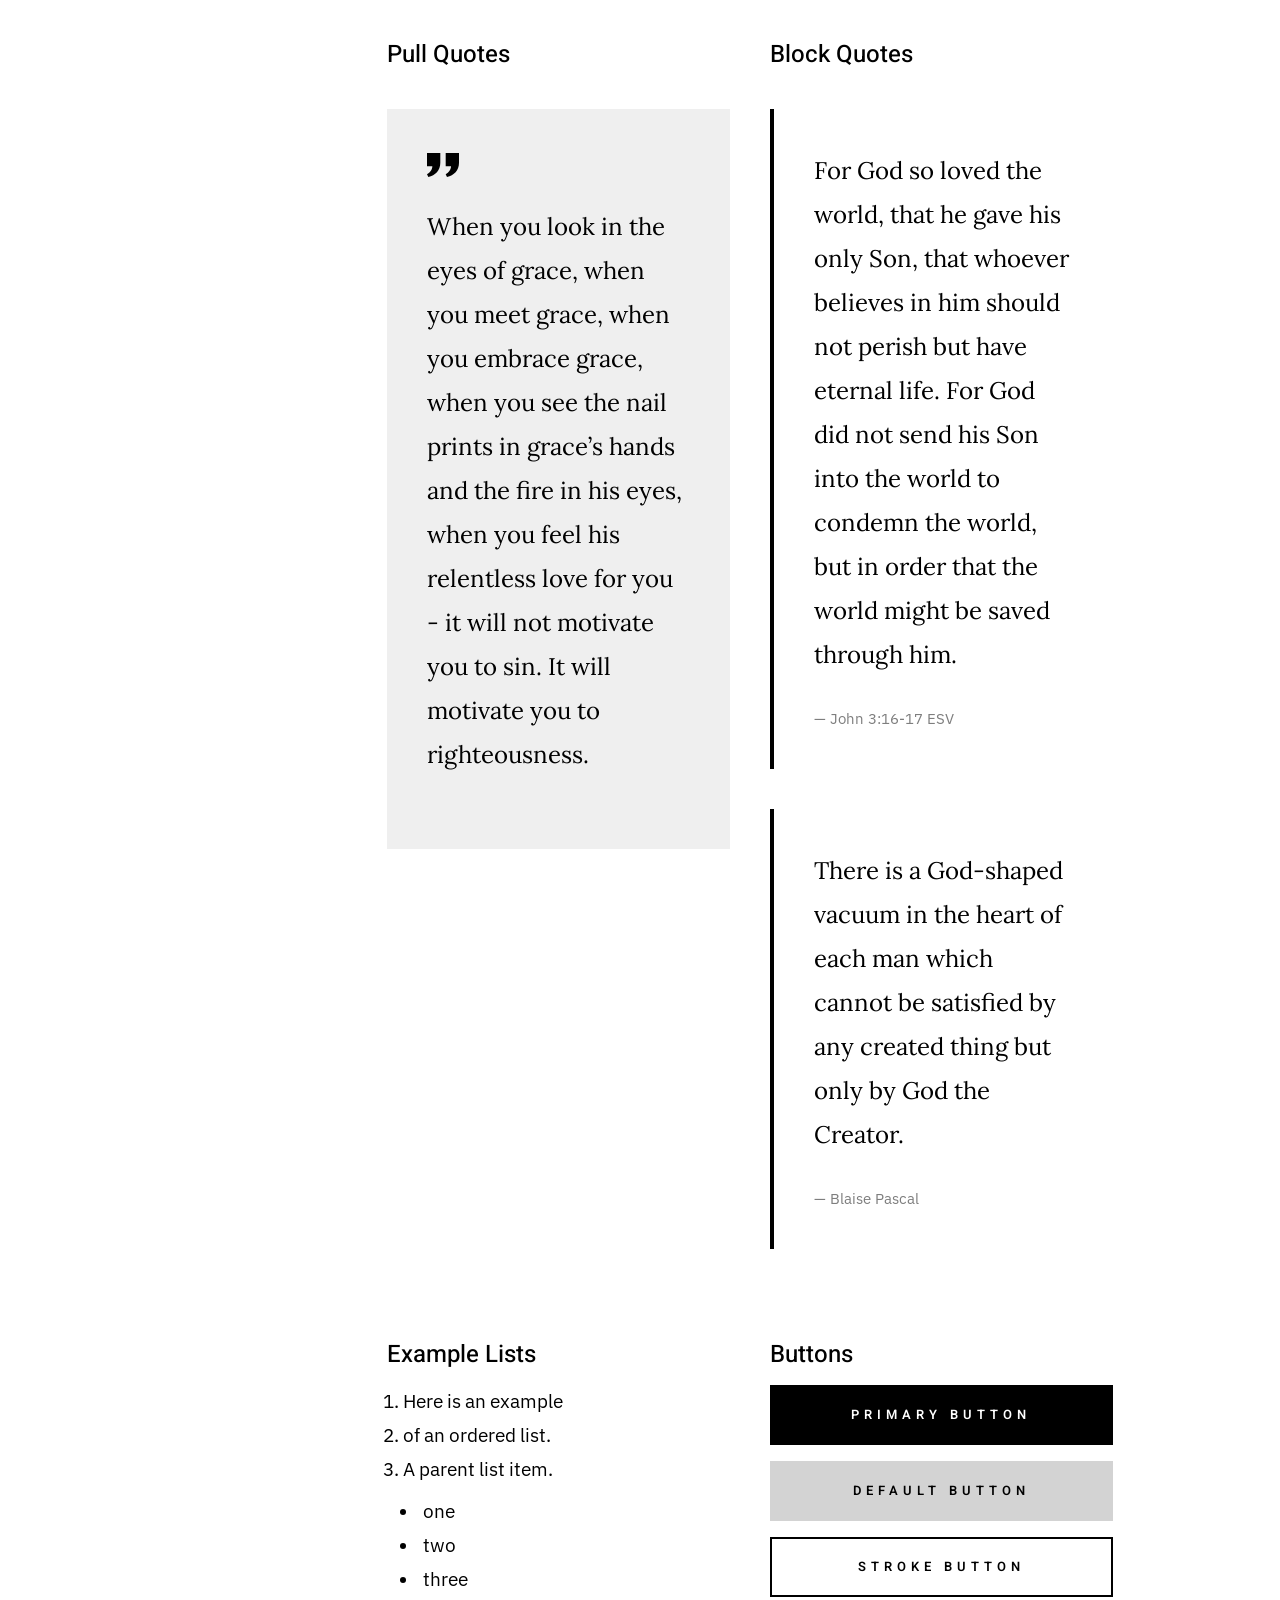
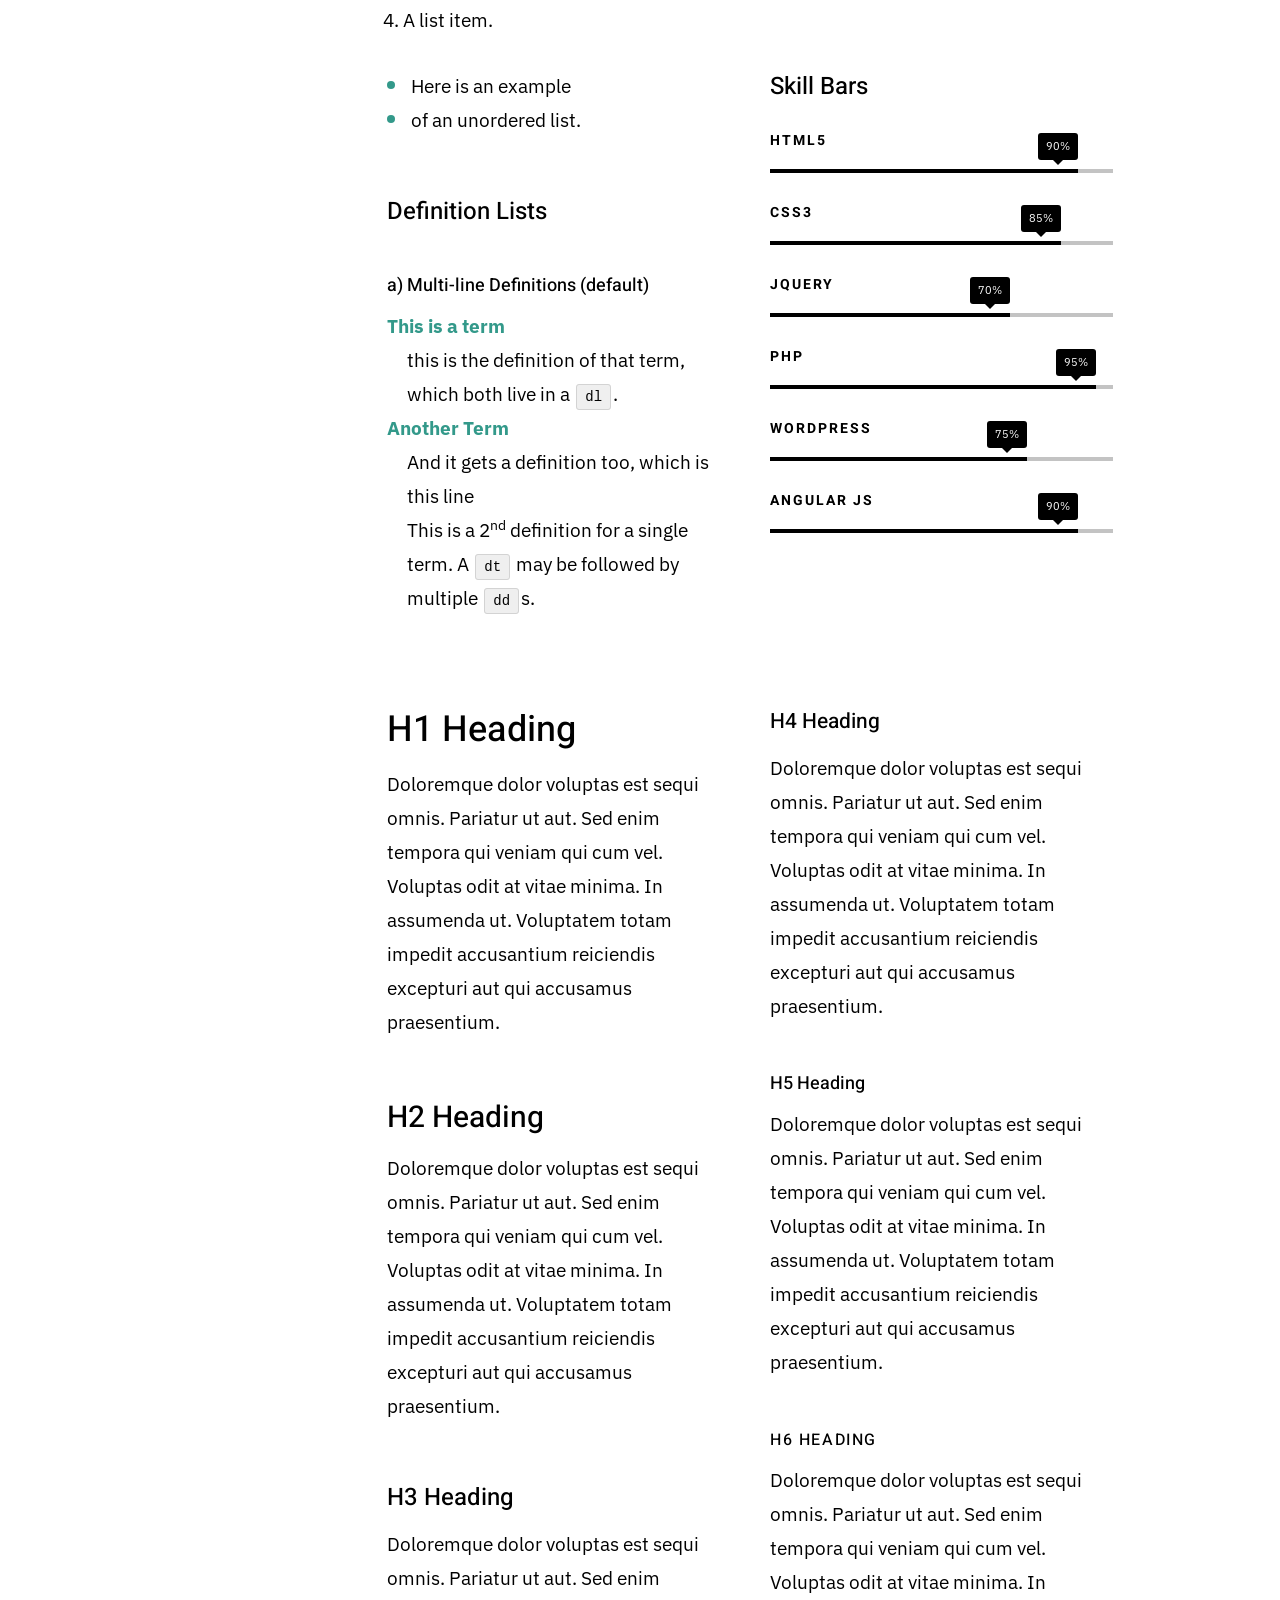
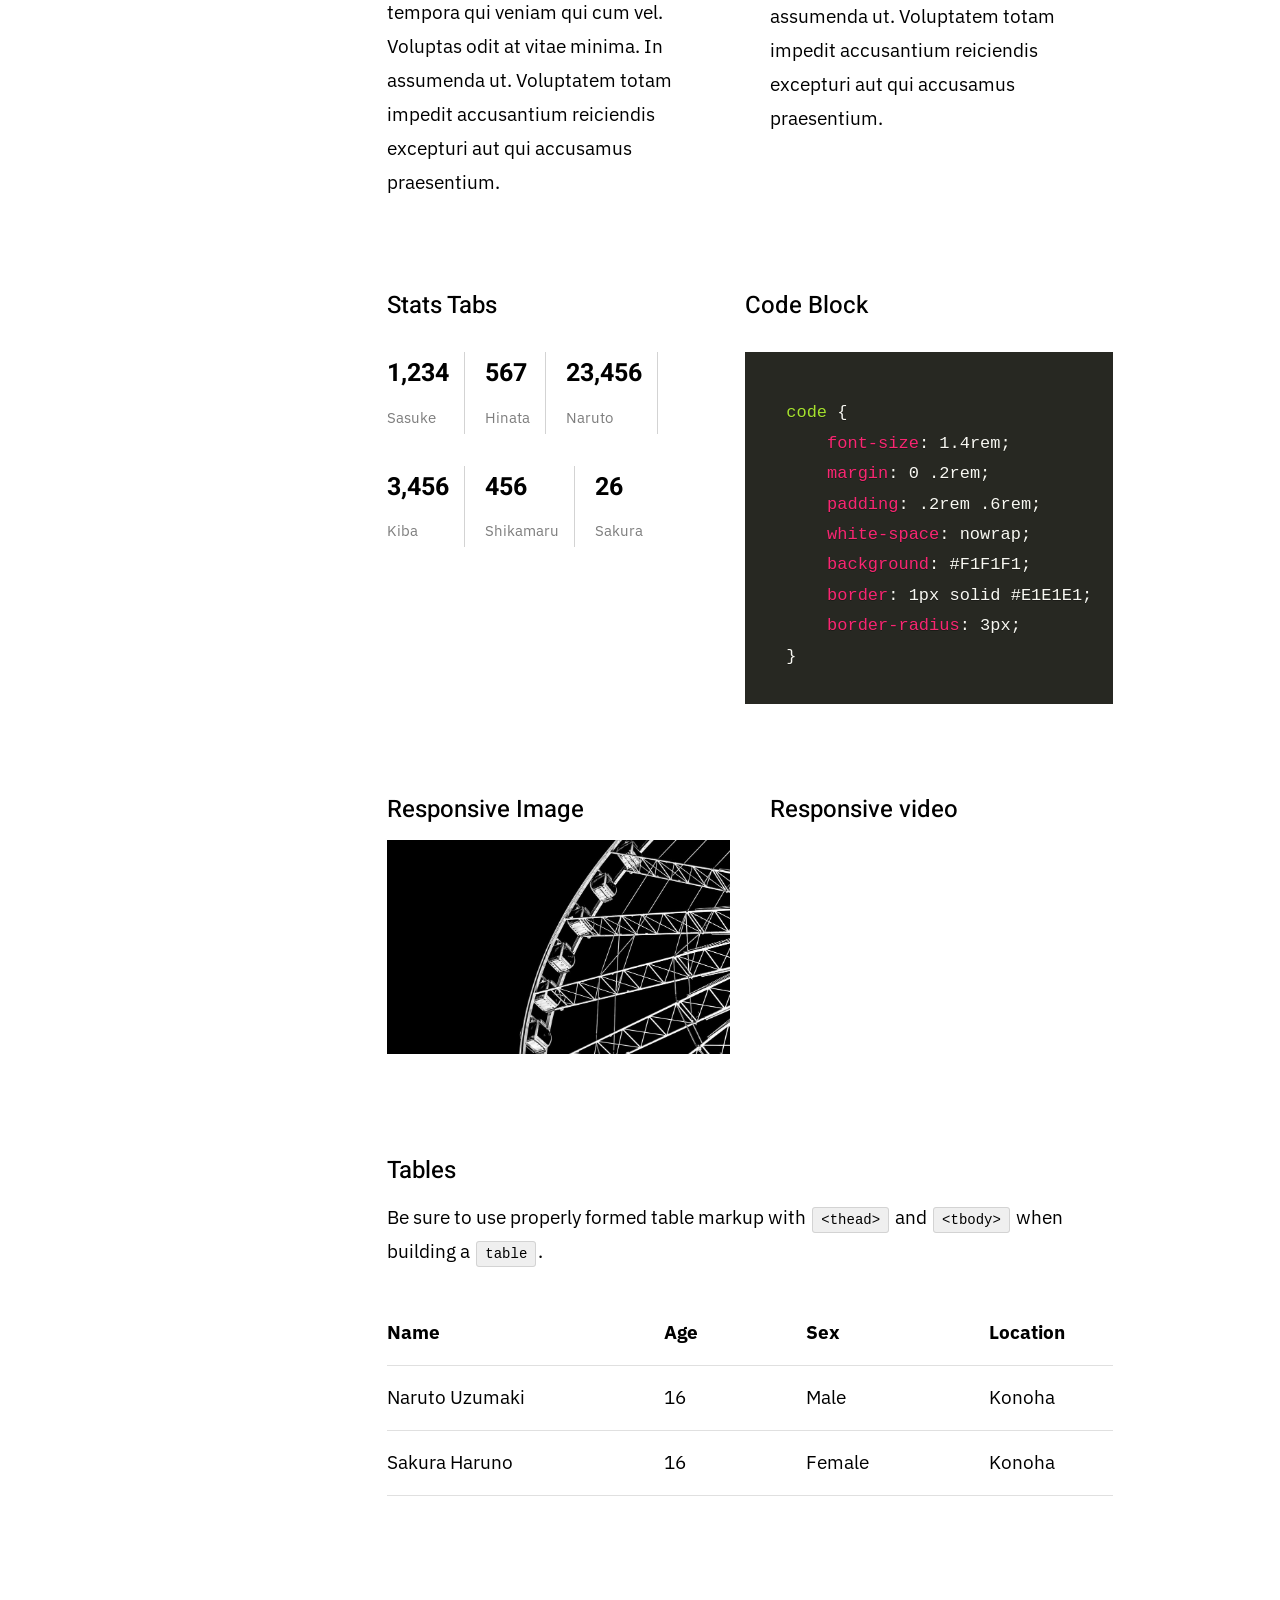
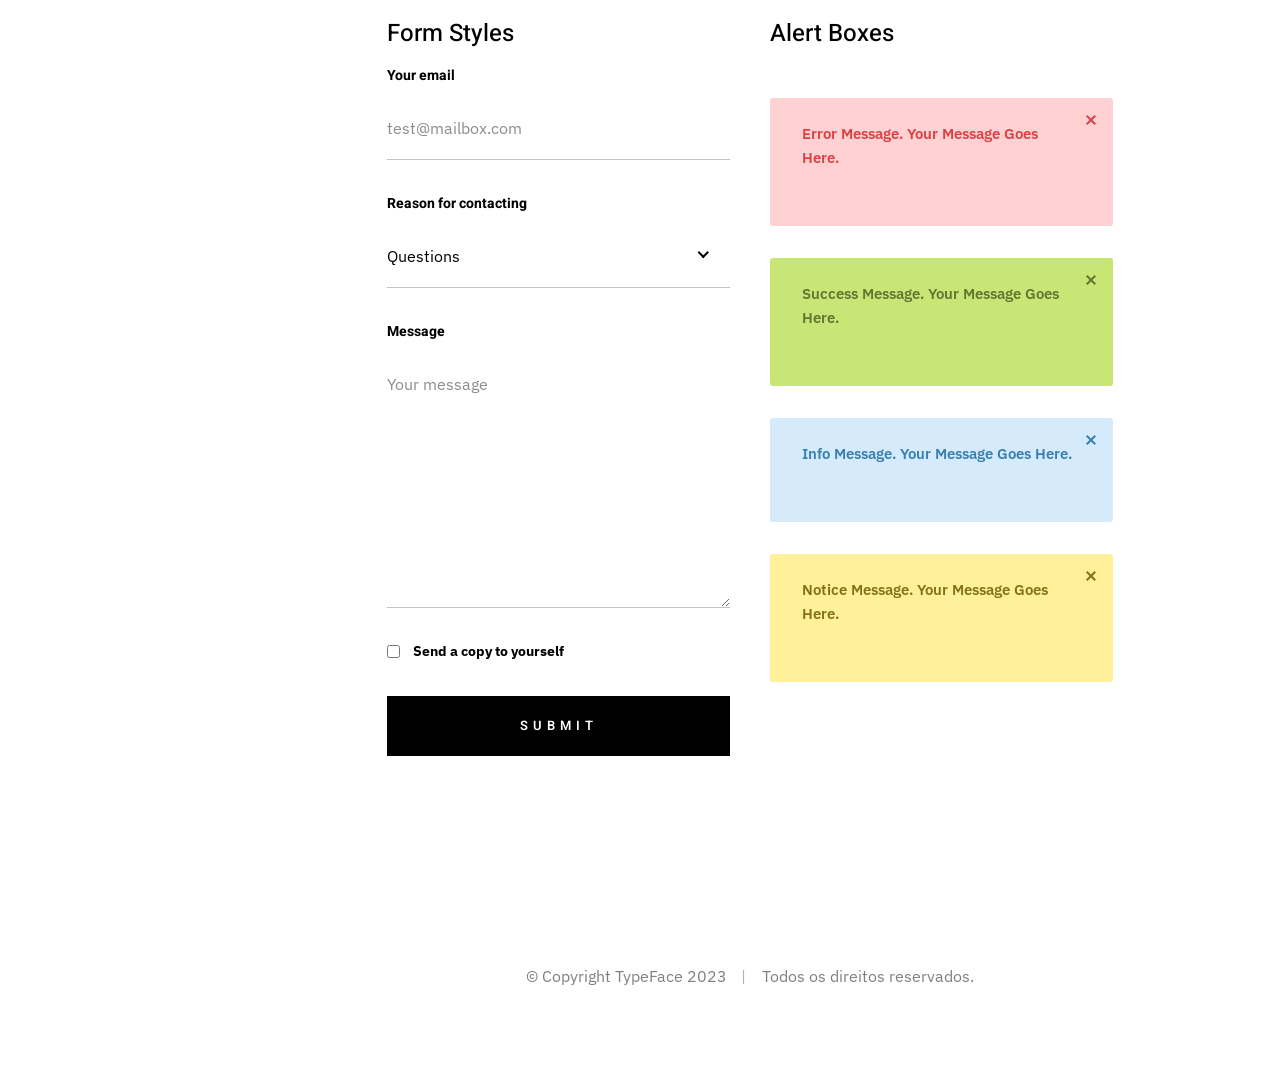
<file: styles.html>
<!DOCTYPE html>
<html class="no-js" lang="pt-br">

<head>
  <!--- basic page needs
    ================================================== -->
  <meta charset="utf-8">
  <title>Styles - TypeFace</title>
  <meta name="description" content="">
  <meta name="author" content="">

  <!-- mobile specific metas
    ================================================== -->
  <meta name="viewport" content="width=device-width, initial-scale=1">

  <!-- CSS
    ================================================== -->
  <link rel="stylesheet" href="css/base.css">
  <link rel="stylesheet" href="css/vendor.css">
  <link rel="stylesheet" href="css/main.css">

  <style type="text/css" media="screen">
    .s-styles {
      max-width: 1100px;
      padding-bottom: 12rem;
    }
  </style>

  <!-- script
    ================================================== -->
  <script src="js/modernizr.js"></script>

  <!-- favicons
    ================================================== -->
  <link rel="apple-touch-icon" sizes="180x180" href="images/favicon/apple-touch-icon.png">
  <link rel="icon" type="image/png" sizes="32x32" href="images/favicon/favicon-32x32.png">
  <link rel="icon" type="image/png" sizes="16x16" href="images/favicon/favicon-16x16.png">
  <link rel="manifest" href="site.webmanifest">
</head>

<body class="ss-bg-white">
  <!-- preloader
    ================================================== -->
  <div id="preloader">
    <div id="loader" class="dots-fade">
      <div></div>
      <div></div>
      <div></div>
    </div>
  </div>

  <div id="top" class="s-wrap site-wrapper">
    <!-- site header
        ================================================== -->
    <header class="s-header header">
      <div class="header__top">
        <div class="header__logo">
          <a class="site-logo" href="index.html">
            <img src="images/logo.svg" alt="Homepage">
          </a>
        </div>
      </div>
      <!-- end header__top -->

      <nav class="header__nav-wrap">
        <ul class="header__nav">
          <li class="current"><a href="index.html" title="">Início</a></li>
          <li class="has-children">
            <a href="#0" title="">Tutoriais</a>
            <ul class="sub-menu">
              <li><a href="#">DevOps</a></li>
              <li><a href="#">Front-end</a></li>
            </ul>
          </li>
          <li class="has-children">
            <a href="#0" title="">Artigos</a>
            <ul class="sub-menu">
              <li><a href="#">Programação</a></li>
              <li><a href="#">Inteligencia Artificial</a></li>
              <li><a href="#">Computação em Nuvem</a></li>
            </ul>
          </li>
          <li><a href="#" title="">Notícias</a></li>
          <li><a href="page-about.html" title="">Sobre</a></li>
          <li><a href="page-contact.html" title="">Contato</a></li>
        </ul>
        <!-- end header__nav -->

        <ul class="header__social">
          <li class="ss-facebook">
            <a href="https://facebook.com/">
              <span class="screen-reader-text">Facebook</span>
            </a>
          </li>
          <li class="ss-twitter">
            <a href="#0">
              <span class="screen-reader-text">Twitter</span>
            </a>
          </li>
          <li class="ss-dribbble">
            <a href="#0">
              <span class="screen-reader-text">Instagram</span>
            </a>
          </li>
          <li class="ss-behance">
            <a href="#0">
              <span class="screen-reader-text">Behance</span>
            </a>
          </li>
        </ul>
      </nav>
      <!-- end header__nav-wrap -->

      <!-- menu toggle -->
      <a href="#0" class="header__menu-toggle">
        <span>Menu</span>
      </a>
    </header>
    <!-- end s-header -->

    <!-- search
        ================================================== -->
    <div class="s-search">
      <div class="search-block">
        <form role="search" method="get" class="search-form" action="#">
          <label>
            <span class="hide-content">Search for:</span>
            <input type="search" class="search-field" placeholder="Type Keywords" value="" name="s" title="Search for:"
              autocomplete="off">
          </label>
          <input type="submit" class="search-submit" value="Search">
        </form>

        <a href="#0" title="Close Search" class="search-close">Close</a>
      </div>
      <!-- end search-block -->

      <!-- search modal trigger -->
      <a href="#0" class="search-trigger">
        <svg xmlns="http://www.w3.org/2000/svg" width="24" height="24" viewBox="0 0 24 24"
          style="fill: rgba(0, 0, 0, 1); transform: ; -ms-filter: ">
          <path
            d="M10,18c1.846,0,3.543-0.635,4.897-1.688l4.396,4.396l1.414-1.414l-4.396-4.396C17.365,13.543,18,11.846,18,10 c0-4.411-3.589-8-8-8s-8,3.589-8,8S5.589,18,10,18z M10,4c3.309,0,6,2.691,6,6s-2.691,6-6,6s-6-2.691-6-6S6.691,4,10,4z">
          </path>
        </svg>
        <span>Search</span>
      </a>
      <span class="search-line"></span>
    </div>
    <!-- end s-search -->

    <!-- site content
        ================================================== -->
    <div class="s-content content">
      <main class="row s-styles">
        <!-- styles
                ================================================== -->
        <section id="styles" class="column large-full">
          <div class="row section-intro add-bottom">
            <div class="column large-full">
              <h1 class="display-1">Style Guide.</h1>

              <p class="lead">
                Lorem ipsum Officia elit ad tempor dolore est ex incididunt
                incididunt occaecat culpa deserunt sunt labore in cillum
                ullamco magna in Excepteur consequat in reprehenderit proident
                mollit incididunt officia commodo. Duis ea officia sed dolor
                pariatur enim dolore dolore quis incididunt nulla exercitation
                commodo veniam et ea incididunt.
              </p>
            </div>
          </div>

          <div class="row">
            <div class="column large-6 tab-full">
              <h3>Paragraph and Image</h3>

              <p>
                <a href="#"><img width="120" height="120" class="pull-left" alt="sample-image"
                    src="images/sample-image.jpg"></a>
                Lorem ipsum dolor sit amet, consectetuer adipiscing elit.
                Donec libero. Suspendisse bibendum.Cras id urna. Morbi
                tincidunt, orci ac convallis aliquam, lectus turpis varius
                lorem, eu posuere nunc justo tempus leo. Donec mattis, purus
                nec placerat bibendum, dui pede condimentum odio, ac blandit
                ante orci ut diam. Cras fringilla magna. Phasellus suscipit,
                leo a pharetra condimentum, lorem tellus eleifend magna, eget
                fringilla velit magna id neque posuere nunc justo tempus leo.
              </p>

              <p>
                Lorem ipsum dolor sit amet, consectetuer adipiscing elit.
                Donec libero. Suspendisse bibendum. Cras id urna. Morbi
                tincidunt, orci ac convallis aliquam, lectus turpis varius
                lorem, eu posuere nunc justo tempus leo. Donec mattis, purus
                nec placerat bibendum, dui pede condimentumodio, ac blandit
                ante orci ut diam.
              </p>

              <p>
                A <a href="#">link</a>,
                <abbr title="this really isn't a very good description">abbrebation</abbr>, <strong>strong
                  text</strong>, <em>em text</em>,
                <del>deleted text</del>, and
                <mark>this is a mark text.</mark>
                <code>.code</code>
              </p>
            </div>

            <div class="column large-6 tab-full">
              <h3>Drop Caps</h3>

              <p class="drop-cap">
                Far far away, behind the word mountains, far from the
                countries Vokalia and Consonantia, there live the blind texts.
                Separated they live in Bookmarksgrove right at the coast of
                the Semantics, a large language ocean. A small river named
                Duden flows by their place and supplies it with the necessary
                regelialia. Morbi tincidunt, orci ac convallis aliquam, lectus
                turpis varius lorem, euposuere nunc justo tempus leo. Donec
                mattis, purus nec placerat bibendum, dui pede condimentum
                odio, ac blandit ante orci ut diam. Cras fringilla magna.
                Phasellus suscipit, leo a pharetra condimentum, lorem tellus
                eleifend magna, eget fringilla velit magna id neque.
              </p>

              <h3>Small Print</h3>

              <p>
                Buy one widget, get one free!
                <small>(While supplies last. Offer expires on the vernal equinox.
                  Not valid in Ohio.)</small>
              </p>
            </div>
          </div>
          <!-- end row -->

          <div class="row">
            <div class="column large-6 tab-full">
              <h3>Pull Quotes</h3>

              <aside class="pull-quote">
                <blockquote>
                  <p>
                    When you look in the eyes of grace, when you meet grace,
                    when you embrace grace, when you see the nail prints in
                    grace’s hands and the fire in his eyes, when you feel his
                    relentless love for you - it will not motivate you to sin.
                    It will motivate you to righteousness.
                  </p>
                </blockquote>
              </aside>
            </div>

            <div class="column large-6 tab-full">
              <h3>Block Quotes</h3>

              <blockquote cite="http://where-i-got-my-info-from.com">
                <p>
                  For God so loved the world, that he gave his only Son, that
                  whoever believes in him should not perish but have eternal
                  life. For God did not send his Son into the world to condemn
                  the world, but in order that the world might be saved
                  through him.
                </p>
                <cite>
                  <a href="#0">John 3:16-17 ESV</a>
                </cite>
              </blockquote>

              <blockquote>
                <p>
                  There is a God-shaped vacuum in the heart of each man which
                  cannot be satisfied by any created thing but only by God the
                  Creator.
                </p>
                <cite>Blaise Pascal</cite>
              </blockquote>
            </div>
          </div>
          <!-- end row -->

          <div class="row half-bottom">
            <div class="column large-6 tab-full">
              <h3>Example Lists</h3>

              <ol>
                <li>Here is an example</li>
                <li>of an ordered list.</li>
                <li>
                  A parent list item.
                  <ul>
                    <li>one</li>
                    <li>two</li>
                    <li>three</li>
                  </ul>
                </li>
                <li>A list item.</li>
              </ol>

              <ul class="disc">
                <li>Here is an example</li>
                <li>of an unordered list.</li>
              </ul>

              <h3>Definition Lists</h3>

              <h5>a) Multi-line Definitions (default)</h5>

              <dl>
                <dt><strong>This is a term</strong></dt>
                <dd>
                  this is the definition of that term, which both live in a
                  <code>dl</code>.
                </dd>
                <dt><strong>Another Term</strong></dt>
                <dd>And it gets a definition too, which is this line</dd>
                <dd>
                  This is a 2<sup>nd</sup> definition for a single term. A
                  <code>dt</code> may be followed by multiple
                  <code>dd</code>s.
                </dd>
              </dl>
            </div>

            <div class="column large-6 tab-full">
              <h3>Buttons</h3>

              <p>
                <a class="btn btn--primary full-width" href="#0">Primary Button</a>
                <a class="btn full-width" href="#0">Default Button</a>
                <a class="btn btn--stroke full-width" href="#0">Stroke Button</a>
              </p>

              <h3>Skill Bars</h3>

              <ul class="skill-bars">
                <li>
                  <div class="progress percent90"><span>90%</span></div>
                  <strong>HTML5</strong>
                </li>
                <li>
                  <div class="progress percent85"><span>85%</span></div>
                  <strong>CSS3</strong>
                </li>
                <li>
                  <div class="progress percent70"><span>70%</span></div>
                  <strong>JQuery</strong>
                </li>
                <li>
                  <div class="progress percent95"><span>95%</span></div>
                  <strong>PHP</strong>
                </li>
                <li>
                  <div class="progress percent75"><span>75%</span></div>
                  <strong>Wordpress</strong>
                </li>
                <li>
                  <div class="progress percent90"><span>90%</span></div>
                  <strong>Angular JS</strong>
                </li>
              </ul>
            </div>
          </div>
          <!-- end row -->

          <div class="row half-bottom">
            <div class="column large-6 tab-full">
              <h1>H1 Heading</h1>
              <p>
                Doloremque dolor voluptas est sequi omnis. Pariatur ut aut.
                Sed enim tempora qui veniam qui cum vel. Voluptas odit at
                vitae minima. In assumenda ut. Voluptatem totam impedit
                accusantium reiciendis excepturi aut qui accusamus
                praesentium.
              </p>

              <h2>H2 Heading</h2>
              <p>
                Doloremque dolor voluptas est sequi omnis. Pariatur ut aut.
                Sed enim tempora qui veniam qui cum vel. Voluptas odit at
                vitae minima. In assumenda ut. Voluptatem totam impedit
                accusantium reiciendis excepturi aut qui accusamus
                praesentium.
              </p>

              <h3>H3 Heading</h3>
              <p>
                Doloremque dolor voluptas est sequi omnis. Pariatur ut aut.
                Sed enim tempora qui veniam qui cum vel. Voluptas odit at
                vitae minima. In assumenda ut. Voluptatem totam impedit
                accusantium reiciendis excepturi aut qui accusamus
                praesentium.
              </p>
            </div>

            <div class="column large-6 tab-full">
              <h4>H4 Heading</h4>
              <p>
                Doloremque dolor voluptas est sequi omnis. Pariatur ut aut.
                Sed enim tempora qui veniam qui cum vel. Voluptas odit at
                vitae minima. In assumenda ut. Voluptatem totam impedit
                accusantium reiciendis excepturi aut qui accusamus
                praesentium.
              </p>

              <h5>H5 Heading</h5>
              <p>
                Doloremque dolor voluptas est sequi omnis. Pariatur ut aut.
                Sed enim tempora qui veniam qui cum vel. Voluptas odit at
                vitae minima. In assumenda ut. Voluptatem totam impedit
                accusantium reiciendis excepturi aut qui accusamus
                praesentium.
              </p>

              <h6>H6 Heading</h6>
              <p>
                Doloremque dolor voluptas est sequi omnis. Pariatur ut aut.
                Sed enim tempora qui veniam qui cum vel. Voluptas odit at
                vitae minima. In assumenda ut. Voluptatem totam impedit
                accusantium reiciendis excepturi aut qui accusamus
                praesentium.
              </p>
            </div>
          </div>

          <div class="row half-bottom">
            <div class="column large-six tab-full">
              <h3>Stats Tabs</h3>

              <ul class="stats-tabs">
                <li>
                  <a href="#">1,234 <em>Sasuke</em></a>
                </li>
                <li>
                  <a href="#">567 <em>Hinata</em></a>
                </li>
                <li>
                  <a href="#">23,456 <em>Naruto</em></a>
                </li>
                <li>
                  <a href="#">3,456 <em>Kiba</em></a>
                </li>
                <li>
                  <a href="#">456 <em>Shikamaru</em></a>
                </li>
                <li>
                  <a href="#">26 <em>Sakura</em></a>
                </li>
              </ul>
            </div>

            <div class="column large-six tab-full">
              <h3>Code Block</h3>

              <pre><code class="language-css">
    code {
        font-size: 1.4rem;
        margin: 0 .2rem;
        padding: .2rem .6rem;
        white-space: nowrap;
        background: #F1F1F1;
        border: 1px solid #E1E1E1;	
        border-radius: 3px;
    }
</code></pre>
            </div>
          </div>
          <!-- end row -->

          <div class="row half-bottom">
            <div class="column large-6 tab-full">
              <h3>Responsive Image</h3>
              <p>
                <img src="images/wheel-500.jpg" srcset="
                      images/wheel-1000.jpg 1000w,
                      images/wheel-500.jpg   500w
                    " sizes="(max-width: 1000px) 100vw, 1000px" alt="">
              </p>
            </div>

            <div class="column large-6 tab-full">
              <h3>Responsive video</h3>

              <div class="video-container">
                <iframe src="https://player.vimeo.com/video/14592941?color=00a650&title=0&byline=0&portrait=0"
                  width="500" height="281" frameborder="0" webkitallowfullscreen mozallowfullscreen
                  allowfullscreen></iframe>
              </div>
            </div>
          </div>
          <!-- end row -->

          <div class="row add-bottom">
            <div class="column large-full">
              <h3>Tables</h3>
              <p>
                Be sure to use properly formed table markup with
                <code>&lt;thead&gt;</code> and <code>&lt;tbody&gt;</code> when
                building a <code>table</code>.
              </p>

              <div class="table-responsive">
                <table>
                  <thead>
                    <tr>
                      <th>Name</th>
                      <th>Age</th>
                      <th>Sex</th>
                      <th>Location</th>
                    </tr>
                  </thead>
                  <tbody>
                    <tr>
                      <td>Naruto Uzumaki</td>
                      <td>16</td>
                      <td>Male</td>
                      <td>Konoha</td>
                    </tr>
                    <tr>
                      <td>Sakura Haruno</td>
                      <td>16</td>
                      <td>Female</td>
                      <td>Konoha</td>
                    </tr>
                  </tbody>
                </table>
              </div>
            </div>
          </div>
          <!-- end row -->

          <div class="row">
            <div class="column large-6 tab-full">
              <h3>Form Styles</h3>

              <form>
                <div>
                  <label for="sampleInput">Your email</label>
                  <input class="full-width" type="email" placeholder="test@mailbox.com" id="sampleInput">
                </div>
                <div>
                  <label for="sampleRecipientInput">Reason for contacting</label>
                  <div class="ss-custom-select">
                    <select class="full-width" id="sampleRecipientInput">
                      <option value="Option 1">Questions</option>
                      <option value="Option 2">Report</option>
                      <option value="Option 3">Others</option>
                    </select>
                  </div>
                </div>

                <label for="exampleMessage">Message</label>
                <textarea class="full-width" placeholder="Your message" id="exampleMessage"></textarea>

                <label class="add-bottom">
                  <input type="checkbox">
                  <span class="label-text">Send a copy to yourself</span>
                </label>

                <input class="btn--primary full-width" type="submit" value="Submit">
              </form>
            </div>

            <div class="column large-6 tab-full">
              <h3>Alert Boxes</h3>

              <br>

              <div class="alert-box alert-box--error hideit">
                <p>Error Message. Your Message Goes Here.</p>
                <i class="fa fa-times alert-box__close" aria-hidden="true"></i>
              </div>
              <!-- end error -->

              <div class="alert-box alert-box--success hideit">
                <p>Success Message. Your Message Goes Here.</p>
                <i class="fa fa-times alert-box__close" aria-hidden="true"></i>
              </div>
              <!-- end success -->

              <div class="alert-box alert-box--info hideit">
                <p>Info Message. Your Message Goes Here.</p>
                <i class="fa fa-times alert-box__close" aria-hidden="true"></i>
              </div>
              <!-- end info -->

              <div class="alert-box alert-box--notice hideit">
                <p>Notice Message. Your Message Goes Here.</p>
                <i class="fa fa-times alert-box__close" aria-hidden="true"></i>
              </div>
              <!-- end notice -->
            </div>
          </div>
          <!-- end row -->
        </section>
        <!-- end styles -->
      </main>
    </div>
    <!-- end s-content -->

    <!-- footer
        ================================================== -->
    <footer class="s-footer footer">
      <div class="row">
        <div class="column large-full footer__content">
          <div class="footer__copyright">
            <span>© Copyright TypeFace 2023</span>
            <span>Todos os direitos reservados.</span>
          </div>
        </div>
      </div>

      <div class="go-top">
        <a class="smoothscroll" title="Back to Top" href="#top"></a>
      </div>
    </footer>
  </div>
  <!-- end s-wrap -->

  <!-- Java Script
    ================================================== -->
  <script src="js/jquery-3.2.1.min.js"></script>
  <script src="js/plugins.js"></script>
  <script src="js/main.js"></script>
</body>

</html>
</file>
<file: css/base.css>
/* =================================================================== 
 *
 *  Typerite Base Stylesheet
 *  Template Ver. 1.1.0
 *  03-15-2021
 *  ------------------------------------------------------------------
 *
 *  TOC:
 *  # imports 
 *  # normalize
 *  # basic/base setup styles
 *      ## Media
 *      ## Typography resets 
 *      ## links
 *      ## inputs
 *  # grid
 *      ## medium screen devices
 *      ## tablets
 *      ## mobile devices
 *      ## small mobile devices
 *  # block grids
 *      ## block grids - medium screen devices
 *      ## block grids - tablets
 *      ## block grids - mobile devices
 *      ## block grids - small mobile devices
 *  # MISC
 *
 * =================================================================== */

/* ===================================================================
 * # imports 
 *
 * ------------------------------------------------------------------- */
@import url("https://fonts.googleapis.com/css?family=Heebo:300,400,500,600,700|Lora:400,400i,700,700i|IBM+Plex+Sans:300,400,400i,600,700,900");

/* ==========================================================================
 * # normalize
 * normalize.css v8.0.1 | MIT License |
 * github.com/necolas/normalize.css
 *
 * -------------------------------------------------------------------------- */

/* ------------------------------------------------------------------- 
 * ## document
 * ------------------------------------------------------------------- */
/* 1. Correct the line height in all browsers.
 * 2. Prevent adjustments of font size after orientation changes in iOS.*/
html {
  line-height: 1.15;
  /* 1 */
  -webkit-text-size-adjust: 100%;
  /* 2 */
}

/* ------------------------------------------------------------------- 
 * ## sections
 * ------------------------------------------------------------------- */
/* Remove the margin in all browsers. */
body {
  margin: 0;
}

/* Render the `main` element consistently in IE. */
main {
  display: block;
}

/* Correct the font size and margin on `h1` elements within `section` and
 * `article` contexts in Chrome, Firefox, and Safari. */
h1 {
  font-size: 2em;
  margin: 0.67em 0;
}

/* ------------------------------------------------------------------- 
 * ## grouping
 * ------------------------------------------------------------------- */
/* 1. Add the correct box sizing in Firefox.
 * 2. Show the overflow in Edge and IE. */
hr {
  box-sizing: content-box;
  /* 1 */
  height: 0;
  /* 1 */
  overflow: visible;
  /* 2 */
}

/* 1. Correct the inheritance and scaling of font size in all browsers.
 * 2. Correct the odd `em` font sizing in all browsers. */
pre {
  font-family: monospace, monospace;
  /* 1 */
  font-size: 1em;
  /* 2 */
}

/* ------------------------------------------------------------------- 
 * ## text-level semantics
 * ------------------------------------------------------------------- */
/* Remove the gray background on active links in IE 10. */
a {
  background-color: transparent;
}

/* 1. Remove the bottom border in Chrome 57-
 * 2. Add the correct text decoration in Chrome, Edge, IE, Opera, and Safari. */
abbr[title] {
  border-bottom: none;
  /* 1 */
  text-decoration: underline;
  /* 2 */
  text-decoration: underline dotted;
  /* 2 */
}

/* Add the correct font weight in Chrome, Edge, and Safari. */
b,
strong {
  font-weight: bolder;
}

/* 1. Correct the inheritance and scaling of font size in all browsers.
 * 2. Correct the odd `em` font sizing in all browsers. */
code,
kbd,
samp {
  font-family: monospace, monospace;
  /* 1 */
  font-size: 1em;
  /* 2 */
}

/* Add the correct font size in all browsers. */
small {
  font-size: 80%;
}

/* Prevent `sub` and `sup` elements from affecting the line height in
 * all browsers. */
sub,
sup {
  font-size: 75%;
  line-height: 0;
  position: relative;
  vertical-align: baseline;
}

sub {
  bottom: -0.25em;
}

sup {
  top: -0.5em;
}

/* ------------------------------------------------------------------- 
 * ## embedded content
 * ------------------------------------------------------------------- */
/* Remove the border on images inside links in IE 10. */
img {
  border-style: none;
}

/* ------------------------------------------------------------------- 
 * ## forms
 * ------------------------------------------------------------------- */
/* 1. Change the font styles in all browsers.
 * 2. Remove the margin in Firefox and Safari. */
button,
input,
optgroup,
select,
textarea {
  font-family: inherit;
  /* 1 */
  font-size: 100%;
  /* 1 */
  line-height: 1.15;
  /* 1 */
  margin: 0;
  /* 2 */
}

/* Show the overflow in IE.
 * 1. Show the overflow in Edge. */
button,
input {
  /* 1 */
  overflow: visible;
}

/* Remove the inheritance of text transform in Edge, Firefox, and IE.
 * 1. Remove the inheritance of text transform in Firefox. */
button,
select {
  /* 1 */
  text-transform: none;
}

/* Correct the inability to style clickable types in iOS and Safari. */
button,
[type="button"],
[type="reset"],
[type="submit"] {
  -webkit-appearance: button;
}

/* Remove the inner border and padding in Firefox. */
button::-moz-focus-inner,
[type="button"]::-moz-focus-inner,
[type="reset"]::-moz-focus-inner,
[type="submit"]::-moz-focus-inner {
  border-style: none;
  padding: 0;
}

/* Restore the focus styles unset by the previous rule. */
button:-moz-focusring,
[type="button"]:-moz-focusring,
[type="reset"]:-moz-focusring,
[type="submit"]:-moz-focusring {
  outline: 1px dotted ButtonText;
}

/* Correct the padding in Firefox. */
fieldset {
  padding: 0.35em 0.75em 0.625em;
}

/* 1. Correct the text wrapping in Edge and IE.
 * 2. Correct the color inheritance from `fieldset` elements in IE.
 * 3. Remove the padding so developers are not caught out when they zero out
 *    `fieldset` elements in all browsers. */
legend {
  box-sizing: border-box;
  /* 1 */
  color: inherit;
  /* 2 */
  display: table;
  /* 1 */
  max-width: 100%;
  /* 1 */
  padding: 0;
  /* 3 */
  white-space: normal;
  /* 1 */
}

/* Add the correct vertical alignment in Chrome, Firefox, and Opera. */
progress {
  vertical-align: baseline;
}

/* Remove the default vertical scrollbar in IE 10+. */
textarea {
  overflow: auto;
}

/* 1. Add the correct box sizing in IE 10.
 * 2. Remove the padding in IE 10. */
[type="checkbox"],
[type="radio"] {
  box-sizing: border-box;
  /* 1 */
  padding: 0;
  /* 2 */
}

/* Correct the cursor style of increment and decrement buttons in Chrome. */
[type="number"]::-webkit-inner-spin-button,
[type="number"]::-webkit-outer-spin-button {
  height: auto;
}

/* 1. Correct the odd appearance in Chrome and Safari.
 * 2. Correct the outline style in Safari. */
[type="search"] {
  -webkit-appearance: textfield;
  /* 1 */
  outline-offset: -2px;
  /* 2 */
}

/* Remove the inner padding in Chrome and Safari on macOS. */
[type="search"]::-webkit-search-decoration {
  -webkit-appearance: none;
}

/* 1. Correct the inability to style clickable types in iOS and Safari.
 * 2. Change font properties to `inherit` in Safari. */
::-webkit-file-upload-button {
  -webkit-appearance: button;
  /* 1 */
  font: inherit;
  /* 2 */
}

/* ------------------------------------------------------------------- 
 * ## interactive
 * ------------------------------------------------------------------- */
/* Add the correct display in Edge, IE 10+, and Firefox. */
details {
  display: block;
}

/* Add the correct display in all browsers. */
summary {
  display: list-item;
}

/* ------------------------------------------------------------------- 
 * ## misc
 * ------------------------------------------------------------------- */
/* Add the correct display in IE 10+. */
template {
  display: none;
}

/* Add the correct display in IE 10. */
[hidden] {
  display: none;
}

/* ===================================================================
 * # basic/base setup styles
 *
 * ------------------------------------------------------------------- */
html {
  font-size: 62.5%;
  box-sizing: border-box;
}

*,
*::before,
*::after {
  box-sizing: inherit;
}

body {
  font-weight: normal;
  line-height: 1;
  word-wrap: break-word;
  -moz-font-smoothing: grayscale;
  -moz-osx-font-smoothing: grayscale;
  -webkit-font-smoothing: antialiased;
  -webkit-overflow-scrolling: touch;
  -webkit-text-size-adjust: none;
}

/* ------------------------------------------------------------------- 
 * ## Media
 * ------------------------------------------------------------------- */
svg,
img,
video embed,
iframe,
object {
  max-width: 100%;
  height: auto;
}

/* ------------------------------------------------------------------- 
 * ## Typography resets 
 * ------------------------------------------------------------------- */
div,
dl,
dt,
dd,
ul,
ol,
li,
h1,
h2,
h3,
h4,
h5,
h6,
pre,
form,
p,
blockquote,
th,
td {
  margin: 0;
  padding: 0;
}

p {
  font-size: inherit;
  text-rendering: optimizeLegibility;
}

em,
i {
  font-style: italic;
  line-height: inherit;
}

strong,
b {
  font-weight: bold;
  line-height: inherit;
}

small {
  font-size: 60%;
  line-height: inherit;
}

ol,
ul {
  list-style: none;
}

li {
  display: block;
}

/* ------------------------------------------------------------------- 
 * ## links
 * ------------------------------------------------------------------- */
a {
  text-decoration: none;
  line-height: inherit;
}

a img {
  border: none;
}

/* ------------------------------------------------------------------- 
 * ## inputs
 * ------------------------------------------------------------------- */
fieldset {
  margin: 0;
  padding: 0;
}

input[type="email"],
input[type="number"],
input[type="search"],
input[type="text"],
input[type="tel"],
input[type="url"],
input[type="password"],
textarea {
  -webkit-appearance: none;
  -moz-appearance: none;
  appearance: none;
}

/* ===================================================================
 * # grid v2.0.1
 *
 *   -----------------------------------------------------------------
 * - Grid breakpoints are based on MAXIMUM WIDTH media queries, 
 *   meaning they apply to that one breakpoint and ALL THOSE BELOW IT.
 * - Grid columns without a specified width will automatically layout 
 *   as equal width columns.
 * ------------------------------------------------------------------- */

/* rows
 * ------------------------------------- */
.row {
  width: 89%;
  max-width: 1200px;
  margin: 0 auto;
  display: -ms-flexbox;
  display: -webkit-flex;
  display: flex;
  -webkit-flex-flow: row wrap;
  -ms-flex-flow: row wrap;
  flex-flow: row wrap;
}

.row .row {
  width: auto;
  max-width: none;
  margin-left: -20px;
  margin-right: -20px;
}

/* columns
 * -------------------------------------- */
.column {
  -webkit-flex: 1 1 0%;
  -ms-flex: 1 1 0%;
  flex: 1 1 0%;
  padding: 0 20px;
}

.collapse > .column,
.column.collapse {
  padding: 0;
}

/* flex row containers utility classes
 * ----------------------------------------- */
.row.row-wrap {
  -webkit-flex-wrap: wrap;
  -ms-flex-wrap: wrap;
  flex-wrap: wrap;
}

.row.row-nowrap {
  -webkit-flex-wrap: nowrap;
  -ms-flex-wrap: none;
  flex-wrap: nowrap;
}

.row.row-top {
  -webkit-align-items: flex-start;
  -ms-flex-align: start;
  align-items: flex-start;
}

.row.row-bottom {
  -webkit-align-items: flex-end;
  -ms-flex-align: end;
  align-items: flex-end;
}

.row.row-center {
  -webkit-align-items: center;
  -ms-flex-align: center;
  align-items: center;
}

.row.row-stretch {
  -webkit-align-items: stretch;
  -ms-flex-align: stretch;
  align-items: stretch;
}

.row.row-baseline {
  -webkit-align-items: baseline;
  -ms-flex-align: baseline;
  align-items: baseline;
}

/* flex item utility alignment classes
 * ----------------------------------------- */
.align-center {
  margin: auto;
  -webkit-align-self: center;
  -ms-flex-item-align: center;
  align-self: center;
}

.align-left {
  margin-right: auto;
  -webkit-align-self: center;
  -ms-flex-item-align: center;
  align-self: center;
}

.align-right {
  margin-left: auto;
  -webkit-align-self: center;
  -ms-flex-item-align: center;
  align-self: center;
}

.align-x-center {
  margin-right: auto;
  margin-left: auto;
}

.align-x-left {
  margin-right: auto;
}

.align-x-right {
  margin-left: auto;
}

.align-y-center {
  -webkit-align-self: center;
  -ms-flex-item-align: center;
  align-self: center;
}

.align-y-top {
  -webkit-align-self: flex-start;
  -ms-flex-item-align: start;
  align-self: flex-start;
}

.align-y-bottom {
  -webkit-align-self: flex-end;
  -ms-flex-item-align: end;
  align-self: flex-end;
}

/* large screen column widths 
 * -------------------------------------- */
.large-1 {
  -webkit-flex: 0 0 8.33333%;
  -ms-flex: 0 0 8.33333%;
  flex: 0 0 8.33333%;
  max-width: 8.33333%;
}

.large-2 {
  -webkit-flex: 0 0 16.66667%;
  -ms-flex: 0 0 16.66667%;
  flex: 0 0 16.66667%;
  max-width: 16.66667%;
}

.large-3 {
  -webkit-flex: 0 0 25%;
  -ms-flex: 0 0 25%;
  flex: 0 0 25%;
  max-width: 25%;
}

.large-4 {
  -webkit-flex: 0 0 33.33333%;
  -ms-flex: 0 0 33.33333%;
  flex: 0 0 33.33333%;
  max-width: 33.33333%;
}

.large-5 {
  -webkit-flex: 0 0 41.66667%;
  -ms-flex: 0 0 41.66667%;
  flex: 0 0 41.66667%;
  max-width: 41.66667%;
}

.large-6,
.large-half {
  -webkit-flex: 0 0 50%;
  -ms-flex: 0 0 50%;
  flex: 0 0 50%;
  max-width: 50%;
}

.large-7 {
  -webkit-flex: 0 0 58.33333%;
  -ms-flex: 0 0 58.33333%;
  flex: 0 0 58.33333%;
  max-width: 58.33333%;
}

.large-8 {
  -webkit-flex: 0 0 66.66667%;
  -ms-flex: 0 0 66.66667%;
  flex: 0 0 66.66667%;
  max-width: 66.66667%;
}

.large-9 {
  -webkit-flex: 0 0 75%;
  -ms-flex: 0 0 75%;
  flex: 0 0 75%;
  max-width: 75%;
}

.large-10 {
  -webkit-flex: 0 0 83.33333%;
  -ms-flex: 0 0 83.33333%;
  flex: 0 0 83.33333%;
  max-width: 83.33333%;
}

.large-11 {
  -webkit-flex: 0 0 91.66667%;
  -ms-flex: 0 0 91.66667%;
  flex: 0 0 91.66667%;
  max-width: 91.66667%;
}

.large-12,
.large-full {
  -webkit-flex: 0 0 100%;
  -ms-flex: 0 0 100%;
  flex: 0 0 100%;
  max-width: 100%;
}

/* ------------------------------------------------------------------- 
 * ## medium screen devices
 * ------------------------------------------------------------------- */
@media screen and (max-width: 1200px) {
  .row .row {
    margin-left: -16px;
    margin-right: -16px;
  }

  .column {
    padding: 0 16px;
  }

  .medium-1 {
    -webkit-flex: 0 0 8.33333%;
    -ms-flex: 0 0 8.33333%;
    flex: 0 0 8.33333%;
    max-width: 8.33333%;
  }

  .medium-2 {
    -webkit-flex: 0 0 16.66667%;
    -ms-flex: 0 0 16.66667%;
    flex: 0 0 16.66667%;
    max-width: 16.66667%;
  }

  .medium-3 {
    -webkit-flex: 0 0 25%;
    -ms-flex: 0 0 25%;
    flex: 0 0 25%;
    max-width: 25%;
  }

  .medium-4 {
    -webkit-flex: 0 0 33.33333%;
    -ms-flex: 0 0 33.33333%;
    flex: 0 0 33.33333%;
    max-width: 33.33333%;
  }

  .medium-5 {
    -webkit-flex: 0 0 41.66667%;
    -ms-flex: 0 0 41.66667%;
    flex: 0 0 41.66667%;
    max-width: 41.66667%;
  }

  .medium-6,
  .medium-half {
    -webkit-flex: 0 0 50%;
    -ms-flex: 0 0 50%;
    flex: 0 0 50%;
    max-width: 50%;
  }

  .medium-7 {
    -webkit-flex: 0 0 58.33333%;
    -ms-flex: 0 0 58.33333%;
    flex: 0 0 58.33333%;
    max-width: 58.33333%;
  }

  .medium-8 {
    -webkit-flex: 0 0 66.66667%;
    -ms-flex: 0 0 66.66667%;
    flex: 0 0 66.66667%;
    max-width: 66.66667%;
  }

  .medium-9 {
    -webkit-flex: 0 0 75%;
    -ms-flex: 0 0 75%;
    flex: 0 0 75%;
    max-width: 75%;
  }

  .medium-10 {
    -webkit-flex: 0 0 83.33333%;
    -ms-flex: 0 0 83.33333%;
    flex: 0 0 83.33333%;
    max-width: 83.33333%;
  }

  .medium-11 {
    -webkit-flex: 0 0 91.66667%;
    -ms-flex: 0 0 91.66667%;
    flex: 0 0 91.66667%;
    max-width: 91.66667%;
  }

  .medium-12,
  .medium-full {
    -webkit-flex: 0 0 100%;
    -ms-flex: 0 0 100%;
    flex: 0 0 100%;
    max-width: 100%;
  }
}

/* ------------------------------------------------------------------- 
 * ## tablets
 * ------------------------------------------------------------------- */
@media screen and (max-width: 800px) {
  .tab-1 {
    -webkit-flex: 0 0 8.33333%;
    -ms-flex: 0 0 8.33333%;
    flex: 0 0 8.33333%;
    max-width: 8.33333%;
  }

  .tab-2 {
    -webkit-flex: 0 0 16.66667%;
    -ms-flex: 0 0 16.66667%;
    flex: 0 0 16.66667%;
    max-width: 16.66667%;
  }

  .tab-3 {
    -webkit-flex: 0 0 25%;
    -ms-flex: 0 0 25%;
    flex: 0 0 25%;
    max-width: 25%;
  }

  .tab-4 {
    -webkit-flex: 0 0 33.33333%;
    -ms-flex: 0 0 33.33333%;
    flex: 0 0 33.33333%;
    max-width: 33.33333%;
  }

  .tab-5 {
    -webkit-flex: 0 0 41.66667%;
    -ms-flex: 0 0 41.66667%;
    flex: 0 0 41.66667%;
    max-width: 41.66667%;
  }

  .tab-6,
  .tab-half {
    -webkit-flex: 0 0 50%;
    -ms-flex: 0 0 50%;
    flex: 0 0 50%;
    max-width: 50%;
  }

  .tab-7 {
    -webkit-flex: 0 0 58.33333%;
    -ms-flex: 0 0 58.33333%;
    flex: 0 0 58.33333%;
    max-width: 58.33333%;
  }

  .tab-8 {
    -webkit-flex: 0 0 66.66667%;
    -ms-flex: 0 0 66.66667%;
    flex: 0 0 66.66667%;
    max-width: 66.66667%;
  }

  .tab-9 {
    -webkit-flex: 0 0 75%;
    -ms-flex: 0 0 75%;
    flex: 0 0 75%;
    max-width: 75%;
  }

  .tab-10 {
    -webkit-flex: 0 0 83.33333%;
    -ms-flex: 0 0 83.33333%;
    flex: 0 0 83.33333%;
    max-width: 83.33333%;
  }

  .tab-11 {
    -webkit-flex: 0 0 91.66667%;
    -ms-flex: 0 0 91.66667%;
    flex: 0 0 91.66667%;
    max-width: 91.66667%;
  }

  .tab-12,
  .tab-full {
    -webkit-flex: 0 0 100%;
    -ms-flex: 0 0 100%;
    flex: 0 0 100%;
    max-width: 100%;
  }

  .hide-on-tablet {
    display: none;
  }
}

/* ------------------------------------------------------------------- 
 * ## mobile devices 
 * ------------------------------------------------------------------- */
@media screen and (max-width: 600px) {
  .row {
    width: 100%;
    padding-left: 25px;
    padding-right: 25px;
  }

  .row .row {
    margin-left: -10px;
    margin-right: -10px;
    padding-left: 0;
    padding-right: 0;
  }

  .column {
    padding: 0 10px;
  }

  .mob-1 {
    -webkit-flex: 0 0 8.33333%;
    -ms-flex: 0 0 8.33333%;
    flex: 0 0 8.33333%;
    max-width: 8.33333%;
  }

  .mob-2 {
    -webkit-flex: 0 0 16.66667%;
    -ms-flex: 0 0 16.66667%;
    flex: 0 0 16.66667%;
    max-width: 16.66667%;
  }

  .mob-3 {
    -webkit-flex: 0 0 25%;
    -ms-flex: 0 0 25%;
    flex: 0 0 25%;
    max-width: 25%;
  }

  .mob-4 {
    -webkit-flex: 0 0 33.33333%;
    -ms-flex: 0 0 33.33333%;
    flex: 0 0 33.33333%;
    max-width: 33.33333%;
  }

  .mob-5 {
    -webkit-flex: 0 0 41.66667%;
    -ms-flex: 0 0 41.66667%;
    flex: 0 0 41.66667%;
    max-width: 41.66667%;
  }

  .mob-6,
  .mob-half {
    -webkit-flex: 0 0 50%;
    -ms-flex: 0 0 50%;
    flex: 0 0 50%;
    max-width: 50%;
  }

  .mob-7 {
    -webkit-flex: 0 0 58.33333%;
    -ms-flex: 0 0 58.33333%;
    flex: 0 0 58.33333%;
    max-width: 58.33333%;
  }

  .mob-8 {
    -webkit-flex: 0 0 66.66667%;
    -ms-flex: 0 0 66.66667%;
    flex: 0 0 66.66667%;
    max-width: 66.66667%;
  }

  .mob-9 {
    -webkit-flex: 0 0 75%;
    -ms-flex: 0 0 75%;
    flex: 0 0 75%;
    max-width: 75%;
  }

  .mob-10 {
    -webkit-flex: 0 0 83.33333%;
    -ms-flex: 0 0 83.33333%;
    flex: 0 0 83.33333%;
    max-width: 83.33333%;
  }

  .mob-11 {
    -webkit-flex: 0 0 91.66667%;
    -ms-flex: 0 0 91.66667%;
    flex: 0 0 91.66667%;
    max-width: 91.66667%;
  }

  .mob-12,
  .mob-full {
    -webkit-flex: 0 0 100%;
    -ms-flex: 0 0 100%;
    flex: 0 0 100%;
    max-width: 100%;
  }

  .hide-on-mobile {
    display: none;
  }
}

/* ------------------------------------------------------------------- 
 * ## small mobile devices <= 400px
 * ------------------------------------------------------------------- */
@media screen and (max-width: 400px) {
  .row {
    padding-left: 22px;
    padding-right: 22px;
  }

  .row .row {
    margin-left: 0;
    margin-right: 0;
  }

  .column {
    -webkit-flex: 0 0 100%;
    -ms-flex: 0 0 100%;
    flex: 0 0 100%;
    max-width: 100%;
    width: 100%;
    margin-left: 0;
    margin-right: 0;
    padding: 0;
  }
}

/* ===================================================================
 * # block grids
 *
 * -------------------------------------------------------------------
 * Equally-sized columns define at parent/row level.
 * ------------------------------------------------------------------- */
.block-large-1-8 > .column {
  -webkit-flex: 0 0 12.5%;
  -ms-flex: 0 0 12.5%;
  flex: 0 0 12.5%;
  max-width: 12.5%;
}

.block-large-1-6 > .column {
  -webkit-flex: 0 0 16.66667%;
  -ms-flex: 0 0 16.66667%;
  flex: 0 0 16.66667%;
  max-width: 16.66667%;
}

.block-large-1-5 > .column {
  -webkit-flex: 0 0 20%;
  -ms-flex: 0 0 20%;
  flex: 0 0 20%;
  max-width: 20%;
}

.block-large-1-4 > .column {
  -webkit-flex: 0 0 25%;
  -ms-flex: 0 0 25%;
  flex: 0 0 25%;
  max-width: 25%;
}

.block-large-1-3 > .column {
  -webkit-flex: 0 0 33.33333%;
  -ms-flex: 0 0 33.33333%;
  flex: 0 0 33.33333%;
  max-width: 33.33333%;
}

.block-large-1-2 > .column {
  -webkit-flex: 0 0 50%;
  -ms-flex: 0 0 50%;
  flex: 0 0 50%;
  max-width: 50%;
}

.block-large-full > .column {
  -webkit-flex: 0 0 100%;
  -ms-flex: 0 0 100%;
  flex: 0 0 100%;
  max-width: 100%;
}

/* ------------------------------------------------------------------- 
 * ## block grids - medium screen devices
 * ------------------------------------------------------------------- */
@media screen and (max-width: 1200px) {
  .block-medium-1-8 > .column {
    -webkit-flex: 0 0 12.5%;
    -ms-flex: 0 0 12.5%;
    flex: 0 0 12.5%;
    max-width: 12.5%;
  }

  .block-medium-1-6 > .column {
    -webkit-flex: 0 0 16.66667%;
    -ms-flex: 0 0 16.66667%;
    flex: 0 0 16.66667%;
    max-width: 16.66667%;
  }

  .block-medium-1-5 > .column {
    -webkit-flex: 0 0 20%;
    -ms-flex: 0 0 20%;
    flex: 0 0 20%;
    max-width: 20%;
  }

  .block-medium-1-4 > .column {
    -webkit-flex: 0 0 25%;
    -ms-flex: 0 0 25%;
    flex: 0 0 25%;
    max-width: 25%;
  }

  .block-medium-1-3 > .column {
    -webkit-flex: 0 0 33.33333%;
    -ms-flex: 0 0 33.33333%;
    flex: 0 0 33.33333%;
    max-width: 33.33333%;
  }

  .block-medium-1-2 > .column {
    -webkit-flex: 0 0 50%;
    -ms-flex: 0 0 50%;
    flex: 0 0 50%;
    max-width: 50%;
  }

  .block-medium-full > .column {
    -webkit-flex: 0 0 100%;
    -ms-flex: 0 0 100%;
    flex: 0 0 100%;
    max-width: 100%;
  }
}

/* ------------------------------------------------------------------- 
 * ## block grids - tablets
 * ------------------------------------------------------------------- */
@media screen and (max-width: 800px) {
  .block-tab-1-8 > .column {
    -webkit-flex: 0 0 12.5%;
    -ms-flex: 0 0 12.5%;
    flex: 0 0 12.5%;
    max-width: 12.5%;
  }

  .block-tab-1-6 > .column {
    -webkit-flex: 0 0 16.66667%;
    -ms-flex: 0 0 16.66667%;
    flex: 0 0 16.66667%;
    max-width: 16.66667%;
  }

  .block-tab-1-5 > .column {
    -webkit-flex: 0 0 20%;
    -ms-flex: 0 0 20%;
    flex: 0 0 20%;
    max-width: 20%;
  }

  .block-tab-1-4 > .column {
    -webkit-flex: 0 0 25%;
    -ms-flex: 0 0 25%;
    flex: 0 0 25%;
    max-width: 25%;
  }

  .block-tab-1-3 > .column {
    -webkit-flex: 0 0 33.33333%;
    -ms-flex: 0 0 33.33333%;
    flex: 0 0 33.33333%;
    max-width: 33.33333%;
  }

  .block-tab-1-2 > .column {
    -webkit-flex: 0 0 50%;
    -ms-flex: 0 0 50%;
    flex: 0 0 50%;
    max-width: 50%;
  }

  .block-tab-full > .column {
    -webkit-flex: 0 0 100%;
    -ms-flex: 0 0 100%;
    flex: 0 0 100%;
    max-width: 100%;
  }
}

/* ------------------------------------------------------------------- 
 * ## block grids - mobile devices
 * ------------------------------------------------------------------- */
@media screen and (max-width: 600px) {
  .block-mob-1-8 > .column {
    -webkit-flex: 0 0 12.5%;
    -ms-flex: 0 0 12.5%;
    flex: 0 0 12.5%;
    max-width: 12.5%;
  }

  .block-mob-1-6 > .column {
    -webkit-flex: 0 0 16.66667%;
    -ms-flex: 0 0 16.66667%;
    flex: 0 0 16.66667%;
    max-width: 16.66667%;
  }

  .block-mob-1-5 > .column {
    -webkit-flex: 0 0 20%;
    -ms-flex: 0 0 20%;
    flex: 0 0 20%;
    max-width: 20%;
  }

  .block-mob-1-4 > .column {
    -webkit-flex: 0 0 25%;
    -ms-flex: 0 0 25%;
    flex: 0 0 25%;
    max-width: 25%;
  }

  .block-mob-1-3 > .column {
    -webkit-flex: 0 0 33.33333%;
    -ms-flex: 0 0 33.33333%;
    flex: 0 0 33.33333%;
    max-width: 33.33333%;
  }

  .block-mob-1-2 > .column {
    -webkit-flex: 0 0 50%;
    -ms-flex: 0 0 50%;
    flex: 0 0 50%;
    max-width: 50%;
  }

  .block-mob-full > .column {
    -webkit-flex: 0 0 100%;
    -ms-flex: 0 0 100%;
    flex: 0 0 100%;
    max-width: 100%;
  }
}

/* ------------------------------------------------------------------- 
 * ## block grids - small mobile devices <= 400px
 * ------------------------------------------------------------------- */
@media screen and (max-width: 400px) {
  .stack > .column {
    -webkit-flex: 0 0 100%;
    -ms-flex: 0 0 100%;
    flex: 0 0 100%;
    max-width: 100%;
    width: 100%;
    margin-left: 0;
    margin-right: 0;
    padding: 0;
  }
}

/* ===================================================================
 * # MISC
 *
 * ------------------------------------------------------------------- */
.group:after {
  content: "";
  display: table;
  clear: both;
}

/* misc helper classes
 * -------------------------------------- */
.is-hidden {
  display: none;
}

.is-invisible {
  visibility: hidden;
}

.antialiased {
  -webkit-font-smoothing: antialiased;
  -moz-osx-font-smoothing: grayscale;
}

.overflow-hidden {
  overflow: hidden;
}

.remove-bottom {
  margin-bottom: 0;
}

.add-half-bottom {
  margin-bottom: 1.6rem !important;
}

.add-bottom {
  margin-bottom: 3.2rem !important;
}

.no-border {
  border: none;
}

.full-width {
  width: 100%;
}

.text-center {
  text-align: center;
}

.text-left {
  text-align: left;
}

.text-right {
  text-align: right;
}

.pull-left {
  float: left;
}

.pull-right {
  float: right;
}
</file>
<file: css/main.css>
/* =================================================================== 
 *
 *  TOC:
 *  # base style overrides
 *      ## links
 *  # typography & general theme styles
 *      ## Lists
 *      ## responsive video container
 *      ## floated image
 *      ## tables
 *      ## Spacing 
 *  # preloader 
 *  # forms
 *      ## Style Placeholder Text
 *      ## Change Autocomplete styles in Chrome
 *  # buttons
 *  # additional components
 *      ## additional typo styles
 *      ## skillbars
 *      ## alert box 
 *      ## pagination
 *  # Common and Reusable Styles
 *      ## animation stuff 
 *      ## entry media
 *      ## listing header
 *      ## slick slider 
 *      ## masonry entries
 *      ## post formats - masonry view
 *  # site header
 *      ## header logo
 *      ## header main navigation
 *      ## menu toggle
 *      ## header social
 *  # search
 *      ## close button for search 
 *      ## search modal trigger
 *  # site content & footer 
 *      ## content
 *      ## footer
 *      ## copyright
 *      ## go to top
 *  # blog styles and blog components
 *      ## entry header meta
 *      ## post tags
 *      ## blog single page navigation
 *      ## related articles
 *      ## comments
 *      ## format gallery
 *
 * =================================================================== */

/* ===================================================================
 * # base style overrides
 *
 * ------------------------------------------------------------------- */
html {
  font-size: 10px;
}

@media screen and (max-width: 400px) {
  html {
    font-size: 9.210526315789474px;
  }
}

html,
body {
  height: 100%;
}

body {
  background: #f6f7f8;
  font-family: "IBM Plex Sans", sans-serif;
  font-size: 1.9rem;
  font-style: normal;
  font-weight: normal;
  line-height: 1.789;
  color: #000000;
  margin: 0;
  padding: 0;
}

body.nav-wrap-is-visible {
  overflow: hidden;
}

body.ss-bg-white {
  background: #ffffff;
}

/* ------------------------------------------------------------------- 
 * ## links
 * ------------------------------------------------------------------- */
a {
  color: #33998a;
  transition: all 0.3s ease-in-out;
}

a:hover,
a:focus,
a:active {
  color: #da5260;
}

a:hover,
a:active {
  outline: 0;
}

/* ===================================================================
 * # typography & general theme styles
 * 
 * ------------------------------------------------------------------- */
h1,
h2,
h3,
h4,
h5,
h6,
.h1,
.h2,
.h3,
.h4,
.h5,
.h6 {
  font-family: "Heebo", sans-serif;
  font-weight: 500;
  font-style: normal;
  color: #000000;
  font-variant-ligatures: common-ligatures;
  text-rendering: optimizeLegibility;
}

h1,
.h1,
h2,
.h2,
h3,
.h3,
h4,
.h4 {
  margin-top: 6rem;
  margin-bottom: 1.6rem;
}

@media screen and (max-width: 600px) {
  h1,
  .h1,
  h2,
  .h2,
  h3,
  .h3,
  h4,
  .h4 {
    margin-top: 5.6rem;
  }
}

h5,
.h5,
h6,
.h6 {
  margin-top: 4.8rem;
  margin-bottom: 1.2rem;
}

@media screen and (max-width: 600px) {
  h5,
  .h5,
  h6,
  .h6 {
    margin-top: 4.4rem;
    margin-bottom: 0.8rem;
  }
}

h1,
.h1 {
  font-size: 3.6rem;
  line-height: 1.222;
}

@media screen and (max-width: 600px) {
  h1,
  .h1 {
    font-size: 3.3rem;
  }
}

h2,
.h2 {
  font-size: 3rem;
  line-height: 1.2;
}

h3,
.h3 {
  font-size: 2.4rem;
  line-height: 1.167;
}

h4,
.h4 {
  font-size: 2.1rem;
  line-height: 1.333;
}

h5,
.h5 {
  font-size: 1.8rem;
  line-height: 1.333;
}

h6,
.h6 {
  font-size: 1.6rem;
  line-height: 1.5;
  text-transform: uppercase;
  letter-spacing: 0.16rem;
}

p img {
  margin: 0;
}

p.lead {
  font-family: "IBM Plex Sans", sans-serif;
  font-weight: 300;
  font-size: 2.4rem;
  line-height: 1.833;
  margin-bottom: 3.6rem;
  color: #000000;
}

@media screen and (max-width: 1200px) {
  p.lead {
    font-size: 2.2rem;
  }
}

@media screen and (max-width: 600px) {
  p.lead {
    font-size: 2.1rem;
  }
}

em,
i,
strong,
b {
  font-size: inherit;
  line-height: inherit;
}

em,
i {
  font-family: "IBM Plex Sans", sans-serif;
  font-style: italic;
}

strong,
b {
  font-family: "IBM Plex Sans", sans-serif;
  font-weight: 700;
}

small {
  font-size: 1.2rem;
  line-height: inherit;
}

blockquote {
  margin: 4rem 0;
  padding: 4rem 4rem;
  border-left: 4px solid black;
  position: relative;
}

@media screen and (max-width: 600px) {
  blockquote {
    padding: 3.2rem 3.2rem;
  }
}

@media screen and (max-width: 400px) {
  blockquote {
    padding: 2.8rem 2.8rem;
  }
}

blockquote p {
  font-family: "Lora", serif;
  font-weight: 400;
  padding: 0;
  font-size: 2.4rem;
  line-height: 1.833;
  color: #000000;
}

@media screen and (max-width: 500px) {
  blockquote p {
    font-size: 2.2rem;
  }
}

blockquote cite {
  display: block;
  font-family: "IBM Plex Sans", sans-serif;
  font-size: 1.5rem;
  font-style: normal;
  line-height: 1.333;
}

blockquote cite:before {
  content: "\2014 \0020";
}

blockquote cite,
blockquote cite a,
blockquote cite a:visited {
  color: #7e7e7e;
  border: none;
}

abbr {
  font-family: "IBM Plex Sans", sans-serif;
  font-weight: 700;
  font-variant: small-caps;
  text-transform: lowercase;
  letter-spacing: 0.05rem;
  color: #7e7e7e;
}

var,
kbd,
samp,
code,
pre {
  font-family: Consolas, "Andale Mono", Courier, "Courier New", monospace;
}

pre {
  padding: 2.4rem 3.2rem 3.2rem;
  background: #efefef;
  overflow-x: auto;
}

code {
  font-size: 1.4rem;
  margin: 0 0.2rem;
  padding: 0.4rem 0.8rem;
  white-space: nowrap;
  background: #efefef;
  border: 1px solid #d3d3d3;
  color: #000000;
  border-radius: 3px;
}

pre > code {
  display: block;
  white-space: pre;
  line-height: 2;
  padding: 0;
  margin: 0;
  border: none;
}

pre.prettyprint > code {
  border: none;
}

del {
  text-decoration: line-through;
}

abbr[title],
dfn[title] {
  border-bottom: 1px dotted;
  cursor: help;
  text-decoration: none;
}

mark {
  background: #fff099;
  color: #000000;
}

hr {
  border: solid #e0e0e0;
  border-width: 1px 0 0;
  clear: both;
  margin: 2.4rem 0 1.6rem;
  height: 0;
}

/* ------------------------------------------------------------------- 
 * ## Lists
 * ------------------------------------------------------------------- */
ol {
  list-style: decimal;
}

ul {
  list-style: disc;
}

li {
  display: list-item;
}

ol,
ul {
  margin-left: 1.6rem;
}

ul li {
  padding-left: 0.4rem;
}

ul ul,
ul ol,
ol ol,
ol ul {
  margin: 0.8rem 0 0.8rem 1.6rem;
}

ul.disc li {
  display: list-item;
  list-style: none;
  padding: 0 0 0 0.8rem;
  position: relative;
}

ul.disc li::before {
  content: "";
  display: inline-block;
  width: 8px;
  height: 8px;
  border-radius: 50%;
  background: #33998a;
  position: absolute;
  left: -16px;
  top: 11px;
  vertical-align: middle;
}

dt {
  margin: 0;
  color: #33998a;
}

dd {
  margin: 0 0 0 2rem;
}

/* ------------------------------------------------------------------- 
 * ## responsive video container
 * ------------------------------------------------------------------- */
.video-container {
  position: relative;
  padding-bottom: 56.25%;
  height: 0;
  overflow: hidden;
}

.video-container iframe,
.video-container object,
.video-container embed,
.video-container video {
  position: absolute;
  top: 0;
  left: 0;
  width: 100%;
  height: 100%;
}

/* ------------------------------------------------------------------- 
 * ## floated image
 * ------------------------------------------------------------------- */
img.pull-right {
  margin: 1.2rem 0 0 2.8rem;
}

img.pull-left {
  margin: 1.2rem 2.8rem 0 0;
}

/* ------------------------------------------------------------------- 
 * ## tables
 * ------------------------------------------------------------------- */
table {
  border-width: 0;
  width: 100%;
  max-width: 100%;
  font-family: "IBM Plex Sans", sans-serif;
  border-collapse: collapse;
}

th,
td {
  padding: 1.5rem 3.2rem;
  text-align: left;
  border-bottom: 1px solid #e0e0e0;
}

th {
  color: #000000;
  font-family: "IBM Plex Sans", sans-serif;
  font-weight: 700;
}

th:first-child,
td:first-child {
  padding-left: 0;
}

th:last-child,
td:last-child {
  padding-right: 0;
}

.table-responsive {
  overflow-x: auto;
  -webkit-overflow-scrolling: touch;
}

/* ------------------------------------------------------------------- 
 * ## Spacing 
 * ------------------------------------------------------------------- */
button,
.btn {
  margin-bottom: 1.6rem;
}

fieldset {
  margin-bottom: 1.6rem;
}

input,
textarea,
select,
pre,
blockquote,
figure,
table,
p,
ul,
ol,
dl,
form,
.video-container,
.ss-custom-select {
  margin-bottom: 3.2rem;
}

/* ===================================================================
 * # preloader 
 *
 * ------------------------------------------------------------------- */
#preloader {
  position: fixed;
  top: 0;
  left: 0;
  right: 0;
  bottom: 0;
  background: #ffffff;
  z-index: 500;
  height: 100vh;
  width: 100%;
  overflow: hidden;
}

.no-js #preloader,
.oldie #preloader {
  display: none;
}

#loader {
  position: absolute;
  left: 50%;
  top: 50%;
  width: 6px;
  height: 6px;
  padding: 0;
  display: inline-block;
  -webkit-transform: translate3d(-50%, -50%, 0);
  transform: translate3d(-50%, -50%, 0);
}

#loader > div {
  content: "";
  background: #000000;
  width: 6px;
  height: 6px;
  position: absolute;
  top: 0;
  left: 0;
  border-radius: 50%;
}

#loader > div:nth-of-type(1) {
  left: 15px;
}

#loader > div:nth-of-type(3) {
  left: -15px;
}

/* dots jump */
.dots-jump > div {
  -webkit-animation: dots-jump 1.2s infinite ease;
  animation: dots-jump 1.2s infinite ease;
  animation-delay: 0.2s;
}

.dots-jump > div:nth-of-type(1) {
  animation-delay: 0.4s;
}

.dots-jump > div:nth-of-type(3) {
  animation-delay: 0s;
}

@-webkit-keyframes dots-jump {
  0% {
    top: 0;
  }

  40% {
    top: -6px;
  }

  80% {
    top: 0;
  }
}

@keyframes dots-jump {
  0% {
    top: 0;
  }

  40% {
    top: -6px;
  }

  80% {
    top: 0;
  }
}

/* dots fade */
.dots-fade > div {
  -webkit-animation: dots-fade 1.6s infinite ease;
  animation: dots-fade 1.6s infinite ease;
  animation-delay: 0.4s;
}

.dots-fade > div:nth-of-type(1) {
  animation-delay: 0.8s;
}

.dots-fade > div:nth-of-type(3) {
  animation-delay: 0s;
}

@-webkit-keyframes dots-fade {
  0% {
    opacity: 1;
  }

  40% {
    opacity: 0.2;
  }

  80% {
    opacity: 1;
  }
}

@keyframes dots-fade {
  0% {
    opacity: 1;
  }

  40% {
    opacity: 0.2;
  }

  80% {
    opacity: 1;
  }
}

/* dots pulse */
.dots-pulse > div {
  -webkit-animation: dots-pulse 1.2s infinite ease;
  animation: dots-pulse 1.2s infinite ease;
  animation-delay: 0.2s;
}

.dots-pulse > div:nth-of-type(1) {
  animation-delay: 0.4s;
}

.dots-pulse > div:nth-of-type(3) {
  animation-delay: 0s;
}

@-webkit-keyframes dots-pulse {
  0% {
    -webkit-transform: scale(1);
    transform: scale(1);
  }

  40% {
    -webkit-transform: scale(1.1);
    transform: scale(1.3);
  }

  80% {
    -webkit-transform: scale(1);
    transform: scale(1);
  }
}

@keyframes dots-pulse {
  0% {
    -webkit-transform: scale(1);
    transform: scale(1);
  }

  40% {
    -webkit-transform: scale(1.1);
    transform: scale(1.3);
  }

  80% {
    -webkit-transform: scale(1);
    transform: scale(1);
  }
}

/* ===================================================================
 * # forms 
 *
 * ------------------------------------------------------------------- */
fieldset {
  border: none;
}

input[type="email"],
input[type="number"],
input[type="search"],
input[type="text"],
input[type="tel"],
input[type="url"],
input[type="password"],
textarea,
select {
  display: block;
  height: 6.4rem;
  padding: 1.6rem 0 1.5rem;
  border: 0;
  outline: none;
  color: #000000;
  font-family: "IBM Plex Sans", sans-serif;
  font-size: 1.6rem;
  line-height: 3.2rem;
  max-width: 100%;
  background: transparent;
  border-bottom: 1px solid #c3c3c3;
  transition: all 0.3s ease-in-out;
}

.ss-custom-select {
  position: relative;
  padding: 0;
}

.ss-custom-select select {
  -webkit-appearance: none;
  -moz-appearance: none;
  appearance: none;
  text-indent: 0.01px;
  text-overflow: "";
  margin: 0;
  line-height: 3rem;
  vertical-align: middle;
}

.ss-custom-select select option {
  padding-left: 2rem;
  padding-right: 2rem;
}

.ss-custom-select select::-ms-expand {
  display: none;
}

.ss-custom-select::after {
  border-bottom: 2px solid #000000;
  border-right: 2px solid #000000;
  content: "";
  display: block;
  height: 8px;
  width: 8px;
  margin-top: -7px;
  pointer-events: none;
  position: absolute;
  right: 2.4rem;
  top: 50%;
  transition: all 0.15s ease-in-out;
  -webkit-transform-origin: 66% 66%;
  transform-origin: 66% 66%;
  -webkit-transform: rotate(45deg);
  transform: rotate(45deg);
}

textarea {
  min-height: 25.6rem;
}

input[type="email"]:focus,
input[type="number"]:focus,
input[type="search"]:focus,
input[type="text"]:focus,
input[type="tel"]:focus,
input[type="url"]:focus,
input[type="password"]:focus,
textarea:focus,
select:focus {
  color: #000000;
  border-bottom: 1px solid #000000;
}

label,
legend {
  font-family: "Heebo", sans-serif;
  font-weight: 700;
  font-size: 1.4rem;
  margin-bottom: 0.8rem;
  line-height: 1.714;
  color: #000000;
  display: block;
}

input[type="checkbox"],
input[type="radio"] {
  display: inline;
}

label > .label-text {
  display: inline-block;
  margin-left: 1rem;
  font-family: "IBM Plex Sans", sans-serif;
  line-height: inherit;
}

label > input[type="checkbox"],
label > input[type="radio"] {
  margin: 0;
  position: relative;
  top: 0.2rem;
}

/* ------------------------------------------------------------------- 
 * ## Style Placeholder Text
 * ------------------------------------------------------------------- */
::-webkit-input-placeholder {
  /* WebKit, Blink, Edge */
  color: #8c8c8c;
}

:-moz-placeholder {
  /* Mozilla Firefox 4 to 18 */
  color: #8c8c8c;
  opacity: 1;
}

::-moz-placeholder {
  /* Mozilla Firefox 19+ */
  color: #8c8c8c;
  opacity: 1;
}

:-ms-input-placeholder {
  /* Internet Explorer 10-11 */
  color: #8c8c8c;
}

::-ms-input-placeholder {
  /* Microsoft Edge */
  color: #8c8c8c;
}

::placeholder {
  /* Most modern browsers support this now. */
  color: #8c8c8c;
}

.placeholder {
  color: #8c8c8c !important;
}

/* ------------------------------------------------------------------- 
 * ## Change Autocomplete styles in Chrome
 * ------------------------------------------------------------------- */
input:-webkit-autofill,
input:-webkit-autofill:hover,
input:-webkit-autofill:focus input:-webkit-autofill,
textarea:-webkit-autofill,
textarea:-webkit-autofill:hover textarea:-webkit-autofill:focus,
select:-webkit-autofill,
select:-webkit-autofill:hover,
select:-webkit-autofill:focus {
  -webkit-text-fill-color: #33998a;
  transition: background-color 5000s ease-in-out 0s;
}

/* ===================================================================
 * # buttons
 *
 * ------------------------------------------------------------------- */
.btn,
button,
input[type="submit"],
input[type="reset"],
input[type="button"] {
  display: inline-block;
  font-family: "Heebo", sans-serif;
  font-weight: 600;
  font-size: 1.3rem;
  text-transform: uppercase;
  letter-spacing: 0.5rem;
  height: 6rem;
  line-height: 5.6rem;
  padding: 0 3.2rem;
  margin: 0 0.4rem 1.6rem 0;
  color: #000000;
  text-decoration: none;
  text-align: center;
  white-space: nowrap;
  cursor: pointer;
  transition: all 0.3s ease-in-out;
  -webkit-font-smoothing: antialiased;
  -moz-osx-font-smoothing: grayscale;
  background-color: #d3d3d3;
  border: 0.2rem solid #d3d3d3;
}

.btn:hover,
button:hover,
input[type="submit"]:hover,
input[type="reset"]:hover,
input[type="button"]:hover,
.btn:focus,
button:focus,
input[type="submit"]:focus,
input[type="reset"]:focus,
input[type="button"]:focus {
  background-color: #c3c3c3;
  border-color: #c3c3c3;
  color: #000000;
  outline: 0;
}

/* button primary
 * ------------------------------------------------- */
.btn.btn--primary,
button.btn--primary,
input[type="submit"].btn--primary,
input[type="reset"].btn--primary,
input[type="button"].btn--primary {
  background: #000000;
  border-color: #000000;
  color: #ffffff;
}

.btn.btn--primary:hover,
button.btn--primary:hover,
input[type="submit"].btn--primary:hover,
input[type="reset"].btn--primary:hover,
input[type="button"].btn--primary:hover,
.btn.btn--primary:focus,
button.btn--primary:focus,
input[type="submit"].btn--primary:focus,
input[type="reset"].btn--primary:focus,
input[type="button"].btn--primary:focus {
  background: #33998a;
  border-color: #33998a;
}

/* button modifiers
 * ------------------------------------------------- */
.btn.full-width,
button.full-width {
  width: 100%;
  margin-right: 0;
}

.btn--medium,
button.btn--medium {
  height: 6.4rem !important;
  line-height: 6rem !important;
}

.btn--large,
button.btn--large {
  height: 6.8rem !important;
  line-height: 6.4rem !important;
}

.btn--stroke,
button.btn--stroke {
  background: transparent !important;
  border: 0.2rem solid #000000;
  color: #000000;
}

.btn--stroke:hover,
button.btn--stroke:hover {
  background: #000000 !important;
  border: 0.2rem solid #000000;
  color: #ffffff;
}

.btn--pill,
button.btn--pill {
  padding-left: 3.2rem !important;
  padding-right: 3.2rem !important;
  border-radius: 1000px !important;
}

button::-moz-focus-inner,
input::-moz-focus-inner {
  border: 0;
  padding: 0;
}

/* =================================================================== 
 * # additional components
 *
 * ------------------------------------------------------------------- */

/* ------------------------------------------------------------------- 
 * ## additional typo styles 
 * ------------------------------------------------------------------- */
/* drop cap 
 * ----------------------------------------------- */
.drop-cap:first-letter {
  float: left;
  margin: 0;
  padding: 1.6rem 0.8rem 0 0;
  font-family: "Lora", serif;
  font-weight: 700;
  font-size: 8.6rem;
  line-height: 6rem;
  text-indent: 0;
  background: transparent;
  color: #000000;
}

/* line definition style 
 * ----------------------------------------------- */
.lining dt,
.lining dd {
  display: inline;
  margin: 0;
}

.lining dt + dt:before,
.lining dd + dt:before {
  content: "\A";
  white-space: pre;
}

.lining dd + dd:before {
  content: ", ";
}

.lining dd + dd:before {
  content: ", ";
}

.lining dd:before {
  content: ": ";
  margin-left: -0.2em;
}

/* dictionary definition style 
 * ----------------------------------------------- */
.dictionary-style dt {
  display: inline;
  counter-reset: definitions;
}

.dictionary-style dt + dt:before {
  content: ", ";
  margin-left: -0.2em;
}

.dictionary-style dd {
  display: block;
  counter-increment: definitions;
}

.dictionary-style dd:before {
  content: counter(definitions, decimal) ". ";
}

/** 
 * Pull Quotes
 * -----------
 * markup:
 *
 * <aside class="pull-quote">
 *		<blockquote>
 *			<p></p>
 *		</blockquote>
 *	</aside>
 *
 * --------------------------------------------------------------------- */
.pull-quote {
  position: relative;
  padding: 2.4rem 0;
}

.pull-quote blockquote {
  background-color: #efefef;
  border: none;
  margin: 0;
  padding-top: 9.6rem;
  position: relative;
}

.pull-quote blockquote:before {
  content: "";
  display: block;
  height: 3.2rem;
  width: 3.2rem;
  background-repeat: no-repeat;
  background: center center;
  background-size: contain;
  background-image: url(../images/icons/icon-quote.svg);
  position: absolute;
  top: 4rem;
  left: 4rem;
}

/** 
 * Stats Tab
 * ---------
 * markup:
 *
 * <ul class="stats-tabs">
 *		<li><a href="#">[value]<em>[name]</em></a></li>
 *	</ul>
 *
 * Extend this object into your markup.
 *
 * --------------------------------------------------------------------- */
.stats-tabs {
  padding: 0;
  margin: 3.2rem 0;
}

.stats-tabs li {
  display: inline-block;
  margin: 0 1.6rem 3.2rem 0;
  padding: 0 1.5rem 0 0;
  border-right: 1px solid #d3d3d3;
}

.stats-tabs li:last-child {
  margin: 0;
  padding: 0;
  border: none;
}

.stats-tabs li a {
  display: inline-block;
  font-size: 2.5rem;
  font-family: "Heebo", sans-serif;
  font-weight: 700;
  border: none;
  color: #000000;
}

.stats-tabs li a:hover {
  color: #33998a;
}

.stats-tabs li a em {
  display: block;
  margin: 0.8rem 0 0 0;
  font-family: "IBM Plex Sans", sans-serif;
  font-size: 1.5rem;
  font-weight: normal;
  font-style: normal;
  color: #7e7e7e;
}

/* ------------------------------------------------------------------- 
 * ## skillbars
 * ------------------------------------------------------------------- */
.skill-bars {
  list-style: none;
  margin: 6.8rem 0 3.2rem;
}

.skill-bars li {
  height: 0.4rem;
  background: #c3c3c3;
  width: 100%;
  margin-bottom: 6.8rem;
  padding: 0;
  position: relative;
}

.skill-bars li strong {
  position: absolute;
  left: 0;
  top: -4rem;
  font-family: "Heebo", sans-serif;
  font-weight: 700;
  color: #000000;
  text-transform: uppercase;
  letter-spacing: 0.2rem;
  font-size: 1.4rem;
  line-height: 2.4rem;
}

.skill-bars li .progress {
  background: #000000;
  position: relative;
  height: 100%;
}

.skill-bars li .progress span {
  position: absolute;
  right: 0;
  top: -3.6rem;
  display: block;
  font-family: "IBM Plex Sans", sans-serif;
  color: #ffffff;
  font-size: 1.1rem;
  line-height: 1;
  background: #000000;
  padding: 0.8rem 0.8rem;
  border-radius: 3px;
}

.skill-bars li .progress span::after {
  position: absolute;
  left: 50%;
  bottom: -10px;
  margin-left: -5px;
  width: 0;
  height: 0;
  border: 5px solid transparent;
  border-top-color: #000000;
  content: "";
}

.skill-bars li .percent5 {
  width: 5%;
}

.skill-bars li .percent10 {
  width: 10%;
}

.skill-bars li .percent15 {
  width: 15%;
}

.skill-bars li .percent20 {
  width: 20%;
}

.skill-bars li .percent25 {
  width: 25%;
}

.skill-bars li .percent30 {
  width: 30%;
}

.skill-bars li .percent35 {
  width: 35%;
}

.skill-bars li .percent40 {
  width: 40%;
}

.skill-bars li .percent45 {
  width: 45%;
}

.skill-bars li .percent50 {
  width: 50%;
}

.skill-bars li .percent55 {
  width: 55%;
}

.skill-bars li .percent60 {
  width: 60%;
}

.skill-bars li .percent65 {
  width: 65%;
}

.skill-bars li .percent70 {
  width: 70%;
}

.skill-bars li .percent75 {
  width: 75%;
}

.skill-bars li .percent80 {
  width: 80%;
}

.skill-bars li .percent85 {
  width: 85%;
}

.skill-bars li .percent90 {
  width: 90%;
}

.skill-bars li .percent95 {
  width: 95%;
}

.skill-bars li .percent100 {
  width: 100%;
}

/* ------------------------------------------------------------------- 
 * ## alert box 
 * ------------------------------------------------------------------- */
.alert-box {
  padding: 2.4rem 4rem 2.4rem 3.2rem;
  position: relative;
  margin-bottom: 3.2rem;
  border-radius: 3px;
  font-family: "IBM Plex Sans", sans-serif;
  font-weight: 600;
  font-size: 1.5rem;
  line-height: 1.6;
}

.alert-box__close {
  position: absolute;
  display: block;
  right: 1.6rem;
  top: 1.6rem;
  cursor: pointer;
  width: 12px;
  height: 12px;
}

.alert-box__close::before,
.alert-box__close::after {
  content: "";
  position: absolute;
  display: inline-block;
  width: 2px;
  height: 12px;
  top: 0;
  left: 5px;
}

.alert-box__close::before {
  -webkit-transform: rotate(45deg);
  transform: rotate(45deg);
}

.alert-box__close::after {
  -webkit-transform: rotate(-45deg);
  transform: rotate(-45deg);
}

.alert-box--error {
  background-color: #ffd1d2;
  color: #dd4043;
}

.alert-box--error .alert-box__close::before,
.alert-box--error .alert-box__close::after {
  background-color: #dd4043;
}

.alert-box--success {
  background-color: #c8e675;
  color: #637533;
}

.alert-box--success .alert-box__close::before,
.alert-box--success .alert-box__close::after {
  background-color: #637533;
}

.alert-box--info {
  background-color: #d5ebfb;
  color: #387fb2;
}

.alert-box--info .alert-box__close::before,
.alert-box--info .alert-box__close::after {
  background-color: #387fb2;
}

.alert-box--notice {
  background-color: #fff099;
  color: #827217;
}

.alert-box--notice .alert-box__close::before,
.alert-box--notice .alert-box__close::after {
  background-color: #827217;
}

/* -------------------------------------------------------------------
 * ## pagination 
 * ------------------------------------------------------------------- */
.pgn {
  margin: 3.2rem auto 3.2rem;
  text-align: center;
}

.pgn ul {
  display: inline-block;
  list-style: none;
  margin-left: 0;
  position: relative;
  padding: 0 6rem;
}

.pgn ul li {
  display: inline-block;
  margin: 0;
  padding: 0;
}

.pgn__num {
  font-family: "IBM Plex Sans", sans-serif;
  font-weight: 600;
  font-size: 1.7rem;
  line-height: 3.2rem;
  display: inline-block;
  padding: 0.2rem 1.2rem;
  height: 3.6rem;
  margin: 0.2rem 0.2rem;
  color: #000000;
  transition: all, 0.3s, ease-in-out;
}

.pgn__num:hover {
  background: #d3d3d3;
  color: #000000;
}

.pgn .current,
.pgn .current:hover {
  background-color: #000000;
  color: white;
}

.pgn .inactive,
.pgn .inactive:hover {
  opacity: 0.4;
  cursor: default;
}

.pgn__prev,
.pgn__next {
  display: block;
  background-repeat: no-repeat;
  background-size: 16px 8px;
  background-position: center;
  height: 3.6rem;
  width: 4.8rem;
  line-height: 2rem;
  padding: 0;
  margin: 0;
  opacity: 1;
  font: 0/0 a;
  text-shadow: none;
  color: transparent;
  transition: all, 0.2s, ease-in-out;
  position: absolute;
  top: 50%;
  -webkit-transform: translate(0, -50%);
  transform: translate(0, -50%);
}

.pgn__prev:hover,
.pgn__next:hover {
  background-color: #d3d3d3;
}

.pgn__prev {
  background-image: url("../images/icons/icon-arrow-left.svg");
  left: 0;
}

.pgn__next {
  background-image: url("../images/icons/icon-arrow-right.svg");
  right: 0;
}

.pgn__prev.inactive,
.pgn__next.inactive {
  opacity: 0.4;
  cursor: default;
}

.pgn__prev.inactive:hover,
.pgn__next.inactive:hover {
  background-color: transparent;
}

/* ------------------------------------------------------------------- 
 * responsive:
 * pagination
 * ------------------------------------------------------------------- */
@media screen and (max-width: 600px) {
  .pgn ul {
    padding: 0 5.2rem;
  }
}

/* ===================================================================
 * # Common and Reusable Styles
 *
 * ------------------------------------------------------------------- */
.wide {
  max-width: 1400px;
}

.narrow {
  max-width: 1000px;
}

.display-1 {
  font-size: 5.6rem;
  line-height: 1.143;
  letter-spacing: -0.05rem;
  margin-top: 0;
  margin-bottom: 0.8rem;
}

/* ------------------------------------------------------------------- 
 * ## animation stuff 
 * ------------------------------------------------------------------- */
.animate-this {
  opacity: 0;
  visibility: hidden;
}

.no-js .animate-this,
.no-cssanimations .animate-this {
  opacity: 1;
  visibility: visible;
}

.animated {
  -webkit-animation-duration: 1s;
  animation-duration: 1s;
  -webkit-animation-fill-mode: both;
  animation-fill-mode: both;
  -webkit-animation-name: fadeInUp;
  animation-name: fadeInUp;
}

/* fade in */
@-webkit-keyframes fadeInUp {
  from {
    opacity: 0;
    visibility: hidden;
    -webkit-transform: translate3d(0, 150%, 0);
    transform: translate3d(0, 150%, 0);
  }

  to {
    opacity: 1;
    visibility: visible;
    -webkit-transform: translate3d(0, 0, 0);
    transform: translate3d(0, 0, 0);
  }
}

@keyframes fadeInUp {
  from {
    opacity: 0;
    visibility: hidden;
    -webkit-transform: translate3d(0, 150%, 0);
    transform: translate3d(0, 150%, 0);
  }

  to {
    opacity: 1;
    visibility: visible;
    -webkit-transform: translate3d(0, 0, 0);
    transform: translate3d(0, 0, 0);
  }
}

/* -------------------------------------------------------------------
 * ## entry media
 * ------------------------------------------------------------------- */
.media-wrap {
  margin-bottom: 7.2rem;
}

.media-wrap img,
.media-wrap .video-container {
  vertical-align: bottom;
  margin-top: 0 !important;
  margin-bottom: 0 !important;
}

/* ------------------------------------------------------------------- 
 * ## listing header
 * ------------------------------------------------------------------- */
.listing-header {
  padding: 0 20px 2.4rem;
}

.listing-header h1 {
  margin-top: 0;
}

/* ------------------------------------------------------------------- 
 * ## slick slider 
 * ------------------------------------------------------------------- */
.slick-slider .slick-slide {
  outline: none;
}

.slick-slider .slick-dots {
  display: block;
  list-style: none;
  width: 100%;
  padding: 0;
  margin: 3rem 0 0 0;
  text-align: center;
  position: absolute;
  top: 100%;
  left: 0;
}

.slick-slider .slick-dots li {
  display: inline-block;
  width: 18px;
  height: 18px;
  margin: 0;
  padding: 4px;
  cursor: pointer;
}

.slick-slider .slick-dots li button {
  display: block;
  width: 10px;
  height: 10px;
  border-radius: 50%;
  background: rgba(255, 255, 255, 0.6);
  border: none;
  line-height: 10px;
  padding: 0;
  margin: 0;
  cursor: pointer;
  font: 0/0 a;
  text-shadow: none;
  color: transparent;
}

.slick-slider .slick-dots li button:hover,
.slick-slider .slick-dots li button:focus {
  outline: none;
}

.slick-slider .slick-dots li.slick-active button,
.slick-slider .slick-dots li:hover button {
  background: #ffffff;
}

/* ------------------------------------------------------------------- 
 * ## masonry entries 
 * ------------------------------------------------------------------- */
.masonry {
  margin-bottom: 3.2rem;
}

.masonry:after {
  content: "";
  display: table;
  clear: both;
}

.masonry .grid-sizer,
.masonry__brick {
  float: left;
  width: 25%;
}

.masonry__brick {
  padding: 0 20px;
}

.masonry .entry {
  margin-bottom: 40px;
  color: rgba(0, 0, 0, 0.5);
}

.masonry .entry__thumb {
  position: relative;
  overflow: hidden;
}

.masonry .entry__thumb-link img {
  vertical-align: bottom;
  transition: all 0.3s;
}

.masonry .entry__thumb-link::before {
  content: "";
  display: block;
  background: rgba(21, 21, 21, 0.6);
  opacity: 0;
  visibility: hidden;
  position: absolute;
  top: 0;
  left: 0;
  width: 100%;
  height: 100%;
  transition: all 0.3s;
  z-index: 1;
}

.masonry .entry__thumb-link::after {
  content: "...";
  font-family: georgia, serif;
  font-size: 2.4rem;
  z-index: 1;
  display: block;
  height: 88px;
  width: 88px;
  letter-spacing: -1px;
  line-height: 88px;
  margin-left: -44px;
  margin-top: -44px;
  position: absolute;
  left: 50%;
  top: 50%;
  text-align: center;
  color: #ffffff;
  opacity: 0;
  visibility: hidden;
  transition: all 0.3s;
  -webkit-transform: scale(0.5);
  transform: scale(0.5);
}

.masonry .entry__thumb:hover .entry__thumb-link::before {
  opacity: 1;
  visibility: visible;
}

.masonry .entry__thumb:hover .entry__thumb-link::after {
  opacity: 1;
  visibility: visible;
  -webkit-transform: scale(1);
  transform: scale(1);
}

.masonry .entry__thumb:hover .entry__thumb-link img {
  -webkit-transform: scale(1.05);
  transform: scale(1.05);
}

.masonry .entry__text {
  padding: 3.2rem 2.8rem 4rem;
  background-color: #ffffff;
}

.masonry .entry__text p {
  margin-bottom: 0;
}

.masonry .entry__title {
  font-size: 2.6rem;
  font-weight: 400;
  line-height: 1.231;
  margin-top: 0;
  margin-bottom: 0.8rem;
}

.masonry .entry__title a {
  color: #000000;
}

.masonry .entry__title a:hover,
.masonry .entry__title a:focus {
  color: #267367;
}

.masonry .entry__excerpt {
  font-size: 1.7rem;
  line-height: 1.882;
}

.masonry .entry__meta {
  font-family: "IBM Plex Sans", sans-serif;
  font-weight: 400;
  font-size: 11.5px;
  line-height: 2rem;
  text-transform: uppercase;
  letter-spacing: 1.2px;
  margin-bottom: 3.2rem;
}

.masonry .entry__meta span {
  margin-right: 10px;
}

.masonry .entry__meta span:last-child {
  margin-right: 0;
}

.masonry .entry__meta a {
  color: #000000;
}

.masonry .entry__meta a:hover,
.masonry .entry__meta a:focus {
  color: #33998a;
}

.masonry .entry__meta-cat a::after {
  content: ", ";
}

.masonry .entry__meta-cat a:last-child::after {
  display: none;
}

/* ------------------------------------------------------------------- 
 *  ## post formats - masonry view
 * ------------------------------------------------------------------- */
/* format quote & format link
 * --------------------------------------- */
.format-quote,
.format-link {
  text-align: center;
}

.format-quote .entry__thumb,
.format-link .entry__thumb {
  display: -ms-flexbox;
  display: -webkit-flex;
  display: flex;
  -ms-flex-pack: center;
  -webkit-justify-content: center;
  justify-content: center;
  -webkit-align-items: center;
  -ms-flex-align: center;
  align-items: center;
  background: #ffffff;
  padding: 2.4rem 3rem 5.6rem;
  min-height: 324px;
  width: 100%;
  position: relative;
}

.format-quote .entry__thumb::before,
.format-link .entry__thumb::before {
  content: "";
  display: block;
  height: 3.2rem;
  width: 3.2rem;
  background-position: center center;
  background-repeat: no-repeat;
  background-size: contain;
  margin-bottom: 1.6rem;
  position: absolute;
  top: 4rem;
  left: 50%;
  -webkit-transform: translateX(-50%);
  transform: translateX(-50%);
}

.format-quote blockquote::before {
  display: none;
}

.format-quote blockquote,
.format-link .link-wrap {
  margin: 0;
  padding: 0;
  border: none;
}

.format-quote blockquote p,
.format-link .link-wrap h2 {
  font-family: "Heebo", sans-serif;
  font-size: 2.8rem;
  font-weight: 400;
  line-height: 1.429;
  color: #000000;
  padding: 8rem 0 0 0;
  margin-top: 0;
  margin-bottom: 3.2rem;
}

.format-quote cite,
.format-link cite {
  display: block;
  font-family: "IBM Plex Sans", sans-serif;
  font-size: 1.5rem;
  font-style: normal;
  line-height: 1.6;
  color: rgba(0, 0, 0, 0.4);
}

.format-quote cite::before,
.format-link cite::before {
  display: none;
}

.format-quote cite a,
.format-quote cite a:visited {
  color: rgba(0, 0, 0, 0.4);
  border: none;
}

.format-quote .entry__thumb::before {
  background-image: url(../images/icons/icon-quote.svg);
}

.format-link .entry__thumb::before {
  background-image: url(../images/icons/icon-link.svg);
}

.format-link .link-wrap cite:before {
  display: none;
}

.format-link .link-wrap cite a,
.format-link .link-wrap cite a:visited {
  color: rgba(0, 0, 0, 0.4);
  display: inline-block;
  padding-bottom: 0.3rem;
}

.format-link .link-wrap cite a:hover,
.format-link .link-wrap cite a:focus {
  color: #000000;
  border-bottom: 1px solid rgba(0, 0, 0, 0.2);
}

/* format video & format audio
 * --------------------------------------- */
.format-video .entry__thumb::after,
.format-audio .entry__thumb::after {
  content: "";
  display: block;
  height: 5.2rem;
  width: 5.2rem;
  position: absolute;
  bottom: 3.2rem;
  left: 2.4rem;
  background-position: center center;
  background-repeat: no-repeat;
  background-color: rgba(0, 0, 0, 0.3);
  border-radius: 50%;
}

.format-video .entry__thumb-link::before,
.format-video .entry__thumb-link::after,
.format-audio .entry__thumb-link::before,
.format-audio .entry__thumb-link::after {
  display: none;
}

.format-video .entry__thumb::after {
  cursor: zoom-in;
  background-image: url(../images/icons/icon-video.svg);
  background-size: 3.2rem 3.2rem;
}

.format-video .entry__thumb-link {
  cursor: zoom-in;
}

.format-audio .entry__thumb::after {
  background-image: url(../images/icons/icon-audio.svg);
  background-size: 2.2rem 2.2rem;
}

/* ------------------------------------------------------------------- 
 * responsive:
 * common and reusable styles
 * ------------------------------------------------------------------- */
@media screen and (max-width: 1800px) {
  .masonry-wrap {
    max-width: 1260px;
  }

  .listing-header {
    padding: 0 1.6vw 2.4rem;
  }

  .masonry .grid-sizer,
  .masonry__brick {
    width: 33.33333%;
  }

  .masonry__brick {
    padding: 0 1.6vw;
  }

  .masonry .entry {
    margin-bottom: 3.2vw;
  }
}

@media screen and (max-width: 1700px) {
  .masonry__brick {
    padding: 0 1.4vw;
  }

  .masonry .entry {
    margin-bottom: 2.8vw;
  }
}

@media screen and (max-width: 1600px) {
  .listing-header {
    padding: 0 1.2vw 2.4rem;
  }

  .masonry__brick {
    padding: 0 1.2vw;
  }

  .masonry .entry {
    margin-bottom: 2.4vw;
  }
}

@media screen and (max-width: 1500px) {
  .masonry-wrap {
    max-width: 900px;
  }

  .listing-header {
    padding: 0 1.8vw 2.4rem;
  }

  .masonry .grid-sizer,
  .masonry__brick {
    width: 50%;
  }

  .masonry__brick {
    padding: 0 1.8vw;
  }

  .masonry .entry {
    margin-bottom: 3.6vw;
  }
}

@media screen and (max-width: 1400px) {
  .display-1 {
    font-size: 5.2rem;
  }
}

@media screen and (max-width: 1100px) {
  .masonry-wrap,
  .listing-header {
    width: 89%;
    max-width: 900px;
    margin: 0 auto;
  }
}

@media screen and (max-width: 800px) {
  .display-1 {
    font-size: 4.6rem;
  }

  .masonry-wrap {
    max-width: 580px;
  }

  .listing-header {
    text-align: center;
  }

  .masonry .grid-sizer,
  .masonry__brick {
    width: 100%;
    float: none;
  }

  .masonry__brick {
    padding: 0 3.6rem;
  }

  .masonry .entry {
    margin-bottom: 4rem;
  }
}

@media screen and (max-width: 600px) {
  .display-1 {
    font-size: 4.2rem;
  }

  .masonry-wrap,
  .listing-header {
    width: auto;
    max-width: 500px;
    padding-left: 25px;
    padding-right: 25px;
  }

  .masonry__brick {
    padding: 0 10px;
  }
}

@media screen and (max-width: 500px) {
  .display-1 {
    font-size: 4rem;
  }
}

@media screen and (max-width: 400px) {
  .display-1 {
    font-size: 3.7rem;
  }

  .media-wrap {
    margin-bottom: 5.6rem;
  }

  .masonry-wrap,
  .listing-header {
    padding-left: 22px;
    padding-right: 22px;
  }

  .masonry__brick {
    padding: 0;
  }

  .masonry .entry {
    margin-bottom: 3.2rem;
  }
}

/* ===================================================================
 * # site header
 *
 * ------------------------------------------------------------------- */
.s-wrap {
  position: relative;
}

.s-header {
  z-index: 100;
  display: -ms-flexbox;
  display: -webkit-flex;
  display: flex;
  -webkit-flex-flow: column nowrap;
  -ms-flex-flow: column nowrap;
  flex-flow: column nowrap;
  width: 300px;
  background-color: #151515;
  padding-top: 6.4rem;
  padding-right: 3.2rem;
  padding-left: 4.4rem;
  overflow-y: auto;
  overflow-x: hidden;
  vertical-align: top;
  position: fixed;
  bottom: 0;
  top: 0;
  left: 0;
}

/* -------------------------------------------------------------------
 * ## header logo
 * ------------------------------------------------------------------- */
.header__logo a {
  display: block;
  margin: 0;
  padding: 0;
  outline: 0;
  border: none;
  transition: all 0.3s;
}

.header__logo img {
  width: 125px;
  height: 30px;
  margin: 0;
}

/* -------------------------------------------------------------------
 * ## header main navigation
 * ------------------------------------------------------------------- */
.header__nav-wrap {
  display: -ms-flexbox;
  display: -webkit-flex;
  display: flex;
  -webkit-flex-flow: column nowrap;
  -ms-flex-flow: column nowrap;
  flex-flow: column nowrap;
  -webkit-flex: 1 1 0%;
  -ms-flex: 1 1 0%;
  flex: 1 1 0%;
  -ms-flex-pack: justify;
  -webkit-justify-content: space-between;
  justify-content: space-between;
  -webkit-align-items: stretch;
  -ms-flex-align: stretch;
  align-items: stretch;
  max-width: 100%;
  background-color: #151515;
  margin-top: 3.2rem;
}

.header__nav-wrap a {
  color: rgba(255, 255, 255, 0.6);
}

.header__nav {
  list-style: none;
  margin: 0;
  padding: 0;
  font-family: "Heebo", sans-serif;
  font-weight: 400;
  font-size: 16px;
}

.header__nav li {
  display: block;
  padding: 0 2rem 0 0;
  width: 100%;
  position: relative;
}

.header__nav li a {
  display: block;
  color: rgba(255, 255, 255, 0.6);
  line-height: 4.4rem;
  transition-property: color;
}

.header__nav li.has-children {
  padding-right: 3.3rem;
}

.header__nav li.has-children > a::after {
  border-bottom: 1px solid rgba(255, 255, 255, 0.4);
  border-right: 1px solid rgba(255, 255, 255, 0.4);
  content: "";
  display: block;
  height: 5px;
  width: 5px;
  margin-top: -4px;
  pointer-events: none;
  position: absolute;
  right: 1.8rem;
  top: 21px;
  -webkit-transform-origin: 66% 66%;
  -ms-transform-origin: 66% 66%;
  transform-origin: 66% 66%;
  -webkit-transform: rotate(45deg);
  transform: rotate(45deg);
  transition: all 0.5s;
}

.header__nav li.has-children > a.sub-menu-is-open::after {
  -webkit-transform: rotate(225deg);
  transform: rotate(225deg);
}

.header__nav li:hover > a,
.header__nav li:focus > a {
  color: #ffffff;
}

.header__nav li:hover li,
.header__nav li:focus li {
  background: transparent;
}

.header__nav li.current > a {
  color: #ffffff;
}

.header__nav li ul {
  display: none;
  font-weight: 300;
  font-size: 12px;
  text-transform: uppercase;
  letter-spacing: 0.2px;
  margin: 0;
  padding: 0.8rem 0 2rem 1.2rem;
}

.header__nav li ul a {
  line-height: 3.2rem;
}

/* ------------------------------------------------------------------- 
 * ## menu toggle
 * ------------------------------------------------------------------- */
.header__menu-toggle {
  display: none;
  height: 42px;
  width: 42px;
  line-height: 42px;
  font-family: "IBM Plex Sans", sans-serif;
  font-size: 1.4rem;
  text-transform: uppercase;
  letter-spacing: 0.2rem;
  color: rgba(255, 255, 255, 0.5);
  transition: all 0.3s;
  position: absolute;
  right: 4rem;
  top: 18px;
}

.header__menu-toggle:hover,
.header__menu-toggle:focus {
  color: #ffffff;
}

.header__menu-toggle span {
  display: block;
  width: 16px;
  height: 2px;
  margin-top: -1px;
  background-color: #ffffff;
  transition: all 0.5s;
  font: 0/0 a;
  text-shadow: none;
  color: transparent;
  position: absolute;
  top: 50%;
  left: 9px;
  right: auto;
  bottom: auto;
}

.header__menu-toggle span::before,
.header__menu-toggle span::after {
  content: "";
  width: 24px;
  height: 100%;
  background-color: inherit;
  position: absolute;
  left: 0;
  transition: all 0.5s;
}

.header__menu-toggle span::before {
  top: -8px;
}

.header__menu-toggle span::after {
  bottom: -8px;
}

.header__menu-toggle.is-clicked span {
  background-color: rgba(255, 255, 255, 0);
  transition: all 0.1s;
}

.header__menu-toggle.is-clicked span::before,
.header__menu-toggle.is-clicked span::after {
  background-color: white;
}

.header__menu-toggle.is-clicked span::before {
  top: 0;
  -webkit-transform: rotate(135deg);
  transform: rotate(135deg);
}

.header__menu-toggle.is-clicked span::after {
  bottom: 0;
  -webkit-transform: rotate(225deg);
  transform: rotate(225deg);
}

/* -------------------------------------------------------------------
 * ## header social
 * ------------------------------------------------------------------- */
.header__social {
  list-style: none;
  margin: 4rem 0 0 0;
  padding: 0 0 4.4rem 0;
  display: -ms-flexbox;
  display: -webkit-flex;
  display: flex;
}

.header__social li {
  margin-right: 2px;
}

.header__social li:last-child {
  margin-right: 0;
}

.header__social a {
  display: block;
  background-color: rgba(255, 255, 255, 0.04);
  color: rgba(255, 255, 255, 0.5);
  height: 3.6rem;
  width: 3.6rem;
  border-radius: 50%;
  position: relative;
}

.header__social a::after {
  z-index: 1;
  content: "";
  display: block;
  height: 1.4rem;
  width: 1.4rem;
  background-repeat: no-repeat;
  background-position: center center;
  background-size: contain;
  -webkit-transform: translate(-50%, -50%);
  transform: translate(-50%, -50%);
  transition: all 0.3s ease-in-out;
  position: absolute;
  left: 50%;
  right: 0;
  top: 50%;
}

.header__social a:hover::after {
  height: 1.8rem;
  width: 1.8rem;
}

.header__social span {
  clip: rect(1px, 1px, 1px, 1px);
  clip-path: inset(50%);
  height: 1px;
  width: 1px;
  margin: -1px;
  overflow: hidden;
  padding: 0;
  border: 0;
  position: absolute;
}

.header__social .ss-facebook a::after {
  background-image: url(../images/icons/social/icon-facebook.svg);
}

.header__social .ss-twitter a::after {
  background-image: url(../images/icons/social/icon-twitter.svg);
}

.header__social .ss-dribbble a::after {
  background-image: url(../images/icons/social/icon-dribbble.svg);
}

.header__social .ss-behance a::after {
  background-image: url(../images/icons/social/icon-behance.svg);
}

.header__social .ss-instagram a::after {
  background-image: url(../images/icons/social/icon-instagram.svg);
}

.header__social .ss-pinterest a::after {
  background-image: url(../images/icons/social/icon-pinterest.svg);
}

.header__social .ss-rss a::after {
  background-image: url(../images/icons/social/icon-rss.svg);
}

/* ------------------------------------------------------------------- 
 * responsive:
 * header
 * ------------------------------------------------------------------- */
@media screen and (max-width: 1600px) {
  .s-header {
    width: 290px;
  }
}

@media screen and (max-width: 1200px) {
  .s-header {
    width: 270px;
    padding-right: 2.8rem;
    padding-left: 4rem;
  }

  .header__nav {
    font-size: 15.5px;
  }
}

@media screen and (max-width: 1100px) {
  .s-header {
    width: 100%;
    background: transparent;
    padding: 0;
    min-height: 78px;
    bottom: auto;
  }

  .header__top {
    z-index: 100;
    background: #111111;
    width: 100%;
    height: 78px;
    position: absolute;
    top: 0;
    left: 0;
  }

  .header__logo {
    margin-top: 4px;
    -webkit-transform: translate(0, -50%);
    transform: translate(0, -50%);
    position: absolute;
    top: 50%;
    left: 4rem;
  }

  .header__logo img {
    width: 120px;
    height: 29px;
  }

  .header__nav-wrap {
    z-index: 99;
    background: #151515;
    opacity: 0;
    visibility: hidden;
    position: fixed;
    top: 0;
    left: 0;
    width: 100%;
    height: 100%;
    -ms-flex-pack: start;
    -webkit-justify-content: flex-start;
    justify-content: flex-start;
    margin: 0;
    padding: 164px 60px 64px;
    overflow-y: auto;
  }

  .nav-wrap-is-visible .s-header {
    height: 100vh;
  }

  .nav-wrap-is-visible .header__top {
    border-bottom: 1px solid rgba(255, 255, 255, 0.04);
  }

  .nav-wrap-is-visible .header__nav-wrap {
    opacity: 1;
    visibility: visible;
  }

  .nav-wrap-is-visible .search-trigger {
    display: none;
  }

  .header__nav {
    font-size: 20px;
    border-top: 1px dotted rgba(255, 255, 255, 0.04);
  }

  .header__nav > li {
    border-bottom: 1px dotted rgba(255, 255, 255, 0.04);
  }

  .header__nav > li > a {
    line-height: 7.2rem;
  }

  .header__nav li.has-children > a::after {
    top: 32px;
  }

  .header__nav li ul {
    font-size: 12px;
  }

  .header__nav li ul a {
    line-height: 4rem;
  }

  .header__menu-toggle {
    z-index: 101;
    display: block;
  }

  .header__social {
    margin-top: 8rem;
  }

  .header__social a {
    height: 4.4rem;
    width: 4.4rem;
  }
}

@media screen and (max-width: 800px) {
  .header__nav {
    font-size: 18px;
  }

  .header__nav > li > a {
    line-height: 6.8rem;
  }

  .header__nav li.has-children > a::after {
    top: 30px;
  }

  .header__nav li ul {
    font-size: 12px;
  }
}

@media screen and (max-width: 500px) {
  .header__logo {
    left: 3.4rem;
  }

  .header__nav-wrap {
    padding: 152px 44px 64px;
  }

  .header__menu-toggle {
    right: 3.4rem;
  }
}

@media screen and (max-width: 400px) {
  .header__logo {
    left: 2.4rem;
  }

  .header__nav-wrap {
    padding: 140px 40px 64px;
  }

  .header__menu-toggle {
    right: 2.4rem;
  }
}

/* ===================================================================
 * # search
 *
 * ------------------------------------------------------------------- */
.search-block {
  z-index: 400;
  display: block;
  text-align: center;
  background-color: #ffffff;
  transition: all 0.3s;
  opacity: 0;
  visibility: hidden;
  position: fixed;
  top: 0;
  left: 0;
  width: 100%;
  height: 100%;
}

.search-form {
  width: 100%;
  -webkit-transform: translate(0, -50%);
  transform: translate(0, -50%);
  position: absolute;
  top: 50%;
}

.search-form label {
  color: #000000;
}

.search-form::after {
  content: "Pressione Enter para iniciar sua pesquisa.";
  display: block;
  letter-spacing: 0.6px;
  font-size: 1.6rem;
  margin-top: 3.2rem;
  text-align: center;
  color: rgba(0, 0, 0, 0.5);
}

.search-form input[type="search"] {
  background-color: transparent;
  color: #000000;
  height: auto;
  width: 100%;
  font-family: "IBM Plex Sans", sans-serif;
  font-weight: 700;
  font-size: 6rem;
  line-height: 1.6;
  border: none;
  border-bottom: 1px solid rgba(0, 0, 0, 0.1) !important;
  max-width: 680px;
  padding-top: 0.8rem !important;
  padding-bottom: 0.8rem !important;
  margin: 0 auto;
  text-align: center;
}

.search-form input[type="search"]::-webkit-search-decoration,
.search-form input[type="search"]::-webkit-search-cancel-button,
.search-form input[type="search"]::-webkit-search-results-button,
.search-form input[type="search"]::-webkit-search-results-decoration {
  -webkit-appearance: none;
}

.search-form input[type="search"]::-webkit-input-placeholder {
  /* WebKit, Blink, Edge */
  color: #000000;
}

.search-form input[type="search"]:-moz-placeholder {
  /* Mozilla Firefox 4 to 18 */
  color: #000000;
  opacity: 1;
}

.search-form input[type="search"]::-moz-placeholder {
  /* Mozilla Firefox 19+ */
  color: #000000;
  opacity: 1;
}

.search-form input[type="search"]:-ms-input-placeholder {
  /* Internet Explorer 10-11 */
  color: #000000;
}

.search-form input[type="search"]::-ms-input-placeholder {
  /* Microsoft Edge */
  color: #000000;
}

.search-form input[type="search"]::placeholder {
  /* Most modern browsers support this now. */
  color: #000000;
}

.search-form input[type="search"].placeholder {
  color: #000000 !important;
}

.search-form input[type="search"]:focus {
  outline: none;
}

.search-form input[type="submit"] {
  display: none;
}

body.search-is-visible {
  overflow: hidden;
}

.search-is-visible .search-block {
  opacity: 1;
  visibility: visible;
}

/* ------------------------------------------------------------------- 
 * ## close button for search 
 * ------------------------------------------------------------------- */
.search-close {
  position: absolute;
  display: block;
  width: 45px;
  height: 45px;
  top: 21px;
  left: 50%;
  margin-left: -23px;
  font: 0/0 a;
  text-shadow: none;
  color: transparent;
}

.search-close::before,
.search-close::after {
  content: "";
  position: absolute;
  display: inline-block;
  width: 2px;
  height: 20px;
  top: 12px;
  left: 22px;
  background-color: #000000;
}

.search-close::before {
  -webkit-transform: rotate(45deg);
  transform: rotate(45deg);
}

.search-close::after {
  -webkit-transform: rotate(-45deg);
  transform: rotate(-45deg);
}

/* ------------------------------------------------------------------- 
 * ## search modal trigger
 * ------------------------------------------------------------------- */
.search-trigger,
.search-line {
  z-index: 100;
}

.search-trigger {
  font-family: "Heebo", sans-serif;
  font-weight: 500;
  font-size: 11px;
  line-height: 1.6rem;
  text-transform: uppercase;
  letter-spacing: 5px;
  color: #000000;
  transition-property: color;
  position: fixed;
  right: 40px;
  top: 6.4rem;
}

.search-trigger:focus,
.search-trigger:hover {
  color: #33998a;
}

.search-trigger svg {
  height: 18px;
  width: 18px;
  display: block;
}

.search-trigger span {
  content: "Search";
  width: auto;
  -webkit-transform: rotate(-90deg);
  transform: rotate(-90deg);
  -webkit-transform-origin: 1.8rem 100%;
  transform-origin: 1.8rem 100%;
  position: absolute;
  top: 72px;
  left: 0;
}

.search-line {
  display: block;
  width: 1px;
  height: calc(100vh - 200px);
  background-color: rgba(0, 0, 0, 0.1);
  position: fixed;
  right: 48px;
  top: auto;
  bottom: 0;
}

/* ------------------------------------------------------------------- 
 * responsive:
 * search
 * ------------------------------------------------------------------- */
@media screen and (max-width: 1100px) {
  .search-trigger {
    z-index: 101;
    position: fixed;
    top: 2.6rem;
    right: 8.8rem;
  }

  .search-trigger svg {
    width: 28px;
    height: 28px;
  }

  .search-trigger svg path {
    fill: white;
  }

  .search-trigger span,
  .search-line {
    display: none;
  }
}

@media screen and (max-width: 900px) {
  .search-form::after {
    font-size: 1.5rem;
  }

  .search-form input[type="search"] {
    max-width: none;
    width: 75%;
    font-size: 4.2rem;
  }
}

@media screen and (max-width: 600px) {
  .search-form input[type="search"] {
    font-size: 3.4rem;
  }
}

@media screen and (max-width: 500px) {
  .search-trigger {
    right: 8rem;
  }
}

@media screen and (max-width: 400px) {
  .search-form input[type="search"] {
    font-size: 2.6rem;
  }

  .search-trigger {
    top: 2.8rem;
    right: 7.2rem;
  }
}

/* ===================================================================
 * # site content & footer 
 *
 * ------------------------------------------------------------------- */
.s-content,
.s-footer {
  padding-left: 330px;
  width: calc(100% - 100px);
  max-width: 2140px;
}

/* -------------------------------------------------------------------
 * ## content
 * ------------------------------------------------------------------- */
.s-content {
  padding-top: 6.4rem;
}

.content__page {
  max-width: 900px;
  padding-bottom: 12rem;
}

.content__page img {
  margin-top: 3.2rem;
  margin-bottom: 3.2rem;
}

.content__page-header {
  text-align: center;
  margin-bottom: 4rem;
}

/* -------------------------------------------------------------------
 * ## footer
 * ------------------------------------------------------------------- */
.s-footer {
  padding-top: 4rem;
  padding-bottom: 8rem;
  font-size: 1.6rem;
  line-height: 2.4rem;
  color: rgba(0, 0, 0, 0.5);
  text-align: center;
}

.s-footer a {
  color: #000000;
}

/* -------------------------------------------------------------------
 * ## copyright
 * ------------------------------------------------------------------- */
.footer__copyright span {
  display: inline-block;
}

.footer__copyright span::after {
  content: "|";
  display: inline-block;
  padding: 0 1.2rem 0 1.4rem;
  color: rgba(0, 0, 0, 0.3);
}

.footer__copyright span:last-child::after {
  display: none;
}

/* ------------------------------------------------------------------- 
 * ## go to top
 * ------------------------------------------------------------------- */
.go-top {
  z-index: 1;
  opacity: 0;
  visibility: hidden;
  -webkit-transform: translate(0, 200%);
  transform: translate(0, 200%);
  transition: all 0.8s;
  position: fixed;
  bottom: 4rem;
  right: 1.8rem;
}

.go-top a,
.go-top a:visited {
  text-decoration: none;
  border: none;
  display: block;
  height: 6rem;
  width: 6rem;
  line-height: 6rem;
  text-align: center;
  text-transform: uppercase;
  color: rgba(255, 255, 255, 0.5);
  transition: all 0.3s;
  background-image: url(../images/icons/icon-arrow-up.svg);
  background-color: #000000;
  background-repeat: no-repeat;
  background-position: center center;
  background-size: 7px 14px;
}

.go-top.link-is-visible {
  opacity: 1;
  visibility: visible;
  -webkit-transform: translate3d(0, 0, 0);
  transform: translate3d(0, 0, 0);
}

/* ------------------------------------------------------------------- 
 * responsive:
 * site content & footer
 * ------------------------------------------------------------------- */
@media screen and (max-width: 1600px) {
  .s-content,
  .s-footer {
    padding-left: 320px;
  }
}

@media screen and (max-width: 1200px) {
  .s-content,
  .s-footer {
    padding-left: 290px;
    width: calc(100% - 80px);
  }
}

@media screen and (max-width: 1100px) {
  .s-content,
  .s-footer {
    padding-left: 0;
    width: 100%;
  }

  .s-content {
    padding-top: 14.2rem;
  }

  .content__page {
    padding-bottom: 8rem;
  }

  .go-top {
    bottom: 0;
    right: 0;
  }
}

@media screen and (max-width: 600px) {
  .s-content {
    padding-top: 12.6rem;
  }

  .content__page {
    padding-bottom: 4rem;
  }

  .footer__copyright span {
    display: block;
  }

  .footer__copyright span::after {
    display: none;
  }
}

/* ===================================================================
 * # blog styles and blog components
 *
 * ------------------------------------------------------------------- */
.entry__media,
.entry__post-thumb {
  position: relative;
}

/* -------------------------------------------------------------------
 * ## entry header meta
 * ------------------------------------------------------------------- */
.entry__header-meta {
  list-style: none;
  font-size: 1.8rem;
  font-weight: 300;
  line-height: 1.778;
  margin-left: 0;
  color: #000000;
}

.entry__header-meta li {
  display: inline-block;
  padding-left: 0;
  margin: 0 0.8rem;
}

.entry__header-meta a {
  color: rgba(0, 0, 0, 0.7);
}

.entry__header-meta a:hover,
.entry__header-meta a:focus {
  color: #000000;
}

.entry__header-meta .cat-links a::after {
  content: ", ";
}

.entry__header-meta .cat-links a:last-child::after {
  display: none;
}

/* -------------------------------------------------------------------
 * ## post tags
 * ------------------------------------------------------------------- */
.entry__tags {
  margin-top: 6rem;
  font-family: "Heebo", sans-serif;
}

.entry__tags span {
  font-weight: 500;
  color: #000000;
  padding-right: 56px;
  margin-right: 1.6rem;
  position: relative;
}

.entry__tags span::after {
  display: inline-block;
  content: "";
  height: 1px;
  width: 40px;
  background-color: rgba(0, 0, 0, 0.2);
  position: absolute;
  top: 50%;
  right: 0;
}

.entry__tags .entry__tag-list {
  display: inline-block;
  padding-right: 0;
  margin-right: 0;
}

.entry__tags .entry__tag-list::after {
  display: none;
}

.entry__tags .entry__tag-list a {
  display: inline-block;
  font-weight: 400;
  font-size: 1.3rem;
  line-height: inherit;
  color: #1a1a1a;
  border: 1px solid rgba(0, 0, 0, 0.3);
  border-radius: 3px;
  margin-right: 6px;
  margin-bottom: 8px;
  padding: 1px 12px;
}

.entry__tags .entry__tag-list a:hover,
.entry__tags .entry__tag-list a:focus {
  background-color: #000000;
  border-color: #000000;
  color: #ffffff;
}

.entry__tags .entry__tag-list a:last-child {
  margin-right: 0;
}

/* -------------------------------------------------------------------
 * ## blog single page navigation
 * ------------------------------------------------------------------- */
.entry__pagenav {
  margin-top: 10.2rem;
  padding-top: 2rem;
  border-top: 1px solid rgba(0, 0, 0, 0.1);
  position: relative;
}

.entry__nav:after {
  content: "";
  display: table;
  clear: both;
}

.entry__nav span {
  display: block;
  font-family: "IBM Plex Sans", sans-serif;
  font-weight: 400;
  font-size: 12px;
  text-transform: uppercase;
  letter-spacing: 2.5px;
  color: #1a1a1a;
  margin-bottom: 1.6rem;
  transition: all 0.3s;
}

.entry__nav a {
  font-family: "Heebo", sans-serif;
  font-weight: 500;
  font-size: 3rem;
  line-height: 1.333;
  color: #000000;
}

.entry__nav a:hover span,
.entry__nav a:focus span {
  color: #33998a;
}

.entry__prev,
.entry__next {
  width: 50%;
  float: left;
  padding-right: 2rem;
}

/* -------------------------------------------------------------------
 * ## related articles
 * ------------------------------------------------------------------- */
.entry__related {
  margin-top: 10.2rem;
  padding-top: 2rem;
  border-top: 1px solid rgba(0, 0, 0, 0.1);
  position: relative;
}

.entry__related h3 {
  margin-top: 0;
  margin-bottom: 3.2rem;
}

.entry__related h5 {
  margin-top: 0.8rem;
  font-size: 1.9rem;
  font-weight: 400;
  line-height: 2.8rem;
}

.related {
  list-style: none;
  margin-left: -4rem;
}

.related__item {
  float: left;
  width: 33.33333%;
  padding-left: 4rem;
  margin-bottom: 3.2rem;
}

.related__link {
  display: block;
  position: relative;
}

.related__link img {
  vertical-align: bottom;
}

.related__link::before {
  content: "";
  display: block;
  background: rgba(255, 255, 255, 0.2);
  opacity: 0;
  visibility: hidden;
  position: absolute;
  top: 0;
  left: 0;
  width: 100%;
  height: 100%;
  transition: all 0.3s;
}

.related__link:hover::before {
  opacity: 1;
  visibility: visible;
}

/* ------------------------------------------------------------------- 
 * responsive:
 * blog styles and blog components
 * ------------------------------------------------------------------- */
@media screen and (max-width: 800px) {
  .entry__header-meta {
    font-size: 1.7rem;
  }

  .entry__prev,
  .entry__next {
    width: auto;
    float: none;
    padding-right: 0;
  }

  .entry__nav [class*="entry__"] + [class*="entry__"] {
    margin-top: 2rem;
  }

  .related {
    margin-left: -4.4rem;
  }

  .related__item {
    padding-left: 4.4rem;
    width: 50%;
  }

  .related__item:nth-child(2n + 1) {
    clear: both;
  }
}

@media screen and (max-width: 600px) {
  .related {
    margin-left: -2rem;
  }

  .related__item {
    padding-left: 2rem;
  }
}

@media screen and (max-width: 460px) {
  .related {
    margin-left: 0;
  }

  .related__item {
    float: none;
    width: auto;
    padding-left: 0;
  }
}

/* -------------------------------------------------------------------
 * ## comments 
 * ------------------------------------------------------------------- */
.comments-wrap {
  padding: 6.4rem 0 0 0;
  background-color: #ffffff;
}

.comments-wrap h3 {
  margin-top: 0;
}

.comments-wrap h3 span {
  display: block;
  font-family: "IBM Plex Sans", sans-serif;
  font-weight: 400;
  font-size: 1.8rem;
  line-height: 1.556;
  color: #7e7e7e;
}

/* comments
 * -------------------------------------------------- */
#comments {
  padding-top: 2rem;
  padding-bottom: 1.2rem;
  border-top: 1px solid rgba(0, 0, 0, 0.1);
}

#comments ol,
#comments ul {
  list-style: none;
}

.commentlist {
  margin: 6rem 0 5.6rem;
  padding: 0;
}

.commentlist > .comment {
  position: relative;
  list-style: none;
  margin: 0;
  padding: 2rem 0 0 0;
  padding-left: 14%;
}

.comment__avatar {
  position: absolute;
  left: 0;
  display: block;
}

.comment__avatar img {
  height: 6.4rem;
  width: 6.4rem;
  border-radius: 100%;
  vertical-align: bottom;
}

.comment__info {
  position: relative;
}

.comment__info .comment__author {
  font-family: "Heebo", sans-serif;
  font-weight: 500;
  font-size: 1.9rem;
  line-height: 1.684;
  font-style: normal;
  color: #000000;
}

.comment__meta {
  font-family: "IBM Plex Sans", sans-serif;
  font-style: normal;
  line-height: 2.4rem;
  display: block;
  color: #7e7e7e;
  text-align: right;
  width: 150px;
  position: absolute;
  top: 0;
  right: 0;
}

.comment__meta .comment__time {
  font-size: 1.4rem;
  text-transform: uppercase;
  letter-spacing: 0.1rem;
  color: #7e7e7e;
}

.comment__meta .comment__reply a {
  font-size: 1.3rem;
  font-family: "IBM Plex Sans", sans-serif;
  font-weight: 700;
  text-transform: uppercase;
  letter-spacing: 0.2rem;
  color: #000000;
}

.comment__text {
  clear: both;
  margin: 1.6rem 0 0 0;
  padding: 0 175px 0 0;
}

.comment ul.children {
  margin: 0;
  padding: 0;
}

.comment ul.children li {
  padding-left: 5%;
  margin-top: calc(3.2rem + 2rem);
  border-left: 1px solid rgba(0, 0, 0, 0.15);
}

/* comments form
 * ---------------------------- */
.comments-wrap .comment-respond {
  margin-top: 6.4rem;
}

.comment-respond form {
  padding-top: 6rem;
}

/* ------------------------------------------------------------------- 
 * responsive:
 * comments
 * ------------------------------------------------------------------- */
@media screen and (max-width: 1000px) {
  .comment__avatar img {
    height: 6rem;
    width: 6rem;
  }

  .comment__meta {
    text-align: left;
    width: auto;
    position: static;
  }

  .comment__meta .comment__time,
  .comment__meta .comment__reply {
    display: inline-block;
  }

  .comment__meta .comment__time {
    margin-right: 12px;
  }

  .comment__text {
    padding: 0;
  }

  .comments-wrap .comment-respond {
    margin-top: 4.4rem;
  }
}

@media screen and (max-width: 800px) {
  .comment__avatar img {
    margin-top: 0;
    height: 5.2rem;
    width: 5.2rem;
  }
}

@media screen and (max-width: 600px) {
  .commentlist > .comment {
    padding-top: 0;
    padding-left: 0;
  }

  .comment__avatar {
    display: none;
  }

  .comment ul.children li {
    margin-top: calc(3.2rem + 0rem);
  }
}

@media screen and (max-width: 500px) {
  .comment ul.children li {
    border-left: none;
  }
}

@media screen and (max-width: 400px) {
  .comment-respond form {
    padding-top: 3.2rem;
  }
}

/* -------------------------------------------------------------------
 * ## format gallery
 * ------------------------------------------------------------------- */
.format-gallery .entry__thumb {
  overflow: hidden;
}

.format-gallery .slider {
  overflow: hidden;
}

.format-gallery .slick-dots {
  text-align: left;
  margin: 0;
  padding: 0 2rem 0 2.4rem;
  position: absolute;
  top: auto;
  bottom: 2.4rem;
  left: 0;
}

.format-gallery .slider__slides {
  cursor: pointer;
  overflow: hidden;
  opacity: 0;
  visibility: hidden;
}

.format-gallery .slider__slides.slick-initialized {
  opacity: 1;
  visibility: visible;
}
</file>
